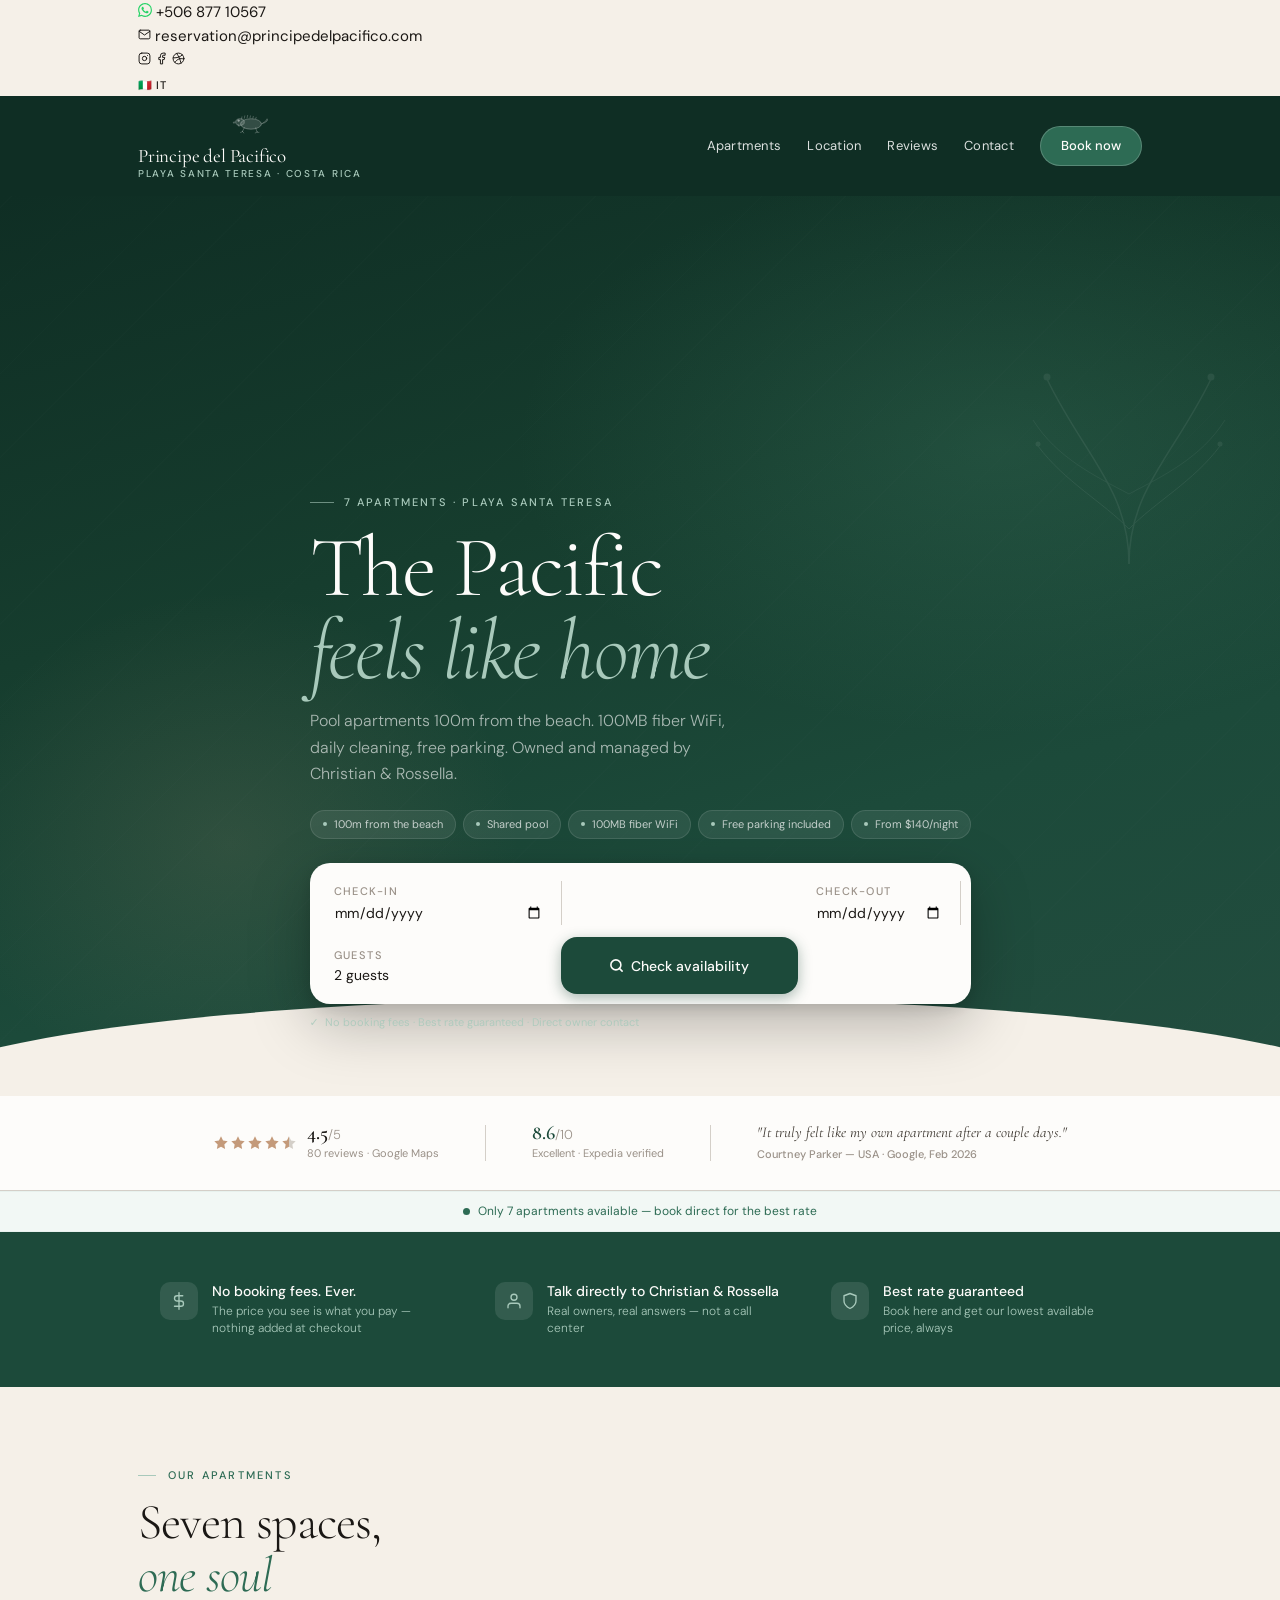
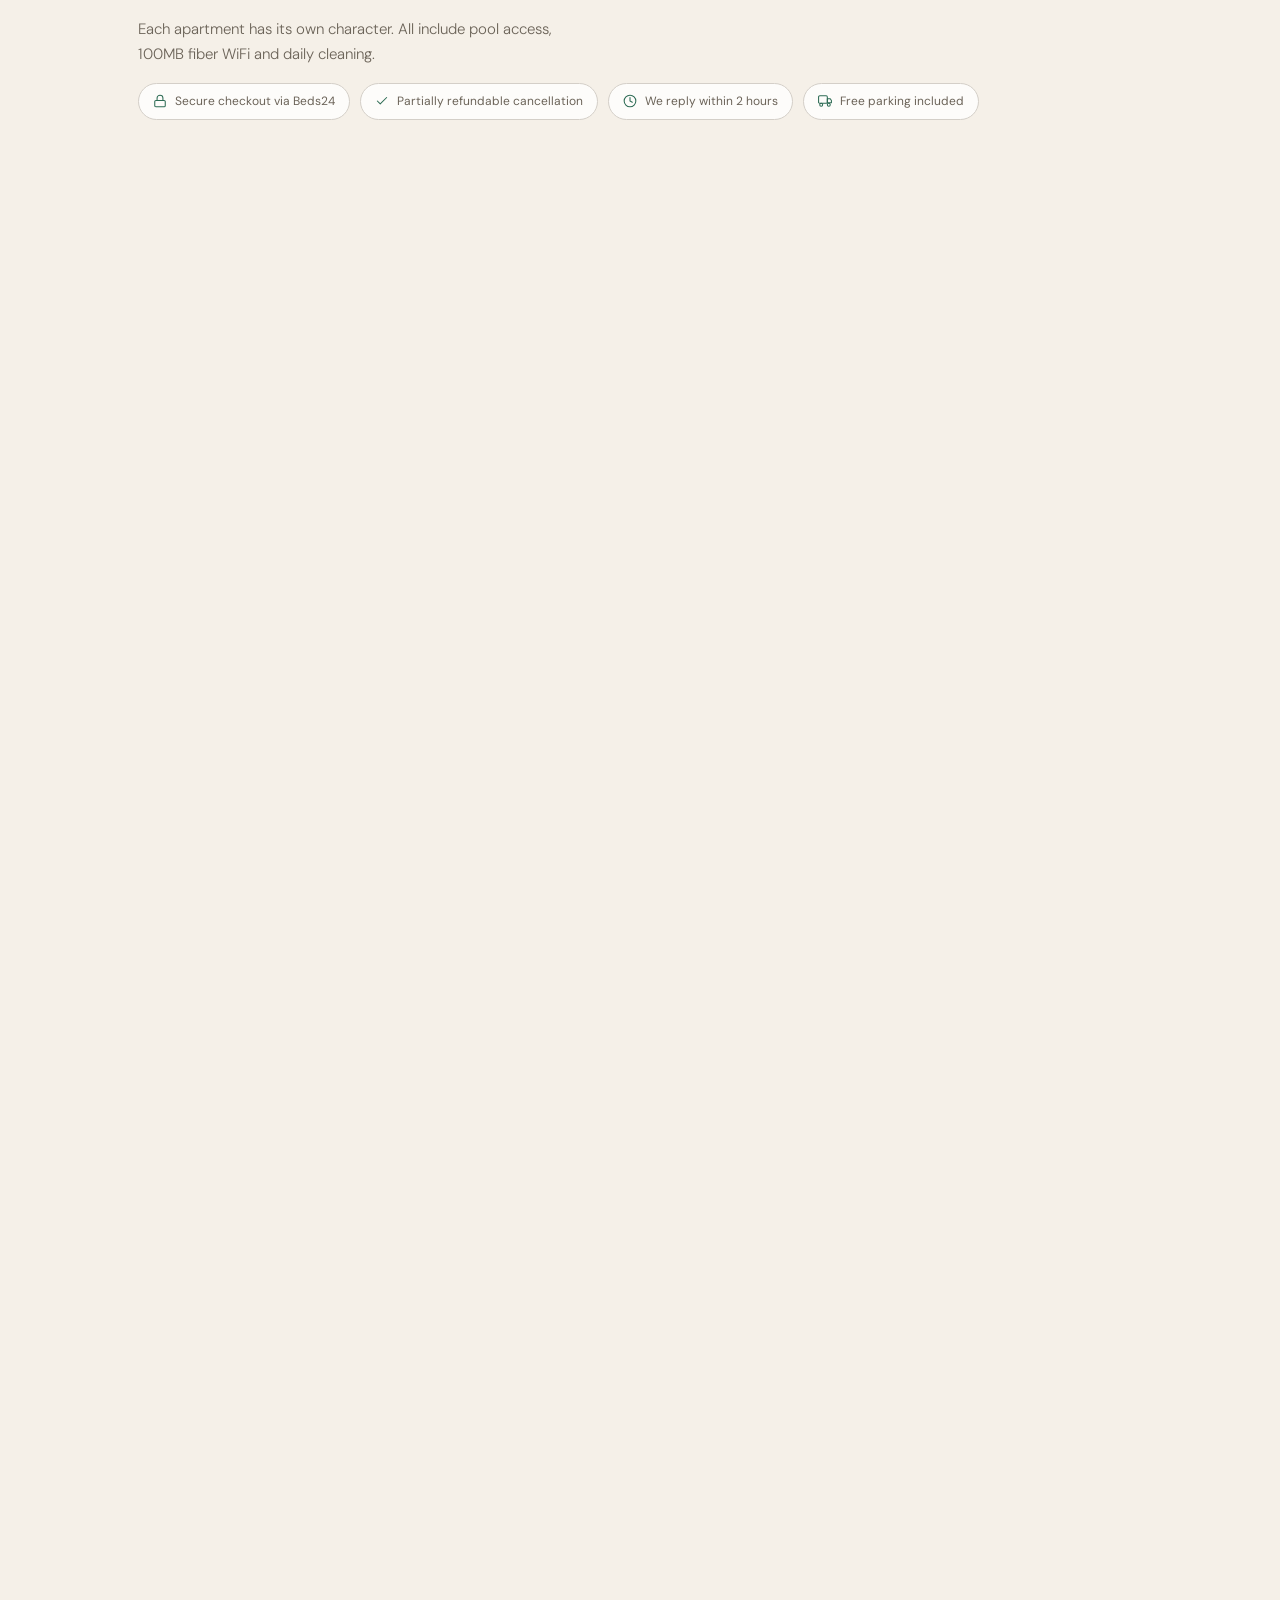
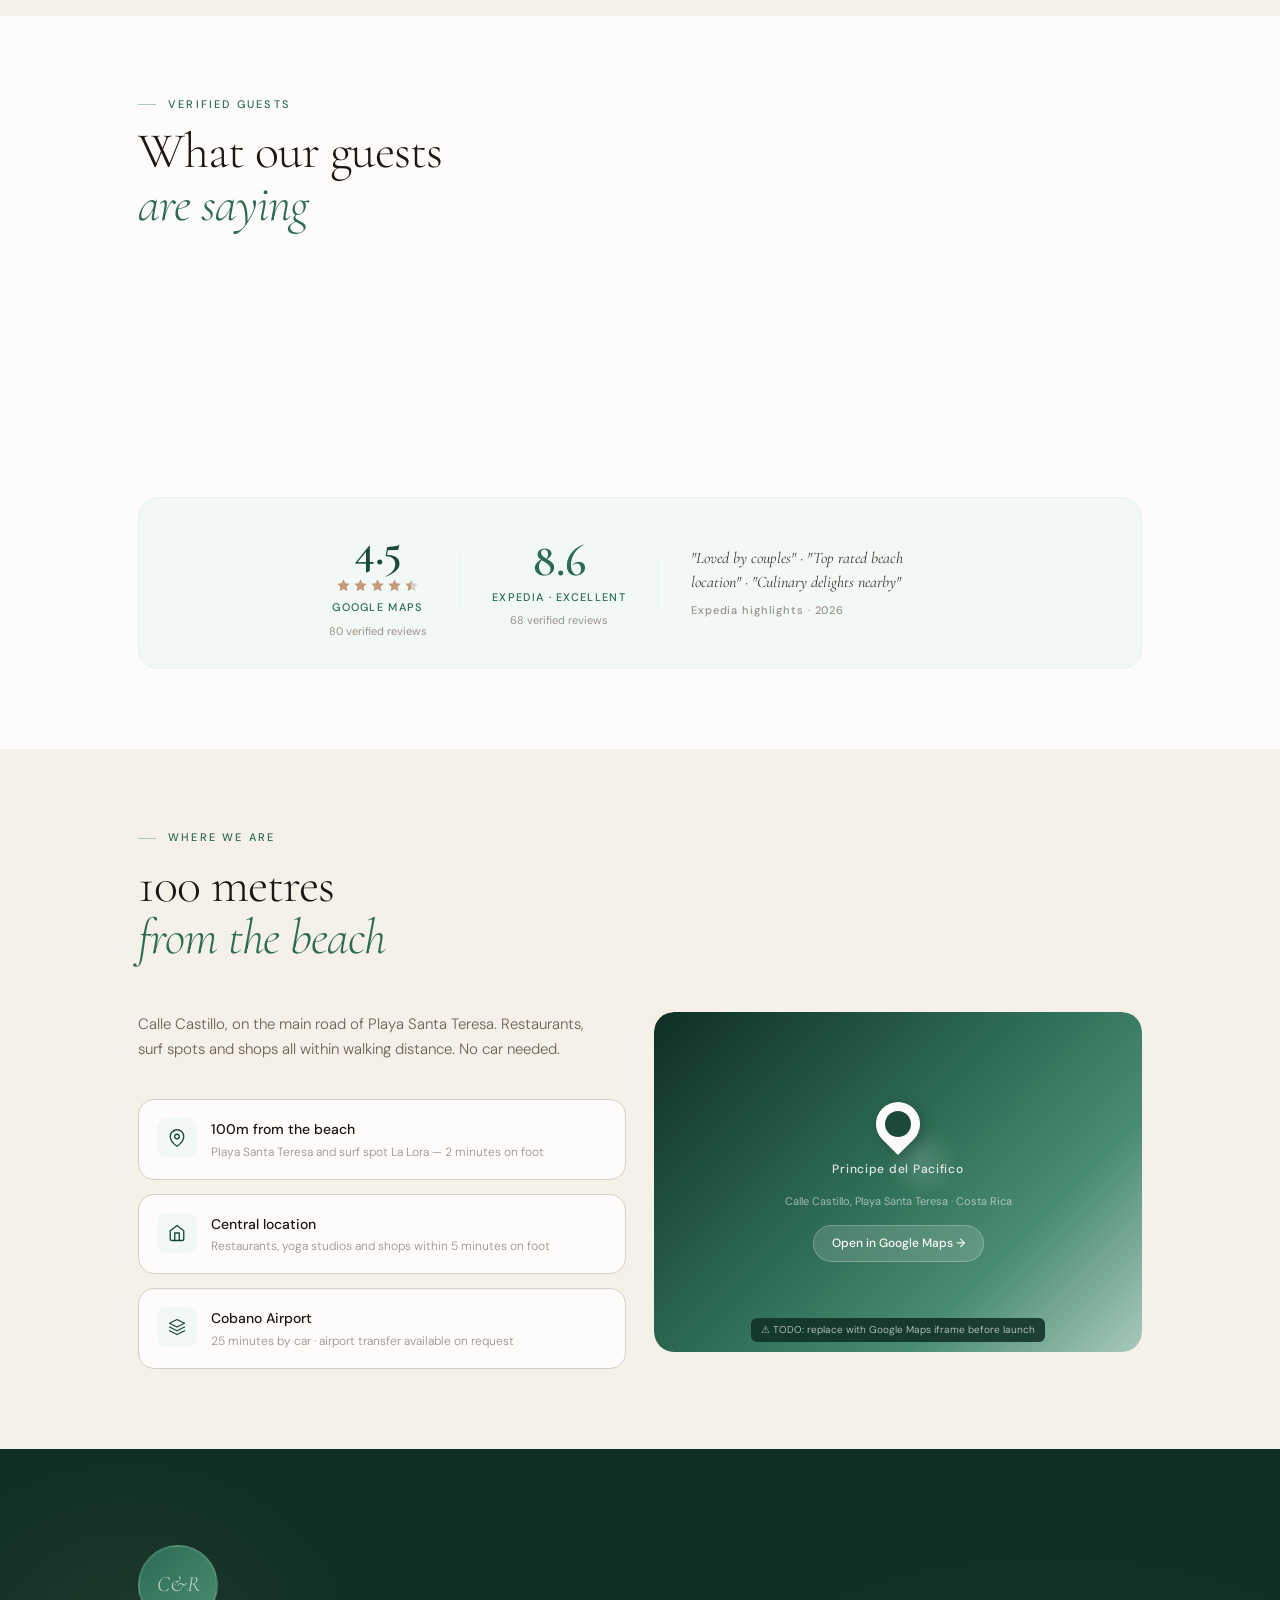
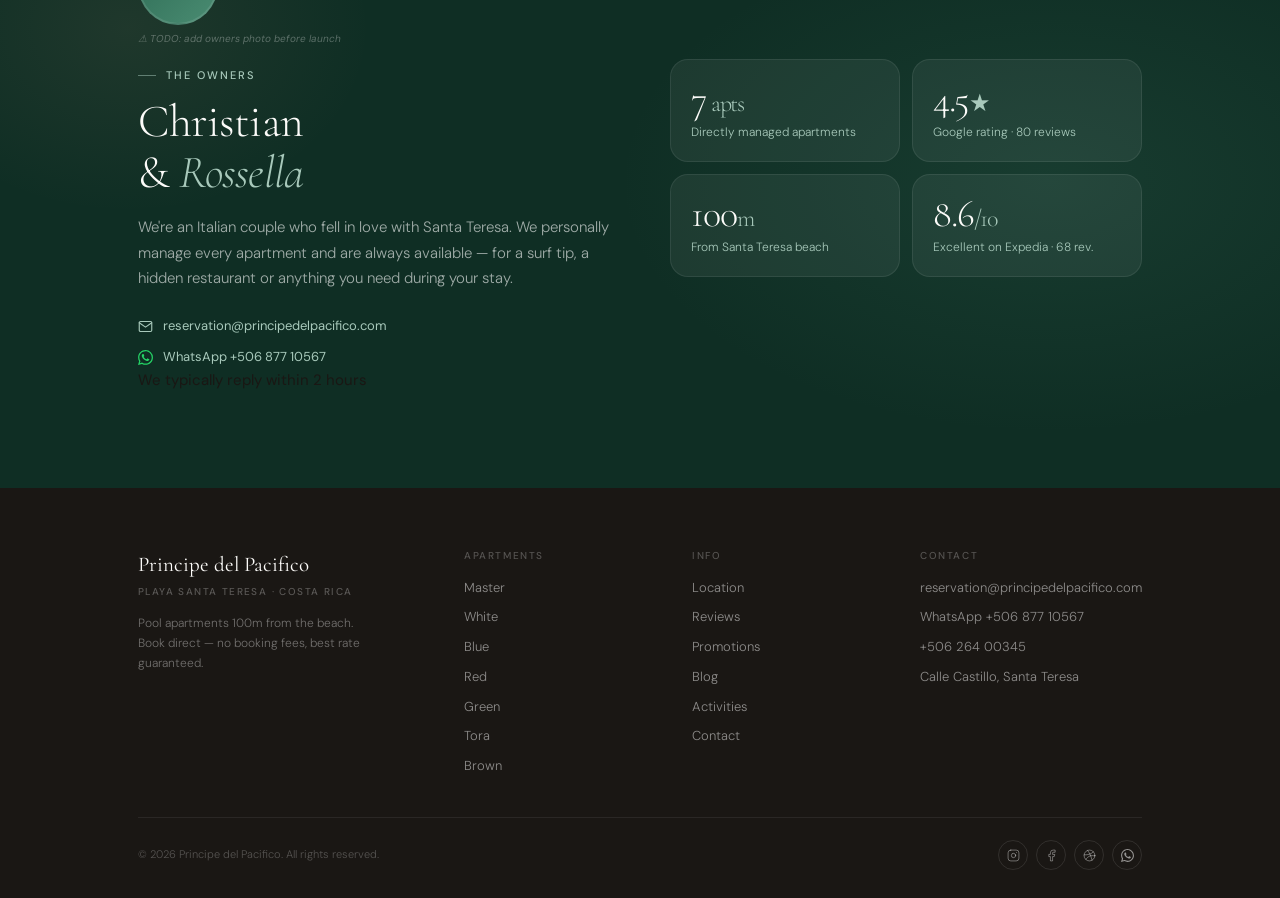
<file: index.html>
<!DOCTYPE html>
<html lang="en">
<head>
<meta charset="UTF-8">
<meta name="viewport" content="width=device-width, initial-scale=1.0">
<title>Principe del Pacifico — Apartments in Playa Santa Teresa, Costa Rica</title>
<meta name="description" content="Beautiful apartments 100m from the<!DOCTYPE html>
<html lang="en">
<head>
<meta charset="UTF-8">
<meta name="viewport" content="width=device-width, initial-scale=1.0">
<title>Principe del Pacifico — Playa Santa Teresa, Costa Rica</title>
<meta name="description" content="Pool apartments 100m from the beach in Playa Santa Teresa, Costa Rica. Book direct — no fees, best rate guaranteed.">
<link rel="alternate" hreflang="en" href="https://www.principedelpacifico.com/en/">
<link rel="alternate" hreflang="it" href="https://www.principedelpacifico.com/it/">
<link rel="alternate" hreflang="x-default" href="https://www.principedelpacifico.com/en/">
<meta http-equiv="refresh" content="0; url=en/index.html">
<style>
  body { font-family: sans-serif; background: #0F2E24; color: #A8C9BB; display: flex; align-items: center; justify-content: center; min-height: 100vh; margin: 0; flex-direction: column; gap: 16px; text-align: center; }
  a { color: #A8C9BB; font-size: 14px; }
</style>
</head>
<body>
  <p>Redirecting to <a href="en/index.html">English site</a>...</p>
  <p><a href="it/index.html">Versione italiana →</a></p>
  <script>
    // Detect browser language — redirect to IT if Italian
    const lang = navigator.language?.toLowerCase() || '';
    if (lang.startsWith('it')) {
      window.location.replace('it/index.html');
    } else {
      window.location.replace('en/index.html');
    }
  </script>
</body>
</html>
 beach in Playa Santa Teresa, Costa Rica. Pool, fiber optic WiFi, daily cleaning. Book direct and save $15–24/night vs Expedia.">
<link rel="preconnect" href="https://fonts.googleapis.com">
<link rel="preconnect" href="https://fonts.gstatic.com" crossorigin>
<link href="https://fonts.googleapis.com/css2?family=Cormorant+Garamond:ital,wght@0,300;0,400;0,600;1,300;1,400&family=DM+Sans:opsz,wght@9..40,300;9..40,400;9..40,500&display=swap" rel="stylesheet">
<link rel="stylesheet" href="css/tokens.css">
<link rel="stylesheet" href="css/base.css">
<link rel="stylesheet" href="css/header.css">
<link rel="stylesheet" href="css/hero.css">
<link rel="stylesheet" href="css/sections.css">
<link rel="stylesheet" href="css/cards.css">
<link rel="stylesheet" href="css/footer.css">
</head>
<body>

<!-- ═══ MOBILE MENU DRAWER ═══ -->
<div class="mobile-menu" id="mmenu" aria-hidden="true" role="dialog" aria-label="Navigazione principale">
  <a href="#apts" class="nm" onclick="closeMobile()">Appartamenti</a>
  <a href="#loc" class="nm" onclick="closeMobile()">Posizione</a>
  <a href="#rev" class="nm" onclick="closeMobile()">Recensioni</a>
  <a href="#owners" class="nm" onclick="closeMobile()">Contatti</a>
  <a href="#apts" class="nm ncta" onclick="closeMobile()">Prenota ora</a>
</div>

<!-- ═══ HEADER ═══ -->
<header class="hdr" id="hdr">
  <div class="wrap">
    <div class="hdr-inner">
      <a href="#top" class="logo">
        <span class="logo-main">Principe del Pacifico</span>
        <span class="logo-sub">Playa Santa Teresa · Costa Rica</span>
      </a>
      <nav class="nav" role="navigation" aria-label="Menu principale">
        <a href="#apts" class="nl">Appartamenti</a>
        <a href="#loc" class="nl">Posizione</a>
        <a href="#rev" class="nl">Recensioni</a>
        <a href="#owners" class="nl">Contatti</a>
        <a href="#apts" class="ncta">Prenota ora</a>
      </nav>
      <button class="hamburger" id="ham" aria-label="Apri menu" aria-expanded="false" onclick="toggleMobile()">
        <span></span><span></span><span></span>
      </button>
    </div>
  </div>
</header>

<!-- ═══ HERO ═══ -->
<section class="hero" id="top">
  <div class="hero-bg"></div>

  <!-- Botanical SVG decoration -->
  <svg class="hero-bot" viewBox="0 0 200 260" fill="none" aria-hidden="true">
    <path d="M100 260C100 185,54 150,18 75" stroke="white" stroke-width="1.5"/>
    <path d="M100 260C100 185,146 150,182 75" stroke="white" stroke-width="1.5"/>
    <path d="M100 225C74 198,36 178,9 142" stroke="white" stroke-width="1"/>
    <path d="M100 225C126 198,164 178,191 142" stroke="white" stroke-width="1"/>
    <path d="M100 190C66 172,28 154,4 116" stroke="white" stroke-width=".8"/>
    <path d="M100 190C134 172,172 154,196 116" stroke="white" stroke-width=".8"/>
    <circle cx="18" cy="73" r="3.5" fill="white"/>
    <circle cx="182" cy="73" r="3.5" fill="white"/>
    <circle cx="9" cy="140" r="2.5" fill="white"/>
    <circle cx="191" cy="140" r="2.5" fill="white"/>
  </svg>

  <div class="hero-shape"></div>

  <div class="wrap">
    <div class="hero-content" id="top-anchor">
      <div class="eyebrow">7 appartamenti · Playa Santa Teresa</div>

      <h1 class="h1">Il Pacifico<br><em>è casa tua</em></h1>

      <p class="hdesc">
        Appartamenti con piscina a 100m dalla spiaggia.
        Fibra 100MB, pulizia giornaliera, parcheggio gratuito.
        Gestiti da Christian e Rossella.
      </p>

      <div class="pills" role="list">
        <span class="pill" role="listitem"><span class="pill-dot"></span>100m dalla spiaggia</span>
        <span class="pill" role="listitem"><span class="pill-dot"></span>Piscina condivisa</span>
        <span class="pill" role="listitem"><span class="pill-dot"></span>Fibra 100MB</span>
        <span class="pill" role="listitem"><span class="pill-dot"></span>Parcheggio gratuito</span>
        <span class="pill" role="listitem"><span class="pill-dot"></span>Da $140/notte</span>
      </div>

      <!-- Search Widget -->
      <div class="sw-wrap">
        <form class="sw" id="sf" onsubmit="handleSearch(event)" novalidate>
          <div class="sf" id="sf-ci">
            <label class="slabel" for="ci">Check-in</label>
            <input class="sinput" id="ci" type="date" aria-label="Data check-in">
          </div>
          <div class="sf-sep" aria-hidden="true"></div>
          <div class="sf" id="sf-co">
            <label class="slabel" for="co">Check-out</label>
            <input class="sinput" id="co" type="date" aria-label="Data check-out">
          </div>
          <div class="sf-sep" aria-hidden="true"></div>
          <div class="sf">
            <label class="slabel" for="gu">Ospiti</label>
            <select class="sinput" id="gu" aria-label="Numero ospiti">
              <option value="1">1 ospite</option>
              <option value="2" selected>2 ospiti</option>
              <option value="3">3 ospiti</option>
              <option value="4">4 ospiti</option>
              <option value="5">5 ospiti</option>
            </select>
          </div>
          <button type="submit" class="sbtn" aria-label="Cerca disponibilità">
            <svg width="15" height="15" viewBox="0 0 24 24" fill="none" stroke="currentColor" stroke-width="2.5" stroke-linecap="round" stroke-linejoin="round" aria-hidden="true">
              <circle cx="11" cy="11" r="8"/><path d="m21 21-4.35-4.35"/>
            </svg>
            Cerca
          </button>
        </form>
        <p class="snote">✓ Prenota diretto — $15–24/notte meno di Expedia</p>
      </div>

    </div>
  </div>
</section>

<!-- ═══ TRUST BAR ═══ -->
<!-- SVG defs for half-star gradient (used by all star components on page) -->
<svg width="0" height="0" style="position:absolute;overflow:hidden" aria-hidden="true">
  <defs>
    <linearGradient id="half-grad" x1="0" x2="1" y1="0" y2="0">
      <stop offset="50%" stop-color="#C49A7A"/>
      <stop offset="50%" stop-color="#D4CFC8"/>
    </linearGradient>
  </defs>
</svg>

<div class="trust-sec" role="region" aria-label="Valutazioni ospiti">
  <div class="wrap">
    <div class="trust-in">

      <div class="ti">
        <div class="t-stars" aria-label="4.5 stelle su 5">
          <!-- 4 full stars + 1 half star -->
          <svg class="t-star" viewBox="0 0 24 24" aria-hidden="true"><polygon class="star-full" points="12,2 15.09,8.26 22,9.27 17,14.14 18.18,21.02 12,17.77 5.82,21.02 7,14.14 2,9.27 8.91,8.26"/></svg>
          <svg class="t-star" viewBox="0 0 24 24" aria-hidden="true"><polygon class="star-full" points="12,2 15.09,8.26 22,9.27 17,14.14 18.18,21.02 12,17.77 5.82,21.02 7,14.14 2,9.27 8.91,8.26"/></svg>
          <svg class="t-star" viewBox="0 0 24 24" aria-hidden="true"><polygon class="star-full" points="12,2 15.09,8.26 22,9.27 17,14.14 18.18,21.02 12,17.77 5.82,21.02 7,14.14 2,9.27 8.91,8.26"/></svg>
          <svg class="t-star" viewBox="0 0 24 24" aria-hidden="true"><polygon class="star-full" points="12,2 15.09,8.26 22,9.27 17,14.14 18.18,21.02 12,17.77 5.82,21.02 7,14.14 2,9.27 8.91,8.26"/></svg>
          <svg class="t-star" viewBox="0 0 24 24" aria-hidden="true"><polygon class="star-half" points="12,2 15.09,8.26 22,9.27 17,14.14 18.18,21.02 12,17.77 5.82,21.02 7,14.14 2,9.27 8.91,8.26"/></svg>
        </div>
        <div>
          <div class="t-score">4.5<span class="t-score-den">/5</span></div>
          <div class="t-lbl">80 recensioni · Google Maps</div>
        </div>
      </div>

      <div class="t-sep" aria-hidden="true"></div>

      <div class="ti">
        <div>
          <div class="t-score t-score-green">8.6<span class="t-score-den">/10</span></div>
          <div class="t-lbl">Excellent · 68 rec. Expedia</div>
        </div>
      </div>

      <div class="t-sep" aria-hidden="true"></div>

      <div class="ti t-quote-wrap">
        <blockquote>
          <p class="t-quote">"It truly felt like my own apartment after a couple days."</p>
          <footer class="t-auth">Courtney Parker — USA · Google, Feb 2026</footer>
        </blockquote>
      </div>

    </div>
  </div>
</div>

<!-- ═══ VALUE BAR ═══ -->
<div class="vbar" role="region" aria-label="Vantaggi prenotazione diretta">
  <div class="wrap">
    <div class="vgrid">

      <div class="vi">
        <div class="v-icon" aria-hidden="true">
          <svg width="18" height="18" viewBox="0 0 24 24" fill="none" stroke="currentColor" stroke-width="1.8" stroke-linecap="round" stroke-linejoin="round">
            <path d="M12 2L2 7l10 5 10-5-10-5z"/><path d="M2 17l10 5 10-5"/><path d="M2 12l10 5 10-5"/>
          </svg>
        </div>
        <div>
          <div class="v-title">Miglior prezzo garantito</div>
          <div class="v-sub">$15–24/notte meno di Expedia prenotando qui</div>
        </div>
      </div>

      <div class="vi">
        <div class="v-icon" aria-hidden="true">
          <svg width="18" height="18" viewBox="0 0 24 24" fill="none" stroke="currentColor" stroke-width="1.8" stroke-linecap="round" stroke-linejoin="round">
            <path d="M20 21v-2a4 4 0 0 0-4-4H8a4 4 0 0 0-4 4v2"/><circle cx="12" cy="7" r="4"/>
          </svg>
        </div>
        <div>
          <div class="v-title">Contatto diretto con i proprietari</div>
          <div class="v-sub">Christian e Rossella rispondono personalmente</div>
        </div>
      </div>

      <div class="vi">
        <div class="v-icon" aria-hidden="true">
          <svg width="18" height="18" viewBox="0 0 24 24" fill="none" stroke="currentColor" stroke-width="1.8" stroke-linecap="round" stroke-linejoin="round">
            <rect x="1" y="3" width="15" height="13" rx="2"/><path d="M16 8h5l2 3v4h-7V8z"/>
            <circle cx="5.5" cy="18.5" r="2.5"/><circle cx="18.5" cy="18.5" r="2.5"/>
          </svg>
        </div>
        <div>
          <div class="v-title">Parcheggio gratuito incluso</div>
          <div class="v-sub">Self-parking sicuro — raro nell'area di Santa Teresa</div>
        </div>
      </div>

    </div>
  </div>
</div>

<!-- ═══ APARTMENTS ═══ -->
<section class="sec" id="apts">
  <div class="wrap">
    <div class="sec-ey">I nostri appartamenti</div>
    <h2 class="sec-h2">Sette spazi,<br><em>un'unica anima</em></h2>
    <p class="sec-desc">Ogni appartamento ha carattere proprio. Tutti con piscina, fibra ottica e pulizia giornaliera.</p>
    <p class="sec-price-note">I prezzi mostrati sono indicativi. Inserisci le date per il prezzo esatto.</p>

    <div class="apt-grid">

      <!-- MASTER — featured (span 2) -->
      <article class="apt-card apt-featured" aria-label="Appartamento Master">
        <div class="apt-img">
          <!--
            TODO: Sostituire il gradiente con la foto reale prima del lancio.
            <img src="img/apt/master-1.jpg" alt="Master apartment — soggiorno e cucina open space" class="real-photo" loading="lazy">
          -->
          <div class="apt-img-inner bg-master">
            <div class="apt-lbg" aria-hidden="true">Master</div>
            <div class="apt-ov"></div>
          </div>
          <span class="apt-img-todo" aria-hidden="true">📷 Foto da aggiungere</span>
          <div class="apt-badge">
            <span class="badge badge-sand">Top di gamma</span>
          </div>
        </div>
        <div class="apt-body">
          <div>
            <h3 class="apt-name">Master</h3>
            <p class="apt-diff">Unico con 2 bagni · ingresso indipendente · duplex su 2 piani</p>
          </div>
          <p class="apt-specs">140 mq · 5 ospiti · 2 bagni · Secondo piano<br>1 King + 2 Queen · Grande balcone privato</p>
          <div class="apt-foot">
            <div class="apt-price-wrap">
              <span class="apt-pfrom">da</span>
              <div class="apt-price">$240<span class="apt-per">/notte</span></div>
            </div>
            <a href="pages/master.html" class="apt-link">
              Vedi appartamento
              <svg width="13" height="13" viewBox="0 0 24 24" fill="none" stroke="currentColor" stroke-width="2.5" stroke-linecap="round" stroke-linejoin="round" aria-hidden="true"><path d="M5 12h14M12 5l7 7-7 7"/></svg>
            </a>
          </div>
        </div>
      </article>

      <!-- WHITE -->
      <article class="apt-card" aria-label="Appartamento White">
        <div class="apt-img">
          <!-- TODO: <img src="img/apt/white-1.jpg" alt="White apartment — patio con vista piscina" class="real-photo" loading="lazy"> -->
          <div class="apt-img-inner bg-white-apt">
            <div class="apt-lbg" aria-hidden="true">White</div>
            <div class="apt-ov"></div>
          </div>
          <span class="apt-img-todo" aria-hidden="true">📷 Foto da aggiungere</span>
        </div>
        <div class="apt-body">
          <div>
            <h3 class="apt-name">White</h3>
            <p class="apt-diff">Piano terra · davanti alla piscina · senza scale</p>
          </div>
          <p class="apt-specs">60 mq · 4 ospiti · 1 bagno<br>1 King + 2 Twin · Patio privato</p>
          <div class="apt-foot">
            <div class="apt-price-wrap">
              <span class="apt-pfrom">da</span>
              <div class="apt-price">$220<span class="apt-per">/notte</span></div>
            </div>
            <a href="pages/white.html" class="apt-link">Vedi <svg width="13" height="13" viewBox="0 0 24 24" fill="none" stroke="currentColor" stroke-width="2.5" stroke-linecap="round" stroke-linejoin="round" aria-hidden="true"><path d="M5 12h14M12 5l7 7-7 7"/></svg></a>
          </div>
        </div>
      </article>

      <!-- BLUE -->
      <article class="apt-card" aria-label="Appartamento Blue — accessibile">
        <div class="apt-img">
          <!-- TODO: <img src="img/apt/blue-1.jpg" alt="Blue studio — camera con letto king size" class="real-photo" loading="lazy"> -->
          <div class="apt-img-inner bg-blue">
            <div class="apt-lbg" aria-hidden="true">Blue</div>
            <div class="apt-ov"></div>
          </div>
          <span class="apt-img-todo" aria-hidden="true">📷 Foto da aggiungere</span>
          <div class="apt-badge">
            <span class="badge badge-forest">Accessibile</span>
          </div>
        </div>
        <div class="apt-body">
          <div>
            <h3 class="apt-name">Blue</h3>
            <p class="apt-diff">Unico accessibile · doccia accessibile · porte larghe</p>
          </div>
          <p class="apt-specs">30 mq · 3 ospiti · 1 bagno<br>1 King + 1 Twin · Patio privato</p>
          <div class="apt-foot">
            <div class="apt-price-wrap">
              <span class="apt-pfrom">da</span>
              <div class="apt-price">$140<span class="apt-per">/notte</span></div>
            </div>
            <a href="pages/blue.html" class="apt-link">Vedi <svg width="13" height="13" viewBox="0 0 24 24" fill="none" stroke="currentColor" stroke-width="2.5" stroke-linecap="round" stroke-linejoin="round" aria-hidden="true"><path d="M5 12h14M12 5l7 7-7 7"/></svg></a>
          </div>
        </div>
      </article>

      <!-- RED -->
      <article class="apt-card" aria-label="Appartamento Red — remote work">
        <div class="apt-img">
          <!-- TODO: <img src="img/apt/red-1.jpg" alt="Red duplex — living con scrivania remote work" class="real-photo" loading="lazy"> -->
          <div class="apt-img-inner bg-red">
            <div class="apt-lbg" aria-hidden="true">Red</div>
            <div class="apt-ov"></div>
          </div>
          <span class="apt-img-todo" aria-hidden="true">📷 Foto da aggiungere</span>
          <div class="apt-badge">
            <span class="badge badge-earth">Remote work</span>
          </div>
        </div>
        <div class="apt-body">
          <div>
            <h3 class="apt-name">Red</h3>
            <p class="apt-diff">Scrivania dedicata · duplex con soppalco · balcone</p>
          </div>
          <p class="apt-specs">45 mq · 3 ospiti · 1 bagno<br>1 Queen + 1 Twin · Balcone privato</p>
          <div class="apt-foot">
            <div class="apt-price-wrap">
              <span class="apt-pfrom">da</span>
              <div class="apt-price">$160<span class="apt-per">/notte</span></div>
            </div>
            <a href="pages/red.html" class="apt-link">Vedi <svg width="13" height="13" viewBox="0 0 24 24" fill="none" stroke="currentColor" stroke-width="2.5" stroke-linecap="round" stroke-linejoin="round" aria-hidden="true"><path d="M5 12h14M12 5l7 7-7 7"/></svg></a>
          </div>
        </div>
      </article>

      <!-- GREEN -->
      <article class="apt-card" aria-label="Appartamento Green">
        <div class="apt-img">
          <!-- TODO: <img src="img/apt/green-1.jpg" alt="Green loft — zona giorno con soppalco" class="real-photo" loading="lazy"> -->
          <div class="apt-img-inner bg-green">
            <div class="apt-lbg" aria-hidden="true">Green</div>
            <div class="apt-ov"></div>
          </div>
          <span class="apt-img-todo" aria-hidden="true">📷 Foto da aggiungere</span>
        </div>
        <div class="apt-body">
          <div>
            <h3 class="apt-name">Green</h3>
            <p class="apt-diff">Loft duplex con soppalco · vista piscina · 4 ospiti</p>
          </div>
          <p class="apt-specs">45 mq · 4 ospiti · 1 bagno<br>1 Queen + 2 Twin · Balcone privato</p>
          <div class="apt-foot">
            <div class="apt-price-wrap">
              <span class="apt-pfrom">da</span>
              <div class="apt-price">$190<span class="apt-per">/notte</span></div>
            </div>
            <a href="pages/green.html" class="apt-link">Vedi <svg width="13" height="13" viewBox="0 0 24 24" fill="none" stroke="currentColor" stroke-width="2.5" stroke-linecap="round" stroke-linejoin="round" aria-hidden="true"><path d="M5 12h14M12 5l7 7-7 7"/></svg></a>
          </div>
        </div>
      </article>

      <!-- TORA -->
      <article class="apt-card" aria-label="Appartamento Tora">
        <div class="apt-img">
          <!-- TODO: <img src="img/apt/tora-1.jpg" alt="Tora studio — struttura separata con patio" class="real-photo" loading="lazy"> -->
          <div class="apt-img-inner bg-tora">
            <div class="apt-lbg" aria-hidden="true">Tora</div>
            <div class="apt-ov"></div>
          </div>
          <span class="apt-img-todo" aria-hidden="true">📷 Foto da aggiungere</span>
        </div>
        <div class="apt-body">
          <div>
            <h3 class="apt-name">Tora</h3>
            <p class="apt-diff">Struttura separata · privacy totale · piccolo patio</p>
          </div>
          <p class="apt-specs">25 mq · 3 ospiti · 1 bagno<br>1 King + 1 Twin · Struttura indipendente</p>
          <div class="apt-foot">
            <div class="apt-price-wrap">
              <span class="apt-pfrom">da</span>
              <div class="apt-price">$160<span class="apt-per">/notte</span></div>
            </div>
            <a href="pages/tora.html" class="apt-link">Vedi <svg width="13" height="13" viewBox="0 0 24 24" fill="none" stroke="currentColor" stroke-width="2.5" stroke-linecap="round" stroke-linejoin="round" aria-hidden="true"><path d="M5 12h14M12 5l7 7-7 7"/></svg></a>
          </div>
        </div>
      </article>

      <!-- BROWN -->
      <article class="apt-card" aria-label="Appartamento Brown">
        <div class="apt-img">
          <!-- TODO: <img src="img/apt/brown-1.jpg" alt="Brown apartment — giardino privato" class="real-photo" loading="lazy"> -->
          <div class="apt-img-inner bg-brown">
            <div class="apt-lbg" aria-hidden="true">Brown</div>
            <div class="apt-ov"></div>
          </div>
          <span class="apt-img-todo" aria-hidden="true">📷 Foto da aggiungere</span>
        </div>
        <div class="apt-body">
          <div>
            <h3 class="apt-name">Brown</h3>
            <p class="apt-diff">Giardino privato · ingresso sul retro · piano terra</p>
          </div>
          <p class="apt-specs">40 mq · 3 ospiti · 1 bagno<br>1 King + 1 Twin · Giardino privato</p>
          <div class="apt-foot">
            <div class="apt-price-wrap">
              <span class="apt-pfrom">da</span>
              <div class="apt-price">$150<span class="apt-per">/notte</span></div>
            </div>
            <a href="pages/brown.html" class="apt-link">Vedi <svg width="13" height="13" viewBox="0 0 24 24" fill="none" stroke="currentColor" stroke-width="2.5" stroke-linecap="round" stroke-linejoin="round" aria-hidden="true"><path d="M5 12h14M12 5l7 7-7 7"/></svg></a>
          </div>
        </div>
      </article>

    </div>
  </div>
</section>

<!-- ═══ REVIEWS ═══ -->
<section class="sec sec-alt" id="rev">
  <div class="wrap">
    <div class="sec-ey">Ospiti verificati</div>
    <h2 class="sec-h2">Quello che dicono<br><em>i nostri ospiti</em></h2>

    <div class="rev-grid">

      <article class="rev-card">
        <div class="rev-stars-row" aria-label="5 stelle su 5">
          <svg class="rev-star" viewBox="0 0 24 24" aria-hidden="true"><polygon class="star-full" points="12,2 15.09,8.26 22,9.27 17,14.14 18.18,21.02 12,17.77 5.82,21.02 7,14.14 2,9.27 8.91,8.26"/></svg>
          <svg class="rev-star" viewBox="0 0 24 24" aria-hidden="true"><polygon class="star-full" points="12,2 15.09,8.26 22,9.27 17,14.14 18.18,21.02 12,17.77 5.82,21.02 7,14.14 2,9.27 8.91,8.26"/></svg>
          <svg class="rev-star" viewBox="0 0 24 24" aria-hidden="true"><polygon class="star-full" points="12,2 15.09,8.26 22,9.27 17,14.14 18.18,21.02 12,17.77 5.82,21.02 7,14.14 2,9.27 8.91,8.26"/></svg>
          <svg class="rev-star" viewBox="0 0 24 24" aria-hidden="true"><polygon class="star-full" points="12,2 15.09,8.26 22,9.27 17,14.14 18.18,21.02 12,17.77 5.82,21.02 7,14.14 2,9.27 8.91,8.26"/></svg>
          <svg class="rev-star" viewBox="0 0 24 24" aria-hidden="true"><polygon class="star-full" points="12,2 15.09,8.26 22,9.27 17,14.14 18.18,21.02 12,17.77 5.82,21.02 7,14.14 2,9.27 8.91,8.26"/></svg>
        </div>
        <blockquote class="rev-text">"The owners were super helpful and responsive. It truly felt like my own apartment after a couple days."</blockquote>
        <div class="rev-foot">
          <div><div class="rev-name">Courtney Parker</div><div class="rev-meta">Solo · 2 settimane · Feb 2026</div></div>
          <span class="rev-src">Google</span>
        </div>
      </article>

      <article class="rev-card">
        <div class="rev-stars-row" aria-label="5 stelle su 5">
          <svg class="rev-star" viewBox="0 0 24 24" aria-hidden="true"><polygon class="star-full" points="12,2 15.09,8.26 22,9.27 17,14.14 18.18,21.02 12,17.77 5.82,21.02 7,14.14 2,9.27 8.91,8.26"/></svg>
          <svg class="rev-star" viewBox="0 0 24 24" aria-hidden="true"><polygon class="star-full" points="12,2 15.09,8.26 22,9.27 17,14.14 18.18,21.02 12,17.77 5.82,21.02 7,14.14 2,9.27 8.91,8.26"/></svg>
          <svg class="rev-star" viewBox="0 0 24 24" aria-hidden="true"><polygon class="star-full" points="12,2 15.09,8.26 22,9.27 17,14.14 18.18,21.02 12,17.77 5.82,21.02 7,14.14 2,9.27 8.91,8.26"/></svg>
          <svg class="rev-star" viewBox="0 0 24 24" aria-hidden="true"><polygon class="star-full" points="12,2 15.09,8.26 22,9.27 17,14.14 18.18,21.02 12,17.77 5.82,21.02 7,14.14 2,9.27 8.91,8.26"/></svg>
          <svg class="rev-star" viewBox="0 0 24 24" aria-hidden="true"><polygon class="star-full" points="12,2 15.09,8.26 22,9.27 17,14.14 18.18,21.02 12,17.77 5.82,21.02 7,14.14 2,9.27 8.91,8.26"/></svg>
        </div>
        <blockquote class="rev-text">"Christian helped us feeling welcome and at home. He knows Santa Teresa very well — ask him for some hidden gems!"</blockquote>
        <div class="rev-foot">
          <div><div class="rev-name">Koray</div><div class="rev-meta">Coppia · Gen 2026</div></div>
          <span class="rev-src">Google</span>
        </div>
      </article>

      <article class="rev-card">
        <div class="rev-stars-row" aria-label="5 stelle su 5">
          <svg class="rev-star" viewBox="0 0 24 24" aria-hidden="true"><polygon class="star-full" points="12,2 15.09,8.26 22,9.27 17,14.14 18.18,21.02 12,17.77 5.82,21.02 7,14.14 2,9.27 8.91,8.26"/></svg>
          <svg class="rev-star" viewBox="0 0 24 24" aria-hidden="true"><polygon class="star-full" points="12,2 15.09,8.26 22,9.27 17,14.14 18.18,21.02 12,17.77 5.82,21.02 7,14.14 2,9.27 8.91,8.26"/></svg>
          <svg class="rev-star" viewBox="0 0 24 24" aria-hidden="true"><polygon class="star-full" points="12,2 15.09,8.26 22,9.27 17,14.14 18.18,21.02 12,17.77 5.82,21.02 7,14.14 2,9.27 8.91,8.26"/></svg>
          <svg class="rev-star" viewBox="0 0 24 24" aria-hidden="true"><polygon class="star-full" points="12,2 15.09,8.26 22,9.27 17,14.14 18.18,21.02 12,17.77 5.82,21.02 7,14.14 2,9.27 8.91,8.26"/></svg>
          <svg class="rev-star" viewBox="0 0 24 24" aria-hidden="true"><polygon class="star-full" points="12,2 15.09,8.26 22,9.27 17,14.14 18.18,21.02 12,17.77 5.82,21.02 7,14.14 2,9.27 8.91,8.26"/></svg>
        </div>
        <blockquote class="rev-text">"We moved from another hotel — best decision. Rossella helped us check-in early. Christian was always around."</blockquote>
        <div class="rev-foot">
          <div><div class="rev-name">Joy</div><div class="rev-meta">Gen 2026</div></div>
          <span class="rev-src">Google</span>
        </div>
      </article>

    </div>

    <div class="rating-row" role="region" aria-label="Riepilogo valutazioni">
      <div class="rating-it">
        <div class="rating-big">4.5</div>
        <div class="rating-stars-svg" aria-hidden="true">
          <svg width="16" height="16" viewBox="0 0 24 24"><polygon class="star-full" points="12,2 15.09,8.26 22,9.27 17,14.14 18.18,21.02 12,17.77 5.82,21.02 7,14.14 2,9.27 8.91,8.26"/></svg>
          <svg width="16" height="16" viewBox="0 0 24 24"><polygon class="star-full" points="12,2 15.09,8.26 22,9.27 17,14.14 18.18,21.02 12,17.77 5.82,21.02 7,14.14 2,9.27 8.91,8.26"/></svg>
          <svg width="16" height="16" viewBox="0 0 24 24"><polygon class="star-full" points="12,2 15.09,8.26 22,9.27 17,14.14 18.18,21.02 12,17.77 5.82,21.02 7,14.14 2,9.27 8.91,8.26"/></svg>
          <svg width="16" height="16" viewBox="0 0 24 24"><polygon class="star-full" points="12,2 15.09,8.26 22,9.27 17,14.14 18.18,21.02 12,17.77 5.82,21.02 7,14.14 2,9.27 8.91,8.26"/></svg>
          <svg width="16" height="16" viewBox="0 0 24 24"><polygon class="star-half" points="12,2 15.09,8.26 22,9.27 17,14.14 18.18,21.02 12,17.77 5.82,21.02 7,14.14 2,9.27 8.91,8.26"/></svg>
        </div>
        <div class="rating-plat">Google Maps</div>
        <div class="rating-cnt">80 recensioni verificate</div>
      </div>
      <div class="rating-sep" aria-hidden="true"></div>
      <div class="rating-it">
        <div class="rating-big rating-big-green">8.6</div>
        <div class="rating-plat">Expedia · Excellent</div>
        <div class="rating-cnt">68 recensioni verificate</div>
      </div>
      <div class="rating-sep" aria-hidden="true"></div>
      <div class="rating-highlights">
        <blockquote class="rating-quote">"Loved by couples" · "Top rated beach location" · "Culinary delights nearby"</blockquote>
        <p class="rating-source">Expedia highlights · Apr 2026</p>
      </div>
    </div>

  </div>
</section>

<!-- ═══ LOCATION ═══ -->
<section class="sec" id="loc">
  <div class="wrap">
    <div class="sec-ey">Dove siamo</div>
    <h2 class="sec-h2">A 100 metri<br><em>dalla spiaggia</em></h2>
    <div class="loc-grid">

      <div class="loc-facts">
        <p class="sec-desc" style="margin-bottom:24px;">
          Calle Castillo, sulla strada principale di Playa Santa Teresa.
          Ristoranti, surf spot e negozi a piedi. Auto non necessaria.
        </p>
        <div class="lf">
          <div class="lf-icon" aria-hidden="true">
            <svg width="18" height="18" viewBox="0 0 24 24" fill="none" stroke="currentColor" stroke-width="1.8" stroke-linecap="round" stroke-linejoin="round"><path d="M21 10c0 7-9 13-9 13s-9-6-9-13a9 9 0 0 1 18 0z"/><circle cx="12" cy="10" r="3"/></svg>
          </div>
          <div><div class="lf-title">100m dalla spiaggia</div><div class="lf-desc">Playa Santa Teresa e surf spot La Lora a 2 minuti a piedi</div></div>
        </div>
        <div class="lf">
          <div class="lf-icon" aria-hidden="true">
            <svg width="18" height="18" viewBox="0 0 24 24" fill="none" stroke="currentColor" stroke-width="1.8" stroke-linecap="round" stroke-linejoin="round"><path d="M3 9l9-7 9 7v11a2 2 0 0 1-2 2H5a2 2 0 0 1-2-2z"/><polyline points="9 22 9 12 15 12 15 22"/></svg>
          </div>
          <div><div class="lf-title">Posizione centrale</div><div class="lf-desc">Bar, ristoranti, yoga e negozi entro 5 minuti a piedi</div></div>
        </div>
        <div class="lf">
          <div class="lf-icon" aria-hidden="true">
            <svg width="18" height="18" viewBox="0 0 24 24" fill="none" stroke="currentColor" stroke-width="1.8" stroke-linecap="round" stroke-linejoin="round"><path d="M12 2L2 7l10 5 10-5-10-5z"/><path d="M2 17l10 5 10-5"/><path d="M2 12l10 5 10-5"/></svg>
          </div>
          <div><div class="lf-title">Aeroporto Tambor TMU</div><div class="lf-desc">56 minuti in auto · shuttle disponibile su richiesta</div></div>
        </div>
      </div>

      <div class="loc-map">
        <!--
          TODO PRODUZIONE — sostituire con iframe reale prima del lancio.

          OPZIONE A — con Google Maps API key:
          <iframe
            src="https://www.google.com/maps/embed/v1/place?key=TUA_API_KEY&q=Principe+del+Pacifico,Santa+Teresa,Costa+Rica&zoom=16"
            width="100%" height="340" style="border:0;border-radius:20px;"
            allowfullscreen loading="lazy" referrerpolicy="no-referrer-when-downgrade"
            title="Posizione Principe del Pacifico su Google Maps">
          </iframe>

          OPZIONE B — embed senza API key (funziona per embed statici):
          <iframe
            src="https://maps.google.com/maps?q=9.644347,-85.1696728&z=16&output=embed"
            width="100%" height="340" style="border:0;border-radius:20px;"
            allowfullscreen loading="lazy"
            title="Posizione Principe del Pacifico su Google Maps">
          </iframe>
        -->
        <div class="loc-map-fallback">
          <div class="loc-pin" aria-hidden="true"></div>
          <p class="loc-lbl">Principe del Pacifico</p>
          <p class="loc-lbl-sub">Calle Castillo, Playa Santa Teresa · Costa Rica</p>
          <a href="https://www.google.com/maps/place/Principe+del+Pacifico/@9.644347,-85.1696728,17z"
             target="_blank" rel="noopener noreferrer" class="loc-map-open">
            Apri in Google Maps →
          </a>
          <span class="loc-map-todo">⚠️ TODO: sostituire con iframe Google Maps</span>
        </div>
      </div>

    </div>
  </div>
</section>

<!-- ═══ OWNERS ═══ -->
<section class="owners" id="owners">
  <div class="wrap">
    <div class="owners-in">

      <div class="owners-left">
        <div class="o-avatar-wrap">
          <!--
            TODO: Aggiungere foto reale di Christian e Rossella prima del lancio.
            <img src="img/owners/christian-rossella.jpg"
                 alt="Christian e Rossella, proprietari di Principe del Pacifico"
                 class="o-avatar-img">
          -->
          <div class="o-avatar-placeholder" aria-hidden="true">C&R</div>
          <p class="o-photo-todo">⚠️ TODO: aggiungere foto dei proprietari</p>
        </div>

        <div class="o-ey">I proprietari</div>
        <h2 class="o-h2">Christian<br>e <em>Rossella</em></h2>
        <p class="o-text">
          Siamo una coppia italiana innamorata di Santa Teresa.
          Gestiamo personalmente ogni appartamento e siamo sempre
          disponibili — per un consiglio sul surf, un ristorante
          nascosto o qualsiasi necessità.
        </p>
        <address class="o-contacts">
          <a href="mailto:reservation@principedelpacifico.com" class="oc">
            <svg width="15" height="15" viewBox="0 0 24 24" fill="none" stroke="currentColor" stroke-width="1.8" stroke-linecap="round" stroke-linejoin="round" aria-hidden="true"><path d="M4 4h16c1.1 0 2 .9 2 2v12c0 1.1-.9 2-2 2H4c-1.1 0-2-.9-2-2V6c0-1.1.9-2 2-2z"/><polyline points="22,6 12,13 2,6"/></svg>
            reservation@principedelpacifico.com
          </a>
          <a href="tel:+50687710567" class="oc">
            <svg width="15" height="15" viewBox="0 0 24 24" fill="none" stroke="currentColor" stroke-width="1.8" stroke-linecap="round" stroke-linejoin="round" aria-hidden="true"><path d="M22 16.92v3a2 2 0 0 1-2.18 2 19.79 19.79 0 0 1-8.63-3.07A19.5 19.5 0 0 1 4.69 13a19.79 19.79 0 0 1-3.07-8.67A2 2 0 0 1 3.6 2.18h3a2 2 0 0 1 2 1.72c.127.96.361 1.903.7 2.81a2 2 0 0 1-.45 2.11L7.91 9.91a16 16 0 0 0 6 6l.92-.92a2 2 0 0 1 2.11-.45c.907.339 1.85.573 2.81.7A2 2 0 0 1 21.73 17z"/></svg>
            +506 877 10567
          </a>
        </address>
      </div>

      <div class="stats">
        <div class="stat"><div class="stat-n">7<em> apt</em></div><div class="stat-l">Appartamenti gestiti direttamente</div></div>
        <div class="stat"><div class="stat-n">4.5<em>★</em></div><div class="stat-l">Rating Google · 80 recensioni</div></div>
        <div class="stat"><div class="stat-n">100<em>m</em></div><div class="stat-l">Dalla spiaggia di Santa Teresa</div></div>
        <div class="stat"><div class="stat-n">8.6<em>/10</em></div><div class="stat-l">Excellent su Expedia · 68 rec.</div></div>
      </div>

    </div>
  </div>
</section>

<!-- ═══ FOOTER ═══ -->
<footer class="footer" role="contentinfo">
  <div class="wrap">
    <div class="fg">
      <div class="footer-brand">
        <span class="fb-name">Principe del Pacifico</span>
        <span class="fb-loc">Playa Santa Teresa · Costa Rica</span>
        <p class="fb-desc">Appartamenti con piscina a 100m dalla spiaggia. Prenotando direttamente hai il prezzo migliore garantito.</p>
      </div>
      <div>
        <div class="fc-title">Appartamenti</div>
        <nav class="fc-links" aria-label="Link appartamenti">
          <a href="pages/master.html" class="fcl">Master</a>
          <a href="pages/white.html" class="fcl">White</a>
          <a href="pages/blue.html" class="fcl">Blue</a>
          <a href="pages/red.html" class="fcl">Red</a>
          <a href="pages/green.html" class="fcl">Green</a>
          <a href="pages/tora.html" class="fcl">Tora</a>
          <a href="pages/brown.html" class="fcl">Brown</a>
        </nav>
      </div>
      <div>
        <div class="fc-title">Info</div>
        <nav class="fc-links" aria-label="Link info">
          <a href="#loc" class="fcl">Dove siamo</a>
          <a href="#rev" class="fcl">Recensioni</a>
          <a href="pages/promozioni.html" class="fcl">Promozioni</a>
          <a href="pages/blog.html" class="fcl">Blog</a>
          <a href="pages/attivita.html" class="fcl">Attività</a>
        </nav>
      </div>
      <div>
        <div class="fc-title">Contatti</div>
        <address class="fc-links">
          <a href="mailto:reservation@principedelpacifico.com" class="fcl">reservation@principedelpacifico.com</a>
          <a href="tel:+50687710567" class="fcl">+506 877 10567</a>
          <a href="tel:+50626400345" class="fcl">+506 264 00345</a>
          <a href="https://www.google.com/maps/place/Principe+del+Pacifico/@9.644347,-85.1696728,17z" target="_blank" rel="noopener noreferrer" class="fcl">Calle Castillo, Santa Teresa</a>
        </address>
      </div>
    </div>
    <div class="f-bot">
      <p class="f-copy">© 2026 Principe del Pacifico. Tutti i diritti riservati.</p>
      <div class="f-soc">
        <a href="https://www.instagram.com/principedelpacifico" target="_blank" rel="noopener noreferrer" class="fs" aria-label="Instagram">ig</a>
        <a href="https://www.facebook.com/principedelpacifico" target="_blank" rel="noopener noreferrer" class="fs" aria-label="Facebook">fb</a>
        <a href="https://www.tripadvisor.com/principedelpacifico" target="_blank" rel="noopener noreferrer" class="fs" aria-label="TripAdvisor">ta</a>
      </div>
    </div>
  </div>
</footer>

<!-- ═══ MOBILE STICKY CTA ═══ -->
<div class="mobile-cta-bar" id="mob-cta" role="region" aria-label="Prenota ora">
  <div class="mob-cta-left">
    <span class="mob-cta-label">Prenota direttamente</span>
    <span class="mob-cta-price">Da $140/notte</span>
  </div>
  <button class="mob-cta-btn" onclick="document.getElementById('apts').scrollIntoView({behavior:'smooth'})">
    Cerca disponibilità
  </button>
</div>

<script src="js/main.js"></script>
</body>
</html>
</file>
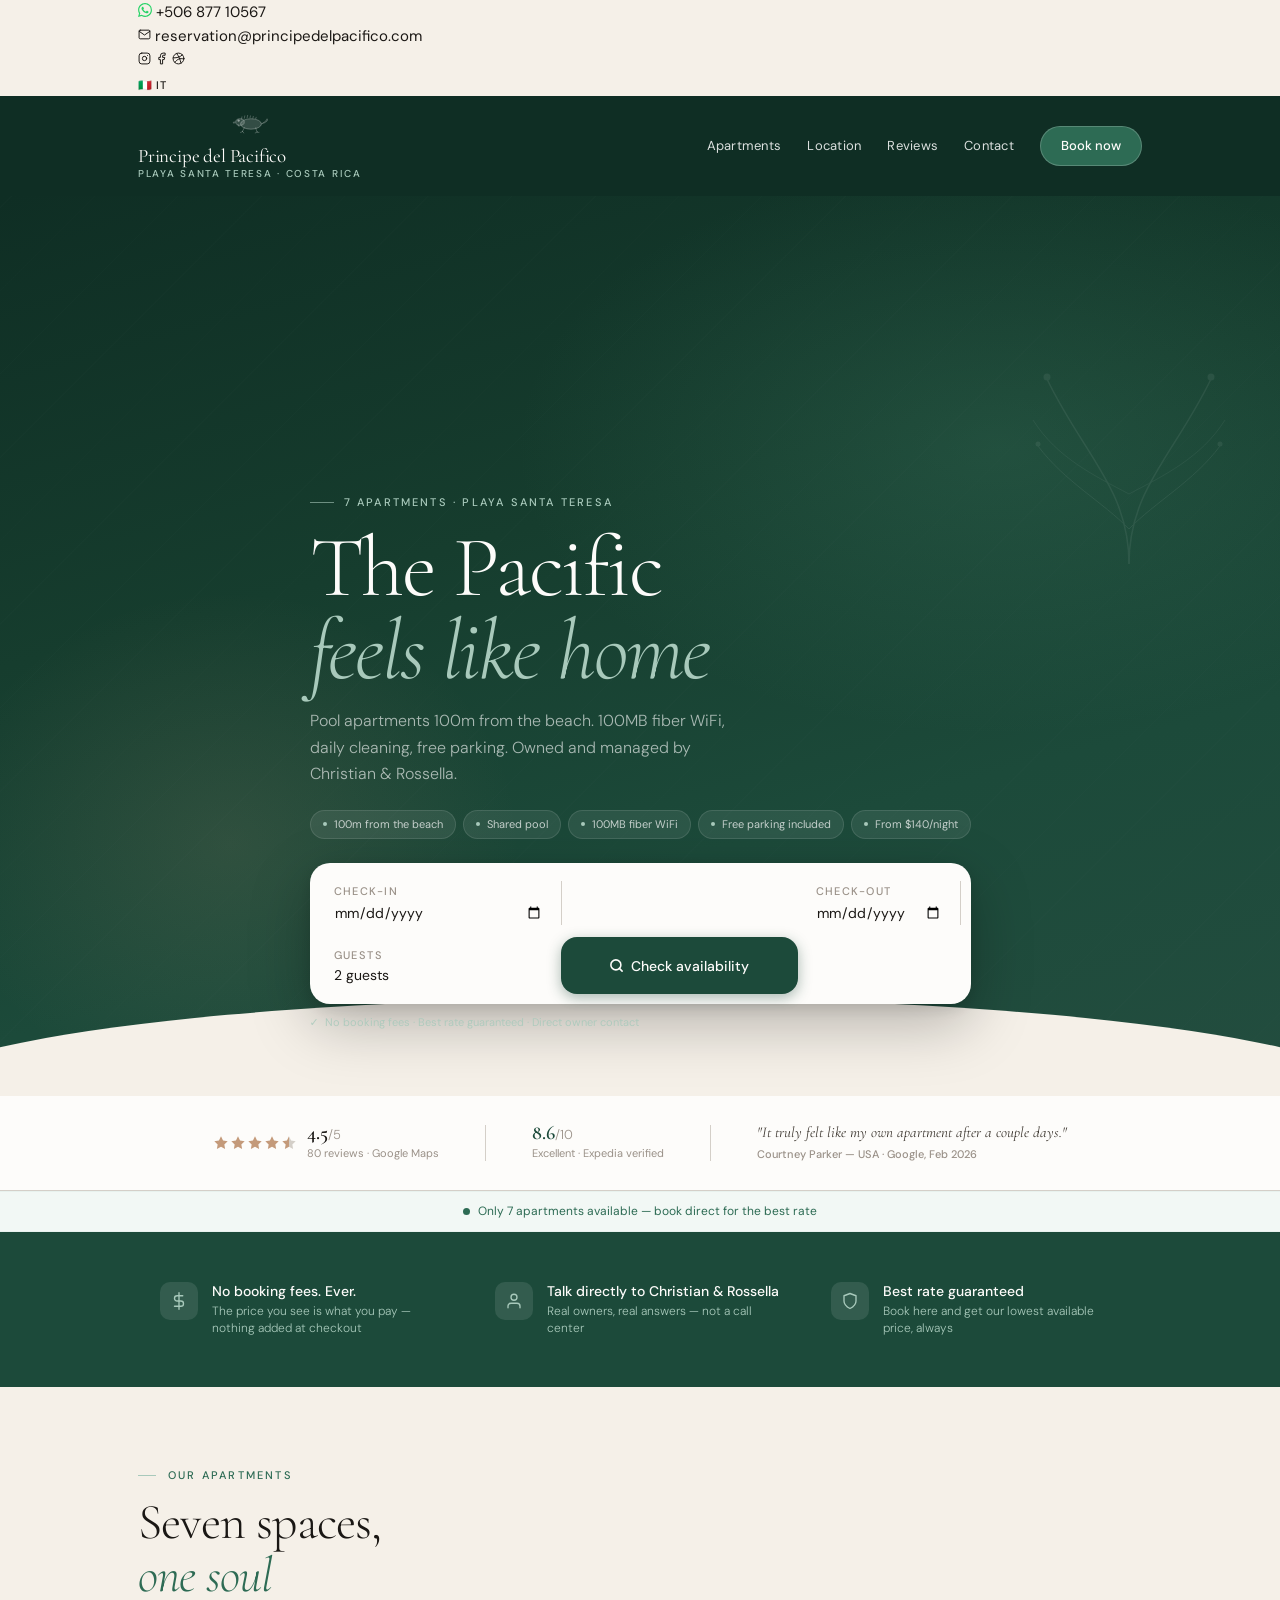
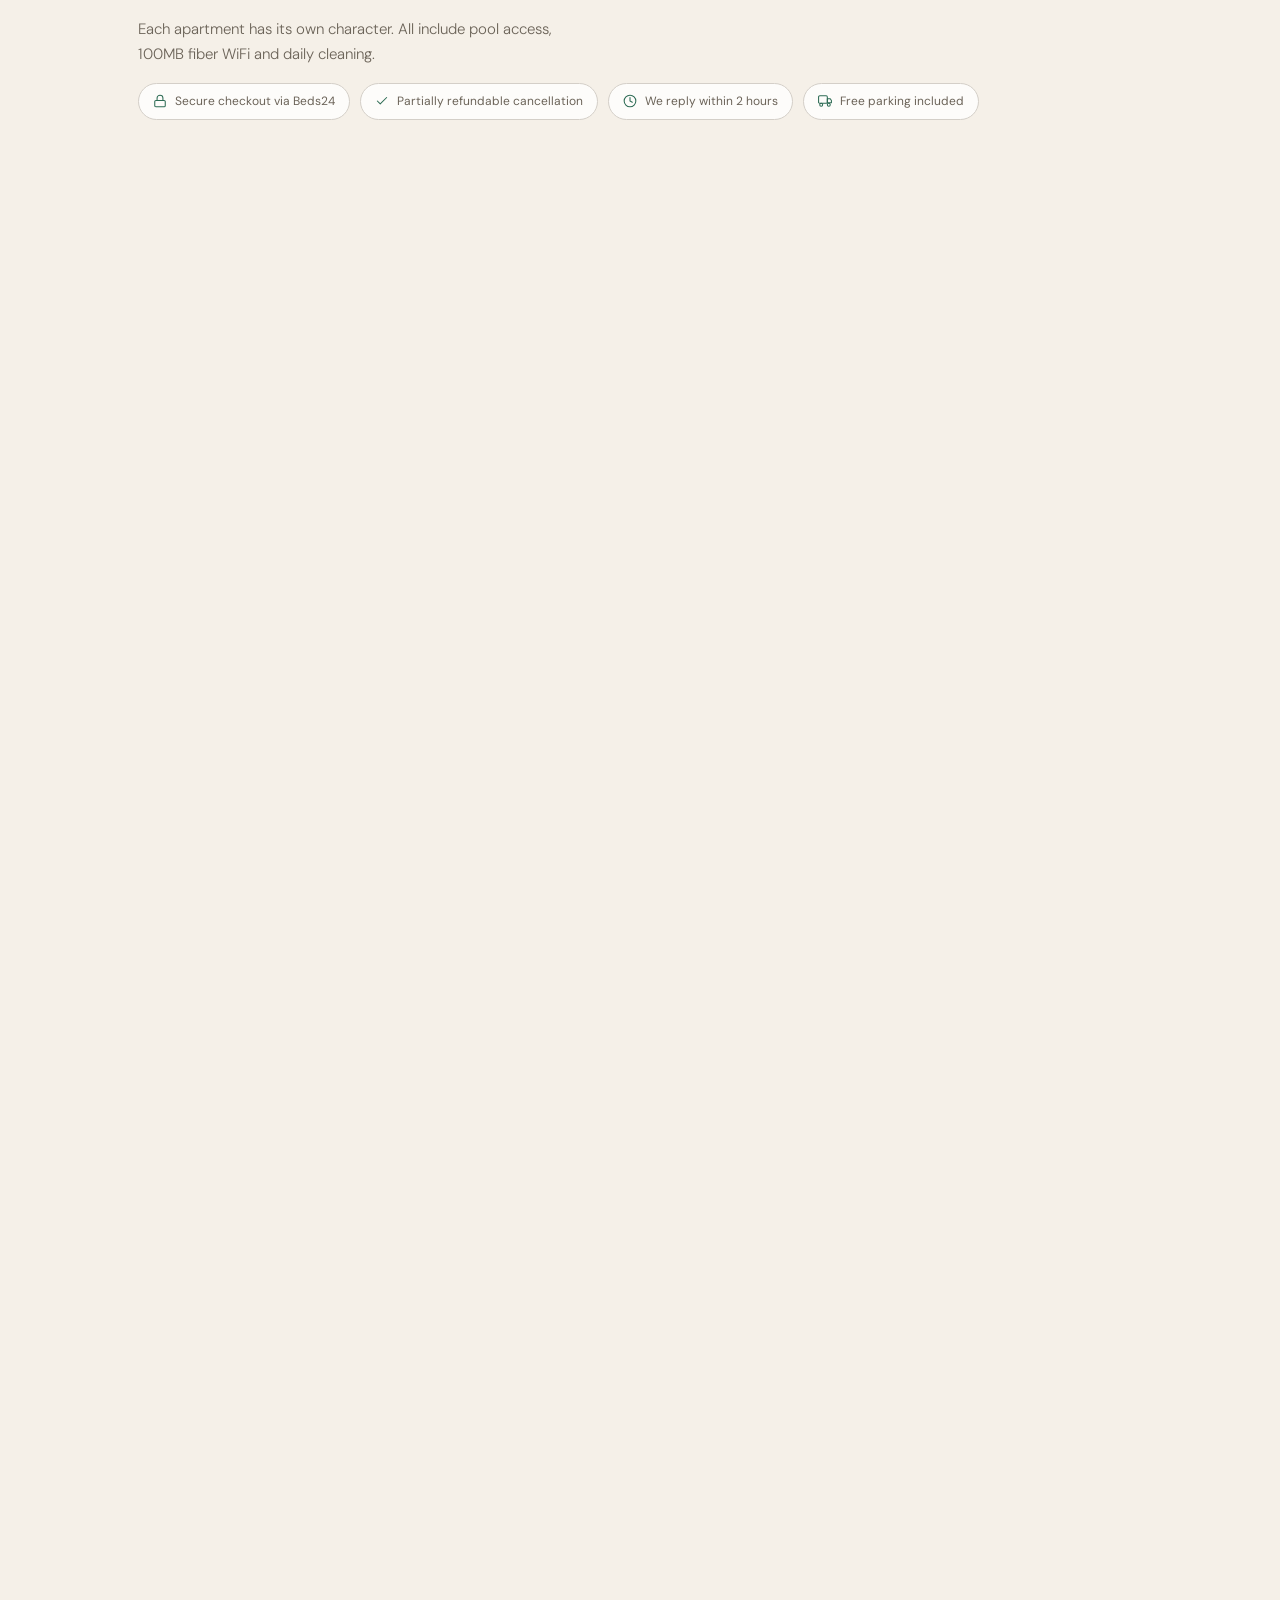
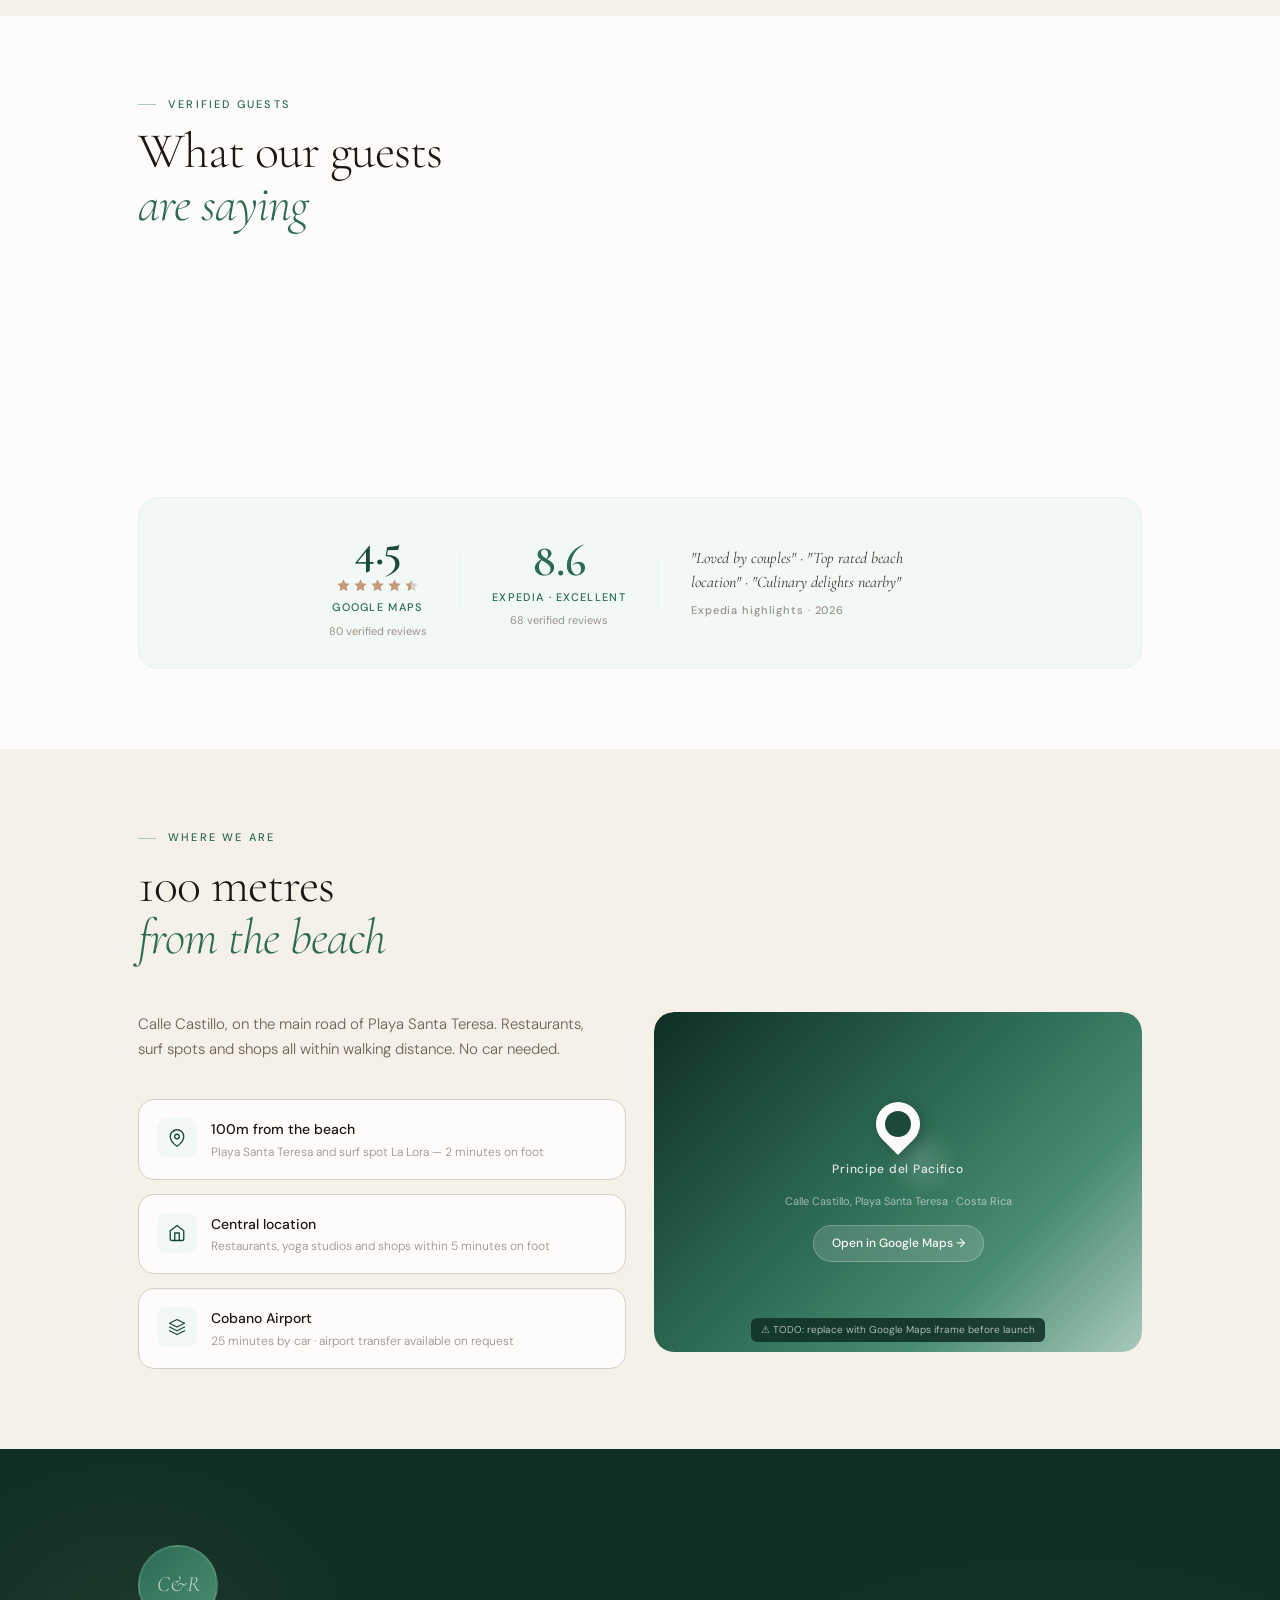
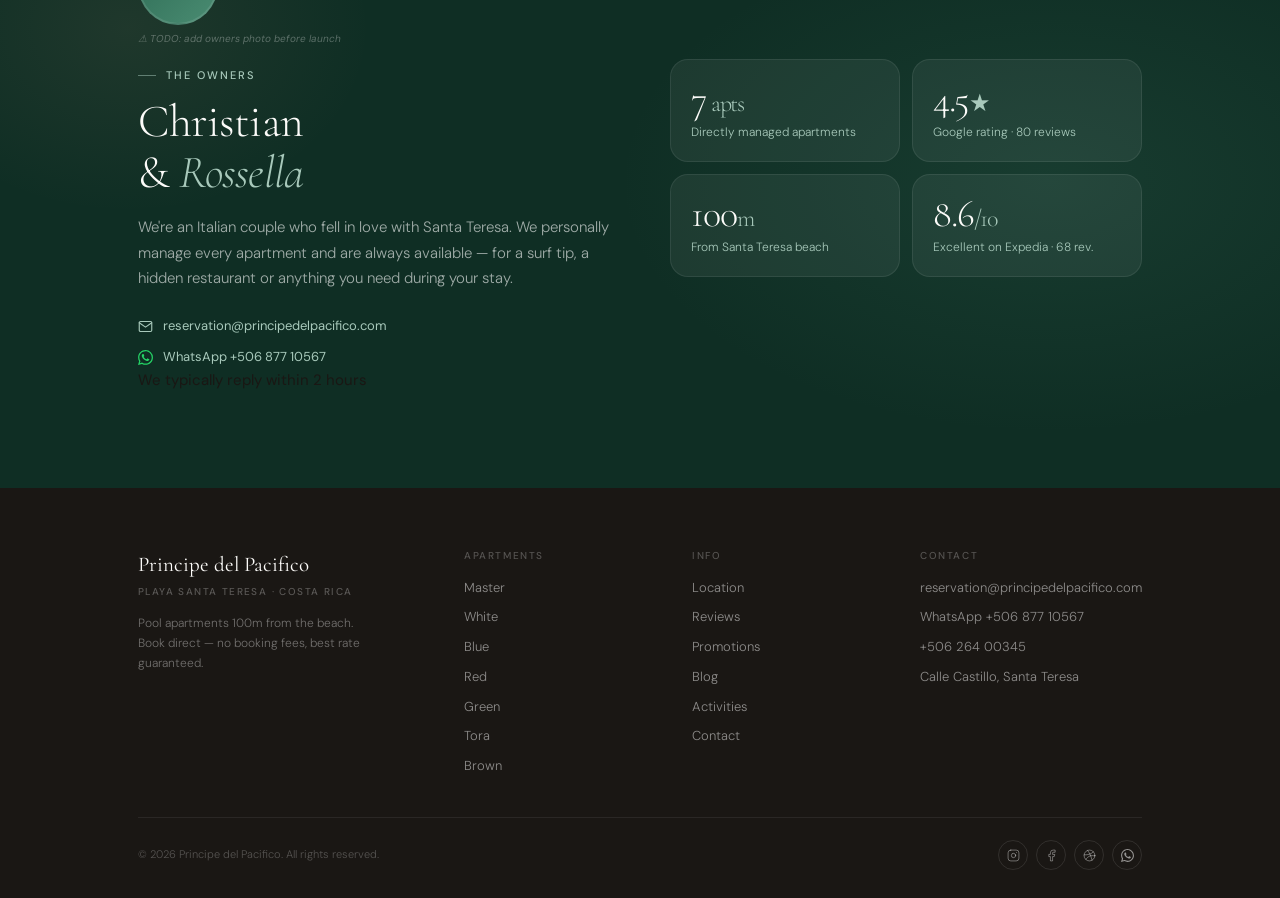
<file: en/index.html>
<!DOCTYPE html>
<html lang="en">
<head>
<meta charset="UTF-8">
<meta name="viewport" content="width=device-width, initial-scale=1.0">
<title>Principe del Pacifico — Apartments in Playa Santa Teresa, Costa Rica</title>
<meta name="description" content="7 pool apartments 100m from the beach in Playa Santa Teresa, Costa Rica. 100MB fiber WiFi, daily cleaning, free parking. Owned and managed by Christian & Rossella. Book direct — no fees.">
<meta name="robots" content="index, follow">
<meta property="og:title" content="Principe del Pacifico — Playa Santa Teresa, Costa Rica">
<meta property="og:description" content="7 pool apartments 100m from the beach. Book direct — no booking fees, best rate guaranteed.">
<meta property="og:type" content="website">
<meta property="og:url" content="https://www.principedelpacifico.com/en/">
<link rel="alternate" hreflang="en" href="https://www.principedelpacifico.com/en/">
<link rel="alternate" hreflang="it" href="https://www.principedelpacifico.com/it/">
<link rel="preconnect" href="https://fonts.googleapis.com">
<link rel="preconnect" href="https://fonts.gstatic.com" crossorigin>
<link href="https://fonts.googleapis.com/css2?family=Cormorant+Garamond:ital,wght@0,300;0,400;0,600;1,300;1,400&family=DM+Sans:opsz,wght@9..40,300;9..40,400;9..40,500&display=swap" rel="stylesheet">
<link rel="stylesheet" href="../css/tokens.css">
<link rel="stylesheet" href="../css/base.css">
<link rel="stylesheet" href="../css/header.css">
<link rel="stylesheet" href="../css/hero.css">
<link rel="stylesheet" href="../css/sections.css">
<link rel="stylesheet" href="../css/cards.css">
<link rel="stylesheet" href="../css/footer.css">
</head>
<body>

<!-- SVG defs for star gradient (half star) — must be in DOM before any star usage -->
<svg width="0" height="0" style="position:absolute;overflow:hidden" aria-hidden="true">
  <defs>
    <linearGradient id="half-grad" x1="0" x2="1" y1="0" y2="0">
      <stop offset="50%" stop-color="#C49A7A"/>
      <stop offset="50%" stop-color="#D4CFC8"/>
    </linearGradient>
  </defs>
</svg>

<!-- ═══ MOBILE MENU DRAWER ═══ -->
<div class="mobile-menu" id="mmenu" aria-hidden="true" role="dialog" aria-label="Main navigation">
  <a href="#apts" class="nm" onclick="closeMobile()">Apartments</a>
  <a href="#loc"  class="nm" onclick="closeMobile()">Location</a>
  <a href="#rev"  class="nm" onclick="closeMobile()">Reviews</a>
  <a href="#owners" class="nm" onclick="closeMobile()">Contact</a>
  <a href="#apts" class="nm ncta" onclick="closeMobile()">Book now</a>
  <div class="mob-social-row">
    <a href="https://www.instagram.com/principedelpacifico" target="_blank" rel="noopener noreferrer" class="mob-soc-link" aria-label="Instagram">
      <svg width="16" height="16" viewBox="0 0 24 24" fill="none" stroke="currentColor" stroke-width="1.8" stroke-linecap="round" stroke-linejoin="round"><rect x="2" y="2" width="20" height="20" rx="5"/><path d="M16 11.37A4 4 0 1 1 12.63 8 4 4 0 0 1 16 11.37z"/><line x1="17.5" y1="6.5" x2="17.51" y2="6.5"/></svg>
      Instagram
    </a>
    <a href="https://www.facebook.com/principedelpacifico" target="_blank" rel="noopener noreferrer" class="mob-soc-link" aria-label="Facebook">
      <svg width="16" height="16" viewBox="0 0 24 24" fill="none" stroke="currentColor" stroke-width="1.8" stroke-linecap="round" stroke-linejoin="round"><path d="M18 2h-3a5 5 0 0 0-5 5v3H7v4h3v8h4v-8h3l1-4h-4V7a1 1 0 0 1 1-1h3z"/></svg>
      Facebook
    </a>
    <a href="https://wa.me/50687710567" target="_blank" rel="noopener noreferrer" class="mob-soc-link" aria-label="WhatsApp">
      <svg width="16" height="16" viewBox="0 0 24 24" fill="currentColor" style="color:#25D366"><path d="M17.472 14.382c-.297-.149-1.758-.867-2.03-.967-.273-.099-.471-.148-.67.15-.197.297-.767.966-.94 1.164-.173.199-.347.223-.644.075-.297-.15-1.255-.463-2.39-1.475-.883-.788-1.48-1.761-1.653-2.059-.173-.297-.018-.458.13-.606.134-.133.298-.347.446-.52.149-.174.198-.298.298-.497.099-.198.05-.371-.025-.52-.075-.149-.669-1.612-.916-2.207-.242-.579-.487-.5-.669-.51-.173-.008-.371-.01-.57-.01-.198 0-.52.074-.792.372-.272.297-1.04 1.016-1.04 2.479 0 1.462 1.065 2.875 1.213 3.074.149.198 2.096 3.2 5.077 4.487.709.306 1.262.489 1.694.625.712.227 1.36.195 1.871.118.571-.085 1.758-.719 2.006-1.413.248-.694.248-1.289.173-1.413-.074-.124-.272-.198-.57-.347m-5.421 7.403h-.004a9.87 9.87 0 0 1-5.031-1.378l-.361-.214-3.741.982.998-3.648-.235-.374a9.86 9.86 0 0 1-1.51-5.26c.001-5.45 4.436-9.884 9.888-9.884 2.64 0 5.122 1.03 6.988 2.898a9.825 9.825 0 0 1 2.893 6.994c-.003 5.45-4.437 9.884-9.885 9.884m8.413-18.297A11.815 11.815 0 0 0 12.05 0C5.495 0 .16 5.335.157 11.892c0 2.096.547 4.142 1.588 5.945L.057 24l6.305-1.654a11.882 11.882 0 0 0 5.683 1.448h.005c6.554 0 11.89-5.335 11.893-11.893a11.821 11.821 0 0 0-3.48-8.413Z"/></svg>
      WhatsApp
    </a>
  </div>
</div>

<!-- ═══ TOP BAR ═══ -->
<div class="topbar" role="banner">
  <div class="wrap">
    <div class="topbar-inner">
      <div class="topbar-left">
        <a href="https://wa.me/50687710567" target="_blank" rel="noopener noreferrer" class="tb-link" aria-label="WhatsApp us">
          <svg width="14" height="14" viewBox="0 0 24 24" fill="currentColor" style="color:#25D366" aria-hidden="true"><path d="M17.472 14.382c-.297-.149-1.758-.867-2.03-.967-.273-.099-.471-.148-.67.15-.197.297-.767.966-.94 1.164-.173.199-.347.223-.644.075-.297-.15-1.255-.463-2.39-1.475-.883-.788-1.48-1.761-1.653-2.059-.173-.297-.018-.458.13-.606.134-.133.298-.347.446-.52.149-.174.198-.298.298-.497.099-.198.05-.371-.025-.52-.075-.149-.669-1.612-.916-2.207-.242-.579-.487-.5-.669-.51-.173-.008-.371-.01-.57-.01-.198 0-.52.074-.792.372-.272.297-1.04 1.016-1.04 2.479 0 1.462 1.065 2.875 1.213 3.074.149.198 2.096 3.2 5.077 4.487.709.306 1.262.489 1.694.625.712.227 1.36.195 1.871.118.571-.085 1.758-.719 2.006-1.413.248-.694.248-1.289.173-1.413-.074-.124-.272-.198-.57-.347m-5.421 7.403h-.004a9.87 9.87 0 0 1-5.031-1.378l-.361-.214-3.741.982.998-3.648-.235-.374a9.86 9.86 0 0 1-1.51-5.26c.001-5.45 4.436-9.884 9.888-9.884 2.64 0 5.122 1.03 6.988 2.898a9.825 9.825 0 0 1 2.893 6.994c-.003 5.45-4.437 9.884-9.885 9.884m8.413-18.297A11.815 11.815 0 0 0 12.05 0C5.495 0 .16 5.335.157 11.892c0 2.096.547 4.142 1.588 5.945L.057 24l6.305-1.654a11.882 11.882 0 0 0 5.683 1.448h.005c6.554 0 11.89-5.335 11.893-11.893a11.821 11.821 0 0 0-3.48-8.413Z"/></svg>
          +506 877 10567
        </a>
        <div class="tb-sep" aria-hidden="true"></div>
        <a href="mailto:reservation@principedelpacifico.com" class="tb-link">
          <svg width="13" height="13" viewBox="0 0 24 24" fill="none" stroke="currentColor" stroke-width="1.8" stroke-linecap="round" stroke-linejoin="round" aria-hidden="true"><path d="M4 4h16c1.1 0 2 .9 2 2v12c0 1.1-.9 2-2 2H4c-1.1 0-2-.9-2-2V6c0-1.1.9-2 2-2z"/><polyline points="22,6 12,13 2,6"/></svg>
          reservation@principedelpacifico.com
        </a>
      </div>
      <div class="topbar-right">
        <a href="https://www.instagram.com/principedelpacifico" target="_blank" rel="noopener noreferrer" class="tb-social" aria-label="Instagram">
          <svg width="13" height="13" viewBox="0 0 24 24" fill="none" stroke="currentColor" stroke-width="1.8" stroke-linecap="round" stroke-linejoin="round"><rect x="2" y="2" width="20" height="20" rx="5"/><path d="M16 11.37A4 4 0 1 1 12.63 8 4 4 0 0 1 16 11.37z"/><line x1="17.5" y1="6.5" x2="17.51" y2="6.5"/></svg>
        </a>
        <a href="https://www.facebook.com/principedelpacifico" target="_blank" rel="noopener noreferrer" class="tb-social" aria-label="Facebook">
          <svg width="13" height="13" viewBox="0 0 24 24" fill="none" stroke="currentColor" stroke-width="1.8" stroke-linecap="round" stroke-linejoin="round"><path d="M18 2h-3a5 5 0 0 0-5 5v3H7v4h3v8h4v-8h3l1-4h-4V7a1 1 0 0 1 1-1h3z"/></svg>
        </a>
        <a href="https://www.tripadvisor.com/principedelpacifico" target="_blank" rel="noopener noreferrer" class="tb-social" aria-label="TripAdvisor">
          <svg width="13" height="13" viewBox="0 0 24 24" fill="none" stroke="currentColor" stroke-width="1.8" stroke-linecap="round" stroke-linejoin="round"><circle cx="12" cy="12" r="10"/><path d="M8.56 2.75c4.37 6.03 6.02 9.42 8.03 17.72m2.54-15.38c-3.72 4.35-8.94 5.66-16.88 5.85m19.5 1.9c-3.5-.93-6.63-.82-8.94 0-2.58.92-5.01 2.86-7.44 6.32"/></svg>
        </a>
        <div class="tb-sep" aria-hidden="true"></div>
        <a href="../../it/index.html" class="tb-link" style="letter-spacing:.05em;font-size:11px;font-weight:500;" aria-label="Switch to Italian">🇮🇹 IT</a>
      </div>
    </div>
  </div>
</div>

<!-- ═══ HEADER ═══ -->
<header class="hdr" id="hdr">
  <div class="wrap">
    <div class="hdr-inner">
      <a href="#top" class="logo" aria-label="Principe del Pacifico — home">
        <!-- Iguana SVG logo -->
        <svg class="logo-iguana" viewBox="0 0 80 52" fill="none" xmlns="http://www.w3.org/2000/svg" aria-hidden="true">
          <g opacity=".85">
            <ellipse cx="42" cy="28" rx="22" ry="11" fill="rgba(255,255,255,.18)" stroke="rgba(255,255,255,.55)" stroke-width="1.2"/>
            <ellipse cx="19" cy="24" rx="9" ry="7" fill="rgba(255,255,255,.18)" stroke="rgba(255,255,255,.55)" stroke-width="1.2"/>
            <path d="M10 24 Q6 23 4 25 Q5 27 8 26" fill="rgba(255,255,255,.15)" stroke="rgba(255,255,255,.5)" stroke-width="1"/>
            <circle cx="16" cy="21" r="2" fill="rgba(255,255,255,.4)" stroke="rgba(255,255,255,.7)" stroke-width=".8"/>
            <circle cx="16.5" cy="21" r=".8" fill="rgba(255,255,255,.9)"/>
            <path d="M15 29 Q14 34 18 33 Q16 30 15 29Z" fill="rgba(255,255,255,.2)" stroke="rgba(255,255,255,.4)" stroke-width=".8"/>
            <path d="M22 18 L23 13 M28 16 L29 11 M34 15 L35 10 M40 15 L41 11 M46 16 L47 12 M52 17 L53 14" stroke="rgba(255,255,255,.6)" stroke-width="1" stroke-linecap="round"/>
            <path d="M64 28 Q72 26 76 22 Q78 19 76 17 Q74 22 70 24 Q67 26 64 28Z" fill="rgba(255,255,255,.15)" stroke="rgba(255,255,255,.5)" stroke-width="1"/>
            <path d="M28 36 Q26 40 24 44 M24 44 Q22 46 20 46 M24 44 Q25 46 27 47" stroke="rgba(255,255,255,.5)" stroke-width="1.2" stroke-linecap="round" fill="none"/>
            <path d="M52 36 Q53 41 55 45 M55 45 Q53 47 51 47 M55 45 Q57 47 59 46" stroke="rgba(255,255,255,.5)" stroke-width="1.2" stroke-linecap="round" fill="none"/>
          </g>
        </svg>
        <div class="logo-text">
          <span class="logo-main">Principe del Pacifico</span>
          <span class="logo-sub">Playa Santa Teresa · Costa Rica</span>
        </div>
      </a>
      <nav class="nav" aria-label="Main navigation">
        <a href="#apts"   class="nl">Apartments</a>
        <a href="#loc"    class="nl">Location</a>
        <a href="#rev"    class="nl">Reviews</a>
        <a href="#owners" class="nl">Contact</a>
        <a href="#apts"   class="ncta">Book now</a>
      </nav>
      <button class="hamburger" id="ham" aria-label="Open menu" aria-expanded="false" onclick="toggleMobile()">
        <span></span><span></span><span></span>
      </button>
    </div>
  </div>
</header>

<!-- ═══ HERO ═══ -->
<section class="hero" id="top">
  <div class="hero-bg"></div>
  <svg class="hero-bot" viewBox="0 0 200 260" fill="none" aria-hidden="true">
    <path d="M100 260C100 185,54 150,18 75" stroke="white" stroke-width="1.5"/>
    <path d="M100 260C100 185,146 150,182 75" stroke="white" stroke-width="1.5"/>
    <path d="M100 225C74 198,36 178,9 142" stroke="white" stroke-width="1"/>
    <path d="M100 225C126 198,164 178,191 142" stroke="white" stroke-width="1"/>
    <path d="M100 190C66 172,28 154,4 116" stroke="white" stroke-width=".8"/>
    <path d="M100 190C134 172,172 154,196 116" stroke="white" stroke-width=".8"/>
    <circle cx="18"  cy="73"  r="3.5" fill="white"/>
    <circle cx="182" cy="73"  r="3.5" fill="white"/>
    <circle cx="9"   cy="140" r="2.5" fill="white"/>
    <circle cx="191" cy="140" r="2.5" fill="white"/>
  </svg>
  <div class="hero-shape"></div>
  <div class="wrap">
    <div class="hero-content">
      <div class="eyebrow">7 apartments · Playa Santa Teresa</div>
      <h1 class="h1">The Pacific<br><em>feels like home</em></h1>
      <p class="hdesc">Pool apartments 100m from the beach. 100MB fiber WiFi, daily cleaning, free parking. Owned and managed by Christian & Rossella.</p>
      <div class="pills" role="list">
        <span class="pill" role="listitem"><span class="pill-dot"></span>100m from the beach</span>
        <span class="pill" role="listitem"><span class="pill-dot"></span>Shared pool</span>
        <span class="pill" role="listitem"><span class="pill-dot"></span>100MB fiber WiFi</span>
        <span class="pill" role="listitem"><span class="pill-dot"></span>Free parking included</span>
        <span class="pill" role="listitem"><span class="pill-dot"></span>From $140/night</span>
      </div>
      <!-- Search Widget -->
      <div class="sw-wrap">
        <form class="sw" id="sf" onsubmit="handleSearch(event)" novalidate>
          <div class="sf" id="sf-ci">
            <label class="slabel" for="ci">Check-in</label>
            <input class="sinput" id="ci" type="date" aria-label="Check-in date">
          </div>
          <div class="sw-divider" aria-hidden="true"></div>
          <div class="sf" id="sf-co">
            <label class="slabel" for="co">Check-out</label>
            <input class="sinput" id="co" type="date" aria-label="Check-out date">
          </div>
          <div class="sw-divider" aria-hidden="true"></div>
          <div class="sf">
            <label class="slabel" for="gu">Guests</label>
            <select class="sinput" id="gu" aria-label="Number of guests">
              <option value="1">1 guest</option>
              <option value="2" selected>2 guests</option>
              <option value="3">3 guests</option>
              <option value="4">4 guests</option>
              <option value="5">5 guests</option>
            </select>
          </div>
          <button type="submit" class="sbtn" aria-label="Check availability">
            <svg width="15" height="15" viewBox="0 0 24 24" fill="none" stroke="currentColor" stroke-width="2.5" stroke-linecap="round" stroke-linejoin="round" aria-hidden="true"><circle cx="11" cy="11" r="8"/><path d="m21 21-4.35-4.35"/></svg>
            Check availability
          </button>
        </form>
        <p class="snote">No booking fees · Best rate guaranteed · Direct owner contact</p>
      </div>
    </div>
  </div>
</section>

<!-- ═══ TRUST BAR ═══ -->
<div class="trust-sec" role="region" aria-label="Guest ratings">
  <div class="wrap">
    <div class="trust-in">
      <div class="ti">
        <div class="t-stars" aria-label="4.5 out of 5 stars">
          <svg class="t-star" viewBox="0 0 24 24" aria-hidden="true"><polygon class="star-full" points="12,2 15.09,8.26 22,9.27 17,14.14 18.18,21.02 12,17.77 5.82,21.02 7,14.14 2,9.27 8.91,8.26"/></svg>
          <svg class="t-star" viewBox="0 0 24 24" aria-hidden="true"><polygon class="star-full" points="12,2 15.09,8.26 22,9.27 17,14.14 18.18,21.02 12,17.77 5.82,21.02 7,14.14 2,9.27 8.91,8.26"/></svg>
          <svg class="t-star" viewBox="0 0 24 24" aria-hidden="true"><polygon class="star-full" points="12,2 15.09,8.26 22,9.27 17,14.14 18.18,21.02 12,17.77 5.82,21.02 7,14.14 2,9.27 8.91,8.26"/></svg>
          <svg class="t-star" viewBox="0 0 24 24" aria-hidden="true"><polygon class="star-full" points="12,2 15.09,8.26 22,9.27 17,14.14 18.18,21.02 12,17.77 5.82,21.02 7,14.14 2,9.27 8.91,8.26"/></svg>
          <svg class="t-star" viewBox="0 0 24 24" aria-hidden="true"><polygon class="star-half" points="12,2 15.09,8.26 22,9.27 17,14.14 18.18,21.02 12,17.77 5.82,21.02 7,14.14 2,9.27 8.91,8.26"/></svg>
        </div>
        <div>
          <div class="t-score">4.5<span class="t-score-den">/5</span></div>
          <div class="t-lbl">80 reviews · Google Maps</div>
        </div>
      </div>
      <div class="t-sep" aria-hidden="true"></div>
      <div class="ti">
        <div>
          <div class="t-score t-score-green">8.6<span class="t-score-den">/10</span></div>
          <div class="t-lbl">Excellent · Expedia verified</div>
        </div>
      </div>
      <div class="t-sep" aria-hidden="true"></div>
      <div class="ti t-quote-wrap">
        <blockquote>
          <p class="t-quote">"It truly felt like my own apartment after a couple days."</p>
          <footer class="t-auth">Courtney Parker — USA · Google, Feb 2026</footer>
        </blockquote>
      </div>
    </div>
  </div>
</div>

<!-- ═══ AVAILABILITY RIBBON ═══ -->
<div class="avail-ribbon" role="status">
  <span class="avail-dot" aria-hidden="true"></span>
  Only 7 apartments available — book direct for the best rate
</div>

<!-- ═══ VALUE BAR ═══ -->
<div class="vbar" role="region" aria-label="Why book direct">
  <div class="wrap">
    <div class="vgrid">
      <div class="vi">
        <div class="v-icon" aria-hidden="true">
          <svg width="18" height="18" viewBox="0 0 24 24" fill="none" stroke="currentColor" stroke-width="1.8" stroke-linecap="round" stroke-linejoin="round"><line x1="12" y1="1" x2="12" y2="23"/><path d="M17 5H9.5a3.5 3.5 0 0 0 0 7h5a3.5 3.5 0 0 1 0 7H6"/></svg>
        </div>
        <div>
          <div class="v-title">No booking fees. Ever.</div>
          <div class="v-sub">The price you see is what you pay — nothing added at checkout</div>
        </div>
      </div>
      <div class="vi">
        <div class="v-icon" aria-hidden="true">
          <svg width="18" height="18" viewBox="0 0 24 24" fill="none" stroke="currentColor" stroke-width="1.8" stroke-linecap="round" stroke-linejoin="round"><path d="M20 21v-2a4 4 0 0 0-4-4H8a4 4 0 0 0-4 4v2"/><circle cx="12" cy="7" r="4"/></svg>
        </div>
        <div>
          <div class="v-title">Talk directly to Christian & Rossella</div>
          <div class="v-sub">Real owners, real answers — not a call center</div>
        </div>
      </div>
      <div class="vi">
        <div class="v-icon" aria-hidden="true">
          <svg width="18" height="18" viewBox="0 0 24 24" fill="none" stroke="currentColor" stroke-width="1.8" stroke-linecap="round" stroke-linejoin="round"><path d="M12 22s8-4 8-10V5l-8-3-8 3v7c0 6 8 10 8 10z"/></svg>
        </div>
        <div>
          <div class="v-title">Best rate guaranteed</div>
          <div class="v-sub">Book here and get our lowest available price, always</div>
        </div>
      </div>
    </div>
  </div>
</div>

<!-- ═══ APARTMENTS ═══ -->
<section class="sec" id="apts">
  <div class="wrap">
    <div class="sec-ey">Our apartments</div>
    <h2 class="sec-h2">Seven spaces,<br><em>one soul</em></h2>
    <p class="sec-desc">Each apartment has its own character. All include pool access, 100MB fiber WiFi and daily cleaning.</p>

    <!-- Trust chips -->
    <div class="trust-strip">
      <div class="trust-chip">
        <svg width="14" height="14" viewBox="0 0 24 24" fill="none" stroke="currentColor" stroke-width="1.8" stroke-linecap="round" stroke-linejoin="round" aria-hidden="true"><rect x="3" y="11" width="18" height="11" rx="2"/><path d="M7 11V7a5 5 0 0 1 10 0v4"/></svg>
        Secure checkout via Beds24
      </div>
      <div class="trust-chip">
        <svg width="14" height="14" viewBox="0 0 24 24" fill="none" stroke="currentColor" stroke-width="1.8" stroke-linecap="round" stroke-linejoin="round" aria-hidden="true"><polyline points="20 6 9 17 4 12"/></svg>
        Partially refundable cancellation
      </div>
      <div class="trust-chip">
        <svg width="14" height="14" viewBox="0 0 24 24" fill="none" stroke="currentColor" stroke-width="1.8" stroke-linecap="round" stroke-linejoin="round" aria-hidden="true"><circle cx="12" cy="12" r="10"/><polyline points="12 6 12 12 16 14"/></svg>
        We reply within 2 hours
      </div>
      <div class="trust-chip">
        <svg width="14" height="14" viewBox="0 0 24 24" fill="none" stroke="currentColor" stroke-width="1.8" stroke-linecap="round" stroke-linejoin="round" aria-hidden="true"><rect x="1" y="3" width="15" height="13" rx="2"/><path d="M16 8h5l2 3v4h-7V8z"/><circle cx="5.5" cy="18.5" r="2.5"/><circle cx="18.5" cy="18.5" r="2.5"/></svg>
        Free parking included
      </div>
    </div>

    <div class="apt-grid">

      <!-- MASTER — featured, spans 2 columns -->
      <article class="apt-card apt-featured" aria-label="Master apartment">
        <div class="apt-img">
          <!--
            TODO: Replace gradient with real photo before launch.
            <img src="../../img/apt/master-1.jpg" alt="Master apartment — open-plan living area" class="real-photo" loading="eager">
          -->
          <div class="apt-img-inner bg-master"><div class="apt-lbg" aria-hidden="true">Master</div><div class="apt-ov"></div></div>
          <span class="apt-img-todo" aria-hidden="true">📷 Photo coming soon</span>
          <div class="apt-badge"><span class="badge badge-sand">Top of range</span></div>
        </div>
        <div class="apt-body">
          <div>
            <h3 class="apt-name">Master</h3>
            <p class="apt-diff">Only unit with 2 bathrooms · private entrance · duplex on 2 floors</p>
          </div>
          <p class="apt-specs">140 m² · 5 guests · 2 bathrooms · 2nd floor<br>1 King + 2 Queen · Large private balcony</p>
          <div class="apt-foot">
            <div class="apt-price-wrap">
              <span class="apt-pfrom">from</span>
              <div class="apt-price">$240<span class="apt-per">/night</span></div>
            </div>
            <a href="pages/master.html" class="apt-link">
              View apartment
              <svg width="13" height="13" viewBox="0 0 24 24" fill="none" stroke="currentColor" stroke-width="2.5" stroke-linecap="round" stroke-linejoin="round" aria-hidden="true"><path d="M5 12h14M12 5l7 7-7 7"/></svg>
            </a>
          </div>
        </div>
      </article>

      <!-- WHITE -->
      <article class="apt-card" aria-label="White apartment">
        <div class="apt-img">
          <!-- TODO: <img src="../../img/apt/white-1.jpg" alt="White apartment — private patio with pool view" class="real-photo" loading="lazy"> -->
          <div class="apt-img-inner bg-white-apt"><div class="apt-lbg" aria-hidden="true">White</div><div class="apt-ov"></div></div>
          <span class="apt-img-todo" aria-hidden="true">📷 Photo coming soon</span>
        </div>
        <div class="apt-body">
          <div>
            <h3 class="apt-name">White</h3>
            <p class="apt-diff">Ground floor · directly in front of the pool · no stairs</p>
          </div>
          <p class="apt-specs">60 m² · 4 guests · 1 bathroom<br>1 King + 2 Twin · Private patio</p>
          <div class="apt-foot">
            <div class="apt-price-wrap">
              <span class="apt-pfrom">from</span>
              <div class="apt-price">$220<span class="apt-per">/night</span></div>
            </div>
            <a href="pages/white.html" class="apt-link">View <svg width="13" height="13" viewBox="0 0 24 24" fill="none" stroke="currentColor" stroke-width="2.5" stroke-linecap="round" stroke-linejoin="round" aria-hidden="true"><path d="M5 12h14M12 5l7 7-7 7"/></svg></a>
          </div>
        </div>
      </article>

      <!-- BLUE -->
      <article class="apt-card" aria-label="Blue apartment — accessible">
        <div class="apt-img">
          <!-- TODO: <img src="../../img/apt/blue-1.jpg" alt="Blue studio — accessible shower and wide doors" class="real-photo" loading="lazy"> -->
          <div class="apt-img-inner bg-blue"><div class="apt-lbg" aria-hidden="true">Blue</div><div class="apt-ov"></div></div>
          <span class="apt-img-todo" aria-hidden="true">📷 Photo coming soon</span>
          <div class="apt-badge"><span class="badge badge-forest">Accessible</span></div>
        </div>
        <div class="apt-body">
          <div>
            <h3 class="apt-name">Blue</h3>
            <p class="apt-diff">Only accessible unit · roll-in shower · wide doors</p>
          </div>
          <p class="apt-specs">30 m² · 3 guests · 1 bathroom<br>1 King + 1 Twin · Private patio</p>
          <div class="apt-foot">
            <div class="apt-price-wrap">
              <span class="apt-pfrom">from</span>
              <div class="apt-price">$140<span class="apt-per">/night</span></div>
            </div>
            <a href="pages/blue.html" class="apt-link">View <svg width="13" height="13" viewBox="0 0 24 24" fill="none" stroke="currentColor" stroke-width="2.5" stroke-linecap="round" stroke-linejoin="round" aria-hidden="true"><path d="M5 12h14M12 5l7 7-7 7"/></svg></a>
          </div>
        </div>
      </article>

      <!-- RED -->
      <article class="apt-card" aria-label="Red apartment — remote work">
        <div class="apt-img">
          <!-- TODO: <img src="../../img/apt/red-1.jpg" alt="Red duplex — dedicated work desk" class="real-photo" loading="lazy"> -->
          <div class="apt-img-inner bg-red"><div class="apt-lbg" aria-hidden="true">Red</div><div class="apt-ov"></div></div>
          <span class="apt-img-todo" aria-hidden="true">📷 Photo coming soon</span>
          <div class="apt-badge"><span class="badge badge-earth">Remote work</span></div>
        </div>
        <div class="apt-body">
          <div>
            <h3 class="apt-name">Red</h3>
            <p class="apt-diff">Dedicated work desk · loft with mezzanine · private balcony</p>
          </div>
          <p class="apt-specs">45 m² · 3 guests · 1 bathroom<br>1 Queen + 1 Twin · Private balcony</p>
          <div class="apt-foot">
            <div class="apt-price-wrap">
              <span class="apt-pfrom">from</span>
              <div class="apt-price">$160<span class="apt-per">/night</span></div>
            </div>
            <a href="pages/red.html" class="apt-link">View <svg width="13" height="13" viewBox="0 0 24 24" fill="none" stroke="currentColor" stroke-width="2.5" stroke-linecap="round" stroke-linejoin="round" aria-hidden="true"><path d="M5 12h14M12 5l7 7-7 7"/></svg></a>
          </div>
        </div>
      </article>

      <!-- GREEN -->
      <article class="apt-card" aria-label="Green apartment">
        <div class="apt-img">
          <!-- TODO: <img src="../../img/apt/green-1.jpg" alt="Green loft — mezzanine and pool view balcony" class="real-photo" loading="lazy"> -->
          <div class="apt-img-inner bg-green"><div class="apt-lbg" aria-hidden="true">Green</div><div class="apt-ov"></div></div>
          <span class="apt-img-todo" aria-hidden="true">📷 Photo coming soon</span>
        </div>
        <div class="apt-body">
          <div>
            <h3 class="apt-name">Green</h3>
            <p class="apt-diff">Duplex loft with mezzanine · pool view balcony · sleeps 4</p>
          </div>
          <p class="apt-specs">45 m² · 4 guests · 1 bathroom<br>1 Queen + 2 Twin · Private balcony</p>
          <div class="apt-foot">
            <div class="apt-price-wrap">
              <span class="apt-pfrom">from</span>
              <div class="apt-price">$190<span class="apt-per">/night</span></div>
            </div>
            <a href="pages/green.html" class="apt-link">View <svg width="13" height="13" viewBox="0 0 24 24" fill="none" stroke="currentColor" stroke-width="2.5" stroke-linecap="round" stroke-linejoin="round" aria-hidden="true"><path d="M5 12h14M12 5l7 7-7 7"/></svg></a>
          </div>
        </div>
      </article>

      <!-- TORA -->
      <article class="apt-card" aria-label="Tora apartment">
        <div class="apt-img">
          <!-- TODO: <img src="../../img/apt/tora-1.jpg" alt="Tora studio — separate building with private patio" class="real-photo" loading="lazy"> -->
          <div class="apt-img-inner bg-tora"><div class="apt-lbg" aria-hidden="true">Tora</div><div class="apt-ov"></div></div>
          <span class="apt-img-todo" aria-hidden="true">📷 Photo coming soon</span>
        </div>
        <div class="apt-body">
          <div>
            <h3 class="apt-name">Tora</h3>
            <p class="apt-diff">Separate structure · total privacy · small patio</p>
          </div>
          <p class="apt-specs">25 m² · 3 guests · 1 bathroom<br>1 King + 1 Twin · Independent building</p>
          <div class="apt-foot">
            <div class="apt-price-wrap">
              <span class="apt-pfrom">from</span>
              <div class="apt-price">$160<span class="apt-per">/night</span></div>
            </div>
            <a href="pages/tora.html" class="apt-link">View <svg width="13" height="13" viewBox="0 0 24 24" fill="none" stroke="currentColor" stroke-width="2.5" stroke-linecap="round" stroke-linejoin="round" aria-hidden="true"><path d="M5 12h14M12 5l7 7-7 7"/></svg></a>
          </div>
        </div>
      </article>

      <!-- BROWN -->
      <article class="apt-card" aria-label="Brown apartment">
        <div class="apt-img">
          <!-- TODO: <img src="../../img/apt/brown-1.jpg" alt="Brown apartment — private garden" class="real-photo" loading="lazy"> -->
          <div class="apt-img-inner bg-brown"><div class="apt-lbg" aria-hidden="true">Brown</div><div class="apt-ov"></div></div>
          <span class="apt-img-todo" aria-hidden="true">📷 Photo coming soon</span>
        </div>
        <div class="apt-body">
          <div>
            <h3 class="apt-name">Brown</h3>
            <p class="apt-diff">Private garden · rear entrance · ground floor</p>
          </div>
          <p class="apt-specs">40 m² · 3 guests · 1 bathroom<br>1 King + 1 Twin · Private garden</p>
          <div class="apt-foot">
            <div class="apt-price-wrap">
              <span class="apt-pfrom">from</span>
              <div class="apt-price">$150<span class="apt-per">/night</span></div>
            </div>
            <a href="pages/brown.html" class="apt-link">View <svg width="13" height="13" viewBox="0 0 24 24" fill="none" stroke="currentColor" stroke-width="2.5" stroke-linecap="round" stroke-linejoin="round" aria-hidden="true"><path d="M5 12h14M12 5l7 7-7 7"/></svg></a>
          </div>
        </div>
      </article>

    </div>
  </div>
</section>

<!-- ═══ REVIEWS ═══ -->
<section class="sec sec-alt" id="rev">
  <div class="wrap">
    <div class="sec-ey">Verified guests</div>
    <h2 class="sec-h2">What our guests<br><em>are saying</em></h2>

    <div class="rev-grid">
      <article class="rev-card">
        <div class="rev-stars-row" aria-label="5 stars out of 5">
          <svg class="rev-star" viewBox="0 0 24 24" aria-hidden="true"><polygon class="star-full" points="12,2 15.09,8.26 22,9.27 17,14.14 18.18,21.02 12,17.77 5.82,21.02 7,14.14 2,9.27 8.91,8.26"/></svg>
          <svg class="rev-star" viewBox="0 0 24 24" aria-hidden="true"><polygon class="star-full" points="12,2 15.09,8.26 22,9.27 17,14.14 18.18,21.02 12,17.77 5.82,21.02 7,14.14 2,9.27 8.91,8.26"/></svg>
          <svg class="rev-star" viewBox="0 0 24 24" aria-hidden="true"><polygon class="star-full" points="12,2 15.09,8.26 22,9.27 17,14.14 18.18,21.02 12,17.77 5.82,21.02 7,14.14 2,9.27 8.91,8.26"/></svg>
          <svg class="rev-star" viewBox="0 0 24 24" aria-hidden="true"><polygon class="star-full" points="12,2 15.09,8.26 22,9.27 17,14.14 18.18,21.02 12,17.77 5.82,21.02 7,14.14 2,9.27 8.91,8.26"/></svg>
          <svg class="rev-star" viewBox="0 0 24 24" aria-hidden="true"><polygon class="star-full" points="12,2 15.09,8.26 22,9.27 17,14.14 18.18,21.02 12,17.77 5.82,21.02 7,14.14 2,9.27 8.91,8.26"/></svg>
        </div>
        <blockquote class="rev-text">"The owners were super helpful and responsive. It truly felt like my own apartment after a couple days."</blockquote>
        <div class="rev-foot">
          <div><div class="rev-name">Courtney Parker</div><div class="rev-meta">Solo · 2 weeks · Feb 2026</div></div>
          <span class="rev-src">Google</span>
        </div>
      </article>

      <article class="rev-card">
        <div class="rev-stars-row" aria-label="5 stars out of 5">
          <svg class="rev-star" viewBox="0 0 24 24" aria-hidden="true"><polygon class="star-full" points="12,2 15.09,8.26 22,9.27 17,14.14 18.18,21.02 12,17.77 5.82,21.02 7,14.14 2,9.27 8.91,8.26"/></svg>
          <svg class="rev-star" viewBox="0 0 24 24" aria-hidden="true"><polygon class="star-full" points="12,2 15.09,8.26 22,9.27 17,14.14 18.18,21.02 12,17.77 5.82,21.02 7,14.14 2,9.27 8.91,8.26"/></svg>
          <svg class="rev-star" viewBox="0 0 24 24" aria-hidden="true"><polygon class="star-full" points="12,2 15.09,8.26 22,9.27 17,14.14 18.18,21.02 12,17.77 5.82,21.02 7,14.14 2,9.27 8.91,8.26"/></svg>
          <svg class="rev-star" viewBox="0 0 24 24" aria-hidden="true"><polygon class="star-full" points="12,2 15.09,8.26 22,9.27 17,14.14 18.18,21.02 12,17.77 5.82,21.02 7,14.14 2,9.27 8.91,8.26"/></svg>
          <svg class="rev-star" viewBox="0 0 24 24" aria-hidden="true"><polygon class="star-full" points="12,2 15.09,8.26 22,9.27 17,14.14 18.18,21.02 12,17.77 5.82,21.02 7,14.14 2,9.27 8.91,8.26"/></svg>
        </div>
        <blockquote class="rev-text">"Christian helped us feel welcome and at home. He knows Santa Teresa very well — ask him for hidden gems!"</blockquote>
        <div class="rev-foot">
          <div><div class="rev-name">Koray</div><div class="rev-meta">Couple · Jan 2026</div></div>
          <span class="rev-src">Google</span>
        </div>
      </article>

      <article class="rev-card">
        <div class="rev-stars-row" aria-label="5 stars out of 5">
          <svg class="rev-star" viewBox="0 0 24 24" aria-hidden="true"><polygon class="star-full" points="12,2 15.09,8.26 22,9.27 17,14.14 18.18,21.02 12,17.77 5.82,21.02 7,14.14 2,9.27 8.91,8.26"/></svg>
          <svg class="rev-star" viewBox="0 0 24 24" aria-hidden="true"><polygon class="star-full" points="12,2 15.09,8.26 22,9.27 17,14.14 18.18,21.02 12,17.77 5.82,21.02 7,14.14 2,9.27 8.91,8.26"/></svg>
          <svg class="rev-star" viewBox="0 0 24 24" aria-hidden="true"><polygon class="star-full" points="12,2 15.09,8.26 22,9.27 17,14.14 18.18,21.02 12,17.77 5.82,21.02 7,14.14 2,9.27 8.91,8.26"/></svg>
          <svg class="rev-star" viewBox="0 0 24 24" aria-hidden="true"><polygon class="star-full" points="12,2 15.09,8.26 22,9.27 17,14.14 18.18,21.02 12,17.77 5.82,21.02 7,14.14 2,9.27 8.91,8.26"/></svg>
          <svg class="rev-star" viewBox="0 0 24 24" aria-hidden="true"><polygon class="star-full" points="12,2 15.09,8.26 22,9.27 17,14.14 18.18,21.02 12,17.77 5.82,21.02 7,14.14 2,9.27 8.91,8.26"/></svg>
        </div>
        <blockquote class="rev-text">"We moved from another hotel — best decision. Rossella helped us check in early. Christian was always around."</blockquote>
        <div class="rev-foot">
          <div><div class="rev-name">Joy</div><div class="rev-meta">Jan 2026</div></div>
          <span class="rev-src">Google</span>
        </div>
      </article>
    </div>

    <div class="rating-row" role="region" aria-label="Rating summary">
      <div class="rating-it">
        <div class="rating-big">4.5</div>
        <div class="rating-stars-svg" aria-hidden="true">
          <svg width="15" height="15" viewBox="0 0 24 24"><polygon class="star-full" points="12,2 15.09,8.26 22,9.27 17,14.14 18.18,21.02 12,17.77 5.82,21.02 7,14.14 2,9.27 8.91,8.26"/></svg>
          <svg width="15" height="15" viewBox="0 0 24 24"><polygon class="star-full" points="12,2 15.09,8.26 22,9.27 17,14.14 18.18,21.02 12,17.77 5.82,21.02 7,14.14 2,9.27 8.91,8.26"/></svg>
          <svg width="15" height="15" viewBox="0 0 24 24"><polygon class="star-full" points="12,2 15.09,8.26 22,9.27 17,14.14 18.18,21.02 12,17.77 5.82,21.02 7,14.14 2,9.27 8.91,8.26"/></svg>
          <svg width="15" height="15" viewBox="0 0 24 24"><polygon class="star-full" points="12,2 15.09,8.26 22,9.27 17,14.14 18.18,21.02 12,17.77 5.82,21.02 7,14.14 2,9.27 8.91,8.26"/></svg>
          <svg width="15" height="15" viewBox="0 0 24 24"><polygon class="star-half" points="12,2 15.09,8.26 22,9.27 17,14.14 18.18,21.02 12,17.77 5.82,21.02 7,14.14 2,9.27 8.91,8.26"/></svg>
        </div>
        <div class="rating-plat">Google Maps</div>
        <div class="rating-cnt">80 verified reviews</div>
      </div>
      <div class="rating-sep" aria-hidden="true"></div>
      <div class="rating-it">
        <div class="rating-big rating-big-green">8.6</div>
        <div class="rating-plat">Expedia · Excellent</div>
        <div class="rating-cnt">68 verified reviews</div>
      </div>
      <div class="rating-sep" aria-hidden="true"></div>
      <div class="rating-highlights">
        <blockquote class="rating-quote">"Loved by couples" · "Top rated beach location" · "Culinary delights nearby"</blockquote>
        <p class="rating-source">Expedia highlights · 2026</p>
      </div>
    </div>
  </div>
</section>

<!-- ═══ LOCATION ═══ -->
<section class="sec" id="loc">
  <div class="wrap">
    <div class="sec-ey">Where we are</div>
    <h2 class="sec-h2">100 metres<br><em>from the beach</em></h2>
    <div class="loc-grid">
      <div class="loc-facts">
        <p class="sec-desc" style="margin-bottom:24px;">Calle Castillo, on the main road of Playa Santa Teresa. Restaurants, surf spots and shops all within walking distance. No car needed.</p>
        <div class="lf">
          <div class="lf-icon" aria-hidden="true">
            <svg width="18" height="18" viewBox="0 0 24 24" fill="none" stroke="currentColor" stroke-width="1.8" stroke-linecap="round" stroke-linejoin="round"><path d="M21 10c0 7-9 13-9 13s-9-6-9-13a9 9 0 0 1 18 0z"/><circle cx="12" cy="10" r="3"/></svg>
          </div>
          <div><div class="lf-title">100m from the beach</div><div class="lf-desc">Playa Santa Teresa and surf spot La Lora — 2 minutes on foot</div></div>
        </div>
        <div class="lf">
          <div class="lf-icon" aria-hidden="true">
            <svg width="18" height="18" viewBox="0 0 24 24" fill="none" stroke="currentColor" stroke-width="1.8" stroke-linecap="round" stroke-linejoin="round"><path d="M3 9l9-7 9 7v11a2 2 0 0 1-2 2H5a2 2 0 0 1-2-2z"/><polyline points="9 22 9 12 15 12 15 22"/></svg>
          </div>
          <div><div class="lf-title">Central location</div><div class="lf-desc">Restaurants, yoga studios and shops within 5 minutes on foot</div></div>
        </div>
        <div class="lf">
          <div class="lf-icon" aria-hidden="true">
            <svg width="18" height="18" viewBox="0 0 24 24" fill="none" stroke="currentColor" stroke-width="1.8" stroke-linecap="round" stroke-linejoin="round"><path d="M12 2L2 7l10 5 10-5-10-5z"/><path d="M2 17l10 5 10-5"/><path d="M2 12l10 5 10-5"/></svg>
          </div>
          <div><div class="lf-title">Cobano Airport</div><div class="lf-desc">25 minutes by car · airport transfer available on request</div></div>
        </div>
      </div>

      <!--
        TODO PRODUCTION: replace fallback with real Google Maps iframe.

        OPTION A — with Google Maps API key:
        <iframe
          src="https://www.google.com/maps/embed/v1/place?key=YOUR_API_KEY&q=Principe+del+Pacifico,Santa+Teresa,Costa+Rica&zoom=16"
          width="100%" height="340" style="border:0;border-radius:20px;"
          allowfullscreen loading="lazy"
          title="Principe del Pacifico location on Google Maps">
        </iframe>

        OPTION B — embed without API key (works for static embeds):
        <iframe
          src="https://maps.google.com/maps?q=9.644347,-85.1696728&z=16&output=embed"
          width="100%" height="340" style="border:0;border-radius:20px;"
          allowfullscreen loading="lazy"
          title="Principe del Pacifico location on Google Maps">
        </iframe>
      -->
      <div class="loc-map">
        <div class="loc-map-fallback">
          <div class="loc-pin" aria-hidden="true"></div>
          <p class="loc-lbl">Principe del Pacifico</p>
          <p class="loc-lbl-sub">Calle Castillo, Playa Santa Teresa · Costa Rica</p>
          <a href="https://www.google.com/maps/place/Principe+del+Pacifico/@9.644347,-85.1696728,17z"
             target="_blank" rel="noopener noreferrer" class="loc-map-open">
            Open in Google Maps →
          </a>
          <span class="loc-map-todo">⚠️ TODO: replace with Google Maps iframe before launch</span>
        </div>
      </div>
    </div>
  </div>
</section>

<!-- ═══ OWNERS ═══ -->
<section class="owners" id="owners">
  <div class="wrap">
    <div class="owners-in">
      <div class="owners-left">
        <div class="o-avatar-wrap">
          <!--
            TODO: Replace placeholder with real photo before launch.
            <img src="../../img/owners/christian-rossella.jpg"
                 alt="Christian and Rossella, owners of Principe del Pacifico"
                 class="o-avatar-img">
          -->
          <div class="o-avatar-placeholder" aria-hidden="true">C&R</div>
          <p class="o-photo-todo">⚠️ TODO: add owners photo before launch</p>
        </div>
        <div class="o-ey">The owners</div>
        <h2 class="o-h2">Christian<br>& <em>Rossella</em></h2>
        <p class="o-text">We're an Italian couple who fell in love with Santa Teresa. We personally manage every apartment and are always available — for a surf tip, a hidden restaurant or anything you need during your stay.</p>
        <address class="o-contacts">
          <a href="mailto:reservation@principedelpacifico.com" class="oc">
            <svg width="15" height="15" viewBox="0 0 24 24" fill="none" stroke="currentColor" stroke-width="1.8" stroke-linecap="round" stroke-linejoin="round" aria-hidden="true"><path d="M4 4h16c1.1 0 2 .9 2 2v12c0 1.1-.9 2-2 2H4c-1.1 0-2-.9-2-2V6c0-1.1.9-2 2-2z"/><polyline points="22,6 12,13 2,6"/></svg>
            reservation@principedelpacifico.com
          </a>
          <a href="https://wa.me/50687710567" target="_blank" rel="noopener noreferrer" class="oc">
            <svg width="15" height="15" viewBox="0 0 24 24" fill="currentColor" style="color:#25D366" aria-hidden="true"><path d="M17.472 14.382c-.297-.149-1.758-.867-2.03-.967-.273-.099-.471-.148-.67.15-.197.297-.767.966-.94 1.164-.173.199-.347.223-.644.075-.297-.15-1.255-.463-2.39-1.475-.883-.788-1.48-1.761-1.653-2.059-.173-.297-.018-.458.13-.606.134-.133.298-.347.446-.52.149-.174.198-.298.298-.497.099-.198.05-.371-.025-.52-.075-.149-.669-1.612-.916-2.207-.242-.579-.487-.5-.669-.51-.173-.008-.371-.01-.57-.01-.198 0-.52.074-.792.372-.272.297-1.04 1.016-1.04 2.479 0 1.462 1.065 2.875 1.213 3.074.149.198 2.096 3.2 5.077 4.487.709.306 1.262.489 1.694.625.712.227 1.36.195 1.871.118.571-.085 1.758-.719 2.006-1.413.248-.694.248-1.289.173-1.413-.074-.124-.272-.198-.57-.347m-5.421 7.403h-.004a9.87 9.87 0 0 1-5.031-1.378l-.361-.214-3.741.982.998-3.648-.235-.374a9.86 9.86 0 0 1-1.51-5.26c.001-5.45 4.436-9.884 9.888-9.884 2.64 0 5.122 1.03 6.988 2.898a9.825 9.825 0 0 1 2.893 6.994c-.003 5.45-4.437 9.884-9.885 9.884m8.413-18.297A11.815 11.815 0 0 0 12.05 0C5.495 0 .16 5.335.157 11.892c0 2.096.547 4.142 1.588 5.945L.057 24l6.305-1.654a11.882 11.882 0 0 0 5.683 1.448h.005c6.554 0 11.89-5.335 11.893-11.893a11.821 11.821 0 0 0-3.48-8.413Z"/></svg>
            WhatsApp +506 877 10567
          </a>
        </address>
        <div class="o-response">
          <span class="o-response-dot" aria-hidden="true"></span>
          We typically reply within 2 hours
        </div>
      </div>

      <div class="stats">
        <div class="stat"><div class="stat-n">7<em> apts</em></div><div class="stat-l">Directly managed apartments</div></div>
        <div class="stat"><div class="stat-n">4.5<em>★</em></div><div class="stat-l">Google rating · 80 reviews</div></div>
        <div class="stat"><div class="stat-n">100<em>m</em></div><div class="stat-l">From Santa Teresa beach</div></div>
        <div class="stat"><div class="stat-n">8.6<em>/10</em></div><div class="stat-l">Excellent on Expedia · 68 rev.</div></div>
      </div>
    </div>
  </div>
</section>

<!-- ═══ FOOTER ═══ -->
<footer class="footer" role="contentinfo">
  <div class="wrap">
    <div class="fg">
      <div class="footer-brand">
        <span class="fb-name">Principe del Pacifico</span>
        <span class="fb-loc">Playa Santa Teresa · Costa Rica</span>
        <p class="fb-desc">Pool apartments 100m from the beach. Book direct — no booking fees, best rate guaranteed.</p>
      </div>
      <div>
        <div class="fc-title">Apartments</div>
        <nav class="fc-links" aria-label="Apartment pages">
          <a href="pages/master.html" class="fcl">Master</a>
          <a href="pages/white.html"  class="fcl">White</a>
          <a href="pages/blue.html"   class="fcl">Blue</a>
          <a href="pages/red.html"    class="fcl">Red</a>
          <a href="pages/green.html"  class="fcl">Green</a>
          <a href="pages/tora.html"   class="fcl">Tora</a>
          <a href="pages/brown.html"  class="fcl">Brown</a>
        </nav>
      </div>
      <div>
        <div class="fc-title">Info</div>
        <nav class="fc-links" aria-label="Info pages">
          <a href="#loc"                       class="fcl">Location</a>
          <a href="#rev"                       class="fcl">Reviews</a>
          <a href="pages/promotions.html"      class="fcl">Promotions</a>
          <a href="pages/blog.html"            class="fcl">Blog</a>
          <a href="pages/activities.html"      class="fcl">Activities</a>
          <a href="pages/contact.html"         class="fcl">Contact</a>
        </nav>
      </div>
      <div>
        <div class="fc-title">Contact</div>
        <address class="fc-links">
          <a href="mailto:reservation@principedelpacifico.com" class="fcl">reservation@principedelpacifico.com</a>
          <a href="https://wa.me/50687710567" target="_blank" rel="noopener noreferrer" class="fcl">WhatsApp +506 877 10567</a>
          <a href="tel:+50626400345"           class="fcl">+506 264 00345</a>
          <a href="https://www.google.com/maps/place/Principe+del+Pacifico/@9.644347,-85.1696728,17z"
             target="_blank" rel="noopener noreferrer" class="fcl">Calle Castillo, Santa Teresa</a>
        </address>
      </div>
    </div>
    <div class="f-bot">
      <p class="f-copy">© 2026 Principe del Pacifico. All rights reserved.</p>
      <div class="f-soc">
        <a href="https://www.instagram.com/principedelpacifico" target="_blank" rel="noopener noreferrer" class="fs" aria-label="Instagram">
          <svg width="13" height="13" viewBox="0 0 24 24" fill="none" stroke="currentColor" stroke-width="1.8" stroke-linecap="round" stroke-linejoin="round"><rect x="2" y="2" width="20" height="20" rx="5"/><path d="M16 11.37A4 4 0 1 1 12.63 8 4 4 0 0 1 16 11.37z"/><line x1="17.5" y1="6.5" x2="17.51" y2="6.5"/></svg>
        </a>
        <a href="https://www.facebook.com/principedelpacifico" target="_blank" rel="noopener noreferrer" class="fs" aria-label="Facebook">
          <svg width="13" height="13" viewBox="0 0 24 24" fill="none" stroke="currentColor" stroke-width="1.8" stroke-linecap="round" stroke-linejoin="round"><path d="M18 2h-3a5 5 0 0 0-5 5v3H7v4h3v8h4v-8h3l1-4h-4V7a1 1 0 0 1 1-1h3z"/></svg>
        </a>
        <a href="https://www.tripadvisor.com/principedelpacifico" target="_blank" rel="noopener noreferrer" class="fs" aria-label="TripAdvisor">
          <svg width="13" height="13" viewBox="0 0 24 24" fill="none" stroke="currentColor" stroke-width="1.8" stroke-linecap="round" stroke-linejoin="round"><circle cx="12" cy="12" r="10"/><path d="M8.56 2.75c4.37 6.03 6.02 9.42 8.03 17.72m2.54-15.38c-3.72 4.35-8.94 5.66-16.88 5.85m19.5 1.9c-3.5-.93-6.63-.82-8.94 0-2.58.92-5.01 2.86-7.44 6.32"/></svg>
        </a>
        <a href="https://wa.me/50687710567" target="_blank" rel="noopener noreferrer" class="fs" aria-label="WhatsApp">
          <svg width="13" height="13" viewBox="0 0 24 24" fill="currentColor" style="color:rgba(255,255,255,.55)"><path d="M17.472 14.382c-.297-.149-1.758-.867-2.03-.967-.273-.099-.471-.148-.67.15-.197.297-.767.966-.94 1.164-.173.199-.347.223-.644.075-.297-.15-1.255-.463-2.39-1.475-.883-.788-1.48-1.761-1.653-2.059-.173-.297-.018-.458.13-.606.134-.133.298-.347.446-.52.149-.174.198-.298.298-.497.099-.198.05-.371-.025-.52-.075-.149-.669-1.612-.916-2.207-.242-.579-.487-.5-.669-.51-.173-.008-.371-.01-.57-.01-.198 0-.52.074-.792.372-.272.297-1.04 1.016-1.04 2.479 0 1.462 1.065 2.875 1.213 3.074.149.198 2.096 3.2 5.077 4.487.709.306 1.262.489 1.694.625.712.227 1.36.195 1.871.118.571-.085 1.758-.719 2.006-1.413.248-.694.248-1.289.173-1.413-.074-.124-.272-.198-.57-.347m-5.421 7.403h-.004a9.87 9.87 0 0 1-5.031-1.378l-.361-.214-3.741.982.998-3.648-.235-.374a9.86 9.86 0 0 1-1.51-5.26c.001-5.45 4.436-9.884 9.888-9.884 2.64 0 5.122 1.03 6.988 2.898a9.825 9.825 0 0 1 2.893 6.994c-.003 5.45-4.437 9.884-9.885 9.884m8.413-18.297A11.815 11.815 0 0 0 12.05 0C5.495 0 .16 5.335.157 11.892c0 2.096.547 4.142 1.588 5.945L.057 24l6.305-1.654a11.882 11.882 0 0 0 5.683 1.448h.005c6.554 0 11.89-5.335 11.893-11.893a11.821 11.821 0 0 0-3.48-8.413Z"/></svg>
        </a>
      </div>
    </div>
  </div>
</footer>

<!-- ═══ MOBILE STICKY CTA ═══ -->
<div class="mobile-cta-bar" id="mob-cta" role="region" aria-label="Book now">
  <div class="mob-cta-left">
    <span class="mob-cta-label">No fees · Best rate guaranteed</span>
    <span class="mob-cta-price">From $140/night</span>
  </div>
  <button class="mob-cta-btn" onclick="document.getElementById('apts').scrollIntoView({behavior:'smooth'})">
    Check availability
  </button>
</div>

<script src="../../js/main.js"></script>
<script>
// Page-specific: search redirects to listing page
function handleSearch(e) {
  e.preventDefault();
  const ci = document.getElementById('ci').value;
  const co = document.getElementById('co').value;
  const gu = document.getElementById('gu').value;
  let err = false;
  if (!ci) { document.getElementById('sf-ci').classList.add('err'); err = true; }
  if (!co) { document.getElementById('sf-co').classList.add('err'); err = true; }
  if (err) return;
  const params = new URLSearchParams({ checkin: ci, checkout: co, guests: gu });
  // TODO: redirect to apartment listing with search params
  // window.location.href = `pages/apartments.html?${params}`;
  document.getElementById('apts').scrollIntoView({ behavior: 'smooth' });
}
</script>
</body>
</html>
</file>
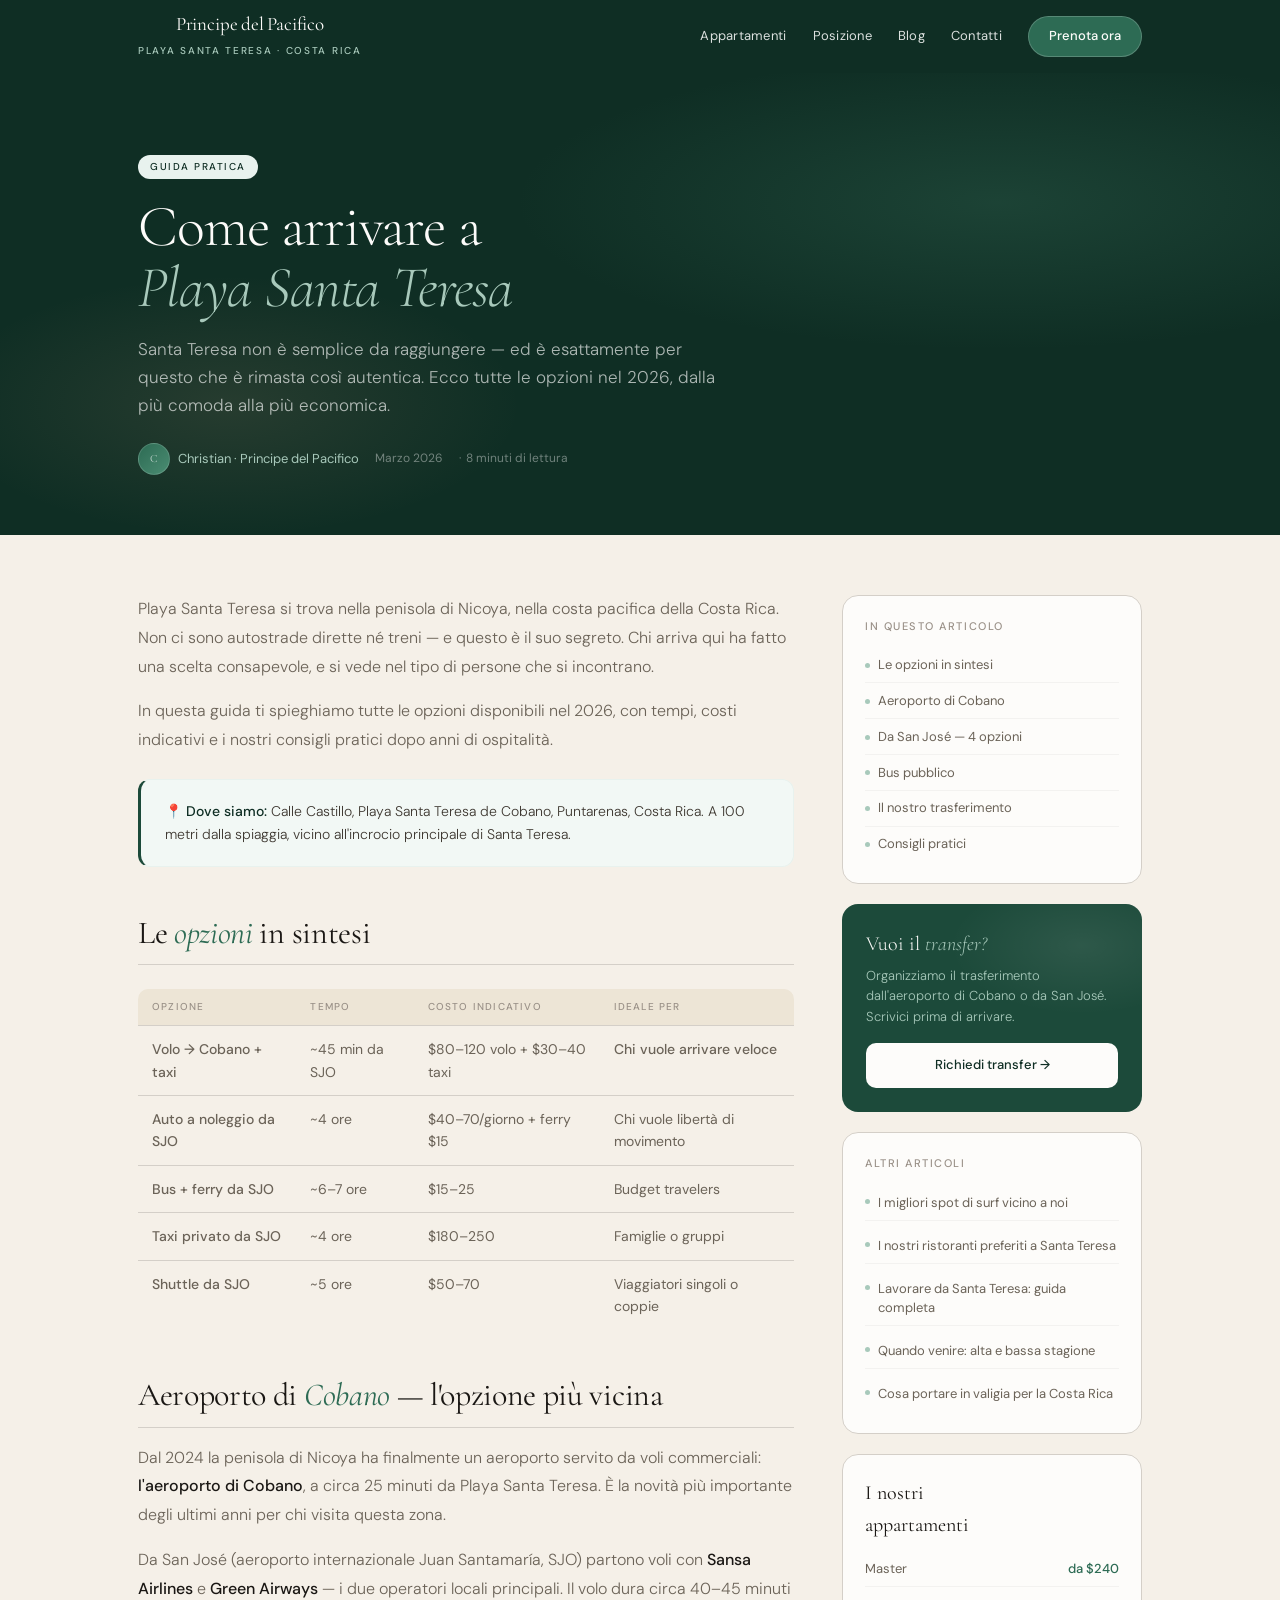
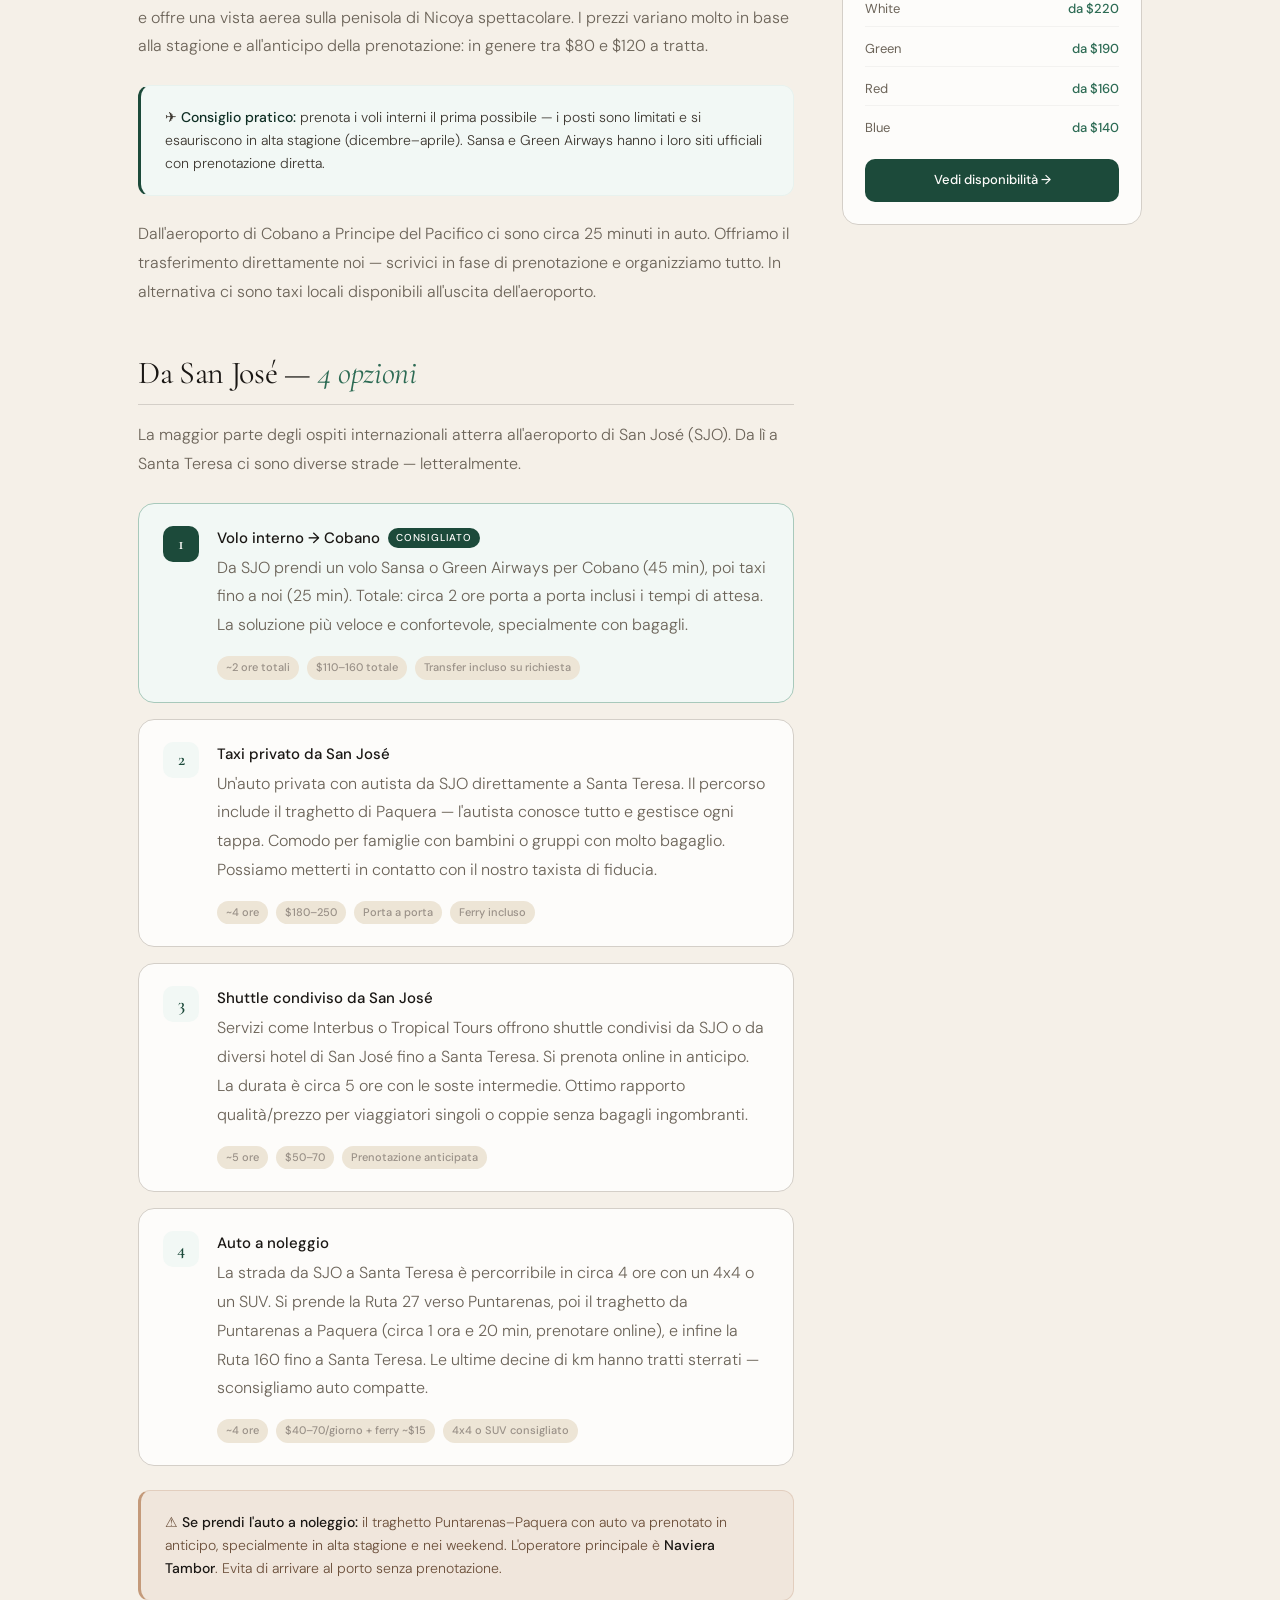
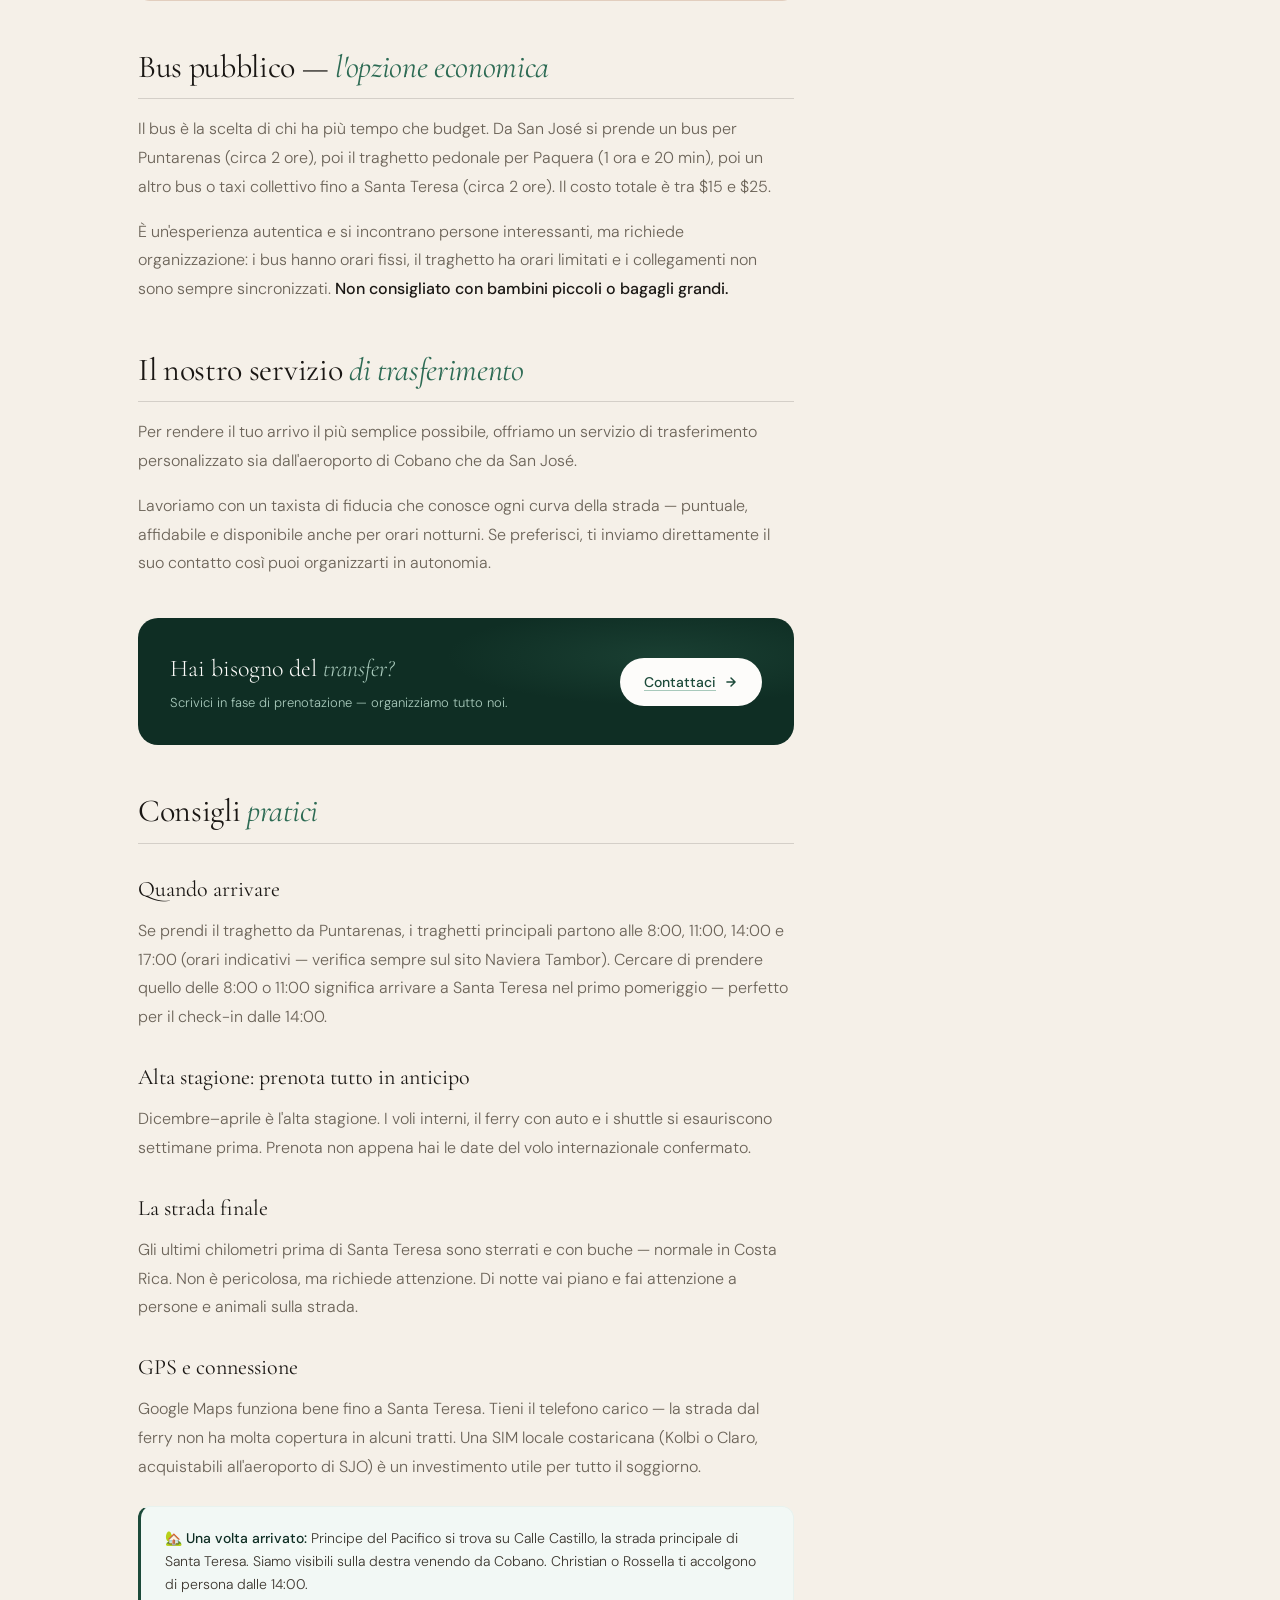
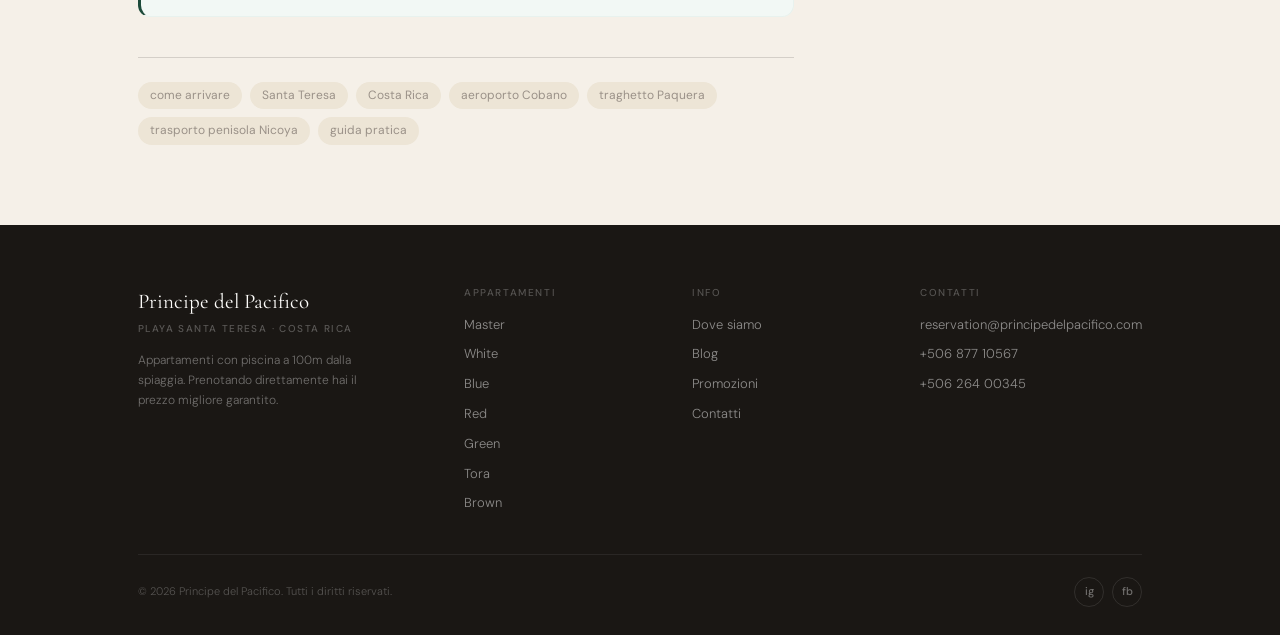
<file: css/blog-come-arrivare-santa-teresa.html>
<!DOCTYPE html>
<html lang="it">
<head>
<meta charset="UTF-8">
<meta name="viewport" content="width=device-width, initial-scale=1.0">
<title>Come arrivare a Playa Santa Teresa — Guida completa 2026</title>
<meta name="description" content="Tutte le opzioni per arrivare a Playa Santa Teresa, Costa Rica: aeroporto di Cobano, San José, auto a noleggio, ferry, shuttle e taxi privato. Guida aggiornata 2026.">
<link rel="preconnect" href="https://fonts.googleapis.com">
<link rel="preconnect" href="https://fonts.gstatic.com" crossorigin>
<link href="https://fonts.googleapis.com/css2?family=Cormorant+Garamond:ital,wght@0,300;0,400;0,600;1,300;1,400&family=DM+Sans:opsz,wght@9..40,300;9..40,400;9..40,500&display=swap" rel="stylesheet">
<link rel="stylesheet" href="../css/tokens.css">
<link rel="stylesheet" href="../css/base.css">
<link rel="stylesheet" href="../css/header.css">
<link rel="stylesheet" href="../css/footer.css">
<style>
/* ── Article layout ── */
.article-hero {
  background: var(--forest-deep);
  padding: 80px 0 60px;
  position: relative;
  overflow: hidden;
}
.article-hero::before {
  content: '';
  position: absolute;
  inset: 0;
  background:
    radial-gradient(ellipse 65% 55% at 78% 28%, rgba(74,140,114,.22) 0%, transparent 58%),
    radial-gradient(ellipse 42% 52% at 18% 72%, rgba(196,154,122,.13) 0%, transparent 54%);
}
.article-hero-inner { position: relative; z-index: 1; max-width: 780px; }
.article-cat {
  display: inline-flex;
  font-size: 10px;
  font-weight: 500;
  letter-spacing: .15em;
  text-transform: uppercase;
  background: var(--forest-wash);
  color: var(--forest-deep);
  padding: 4px 12px;
  border-radius: 999px;
  margin-bottom: 18px;
}
.article-h1 {
  font-family: var(--font-display);
  font-size: clamp(36px, 5vw, 58px);
  font-weight: 300;
  color: var(--white);
  line-height: 1.05;
  letter-spacing: -.02em;
  margin-bottom: 16px;
}
.article-h1 em { font-style: italic; color: var(--forest-pale); }
.article-intro {
  font-size: 17px;
  font-weight: 300;
  color: rgba(255,255,255,.65);
  line-height: 1.65;
  max-width: 580px;
  margin-bottom: 24px;
}
.article-meta {
  display: flex;
  align-items: center;
  gap: 16px;
  flex-wrap: wrap;
}
.article-author {
  display: flex;
  align-items: center;
  gap: 8px;
  font-size: 13px;
  color: var(--forest-pale);
}
.author-avatar {
  width: 32px;
  height: 32px;
  border-radius: 50%;
  background: linear-gradient(135deg, var(--forest-mid) 0%, var(--forest-soft) 100%);
  display: flex;
  align-items: center;
  justify-content: center;
  font-family: var(--font-display);
  font-size: 11px;
  color: rgba(255,255,255,.7);
  flex-shrink: 0;
  border: 1.5px solid rgba(255,255,255,.15);
}
.article-date {
  font-size: 12px;
  color: rgba(255,255,255,.4);
}
.article-read {
  font-size: 12px;
  color: rgba(255,255,255,.4);
  display: flex;
  align-items: center;
  gap: 5px;
}
.article-read::before { content: '·'; }

/* ── Article body layout ── */
.article-layout {
  display: grid;
  grid-template-columns: 1fr 300px;
  gap: 48px;
  padding: 60px 0 80px;
  align-items: start;
}
@media(max-width: 1023px) { .article-layout { grid-template-columns: 1fr; } }

/* ── Article content ── */
.article-content { max-width: 720px; }

.article-content h2 {
  font-family: var(--font-display);
  font-size: 32px;
  font-weight: 400;
  color: var(--ink);
  line-height: 1.1;
  letter-spacing: -.01em;
  margin: 48px 0 16px;
  padding-bottom: 14px;
  border-bottom: 1px solid var(--ink-ghost);
}
.article-content h2 em { font-style: italic; color: var(--forest-mid); }

.article-content h3 {
  font-family: var(--font-display);
  font-size: 22px;
  font-weight: 400;
  color: var(--ink);
  margin: 28px 0 10px;
}

.article-content p {
  font-size: 16px;
  font-weight: 300;
  color: var(--ink-soft);
  line-height: 1.8;
  margin-bottom: 16px;
}

.article-content strong { font-weight: 500; color: var(--ink); }

.article-content a {
  color: var(--forest);
  text-decoration: underline;
  text-decoration-color: var(--forest-pale);
  text-underline-offset: 3px;
  transition: text-decoration-color .15s;
}
.article-content a:hover { text-decoration-color: var(--forest); }

/* ── Highlight box ── */
.highlight-box {
  background: var(--forest-ghost);
  border: 1px solid var(--forest-wash);
  border-left: 3px solid var(--forest);
  border-radius: 12px;
  padding: 20px 24px;
  margin: 24px 0;
}
.highlight-box p {
  font-size: 14px;
  color: var(--ink-mid);
  margin: 0;
  line-height: 1.65;
}
.highlight-box strong { color: var(--forest-deep); }

/* ── Warning box ── */
.warning-box {
  background: var(--earth-pale);
  border: 1px solid rgba(196,154,122,.3);
  border-left: 3px solid var(--earth-light);
  border-radius: 12px;
  padding: 20px 24px;
  margin: 24px 0;
}
.warning-box p {
  font-size: 14px;
  color: var(--earth);
  margin: 0;
  line-height: 1.65;
}

/* ── Option card ── */
.option-cards { display: flex; flex-direction: column; gap: 16px; margin: 24px 0; }
.option-card {
  background: var(--white);
  border: 1px solid var(--ink-ghost);
  border-radius: 16px;
  padding: 22px 24px;
  display: flex;
  gap: 18px;
  align-items: flex-start;
  transition: box-shadow .2s, transform .2s cubic-bezier(.34,1.56,.64,1);
}
.option-card:hover { box-shadow: 0 4px 16px rgba(26,23,20,.08); transform: translateY(-1px); }
.option-card-recommended {
  border-color: var(--forest-pale);
  background: var(--forest-ghost);
}
.oc-num {
  width: 36px;
  height: 36px;
  border-radius: 10px;
  background: var(--forest-ghost);
  display: flex;
  align-items: center;
  justify-content: center;
  font-family: var(--font-display);
  font-size: 18px;
  font-weight: 600;
  color: var(--forest);
  flex-shrink: 0;
}
.option-card-recommended .oc-num { background: var(--forest); color: var(--white); }
.oc-content { flex: 1; }
.oc-title {
  font-size: 15px;
  font-weight: 500;
  color: var(--ink);
  margin-bottom: 4px;
  display: flex;
  align-items: center;
  gap: 8px;
}
.oc-rec {
  font-size: 10px;
  font-weight: 500;
  letter-spacing: .08em;
  text-transform: uppercase;
  background: var(--forest);
  color: var(--white);
  padding: 2px 8px;
  border-radius: 999px;
}
.oc-desc {
  font-size: 14px;
  font-weight: 300;
  color: var(--ink-soft);
  line-height: 1.55;
  margin-bottom: 8px;
}
.oc-details {
  display: flex;
  flex-wrap: wrap;
  gap: 8px;
}
.oc-tag {
  font-size: 11px;
  font-weight: 500;
  color: var(--ink-muted);
  background: var(--sand-warm);
  padding: 3px 9px;
  border-radius: 999px;
}

/* ── Summary table ── */
.summary-table {
  width: 100%;
  border-collapse: collapse;
  margin: 24px 0;
  font-size: 14px;
}
.summary-table th {
  font-size: 10px;
  font-weight: 500;
  letter-spacing: .12em;
  text-transform: uppercase;
  color: var(--ink-muted);
  background: var(--sand-warm);
  padding: 10px 14px;
  text-align: left;
  border-bottom: 1px solid var(--ink-ghost);
}
.summary-table th:first-child { border-radius: 10px 0 0 0; }
.summary-table th:last-child { border-radius: 0 10px 0 0; }
.summary-table td {
  padding: 12px 14px;
  border-bottom: 1px solid var(--ink-ghost);
  color: var(--ink-soft);
  vertical-align: top;
}
.summary-table tr:last-child td { border-bottom: none; }
.summary-table tr:hover td { background: var(--sand); }
.td-name { font-weight: 500; color: var(--ink); }
.td-best { color: var(--forest-mid); font-weight: 500; }

/* ── CTA inline ── */
.article-cta {
  background: var(--forest-deep);
  border-radius: 20px;
  padding: 32px;
  margin: 40px 0;
  display: flex;
  align-items: center;
  justify-content: space-between;
  gap: 24px;
  flex-wrap: wrap;
  position: relative;
  overflow: hidden;
}
.article-cta::before {
  content: '';
  position: absolute;
  inset: 0;
  background: radial-gradient(ellipse 60% 70% at 80% 30%, rgba(74,140,114,.18) 0%, transparent 55%);
}
.article-cta-text { position: relative; z-index: 1; }
.article-cta-title {
  font-family: var(--font-display);
  font-size: 24px;
  font-weight: 300;
  color: var(--white);
  margin-bottom: 4px;
}
.article-cta-title em { font-style: italic; color: var(--forest-pale); }
.article-cta-desc { font-size: 13px; font-weight: 300; color: var(--forest-pale); }
.article-cta-btn {
  position: relative;
  z-index: 1;
  display: inline-flex;
  align-items: center;
  gap: 8px;
  font-size: 14px;
  font-weight: 500;
  color: var(--forest-deep);
  background: var(--white);
  padding: 13px 24px;
  border-radius: 999px;
  white-space: nowrap;
  flex-shrink: 0;
  transition: opacity .15s;
}
.article-cta-btn:hover { opacity: .9; }

/* ── Tags ── */
.article-tags {
  display: flex;
  flex-wrap: wrap;
  gap: 8px;
  margin: 40px 0 0;
  padding-top: 24px;
  border-top: 1px solid var(--ink-ghost);
}
.article-tag {
  font-size: 12px;
  font-weight: 400;
  color: var(--ink-muted);
  background: var(--sand-warm);
  padding: 4px 12px;
  border-radius: 999px;
  transition: background .15s, color .15s;
}
.article-tag:hover { background: var(--forest-wash); color: var(--forest-deep); }

/* ── Sidebar ── */
.article-sidebar { position: sticky; top: 80px; display: flex; flex-direction: column; gap: 20px; }

.sidebar-toc {
  background: var(--white);
  border: 1px solid var(--ink-ghost);
  border-radius: 16px;
  padding: 22px;
}
.toc-title {
  font-size: 11px;
  font-weight: 500;
  letter-spacing: .14em;
  text-transform: uppercase;
  color: var(--ink-muted);
  margin-bottom: 14px;
}
.toc-links { display: flex; flex-direction: column; gap: 2px; }
.toc-link {
  font-size: 13px;
  color: var(--ink-soft);
  padding: 6px 0;
  border-bottom: 1px solid rgba(0,0,0,.04);
  display: flex;
  align-items: center;
  gap: 8px;
  transition: color .15s;
}
.toc-link:last-child { border-bottom: none; }
.toc-link:hover { color: var(--forest); }
.toc-dot { width: 5px; height: 5px; border-radius: 50%; background: var(--forest-pale); flex-shrink: 0; }

.sidebar-transfer {
  background: var(--forest);
  border-radius: 16px;
  padding: 24px;
  position: relative;
  overflow: hidden;
}
.sidebar-transfer::before {
  content: '';
  position: absolute;
  inset: 0;
  background: radial-gradient(ellipse 80% 60% at 80% 20%, rgba(255,255,255,.08) 0%, transparent 55%);
}
.st-inner { position: relative; z-index: 1; }
.st-title {
  font-family: var(--font-display);
  font-size: 20px;
  font-weight: 300;
  color: var(--white);
  margin-bottom: 6px;
}
.st-title em { font-style: italic; color: var(--forest-pale); }
.st-desc { font-size: 13px; font-weight: 300; color: var(--forest-pale); line-height: 1.55; margin-bottom: 16px; }
.st-btn {
  display: flex;
  align-items: center;
  justify-content: center;
  gap: 6px;
  width: 100%;
  background: var(--white);
  color: var(--forest-deep);
  font-size: 13px;
  font-weight: 500;
  padding: 12px;
  border-radius: 10px;
  transition: opacity .15s;
  font-family: var(--font-body);
}
.st-btn:hover { opacity: .9; }

.sidebar-related {
  background: var(--white);
  border: 1px solid var(--ink-ghost);
  border-radius: 16px;
  padding: 22px;
}
.sr-title {
  font-size: 11px;
  font-weight: 500;
  letter-spacing: .14em;
  text-transform: uppercase;
  color: var(--ink-muted);
  margin-bottom: 14px;
}
.sr-links { display: flex; flex-direction: column; gap: 8px; }
.sr-link {
  font-size: 13px;
  color: var(--ink-soft);
  padding: 8px 0;
  border-bottom: 1px solid rgba(0,0,0,.04);
  display: flex;
  align-items: flex-start;
  gap: 8px;
  line-height: 1.4;
  transition: color .15s;
}
.sr-link:last-child { border-bottom: none; }
.sr-link:hover { color: var(--forest); }
.sr-dot { width: 5px; height: 5px; border-radius: 50%; background: var(--forest-pale); flex-shrink: 0; margin-top: 5px; }
</style>
</head>
<body>

<!-- HEADER -->
<header class="hdr" id="hdr">
  <div class="wrap">
    <div class="hdr-inner">
      <a href="../index.html" class="logo">
        <span class="logo-main">Principe del Pacifico</span>
        <span class="logo-sub">Playa Santa Teresa · Costa Rica</span>
      </a>
      <nav class="nav">
        <a href="../index.html#apts" class="nl">Appartamenti</a>
        <a href="../index.html#loc" class="nl">Posizione</a>
        <a href="blog.html" class="nl">Blog</a>
        <a href="contatti.html" class="nl">Contatti</a>
        <a href="../index.html#apts" class="ncta">Prenota ora</a>
      </nav>
      <button class="hamburger" id="ham" aria-label="Apri menu" onclick="toggleMobile()">
        <span></span><span></span><span></span>
      </button>
    </div>
  </div>
</header>

<div class="mobile-menu" id="mmenu" aria-hidden="true">
  <a href="../index.html#apts" class="nm" onclick="closeMobile()">Appartamenti</a>
  <a href="blog.html" class="nm" onclick="closeMobile()">Blog</a>
  <a href="contatti.html" class="nm" onclick="closeMobile()">Contatti</a>
  <a href="../index.html#apts" class="nm ncta" onclick="closeMobile()">Prenota ora</a>
</div>

<!-- ARTICLE HERO -->
<div class="article-hero">
  <div class="wrap">
    <div class="article-hero-inner">
      <span class="article-cat">Guida pratica</span>
      <h1 class="article-h1">Come arrivare a<br><em>Playa Santa Teresa</em></h1>
      <p class="article-intro">Santa Teresa non è semplice da raggiungere — ed è esattamente per questo che è rimasta così autentica. Ecco tutte le opzioni nel 2026, dalla più comoda alla più economica.</p>
      <div class="article-meta">
        <div class="article-author">
          <div class="author-avatar">C</div>
          Christian · Principe del Pacifico
        </div>
        <span class="article-date">Marzo 2026</span>
        <span class="article-read">8 minuti di lettura</span>
      </div>
    </div>
  </div>
</div>

<!-- ARTICLE BODY -->
<div class="wrap">
  <div class="article-layout">

    <article class="article-content">

      <p>Playa Santa Teresa si trova nella penisola di Nicoya, nella costa pacifica della Costa Rica. Non ci sono autostrade dirette né treni — e questo è il suo segreto. Chi arriva qui ha fatto una scelta consapevole, e si vede nel tipo di persone che si incontrano.</p>

      <p>In questa guida ti spieghiamo tutte le opzioni disponibili nel 2026, con tempi, costi indicativi e i nostri consigli pratici dopo anni di ospitalità.</p>

      <div class="highlight-box">
        <p>📍 <strong>Dove siamo:</strong> Calle Castillo, Playa Santa Teresa de Cobano, Puntarenas, Costa Rica. A 100 metri dalla spiaggia, vicino all'incrocio principale di Santa Teresa.</p>
      </div>

      <!-- TOC mobile (inline) -->
      <h2 id="opzioni">Le <em>opzioni</em> in sintesi</h2>

      <table class="summary-table">
        <thead>
          <tr>
            <th>Opzione</th>
            <th>Tempo</th>
            <th>Costo indicativo</th>
            <th>Ideale per</th>
          </tr>
        </thead>
        <tbody>
          <tr>
            <td class="td-name">Volo → Cobano + taxi</td>
            <td>~45 min da SJO</td>
            <td>$80–120 volo + $30–40 taxi</td>
            <td class="td-best">Chi vuole arrivare veloce</td>
          </tr>
          <tr>
            <td class="td-name">Auto a noleggio da SJO</td>
            <td>~4 ore</td>
            <td>$40–70/giorno + ferry $15</td>
            <td>Chi vuole libertà di movimento</td>
          </tr>
          <tr>
            <td class="td-name">Bus + ferry da SJO</td>
            <td>~6–7 ore</td>
            <td>$15–25</td>
            <td>Budget travelers</td>
          </tr>
          <tr>
            <td class="td-name">Taxi privato da SJO</td>
            <td>~4 ore</td>
            <td>$180–250</td>
            <td>Famiglie o gruppi</td>
          </tr>
          <tr>
            <td class="td-name">Shuttle da SJO</td>
            <td>~5 ore</td>
            <td>$50–70</td>
            <td>Viaggiatori singoli o coppie</td>
          </tr>
        </tbody>
      </table>

      <h2 id="cobano">Aeroporto di <em>Cobano</em> — l'opzione più vicina</h2>

      <p>Dal 2024 la penisola di Nicoya ha finalmente un aeroporto servito da voli commerciali: <strong>l'aeroporto di Cobano</strong>, a circa 25 minuti da Playa Santa Teresa. È la novità più importante degli ultimi anni per chi visita questa zona.</p>

      <p>Da San José (aeroporto internazionale Juan Santamaría, SJO) partono voli con <strong>Sansa Airlines</strong> e <strong>Green Airways</strong> — i due operatori locali principali. Il volo dura circa 40–45 minuti e offre una vista aerea sulla penisola di Nicoya spettacolare. I prezzi variano molto in base alla stagione e all'anticipo della prenotazione: in genere tra $80 e $120 a tratta.</p>

      <div class="highlight-box">
        <p>✈️ <strong>Consiglio pratico:</strong> prenota i voli interni il prima possibile — i posti sono limitati e si esauriscono in alta stagione (dicembre–aprile). Sansa e Green Airways hanno i loro siti ufficiali con prenotazione diretta.</p>
      </div>

      <p>Dall'aeroporto di Cobano a Principe del Pacifico ci sono circa 25 minuti in auto. Offriamo il trasferimento direttamente noi — scrivici in fase di prenotazione e organizziamo tutto. In alternativa ci sono taxi locali disponibili all'uscita dell'aeroporto.</p>

      <h2 id="sanjose">Da San José — <em>4 opzioni</em></h2>

      <p>La maggior parte degli ospiti internazionali atterra all'aeroporto di San José (SJO). Da lì a Santa Teresa ci sono diverse strade — letteralmente.</p>

      <div class="option-cards">

        <div class="option-card option-card-recommended">
          <div class="oc-num">1</div>
          <div class="oc-content">
            <div class="oc-title">
              Volo interno → Cobano
              <span class="oc-rec">Consigliato</span>
            </div>
            <p class="oc-desc">Da SJO prendi un volo Sansa o Green Airways per Cobano (45 min), poi taxi fino a noi (25 min). Totale: circa 2 ore porta a porta inclusi i tempi di attesa. La soluzione più veloce e confortevole, specialmente con bagagli.</p>
            <div class="oc-details">
              <span class="oc-tag">~2 ore totali</span>
              <span class="oc-tag">$110–160 totale</span>
              <span class="oc-tag">Transfer incluso su richiesta</span>
            </div>
          </div>
        </div>

        <div class="option-card">
          <div class="oc-num">2</div>
          <div class="oc-content">
            <div class="oc-title">Taxi privato da San José</div>
            <p class="oc-desc">Un'auto privata con autista da SJO direttamente a Santa Teresa. Il percorso include il traghetto di Paquera — l'autista conosce tutto e gestisce ogni tappa. Comodo per famiglie con bambini o gruppi con molto bagaglio. Possiamo metterti in contatto con il nostro taxista di fiducia.</p>
            <div class="oc-details">
              <span class="oc-tag">~4 ore</span>
              <span class="oc-tag">$180–250</span>
              <span class="oc-tag">Porta a porta</span>
              <span class="oc-tag">Ferry incluso</span>
            </div>
          </div>
        </div>

        <div class="option-card">
          <div class="oc-num">3</div>
          <div class="oc-content">
            <div class="oc-title">Shuttle condiviso da San José</div>
            <p class="oc-desc">Servizi come Interbus o Tropical Tours offrono shuttle condivisi da SJO o da diversi hotel di San José fino a Santa Teresa. Si prenota online in anticipo. La durata è circa 5 ore con le soste intermedie. Ottimo rapporto qualità/prezzo per viaggiatori singoli o coppie senza bagagli ingombranti.</p>
            <div class="oc-details">
              <span class="oc-tag">~5 ore</span>
              <span class="oc-tag">$50–70</span>
              <span class="oc-tag">Prenotazione anticipata</span>
            </div>
          </div>
        </div>

        <div class="option-card">
          <div class="oc-num">4</div>
          <div class="oc-content">
            <div class="oc-title">Auto a noleggio</div>
            <p class="oc-desc">La strada da SJO a Santa Teresa è percorribile in circa 4 ore con un 4x4 o un SUV. Si prende la Ruta 27 verso Puntarenas, poi il traghetto da Puntarenas a Paquera (circa 1 ora e 20 min, prenotare online), e infine la Ruta 160 fino a Santa Teresa. Le ultime decine di km hanno tratti sterrati — sconsigliamo auto compatte.</p>
            <div class="oc-details">
              <span class="oc-tag">~4 ore</span>
              <span class="oc-tag">$40–70/giorno + ferry ~$15</span>
              <span class="oc-tag">4x4 o SUV consigliato</span>
            </div>
          </div>
        </div>

      </div>

      <div class="warning-box">
        <p>⚠️ <strong>Se prendi l'auto a noleggio:</strong> il traghetto Puntarenas–Paquera con auto va prenotato in anticipo, specialmente in alta stagione e nei weekend. L'operatore principale è <strong>Naviera Tambor</strong>. Evita di arrivare al porto senza prenotazione.</p>
      </div>

      <h2 id="bus">Bus pubblico — <em>l'opzione economica</em></h2>

      <p>Il bus è la scelta di chi ha più tempo che budget. Da San José si prende un bus per Puntarenas (circa 2 ore), poi il traghetto pedonale per Paquera (1 ora e 20 min), poi un altro bus o taxi collettivo fino a Santa Teresa (circa 2 ore). Il costo totale è tra $15 e $25.</p>

      <p>È un'esperienza autentica e si incontrano persone interessanti, ma richiede organizzazione: i bus hanno orari fissi, il traghetto ha orari limitati e i collegamenti non sono sempre sincronizzati. <strong>Non consigliato con bambini piccoli o bagagli grandi.</strong></p>

      <h2 id="transfer">Il nostro servizio <em>di trasferimento</em></h2>

      <p>Per rendere il tuo arrivo il più semplice possibile, offriamo un servizio di trasferimento personalizzato sia dall'aeroporto di Cobano che da San José.</p>

      <p>Lavoriamo con un taxista di fiducia che conosce ogni curva della strada — puntuale, affidabile e disponibile anche per orari notturni. Se preferisci, ti inviamo direttamente il suo contatto così puoi organizzarti in autonomia.</p>

      <div class="article-cta">
        <div class="article-cta-text">
          <div class="article-cta-title">Hai bisogno del <em>transfer?</em></div>
          <div class="article-cta-desc">Scrivici in fase di prenotazione — organizziamo tutto noi.</div>
        </div>
        <a href="contatti.html" class="article-cta-btn">
          Contattaci
          <svg width="14" height="14" viewBox="0 0 24 24" fill="none" stroke="currentColor" stroke-width="2.5" stroke-linecap="round" stroke-linejoin="round"><path d="M5 12h14M12 5l7 7-7 7"/></svg>
        </a>
      </div>

      <h2 id="consigli">Consigli <em>pratici</em></h2>

      <h3>Quando arrivare</h3>
      <p>Se prendi il traghetto da Puntarenas, i traghetti principali partono alle 8:00, 11:00, 14:00 e 17:00 (orari indicativi — verifica sempre sul sito Naviera Tambor). Cercare di prendere quello delle 8:00 o 11:00 significa arrivare a Santa Teresa nel primo pomeriggio — perfetto per il check-in dalle 14:00.</p>

      <h3>Alta stagione: prenota tutto in anticipo</h3>
      <p>Dicembre–aprile è l'alta stagione. I voli interni, il ferry con auto e i shuttle si esauriscono settimane prima. Prenota non appena hai le date del volo internazionale confermato.</p>

      <h3>La strada finale</h3>
      <p>Gli ultimi chilometri prima di Santa Teresa sono sterrati e con buche — normale in Costa Rica. Non è pericolosa, ma richiede attenzione. Di notte vai piano e fai attenzione a persone e animali sulla strada.</p>

      <h3>GPS e connessione</h3>
      <p>Google Maps funziona bene fino a Santa Teresa. Tieni il telefono carico — la strada dal ferry non ha molta copertura in alcuni tratti. Una SIM locale costaricana (Kolbi o Claro, acquistabili all'aeroporto di SJO) è un investimento utile per tutto il soggiorno.</p>

      <div class="highlight-box">
        <p>🏡 <strong>Una volta arrivato:</strong> Principe del Pacifico si trova su Calle Castillo, la strada principale di Santa Teresa. Siamo visibili sulla destra venendo da Cobano. Christian o Rossella ti accolgono di persona dalle 14:00.</p>
      </div>

      <div class="article-tags">
        <span class="article-tag">come arrivare</span>
        <span class="article-tag">Santa Teresa</span>
        <span class="article-tag">Costa Rica</span>
        <span class="article-tag">aeroporto Cobano</span>
        <span class="article-tag">traghetto Paquera</span>
        <span class="article-tag">trasporto penisola Nicoya</span>
        <span class="article-tag">guida pratica</span>
      </div>

    </article>

    <!-- SIDEBAR -->
    <aside class="article-sidebar">

      <div class="sidebar-toc">
        <div class="toc-title">In questo articolo</div>
        <div class="toc-links">
          <a href="#opzioni" class="toc-link"><span class="toc-dot"></span>Le opzioni in sintesi</a>
          <a href="#cobano" class="toc-link"><span class="toc-dot"></span>Aeroporto di Cobano</a>
          <a href="#sanjose" class="toc-link"><span class="toc-dot"></span>Da San José — 4 opzioni</a>
          <a href="#bus" class="toc-link"><span class="toc-dot"></span>Bus pubblico</a>
          <a href="#transfer" class="toc-link"><span class="toc-dot"></span>Il nostro trasferimento</a>
          <a href="#consigli" class="toc-link"><span class="toc-dot"></span>Consigli pratici</a>
        </div>
      </div>

      <div class="sidebar-transfer">
        <div class="st-inner">
          <div class="st-title">Vuoi il <em>transfer?</em></div>
          <p class="st-desc">Organizziamo il trasferimento dall'aeroporto di Cobano o da San José. Scrivici prima di arrivare.</p>
          <a href="contatti.html" class="st-btn">Richiedi transfer →</a>
        </div>
      </div>

      <div class="sidebar-related">
        <div class="sr-title">Altri articoli</div>
        <div class="sr-links">
          <a href="#" class="sr-link"><span class="sr-dot"></span>I migliori spot di surf vicino a noi</a>
          <a href="#" class="sr-link"><span class="sr-dot"></span>I nostri ristoranti preferiti a Santa Teresa</a>
          <a href="#" class="sr-link"><span class="sr-dot"></span>Lavorare da Santa Teresa: guida completa</a>
          <a href="#" class="sr-link"><span class="sr-dot"></span>Quando venire: alta e bassa stagione</a>
          <a href="#" class="sr-link"><span class="sr-dot"></span>Cosa portare in valigia per la Costa Rica</a>
        </div>
      </div>

      <div style="background:var(--white);border:1px solid var(--ink-ghost);border-radius:16px;padding:22px;">
        <div style="font-family:var(--font-display);font-size:20px;font-weight:400;color:var(--ink);margin-bottom:12px;">I nostri<br>appartamenti</div>
        <div style="display:flex;flex-direction:column;gap:6px;">
          <a href="master.html" style="font-size:13px;color:var(--ink-soft);display:flex;justify-content:space-between;padding:6px 0;border-bottom:1px solid rgba(0,0,0,.04);transition:color .15s;">
            <span>Master</span><span style="color:var(--forest-mid);font-weight:500;">da $240</span>
          </a>
          <a href="white.html" style="font-size:13px;color:var(--ink-soft);display:flex;justify-content:space-between;padding:6px 0;border-bottom:1px solid rgba(0,0,0,.04);transition:color .15s;">
            <span>White</span><span style="color:var(--forest-mid);font-weight:500;">da $220</span>
          </a>
          <a href="green.html" style="font-size:13px;color:var(--ink-soft);display:flex;justify-content:space-between;padding:6px 0;border-bottom:1px solid rgba(0,0,0,.04);transition:color .15s;">
            <span>Green</span><span style="color:var(--forest-mid);font-weight:500;">da $190</span>
          </a>
          <a href="red.html" style="font-size:13px;color:var(--ink-soft);display:flex;justify-content:space-between;padding:6px 0;border-bottom:1px solid rgba(0,0,0,.04);transition:color .15s;">
            <span>Red</span><span style="color:var(--forest-mid);font-weight:500;">da $160</span>
          </a>
          <a href="blue.html" style="font-size:13px;color:var(--ink-soft);display:flex;justify-content:space-between;padding:6px 0;transition:color .15s;">
            <span>Blue</span><span style="color:var(--forest-mid);font-weight:500;">da $140</span>
          </a>
        </div>
        <a href="../index.html#apts" style="display:flex;align-items:center;justify-content:center;gap:6px;margin-top:14px;background:var(--forest);color:var(--white);font-size:13px;font-weight:500;padding:11px;border-radius:10px;transition:background .15s;">
          Vedi disponibilità →
        </a>
      </div>

    </aside>

  </div>
</div>

<!-- FOOTER -->
<footer class="footer">
  <div class="wrap">
    <div class="fg">
      <div class="footer-brand">
        <span class="fb-name">Principe del Pacifico</span>
        <span class="fb-loc">Playa Santa Teresa · Costa Rica</span>
        <p class="fb-desc">Appartamenti con piscina a 100m dalla spiaggia. Prenotando direttamente hai il prezzo migliore garantito.</p>
      </div>
      <div>
        <div class="fc-title">Appartamenti</div>
        <nav class="fc-links">
          <a href="master.html" class="fcl">Master</a>
          <a href="white.html" class="fcl">White</a>
          <a href="blue.html" class="fcl">Blue</a>
          <a href="red.html" class="fcl">Red</a>
          <a href="green.html" class="fcl">Green</a>
          <a href="tora.html" class="fcl">Tora</a>
          <a href="brown.html" class="fcl">Brown</a>
        </nav>
      </div>
      <div>
        <div class="fc-title">Info</div>
        <nav class="fc-links">
          <a href="../index.html#loc" class="fcl">Dove siamo</a>
          <a href="blog.html" class="fcl">Blog</a>
          <a href="promozioni.html" class="fcl">Promozioni</a>
          <a href="contatti.html" class="fcl">Contatti</a>
        </nav>
      </div>
      <div>
        <div class="fc-title">Contatti</div>
        <address class="fc-links">
          <a href="mailto:reservation@principedelpacifico.com" class="fcl">reservation@principedelpacifico.com</a>
          <a href="tel:+50687710567" class="fcl">+506 877 10567</a>
          <a href="tel:+50626400345" class="fcl">+506 264 00345</a>
        </address>
      </div>
    </div>
    <div class="f-bot">
      <p class="f-copy">© 2026 Principe del Pacifico. Tutti i diritti riservati.</p>
      <div class="f-soc">
        <a href="https://www.instagram.com/principedelpacifico" target="_blank" rel="noopener noreferrer" class="fs" aria-label="Instagram">ig</a>
        <a href="https://www.facebook.com/principedelpacifico" target="_blank" rel="noopener noreferrer" class="fs" aria-label="Facebook">fb</a>
      </div>
    </div>
  </div>
</footer>

<script src="../js/main.js"></script>
</body>
</html>
</file>
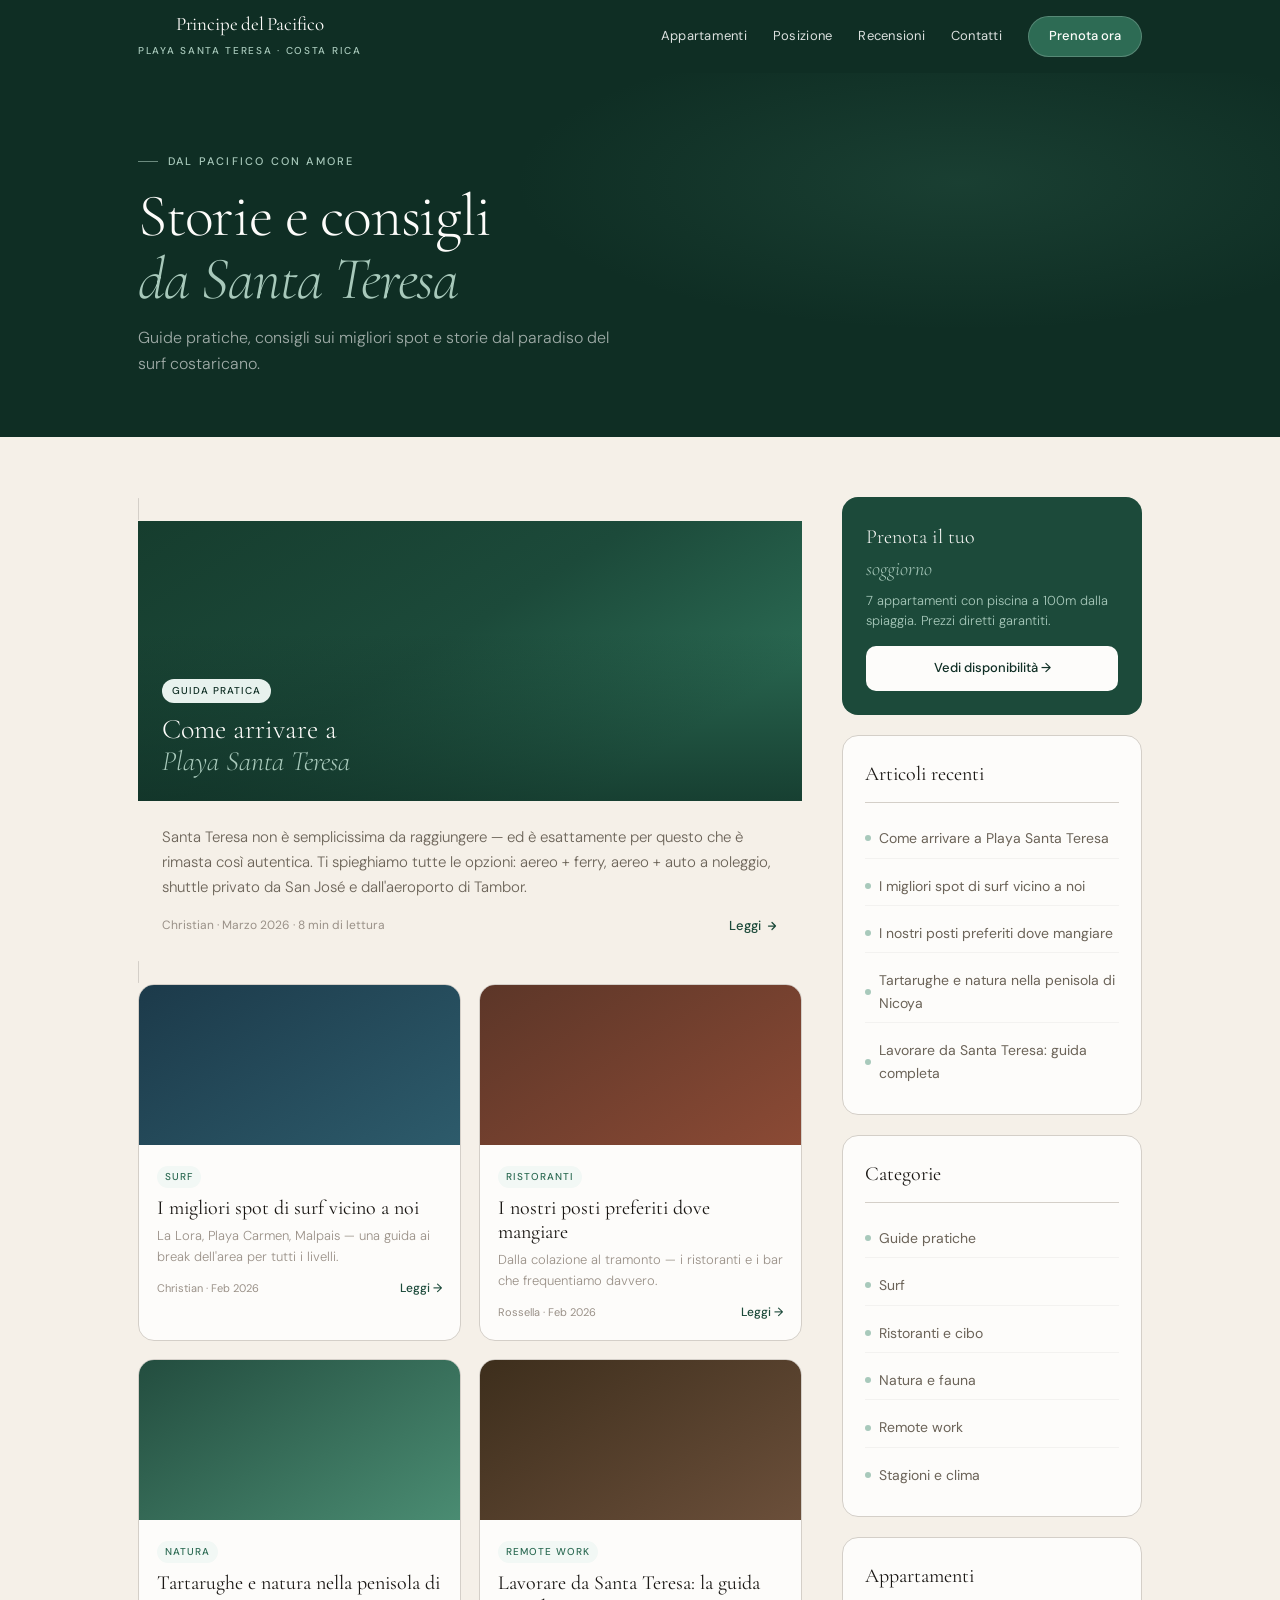
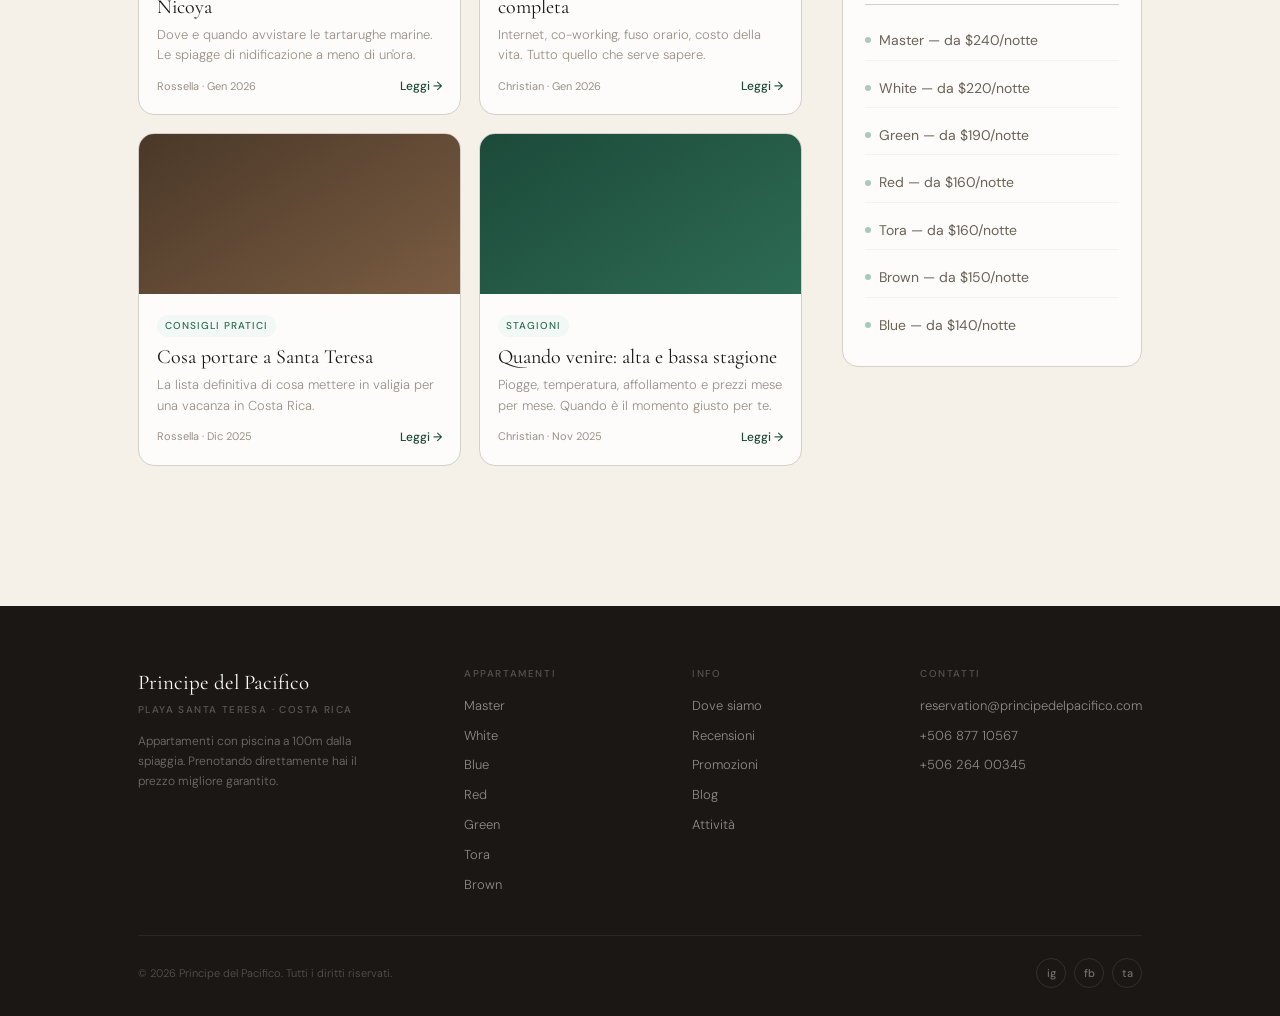
<file: pages/blog.html>
<!DOCTYPE html>
<html lang="it">
<head>
<meta charset="UTF-8">
<meta name="viewport" content="width=device-width, initial-scale=1.0">
<title>Blog — Principe del Pacifico · Playa Santa Teresa</title>
<meta name="description" content="Consigli, guide e storie da Playa Santa Teresa, Costa Rica. Surf, natura, ristoranti e tutto quello che devi sapere prima di arrivare.">
<link rel="preconnect" href="https://fonts.googleapis.com">
<link rel="preconnect" href="https://fonts.gstatic.com" crossorigin>
<link href="https://fonts.googleapis.com/css2?family=Cormorant+Garamond:ital,wght@0,300;0,400;0,600;1,300;1,400&family=DM+Sans:opsz,wght@9..40,300;9..40,400;9..40,500&display=swap" rel="stylesheet">
<link rel="stylesheet" href="../css/tokens.css">
<link rel="stylesheet" href="../css/base.css">
<link rel="stylesheet" href="../css/header.css">
<link rel="stylesheet" href="../css/footer.css">
<style>
.page-hero{background:var(--forest-deep);padding:80px 0 60px;position:relative;overflow:hidden;}
.page-hero::before{content:'';position:absolute;inset:0;background:radial-gradient(ellipse 60% 70% at 75% 30%,rgba(74,140,114,.18) 0%,transparent 58%);}
.page-hero-inner{position:relative;z-index:1;}
.page-ey{font-size:11px;font-weight:500;letter-spacing:.2em;text-transform:uppercase;color:var(--forest-pale);margin-bottom:14px;display:flex;align-items:center;gap:10px;}
.page-ey::before{content:'';width:20px;height:1px;background:var(--forest-pale);opacity:.6;}
.page-h1{font-family:var(--font-display);font-size:clamp(38px,5vw,60px);font-weight:300;color:var(--white);line-height:1.05;letter-spacing:-.02em;margin-bottom:14px;}
.page-h1 em{font-style:italic;color:var(--forest-pale);}
.page-desc{font-size:16px;font-weight:300;color:rgba(255,255,255,.6);max-width:500px;line-height:1.65;}
.blog-layout{display:grid;grid-template-columns:1fr 300px;gap:40px;padding:60px 0;align-items:start;}
@media(max-width:1023px){.blog-layout{grid-template-columns:1fr;}}
.blog-featured{background:var(--white);border:1px solid var(--ink-ghost);border-radius:20px;overflow:hidden;margin-bottom:24px;transition:box-shadow .2s,transform .2s;}
.blog-featured:hover{box-shadow:0 8px 32px rgba(26,23,20,.1);transform:translateY(-2px);}
.blog-featured-img{height:280px;background:linear-gradient(148deg,#163D2E 0%,#1C4A3A 45%,#2A6952 80%);position:relative;display:flex;align-items:flex-end;padding:24px;}
.blog-featured-img::before{content:'';position:absolute;inset:0;background:linear-gradient(to top,rgba(15,46,36,.7) 0%,transparent 60%);}
.bf-category{position:relative;z-index:1;display:inline-flex;font-size:10px;font-weight:500;letter-spacing:.1em;text-transform:uppercase;background:var(--forest-wash);color:var(--forest-deep);padding:4px 10px;border-radius:999px;margin-bottom:10px;}
.bf-title{position:relative;z-index:1;font-family:var(--font-display);font-size:28px;font-weight:300;color:var(--white);line-height:1.15;}
.bf-title em{font-style:italic;color:var(--forest-pale);}
.blog-featured-body{padding:24px;}
.bf-excerpt{font-size:15px;font-weight:300;color:var(--ink-soft);line-height:1.65;margin-bottom:16px;}
.bf-meta{display:flex;align-items:center;justify-content:space-between;}
.bf-author{font-size:12px;color:var(--ink-muted);}
.bf-read{font-size:13px;font-weight:500;color:var(--forest);display:flex;align-items:center;gap:5px;transition:gap .15s;}
.blog-featured:hover .bf-read{gap:9px;}
.blog-grid{display:grid;grid-template-columns:1fr 1fr;gap:18px;}
@media(max-width:639px){.blog-grid{grid-template-columns:1fr;}}
.blog-card{background:var(--white);border:1px solid var(--ink-ghost);border-radius:16px;overflow:hidden;transition:box-shadow .2s,transform .2s;}
.blog-card:hover{box-shadow:0 6px 20px rgba(26,23,20,.09);transform:translateY(-2px);}
.bc-img{height:160px;position:relative;}
.bc-img-inner{position:absolute;inset:0;}
.bc-body{padding:18px;}
.bc-cat{font-size:10px;font-weight:500;letter-spacing:.1em;text-transform:uppercase;color:var(--forest-mid);background:var(--forest-ghost);padding:3px 8px;border-radius:999px;display:inline-block;margin-bottom:8px;}
.bc-title{font-family:var(--font-display);font-size:20px;font-weight:400;color:var(--ink);line-height:1.2;margin-bottom:6px;}
.bc-excerpt{font-size:13px;font-weight:300;color:var(--ink-muted);line-height:1.55;margin-bottom:12px;}
.bc-meta{font-size:11px;color:var(--ink-muted);display:flex;align-items:center;justify-content:space-between;}
.bc-read{font-size:12px;font-weight:500;color:var(--forest);}
.sidebar-widget{background:var(--white);border:1px solid var(--ink-ghost);border-radius:16px;padding:22px;margin-bottom:20px;}
.sw-title{font-family:var(--font-display);font-size:20px;font-weight:400;color:var(--ink);margin-bottom:16px;padding-bottom:12px;border-bottom:1px solid var(--ink-ghost);}
.sw-links{display:flex;flex-direction:column;gap:8px;}
.sw-link{font-size:14px;color:var(--ink-soft);display:flex;align-items:center;gap:8px;padding:8px 0;border-bottom:1px solid rgba(0,0,0,.04);transition:color .15s;}
.sw-link:last-child{border-bottom:none;}
.sw-link:hover{color:var(--forest);}
.sw-dot{width:6px;height:6px;border-radius:50%;background:var(--forest-pale);flex-shrink:0;}
.cta-widget{background:var(--forest);border-radius:16px;padding:24px;}
.cw-title{font-family:var(--font-display);font-size:20px;font-weight:300;color:var(--white);margin-bottom:6px;}
.cw-title em{font-style:italic;color:var(--forest-pale);}
.cw-desc{font-size:13px;font-weight:300;color:var(--forest-pale);margin-bottom:16px;line-height:1.5;}
.cw-btn{display:flex;align-items:center;justify-content:center;gap:6px;width:100%;background:var(--white);color:var(--forest-deep);font-size:13px;font-weight:500;padding:12px;border-radius:10px;transition:opacity .15s;}
.cw-btn:hover{opacity:.9;}
</style>
</head>
<body>
<header class="hdr" id="hdr">
  <div class="wrap">
    <div class="hdr-inner">
      <a href="../index.html" class="logo">
        <span class="logo-main">Principe del Pacifico</span>
        <span class="logo-sub">Playa Santa Teresa · Costa Rica</span>
      </a>
      <nav class="nav">
        <a href="../index.html#apts" class="nl">Appartamenti</a>
        <a href="../index.html#loc" class="nl">Posizione</a>
        <a href="../index.html#rev" class="nl">Recensioni</a>
        <a href="contatti.html" class="nl">Contatti</a>
        <a href="../index.html#apts" class="ncta">Prenota ora</a>
      </nav>
      <button class="hamburger" id="ham" aria-label="Apri menu" onclick="toggleMobile()">
        <span></span><span></span><span></span>
      </button>
    </div>
  </div>
</header>
<div class="mobile-menu" id="mmenu" aria-hidden="true">
  <a href="../index.html#apts" class="nm" onclick="closeMobile()">Appartamenti</a>
  <a href="../index.html#loc" class="nm" onclick="closeMobile()">Posizione</a>
  <a href="../index.html#rev" class="nm" onclick="closeMobile()">Recensioni</a>
  <a href="contatti.html" class="nm" onclick="closeMobile()">Contatti</a>
  <a href="../index.html#apts" class="nm ncta" onclick="closeMobile()">Prenota ora</a>
</div>

<div class="page-hero">
  <div class="wrap">
    <div class="page-hero-inner">
      <div class="page-ey">Dal Pacifico con amore</div>
      <h1 class="page-h1">Storie e consigli<br><em>da Santa Teresa</em></h1>
      <p class="page-desc">Guide pratiche, consigli sui migliori spot e storie dal paradiso del surf costaricano.</p>
    </div>
  </div>
</div>

<div class="wrap">
  <div class="blog-layout">

    <div class="blog-main">

    <a href="blog-come-arrivare-santa-teresa.html" class="blog-featured">
        <div class="blog-featured-img">
          <div style="position:relative;z-index:1;">
            <span class="bf-category">Guida pratica</span>
            <h2 class="bf-title">Come arrivare a<br><em>Playa Santa Teresa</em></h2>
          </div>
        </div>
        <div class="blog-featured-body">
          <p class="bf-excerpt">Santa Teresa non è semplicissima da raggiungere — ed è esattamente per questo che è rimasta così autentica. Ti spieghiamo tutte le opzioni: aereo + ferry, aereo + auto a noleggio, shuttle privato da San José e dall'aeroporto di Tambor.</p>
          <div class="bf-meta">
            <span class="bf-author">Christian · Marzo 2026 · 8 min di lettura</span>
            <span class="bf-read">Leggi <svg width="12" height="12" viewBox="0 0 24 24" fill="none" stroke="currentColor" stroke-width="2.5" stroke-linecap="round" stroke-linejoin="round"><path d="M5 12h14M12 5l7 7-7 7"/></svg></span>
          </div>
        </div>
      </a>

      <div class="blog-grid">

        <a href="#" class="blog-card">
          <div class="bc-img"><div class="bc-img-inner" style="background:linear-gradient(148deg,#1C3A4A 0%,#2D5B6B 100%)"></div></div>
          <div class="bc-body">
            <span class="bc-cat">Surf</span>
            <h3 class="bc-title">I migliori spot di surf vicino a noi</h3>
            <p class="bc-excerpt">La Lora, Playa Carmen, Malpais — una guida ai break dell'area per tutti i livelli.</p>
            <div class="bc-meta">
              <span>Christian · Feb 2026</span>
              <span class="bc-read">Leggi →</span>
            </div>
          </div>
        </a>

        <a href="#" class="blog-card">
          <div class="bc-img"><div class="bc-img-inner" style="background:linear-gradient(148deg,#5C3628 0%,#8B4A35 100%)"></div></div>
          <div class="bc-body">
            <span class="bc-cat">Ristoranti</span>
            <h3 class="bc-title">I nostri posti preferiti dove mangiare</h3>
            <p class="bc-excerpt">Dalla colazione al tramonto — i ristoranti e i bar che frequentiamo davvero.</p>
            <div class="bc-meta">
              <span>Rossella · Feb 2026</span>
              <span class="bc-read">Leggi →</span>
            </div>
          </div>
        </a>

        <a href="#" class="blog-card">
          <div class="bc-img"><div class="bc-img-inner" style="background:linear-gradient(148deg,#234D3F 0%,#4A8C72 100%)"></div></div>
          <div class="bc-body">
            <span class="bc-cat">Natura</span>
            <h3 class="bc-title">Tartarughe e natura nella penisola di Nicoya</h3>
            <p class="bc-excerpt">Dove e quando avvistare le tartarughe marine. Le spiagge di nidificazione a meno di un'ora.</p>
            <div class="bc-meta">
              <span>Rossella · Gen 2026</span>
              <span class="bc-read">Leggi →</span>
            </div>
          </div>
        </a>

        <a href="#" class="blog-card">
          <div class="bc-img"><div class="bc-img-inner" style="background:linear-gradient(148deg,#3D2E1C 0%,#6B4F3A 100%)"></div></div>
          <div class="bc-body">
            <span class="bc-cat">Remote work</span>
            <h3 class="bc-title">Lavorare da Santa Teresa: la guida completa</h3>
            <p class="bc-excerpt">Internet, co-working, fuso orario, costo della vita. Tutto quello che serve sapere.</p>
            <div class="bc-meta">
              <span>Christian · Gen 2026</span>
              <span class="bc-read">Leggi →</span>
            </div>
          </div>
        </a>

        <a href="#" class="blog-card">
          <div class="bc-img"><div class="bc-img-inner" style="background:linear-gradient(148deg,#4A3828 0%,#7A5C42 100%)"></div></div>
          <div class="bc-body">
            <span class="bc-cat">Consigli pratici</span>
            <h3 class="bc-title">Cosa portare a Santa Teresa</h3>
            <p class="bc-excerpt">La lista definitiva di cosa mettere in valigia per una vacanza in Costa Rica.</p>
            <div class="bc-meta">
              <span>Rossella · Dic 2025</span>
              <span class="bc-read">Leggi →</span>
            </div>
          </div>
        </a>

        <a href="#" class="blog-card">
          <div class="bc-img"><div class="bc-img-inner" style="background:linear-gradient(148deg,#1C4A3A 0%,#2D6B54 100%)"></div></div>
          <div class="bc-body">
            <span class="bc-cat">Stagioni</span>
            <h3 class="bc-title">Quando venire: alta e bassa stagione</h3>
            <p class="bc-excerpt">Piogge, temperatura, affollamento e prezzi mese per mese. Quando è il momento giusto per te.</p>
            <div class="bc-meta">
              <span>Christian · Nov 2025</span>
              <span class="bc-read">Leggi →</span>
            </div>
          </div>
        </a>

      </div>
    </div>

    <aside class="blog-sidebar">
      <div class="cta-widget">
        <div class="cw-title">Prenota il tuo<br><em>soggiorno</em></div>
        <p class="cw-desc">7 appartamenti con piscina a 100m dalla spiaggia. Prezzi diretti garantiti.</p>
        <a href="../index.html#apts" class="cw-btn">Vedi disponibilità →</a>
      </div>

      <div class="sidebar-widget" style="margin-top:20px;">
        <div class="sw-title">Articoli recenti</div>
        <div class="sw-links">
          <a href="#" class="sw-link"><span class="sw-dot"></span>Come arrivare a Playa Santa Teresa</a>
          <a href="#" class="sw-link"><span class="sw-dot"></span>I migliori spot di surf vicino a noi</a>
          <a href="#" class="sw-link"><span class="sw-dot"></span>I nostri posti preferiti dove mangiare</a>
          <a href="#" class="sw-link"><span class="sw-dot"></span>Tartarughe e natura nella penisola di Nicoya</a>
          <a href="#" class="sw-link"><span class="sw-dot"></span>Lavorare da Santa Teresa: guida completa</a>
        </div>
      </div>

      <div class="sidebar-widget">
        <div class="sw-title">Categorie</div>
        <div class="sw-links">
          <a href="#" class="sw-link"><span class="sw-dot"></span>Guide pratiche</a>
          <a href="#" class="sw-link"><span class="sw-dot"></span>Surf</a>
          <a href="#" class="sw-link"><span class="sw-dot"></span>Ristoranti e cibo</a>
          <a href="#" class="sw-link"><span class="sw-dot"></span>Natura e fauna</a>
          <a href="#" class="sw-link"><span class="sw-dot"></span>Remote work</a>
          <a href="#" class="sw-link"><span class="sw-dot"></span>Stagioni e clima</a>
        </div>
      </div>

      <div class="sidebar-widget">
        <div class="sw-title">Appartamenti</div>
        <div class="sw-links">
          <a href="master.html" class="sw-link"><span class="sw-dot"></span>Master — da $240/notte</a>
          <a href="white.html" class="sw-link"><span class="sw-dot"></span>White — da $220/notte</a>
          <a href="green.html" class="sw-link"><span class="sw-dot"></span>Green — da $190/notte</a>
          <a href="red.html" class="sw-link"><span class="sw-dot"></span>Red — da $160/notte</a>
          <a href="tora.html" class="sw-link"><span class="sw-dot"></span>Tora — da $160/notte</a>
          <a href="brown.html" class="sw-link"><span class="sw-dot"></span>Brown — da $150/notte</a>
          <a href="blue.html" class="sw-link"><span class="sw-dot"></span>Blue — da $140/notte</a>
        </div>
      </div>
    </aside>

  </div>
</div>

<footer class="footer" style="margin-top:80px;">
  <div class="wrap">
    <div class="fg">
      <div class="footer-brand">
        <span class="fb-name">Principe del Pacifico</span>
        <span class="fb-loc">Playa Santa Teresa · Costa Rica</span>
        <p class="fb-desc">Appartamenti con piscina a 100m dalla spiaggia. Prenotando direttamente hai il prezzo migliore garantito.</p>
      </div>
      <div>
        <div class="fc-title">Appartamenti</div>
        <nav class="fc-links">
          <a href="master.html" class="fcl">Master</a>
          <a href="white.html" class="fcl">White</a>
          <a href="blue.html" class="fcl">Blue</a>
          <a href="red.html" class="fcl">Red</a>
          <a href="green.html" class="fcl">Green</a>
          <a href="tora.html" class="fcl">Tora</a>
          <a href="brown.html" class="fcl">Brown</a>
        </nav>
      </div>
      <div>
        <div class="fc-title">Info</div>
        <nav class="fc-links">
          <a href="../index.html#loc" class="fcl">Dove siamo</a>
          <a href="../index.html#rev" class="fcl">Recensioni</a>
          <a href="promozioni.html" class="fcl">Promozioni</a>
          <a href="blog.html" class="fcl">Blog</a>
          <a href="attivita.html" class="fcl">Attività</a>
        </nav>
      </div>
      <div>
        <div class="fc-title">Contatti</div>
        <address class="fc-links">
          <a href="mailto:reservation@principedelpacifico.com" class="fcl">reservation@principedelpacifico.com</a>
          <a href="tel:+50687710567" class="fcl">+506 877 10567</a>
          <a href="tel:+50626400345" class="fcl">+506 264 00345</a>
        </address>
      </div>
    </div>
    <div class="f-bot">
      <p class="f-copy">© 2026 Principe del Pacifico. Tutti i diritti riservati.</p>
      <div class="f-soc">
        <a href="https://www.instagram.com/principedelpacifico" target="_blank" rel="noopener noreferrer" class="fs" aria-label="Instagram">ig</a>
        <a href="https://www.facebook.com/principedelpacifico" target="_blank" rel="noopener noreferrer" class="fs" aria-label="Facebook">fb</a>
        <a href="https://www.tripadvisor.com/principedelpacifico" target="_blank" rel="noopener noreferrer" class="fs" aria-label="TripAdvisor">ta</a>
      </div>
    </div>
  </div>
</footer>
<script src="../js/main.js"></script>
</body>
</html>
</file>
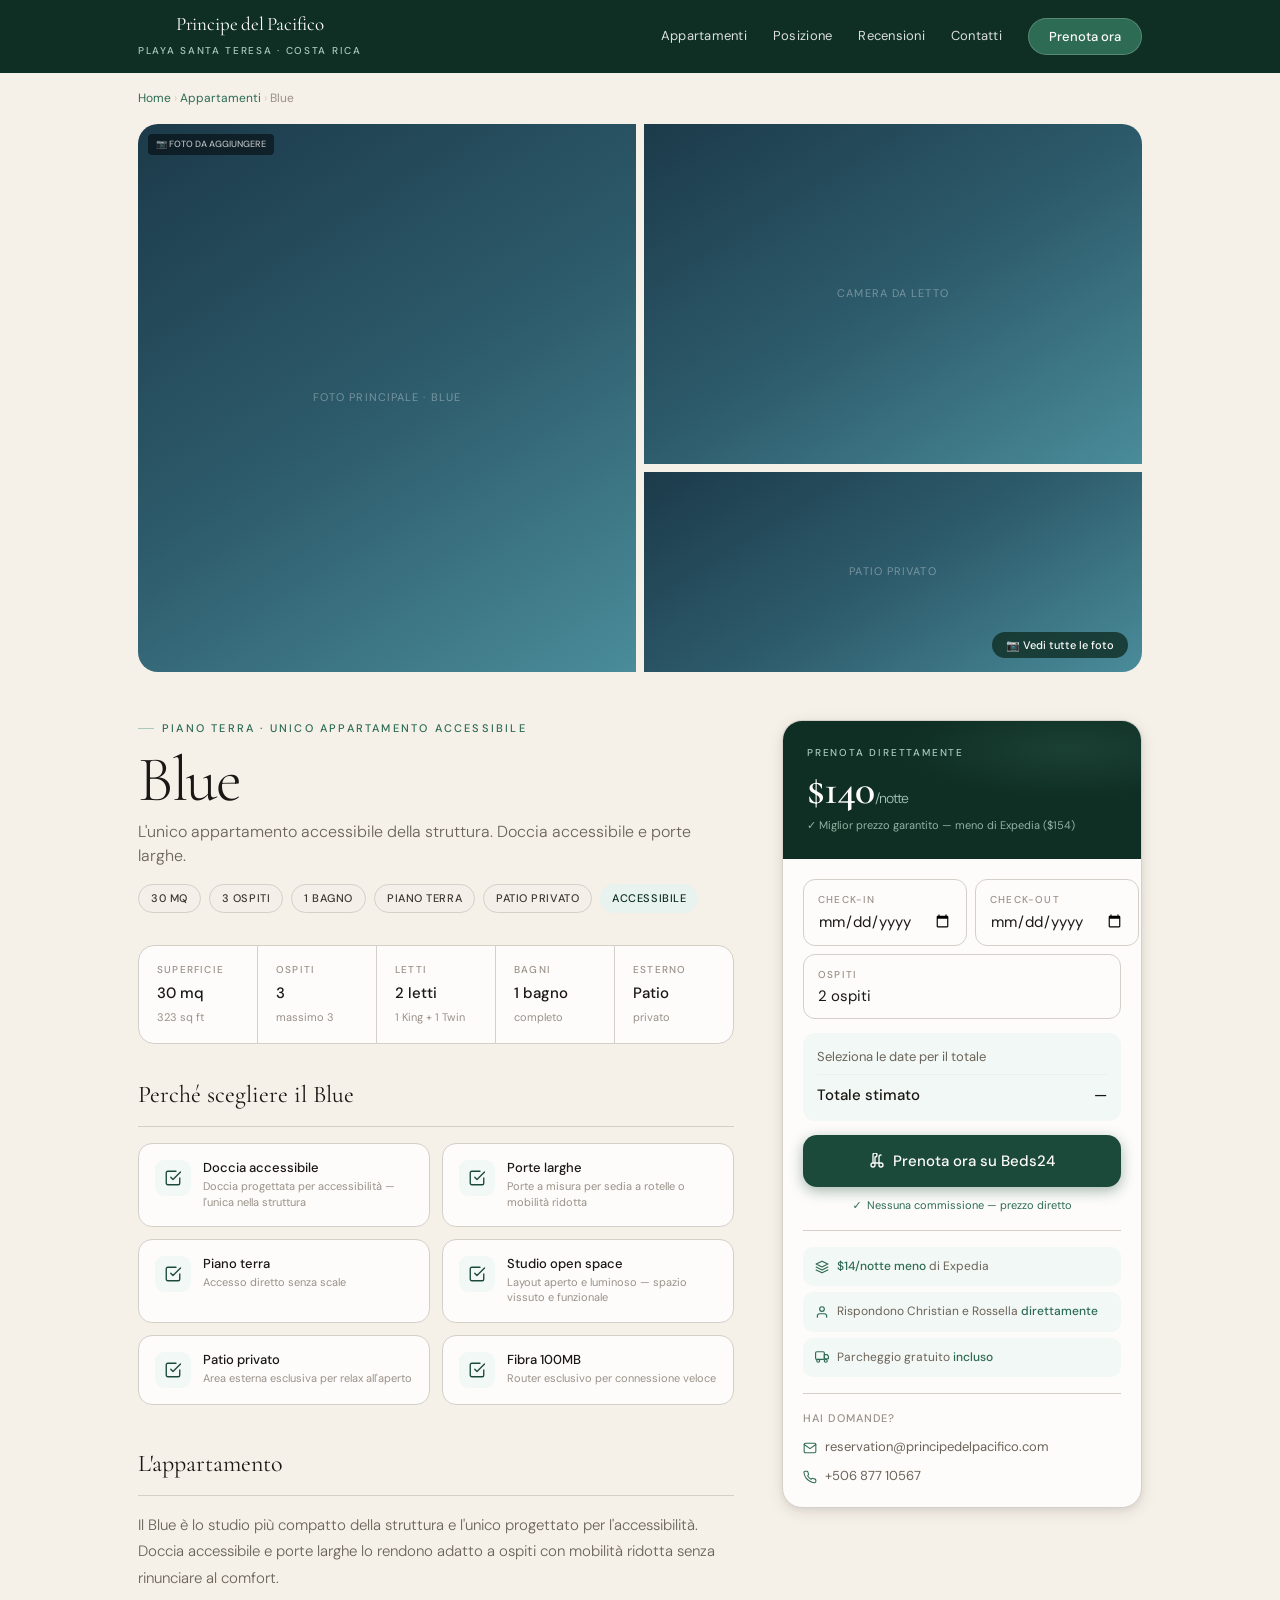
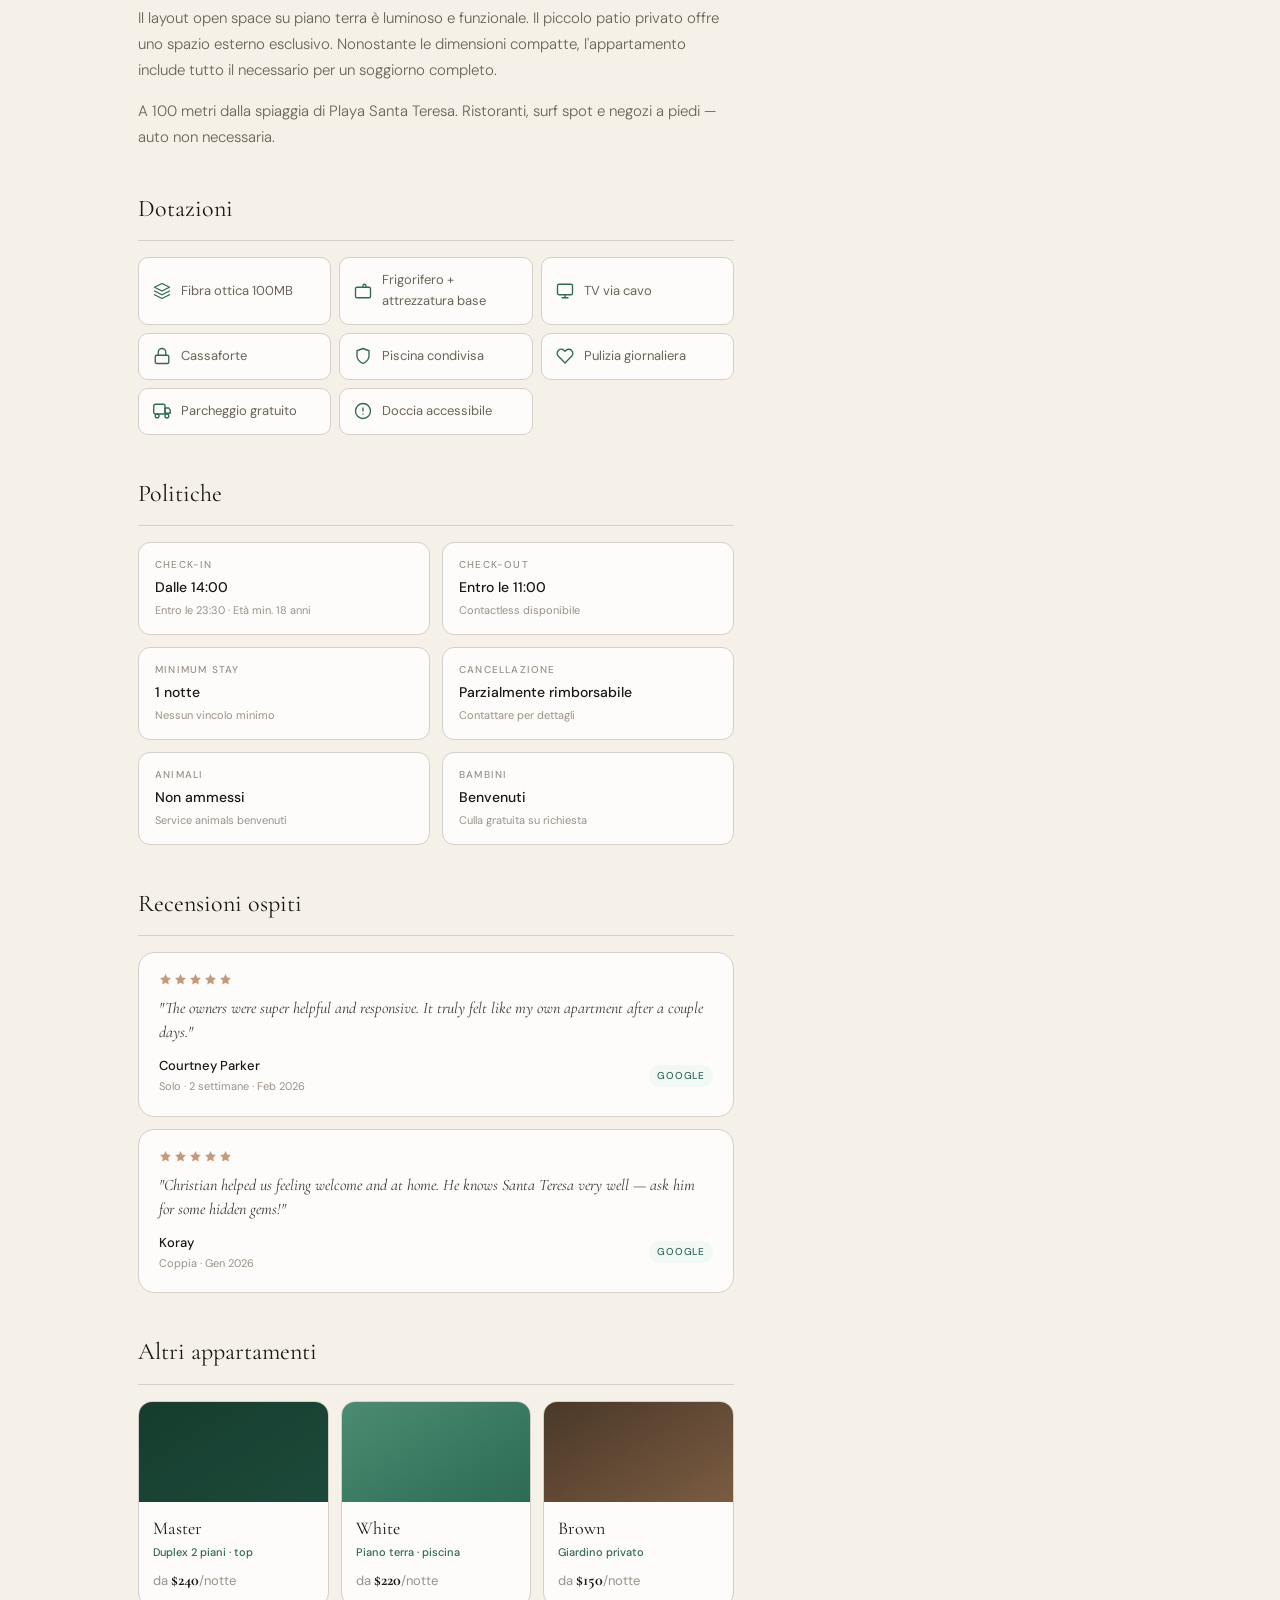
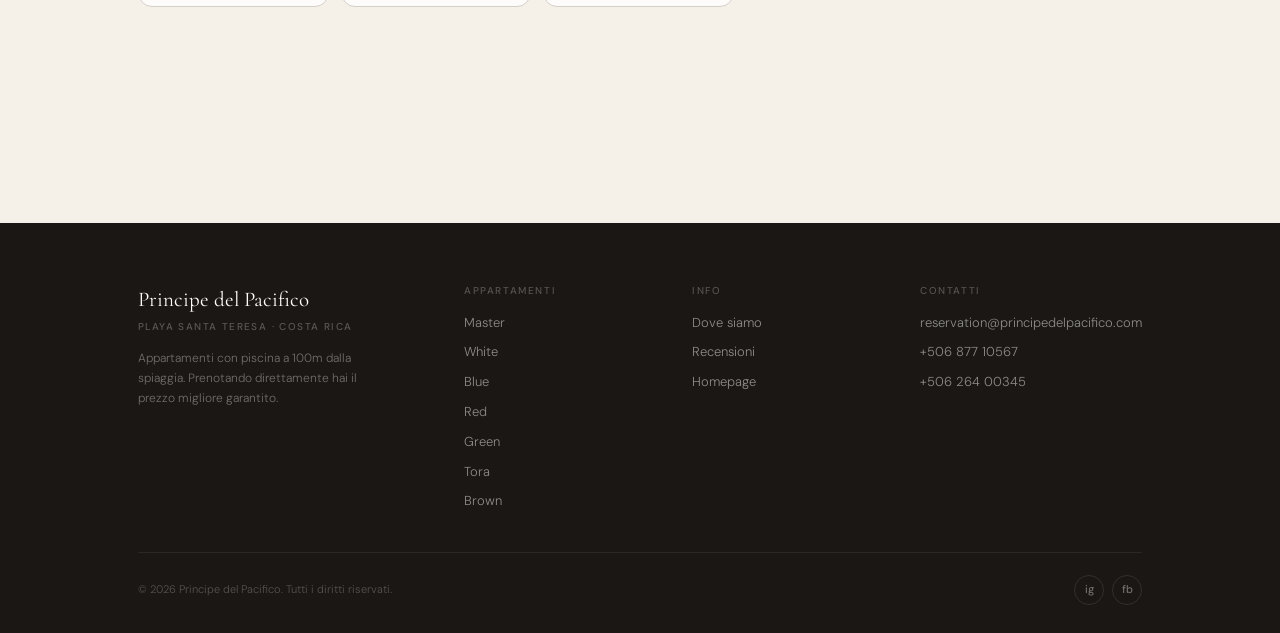
<file: pages/blue.html>
<!DOCTYPE html>
<html lang="en">
<head>
<meta charset="UTF-8">
<meta name="viewport" content="width=device-width, initial-scale=1.0">
<title>Blue Apartment — Principe del Pacifico · Playa Santa Teresa</title>
<meta name="description" content="L'unico appartamento accessibile della struttura. Doccia accessibile e porte larghe. 30 mq · 3 ospiti · Da $140/notte. Prenota diretto.">
<link rel="preconnect" href="https://fonts.googleapis.com">
<link rel="preconnect" href="https://fonts.gstatic.com" crossorigin>
<link href="https://fonts.googleapis.com/css2?family=Cormorant+Garamond:ital,wght@0,300;0,400;0,600;1,300;1,400&family=DM+Sans:opsz,wght@9..40,300;9..40,400;9..40,500&display=swap" rel="stylesheet">
<link rel="stylesheet" href="../css/tokens.css">
<link rel="stylesheet" href="../css/base.css">
<link rel="stylesheet" href="../css/header.css">
<link rel="stylesheet" href="../css/detail.css">
<link rel="stylesheet" href="../css/footer.css">
</head>
<body>

<div class="mobile-menu" id="mmenu" aria-hidden="true">
  <a href="../index.html#apts" class="nm" onclick="closeMobile()">Appartamenti</a>
  <a href="../index.html#loc" class="nm" onclick="closeMobile()">Posizione</a>
  <a href="../index.html#rev" class="nm" onclick="closeMobile()">Recensioni</a>
  <a href="../index.html#owners" class="nm" onclick="closeMobile()">Contatti</a>
  <button class="nm ncta" onclick="bookNow();closeMobile()">Prenota ora</button>
</div>

<header class="hdr" id="hdr">
  <div class="wrap">
    <div class="hdr-inner">
      <a href="../index.html" class="logo">
        <span class="logo-main">Principe del Pacifico</span>
        <span class="logo-sub">Playa Santa Teresa · Costa Rica</span>
      </a>
      <nav class="nav">
        <a href="../index.html#apts" class="nl">Appartamenti</a>
        <a href="../index.html#loc" class="nl">Posizione</a>
        <a href="../index.html#rev" class="nl">Recensioni</a>
        <a href="../index.html#owners" class="nl">Contatti</a>
        <button class="ncta" onclick="bookNow()">Prenota ora</button>
      </nav>
      <button class="hamburger" id="ham" aria-label="Apri menu" onclick="toggleMobile()">
        <span></span><span></span><span></span>
      </button>
    </div>
  </div>
</header>

<div class="wrap">
  <nav class="breadcrumb">
    <a href="../index.html">Home</a>
    <span class="breadcrumb-sep">›</span>
    <a href="../index.html#apts">Appartamenti</a>
    <span class="breadcrumb-sep">›</span>
    <span>Blue</span>
  </nav>

  <div class="gallery" id="gallery-top">
    <div class="gallery-main" style="background:linear-gradient(148deg,#1C3A4A 0%,#2D5B6B 50%,#4A8C9A 100%)">
      <!-- TODO: <img src="../img/apt/blue-1.jpg" alt="Blue apartment — vista principale" loading="eager"> -->
      <div class="gallery-placeholder">Foto principale · Blue</div>
      <span class="gallery-todo">📷 Foto da aggiungere</span>
    </div>
    <div class="gallery-thumb" style="background:linear-gradient(148deg,#1C3A4A 0%,#2D5B6B 50%,#4A8C9A 100%)">
      <!-- TODO: <img src="../img/apt/blue-2.jpg" alt="Blue — camera da letto" loading="lazy"> -->
      <div class="gallery-placeholder">Camera da letto</div>
    </div>
    <div class="gallery-thumb" style="background:linear-gradient(148deg,#1C3A4A 0%,#2D5B6B 50%,#4A8C9A 100%)">
      <!-- TODO: <img src="../img/apt/blue-3.jpg" alt="Blue — patio privato" loading="lazy"> -->
      <div class="gallery-placeholder">Patio privato</div>
      <button class="gallery-count" onclick="openGallery()">📷 Vedi tutte le foto</button>
    </div>
  </div>

  <div class="detail-layout">
    <main class="content-left">

      <header class="apt-header">
        <div class="apt-eyebrow">Piano terra · unico appartamento accessibile</div>
        <h1 class="apt-name">Blue</h1>
        <p class="apt-tagline">L'unico appartamento accessibile della struttura. Doccia accessibile e porte larghe.</p>
        <div class="apt-badges">
          <span class="badge badge-sand">30 mq</span>
          <span class="badge badge-sand">3 ospiti</span>
          <span class="badge badge-sand">1 bagno</span>
          <span class="badge badge-sand">Piano terra</span>
          <span class="badge badge-sand">Patio privato</span>
          <span class="badge badge-forest">Accessibile</span>
        </div>
      </header>

      <div class="specs-bar">
        <div class="spec-item">
          <span class="spec-label">Superficie</span>
          <span class="spec-val">30 mq</span>
          <span class="spec-sub">323 sq ft</span>
        </div>
        <div class="spec-item">
          <span class="spec-label">Ospiti</span>
          <span class="spec-val">3</span>
          <span class="spec-sub">massimo 3</span>
        </div>
        <div class="spec-item">
          <span class="spec-label">Letti</span>
          <span class="spec-val">2 letti</span>
          <span class="spec-sub">1 King + 1 Twin</span>
        </div>
        <div class="spec-item">
          <span class="spec-label">Bagni</span>
          <span class="spec-val">1 bagno</span>
          <span class="spec-sub">completo</span>
        </div>
        <div class="spec-item">
          <span class="spec-label">Esterno</span>
          <span class="spec-val">Patio</span>
          <span class="spec-sub">privato</span>
        </div>
      </div>

      <section class="content-section">
        <h2 class="cs-title">Perché scegliere il Blue</h2>
        <div class="highlights">
          <div class="hl">
            <div class="hl-icon">
              <svg width="18" height="18" viewBox="0 0 24 24" fill="none" stroke="currentColor" stroke-width="1.8" stroke-linecap="round" stroke-linejoin="round"><path d="M9 11l3 3L22 4"/><path d="M21 12v7a2 2 0 0 1-2 2H5a2 2 0 0 1-2-2V5a2 2 0 0 1 2-2h11"/></svg>
            </div>
            <div>
              <div class="hl-title">Doccia accessibile</div>
              <div class="hl-desc">Doccia progettata per accessibilità — l'unica nella struttura</div>
            </div>
          </div>
          <div class="hl">
            <div class="hl-icon">
              <svg width="18" height="18" viewBox="0 0 24 24" fill="none" stroke="currentColor" stroke-width="1.8" stroke-linecap="round" stroke-linejoin="round"><path d="M9 11l3 3L22 4"/><path d="M21 12v7a2 2 0 0 1-2 2H5a2 2 0 0 1-2-2V5a2 2 0 0 1 2-2h11"/></svg>
            </div>
            <div>
              <div class="hl-title">Porte larghe</div>
              <div class="hl-desc">Porte a misura per sedia a rotelle o mobilità ridotta</div>
            </div>
          </div>
          <div class="hl">
            <div class="hl-icon">
              <svg width="18" height="18" viewBox="0 0 24 24" fill="none" stroke="currentColor" stroke-width="1.8" stroke-linecap="round" stroke-linejoin="round"><path d="M9 11l3 3L22 4"/><path d="M21 12v7a2 2 0 0 1-2 2H5a2 2 0 0 1-2-2V5a2 2 0 0 1 2-2h11"/></svg>
            </div>
            <div>
              <div class="hl-title">Piano terra</div>
              <div class="hl-desc">Accesso diretto senza scale</div>
            </div>
          </div>
          <div class="hl">
            <div class="hl-icon">
              <svg width="18" height="18" viewBox="0 0 24 24" fill="none" stroke="currentColor" stroke-width="1.8" stroke-linecap="round" stroke-linejoin="round"><path d="M9 11l3 3L22 4"/><path d="M21 12v7a2 2 0 0 1-2 2H5a2 2 0 0 1-2-2V5a2 2 0 0 1 2-2h11"/></svg>
            </div>
            <div>
              <div class="hl-title">Studio open space</div>
              <div class="hl-desc">Layout aperto e luminoso — spazio vissuto e funzionale</div>
            </div>
          </div>
          <div class="hl">
            <div class="hl-icon">
              <svg width="18" height="18" viewBox="0 0 24 24" fill="none" stroke="currentColor" stroke-width="1.8" stroke-linecap="round" stroke-linejoin="round"><path d="M9 11l3 3L22 4"/><path d="M21 12v7a2 2 0 0 1-2 2H5a2 2 0 0 1-2-2V5a2 2 0 0 1 2-2h11"/></svg>
            </div>
            <div>
              <div class="hl-title">Patio privato</div>
              <div class="hl-desc">Area esterna esclusiva per relax all'aperto</div>
            </div>
          </div>
          <div class="hl">
            <div class="hl-icon">
              <svg width="18" height="18" viewBox="0 0 24 24" fill="none" stroke="currentColor" stroke-width="1.8" stroke-linecap="round" stroke-linejoin="round"><path d="M9 11l3 3L22 4"/><path d="M21 12v7a2 2 0 0 1-2 2H5a2 2 0 0 1-2-2V5a2 2 0 0 1 2-2h11"/></svg>
            </div>
            <div>
              <div class="hl-title">Fibra 100MB</div>
              <div class="hl-desc">Router esclusivo per connessione veloce</div>
            </div>
          </div></div>
      </section>

      <section class="content-section">
        <h2 class="cs-title">L'appartamento</h2>
        <p class="desc-text">Il Blue è lo studio più compatto della struttura e l'unico progettato per l'accessibilità. Doccia accessibile e porte larghe lo rendono adatto a ospiti con mobilità ridotta senza rinunciare al comfort.</p>
<p class="desc-text" style="margin-top:14px;">Il layout open space su piano terra è luminoso e funzionale. Il piccolo patio privato offre uno spazio esterno esclusivo. Nonostante le dimensioni compatte, l'appartamento include tutto il necessario per un soggiorno completo.</p>
<p class="desc-text" style="margin-top:14px;">A 100 metri dalla spiaggia di Playa Santa Teresa. Ristoranti, surf spot e negozi a piedi — auto non necessaria.</p>

      </section>

      <section class="content-section">
        <h2 class="cs-title">Dotazioni</h2>
        <div class="amenities">
          <div class="am"><svg class="am-icon" viewBox="0 0 24 24" fill="none" stroke="currentColor" stroke-width="1.8" stroke-linecap="round" stroke-linejoin="round"><path d="M12 2L2 7l10 5 10-5-10-5z"/><path d="M2 17l10 5 10-5"/><path d="M2 12l10 5 10-5"/></svg><span class="am-text">Fibra ottica 100MB</span></div>
          <div class="am"><svg class="am-icon" viewBox="0 0 24 24" fill="none" stroke="currentColor" stroke-width="1.8" stroke-linecap="round" stroke-linejoin="round"><rect x="2" y="7" width="20" height="14" rx="2"/><path d="M16 7V5a2 2 0 0 0-4 0v2"/></svg><span class="am-text">Frigorifero + attrezzatura base</span></div>
          <div class="am"><svg class="am-icon" viewBox="0 0 24 24" fill="none" stroke="currentColor" stroke-width="1.8" stroke-linecap="round" stroke-linejoin="round"><rect x="2" y="3" width="20" height="14" rx="2"/><path d="M8 21h8M12 17v4"/></svg><span class="am-text">TV via cavo</span></div>
          <div class="am"><svg class="am-icon" viewBox="0 0 24 24" fill="none" stroke="currentColor" stroke-width="1.8" stroke-linecap="round" stroke-linejoin="round"><rect x="3" y="11" width="18" height="11" rx="2"/><path d="M7 11V7a5 5 0 0 1 10 0v4"/></svg><span class="am-text">Cassaforte</span></div>
          <div class="am"><svg class="am-icon" viewBox="0 0 24 24" fill="none" stroke="currentColor" stroke-width="1.8" stroke-linecap="round" stroke-linejoin="round"><path d="M12 22s8-4 8-10V5l-8-3-8 3v7c0 6 8 10 8 10z"/></svg><span class="am-text">Piscina condivisa</span></div>
          <div class="am"><svg class="am-icon" viewBox="0 0 24 24" fill="none" stroke="currentColor" stroke-width="1.8" stroke-linecap="round" stroke-linejoin="round"><path d="M20.84 4.61a5.5 5.5 0 0 0-7.78 0L12 5.67l-1.06-1.06a5.5 5.5 0 0 0-7.78 7.78l1.06 1.06L12 21.23l7.78-7.78 1.06-1.06a5.5 5.5 0 0 0 0-7.78z"/></svg><span class="am-text">Pulizia giornaliera</span></div>
          <div class="am"><svg class="am-icon" viewBox="0 0 24 24" fill="none" stroke="currentColor" stroke-width="1.8" stroke-linecap="round" stroke-linejoin="round"><rect x="1" y="3" width="15" height="13" rx="2"/><path d="M16 8h5l2 3v4h-7V8z"/><circle cx="5.5" cy="18.5" r="2.5"/><circle cx="18.5" cy="18.5" r="2.5"/></svg><span class="am-text">Parcheggio gratuito</span></div>
          <div class="am"><svg class="am-icon" viewBox="0 0 24 24" fill="none" stroke="currentColor" stroke-width="1.8" stroke-linecap="round" stroke-linejoin="round"><circle cx="12" cy="12" r="10"/><path d="M12 8v4M12 16h.01"/></svg><span class="am-text">Doccia accessibile</span></div></div>
      </section>

      <section class="content-section">
        <h2 class="cs-title">Politiche</h2>
        <div class="policies-grid">
          <div class="pol"><span class="pol-label">Check-in</span><span class="pol-val">Dalle 14:00</span><span class="pol-sub">Entro le 23:30 · Età min. 18 anni</span></div>
          <div class="pol"><span class="pol-label">Check-out</span><span class="pol-val">Entro le 11:00</span><span class="pol-sub">Contactless disponibile</span></div>
          <div class="pol"><span class="pol-label">Minimum stay</span><span class="pol-val">1 notte</span><span class="pol-sub">Nessun vincolo minimo</span></div>
          <div class="pol"><span class="pol-label">Cancellazione</span><span class="pol-val">Parzialmente rimborsabile</span><span class="pol-sub">Contattare per dettagli</span></div>
          <div class="pol"><span class="pol-label">Animali</span><span class="pol-val">Non ammessi</span><span class="pol-sub">Service animals benvenuti</span></div>
          <div class="pol"><span class="pol-label">Bambini</span><span class="pol-val">Benvenuti</span><span class="pol-sub">Culla gratuita su richiesta</span></div>
        </div>
      </section>

      <section class="content-section">
        <h2 class="cs-title">Recensioni ospiti</h2>
        <div class="rev-card">
          <div class="rev-stars"><svg class="rev-star" viewBox="0 0 24 24"><polygon points="12,2 15.09,8.26 22,9.27 17,14.14 18.18,21.02 12,17.77 5.82,21.02 7,14.14 2,9.27 8.91,8.26"/></svg><svg class="rev-star" viewBox="0 0 24 24"><polygon points="12,2 15.09,8.26 22,9.27 17,14.14 18.18,21.02 12,17.77 5.82,21.02 7,14.14 2,9.27 8.91,8.26"/></svg><svg class="rev-star" viewBox="0 0 24 24"><polygon points="12,2 15.09,8.26 22,9.27 17,14.14 18.18,21.02 12,17.77 5.82,21.02 7,14.14 2,9.27 8.91,8.26"/></svg><svg class="rev-star" viewBox="0 0 24 24"><polygon points="12,2 15.09,8.26 22,9.27 17,14.14 18.18,21.02 12,17.77 5.82,21.02 7,14.14 2,9.27 8.91,8.26"/></svg><svg class="rev-star" viewBox="0 0 24 24"><polygon points="12,2 15.09,8.26 22,9.27 17,14.14 18.18,21.02 12,17.77 5.82,21.02 7,14.14 2,9.27 8.91,8.26"/></svg></div>
          <blockquote class="rev-text">"The owners were super helpful and responsive. It truly felt like my own apartment after a couple days."</blockquote>
          <div class="rev-footer"><div><div class="rev-name">Courtney Parker</div><div class="rev-meta">Solo · 2 settimane · Feb 2026</div></div><span class="rev-src">Google</span></div>
        </div>
        <div class="rev-card">
          <div class="rev-stars"><svg class="rev-star" viewBox="0 0 24 24"><polygon points="12,2 15.09,8.26 22,9.27 17,14.14 18.18,21.02 12,17.77 5.82,21.02 7,14.14 2,9.27 8.91,8.26"/></svg><svg class="rev-star" viewBox="0 0 24 24"><polygon points="12,2 15.09,8.26 22,9.27 17,14.14 18.18,21.02 12,17.77 5.82,21.02 7,14.14 2,9.27 8.91,8.26"/></svg><svg class="rev-star" viewBox="0 0 24 24"><polygon points="12,2 15.09,8.26 22,9.27 17,14.14 18.18,21.02 12,17.77 5.82,21.02 7,14.14 2,9.27 8.91,8.26"/></svg><svg class="rev-star" viewBox="0 0 24 24"><polygon points="12,2 15.09,8.26 22,9.27 17,14.14 18.18,21.02 12,17.77 5.82,21.02 7,14.14 2,9.27 8.91,8.26"/></svg><svg class="rev-star" viewBox="0 0 24 24"><polygon points="12,2 15.09,8.26 22,9.27 17,14.14 18.18,21.02 12,17.77 5.82,21.02 7,14.14 2,9.27 8.91,8.26"/></svg></div>
          <blockquote class="rev-text">"Christian helped us feeling welcome and at home. He knows Santa Teresa very well — ask him for some hidden gems!"</blockquote>
          <div class="rev-footer"><div><div class="rev-name">Koray</div><div class="rev-meta">Coppia · Gen 2026</div></div><span class="rev-src">Google</span></div>
        </div>
      </section>

      <section class="content-section">
        <h2 class="cs-title">Altri appartamenti</h2>
        <div class="other-grid">
          <a href="master.html" class="other-card">
            <div class="other-img"><div class="other-img-inner" style="background:linear-gradient(148deg,#163D2E 0%,#1C4A3A 100%)"></div></div>
            <div class="other-body">
              <div class="other-name">Master</div>
              <div class="other-diff">Duplex 2 piani · top</div>
              <div class="other-price">da <strong>$240</strong>/notte</div>
            </div>
          </a>
          <a href="white.html" class="other-card">
            <div class="other-img"><div class="other-img-inner" style="background:linear-gradient(148deg,#4A8C72 0%,#2D6B54 100%)"></div></div>
            <div class="other-body">
              <div class="other-name">White</div>
              <div class="other-diff">Piano terra · piscina</div>
              <div class="other-price">da <strong>$220</strong>/notte</div>
            </div>
          </a>
          <a href="brown.html" class="other-card">
            <div class="other-img"><div class="other-img-inner" style="background:linear-gradient(148deg,#4A3828 0%,#7A5C42 100%)"></div></div>
            <div class="other-body">
              <div class="other-name">Brown</div>
              <div class="other-diff">Giardino privato</div>
              <div class="other-price">da <strong>$150</strong>/notte</div>
            </div>
          </a></div>
      </section>

    </main>

    <aside class="sidebar" aria-label="Prenotazione">
      <div class="booking-card">
        <div class="bc-header">
          <div class="bc-eyebrow">Prenota direttamente</div>
          <div class="bc-price">$140<span class="bc-price-per">/notte</span></div>
          <div class="bc-price-note">✓ Miglior prezzo garantito — meno di Expedia ($154)</div>
        </div>
        <div class="bc-body">
          <div class="bc-fields">
            <div class="bc-row2">
              <div class="bc-field" id="bc-ci">
                <label class="bc-label" for="bci">Check-in</label>
                <input class="bc-input" id="bci" type="date">
              </div>
              <div class="bc-field" id="bc-co">
                <label class="bc-label" for="bco">Check-out</label>
                <input class="bc-input" id="bco" type="date">
              </div>
            </div>
            <div class="bc-field">
              <label class="bc-label" for="bgu">Ospiti</label>
              <select class="bc-input" id="bgu"><option value="1">1 ospite</option>
<option value="2" selected>2 ospiti</option>
<option value="3">3 ospiti (max)</option>
</select>
            </div>
          </div>
          <div class="bc-total" id="bc-total">
            <div class="bc-total-row"><span id="bc-nights-label">Seleziona le date per il totale</span><span id="bc-nights-val"></span></div>
            <div class="bc-total-row bold"><span>Totale stimato</span><span id="bc-total-val">—</span></div>
          </div>
          <button class="bc-btn" onclick="bookNow()">
            <svg width="16" height="16" viewBox="0 0 24 24" fill="none" stroke="currentColor" stroke-width="2" stroke-linecap="round" stroke-linejoin="round" aria-hidden="true"><path d="M18 3a3 3 0 0 0-3 3v12a3 3 0 0 0 3 3 3 3 0 0 0 3-3 3 3 0 0 0-3-3H6a3 3 0 0 0-3 3 3 3 0 0 0 3 3 3 3 0 0 0 3-3V6a3 3 0 0 0 3-3 3 3 0 0 0-3-3 3 3 0 0 0-3 3v12"/></svg>
            Prenota ora su Beds24
          </button>
          <div class="bc-guarantee">Nessuna commissione — prezzo diretto</div>
          <div class="bc-sep"></div>
          <div class="value-pills">
            <div class="vp"><svg class="vp-icon" width="14" height="14" viewBox="0 0 24 24" fill="none" stroke="currentColor" stroke-width="2" stroke-linecap="round" stroke-linejoin="round"><path d="M12 2L2 7l10 5 10-5-10-5z"/><path d="M2 17l10 5 10-5"/><path d="M2 12l10 5 10-5"/></svg><span class="vp-text"><strong>$14/notte meno</strong> di Expedia</span></div>
            <div class="vp"><svg class="vp-icon" width="14" height="14" viewBox="0 0 24 24" fill="none" stroke="currentColor" stroke-width="2" stroke-linecap="round" stroke-linejoin="round"><path d="M20 21v-2a4 4 0 0 0-4-4H8a4 4 0 0 0-4 4v2"/><circle cx="12" cy="7" r="4"/></svg><span class="vp-text">Rispondono Christian e Rossella <strong>direttamente</strong></span></div>
            <div class="vp"><svg class="vp-icon" width="14" height="14" viewBox="0 0 24 24" fill="none" stroke="currentColor" stroke-width="2" stroke-linecap="round" stroke-linejoin="round"><rect x="1" y="3" width="15" height="13" rx="2"/><path d="M16 8h5l2 3v4h-7V8z"/><circle cx="5.5" cy="18.5" r="2.5"/><circle cx="18.5" cy="18.5" r="2.5"/></svg><span class="vp-text">Parcheggio gratuito <strong>incluso</strong></span></div>
          </div>
          <div class="bc-sep"></div>
          <address class="bc-contact">
            <div class="bc-contact-title">Hai domande?</div>
            <a href="mailto:reservation@principedelpacifico.com" class="bc-contact-item">
              <svg width="14" height="14" viewBox="0 0 24 24" fill="none" stroke="currentColor" stroke-width="1.8" stroke-linecap="round" stroke-linejoin="round"><path d="M4 4h16c1.1 0 2 .9 2 2v12c0 1.1-.9 2-2 2H4c-1.1 0-2-.9-2-2V6c0-1.1.9-2 2-2z"/><polyline points="22,6 12,13 2,6"/></svg>
              reservation@principedelpacifico.com
            </a>
            <a href="tel:+50687710567" class="bc-contact-item">
              <svg width="14" height="14" viewBox="0 0 24 24" fill="none" stroke="currentColor" stroke-width="1.8" stroke-linecap="round" stroke-linejoin="round"><path d="M22 16.92v3a2 2 0 0 1-2.18 2 19.79 19.79 0 0 1-8.63-3.07A19.5 19.5 0 0 1 4.69 13a19.79 19.79 0 0 1-3.07-8.67A2 2 0 0 1 3.6 2.18h3a2 2 0 0 1 2 1.72c.127.96.361 1.903.7 2.81a2 2 0 0 1-.45 2.11L7.91 9.91a16 16 0 0 0 6 6l.92-.92a2 2 0 0 1 2.11-.45c.907.339 1.85.573 2.81.7A2 2 0 0 1 21.73 17z"/></svg>
              +506 877 10567
            </a>
          </address>
        </div>
      </div>
    </aside>
  </div>
</div>

<div class="mob-book" id="mob-book">
  <div class="mob-price">
    <span class="mob-price-label">Blue Apartment</span>
    <span class="mob-price-val">$140<span style="font-size:13px;font-weight:300;color:rgba(255,255,255,.55)">/notte</span></span>
  </div>
  <button class="mob-btn" onclick="bookNow()">Prenota ora →</button>
</div>

<footer class="footer" style="margin-top:80px;">
  <div class="wrap">
    <div class="fg">
      <div class="footer-brand">
        <span class="fb-name">Principe del Pacifico</span>
        <span class="fb-loc">Playa Santa Teresa · Costa Rica</span>
        <p class="fb-desc">Appartamenti con piscina a 100m dalla spiaggia. Prenotando direttamente hai il prezzo migliore garantito.</p>
      </div>
      <div>
        <div class="fc-title">Appartamenti</div>
        <nav class="fc-links">
          <a href="master.html" class="fcl">Master</a>
          <a href="white.html" class="fcl">White</a>
          <a href="blue.html" class="fcl">Blue</a>
          <a href="red.html" class="fcl">Red</a>
          <a href="green.html" class="fcl">Green</a>
          <a href="tora.html" class="fcl">Tora</a>
          <a href="brown.html" class="fcl">Brown</a>
        </nav>
      </div>
      <div>
        <div class="fc-title">Info</div>
        <nav class="fc-links">
          <a href="../index.html#loc" class="fcl">Dove siamo</a>
          <a href="../index.html#rev" class="fcl">Recensioni</a>
          <a href="../index.html" class="fcl">Homepage</a>
        </nav>
      </div>
      <div>
        <div class="fc-title">Contatti</div>
        <address class="fc-links">
          <a href="mailto:reservation@principedelpacifico.com" class="fcl">reservation@principedelpacifico.com</a>
          <a href="tel:+50687710567" class="fcl">+506 877 10567</a>
          <a href="tel:+50626400345" class="fcl">+506 264 00345</a>
        </address>
      </div>
    </div>
    <div class="f-bot">
      <p class="f-copy">© 2026 Principe del Pacifico. Tutti i diritti riservati.</p>
      <div class="f-soc">
        <a href="https://www.instagram.com/principedelpacifico" target="_blank" rel="noopener noreferrer" class="fs" aria-label="Instagram">ig</a>
        <a href="https://www.facebook.com/principedelpacifico" target="_blank" rel="noopener noreferrer" class="fs" aria-label="Facebook">fb</a>
      </div>
    </div>
  </div>
</footer>

<script src="../js/main.js"></script>
<script src="../js/booking.js"></script>
<script>
const APT_ID    = 'blue';
const APT_PRICE = 140;
const bci = document.getElementById('bci');
const bco = document.getElementById('bco');
const today = new Date().toISOString().split('T')[0];
bci.min = today; bco.min = today;
const p = new URLSearchParams(window.location.search);
if(p.get('checkin'))  bci.value = p.get('checkin');
if(p.get('checkout')) bco.value = p.get('checkout');
if(p.get('guests'))   document.getElementById('bgu').value = p.get('guests');
updateTotal();
bci.addEventListener('change', () => { bco.min = bci.value; if(bco.value && bco.value <= bci.value) bco.value=''; document.getElementById('bc-ci').classList.remove('err'); updateTotal(); });
bco.addEventListener('change', () => { document.getElementById('bc-co').classList.remove('err'); updateTotal(); });
function updateTotal() {
  const ci=bci.value, co=bco.value;
  if(!ci||!co) { document.getElementById('bc-nights-label').textContent='Seleziona le date per il totale'; document.getElementById('bc-nights-val').textContent=''; document.getElementById('bc-total-val').textContent='—'; return; }
  const nights=Math.round((new Date(co)-new Date(ci))/86400000);
  if(nights<=0) return;
  document.getElementById('bc-nights-label').textContent=nights+' nott'+(nights===1?'e':'i')+' × $'+APT_PRICE;
  document.getElementById('bc-nights-val').textContent='$'+(nights*APT_PRICE);
  document.getElementById('bc-total-val').textContent='$'+(nights*APT_PRICE);
}
function bookNow() {
  const ci=bci.value, co=bco.value, gu=document.getElementById('bgu').value;
  let err=false;
  if(!ci){ document.getElementById('bc-ci').classList.add('err'); err=true; }
  if(!co){ document.getElementById('bc-co').classList.add('err'); err=true; }
  if(err){ document.getElementById('bc-ci').scrollIntoView({behavior:'smooth',block:'center'}); return; }
  const url=buildBookingUrl({apartmentId:APT_ID,checkin:ci,checkout:co,adults:parseInt(gu),children:0});
  window.open(url,'_blank','noopener,noreferrer');
}
const mobBook=document.getElementById('mob-book');
const galleryEl=document.getElementById('gallery-top');
new IntersectionObserver(([e])=>mobBook.classList.toggle('show',!e.isIntersecting),{threshold:0}).observe(galleryEl);
function openGallery(){ alert('Galleria completa — da implementare con lightbox prima del lancio.'); }
</script>
</body>
</html>
</file>
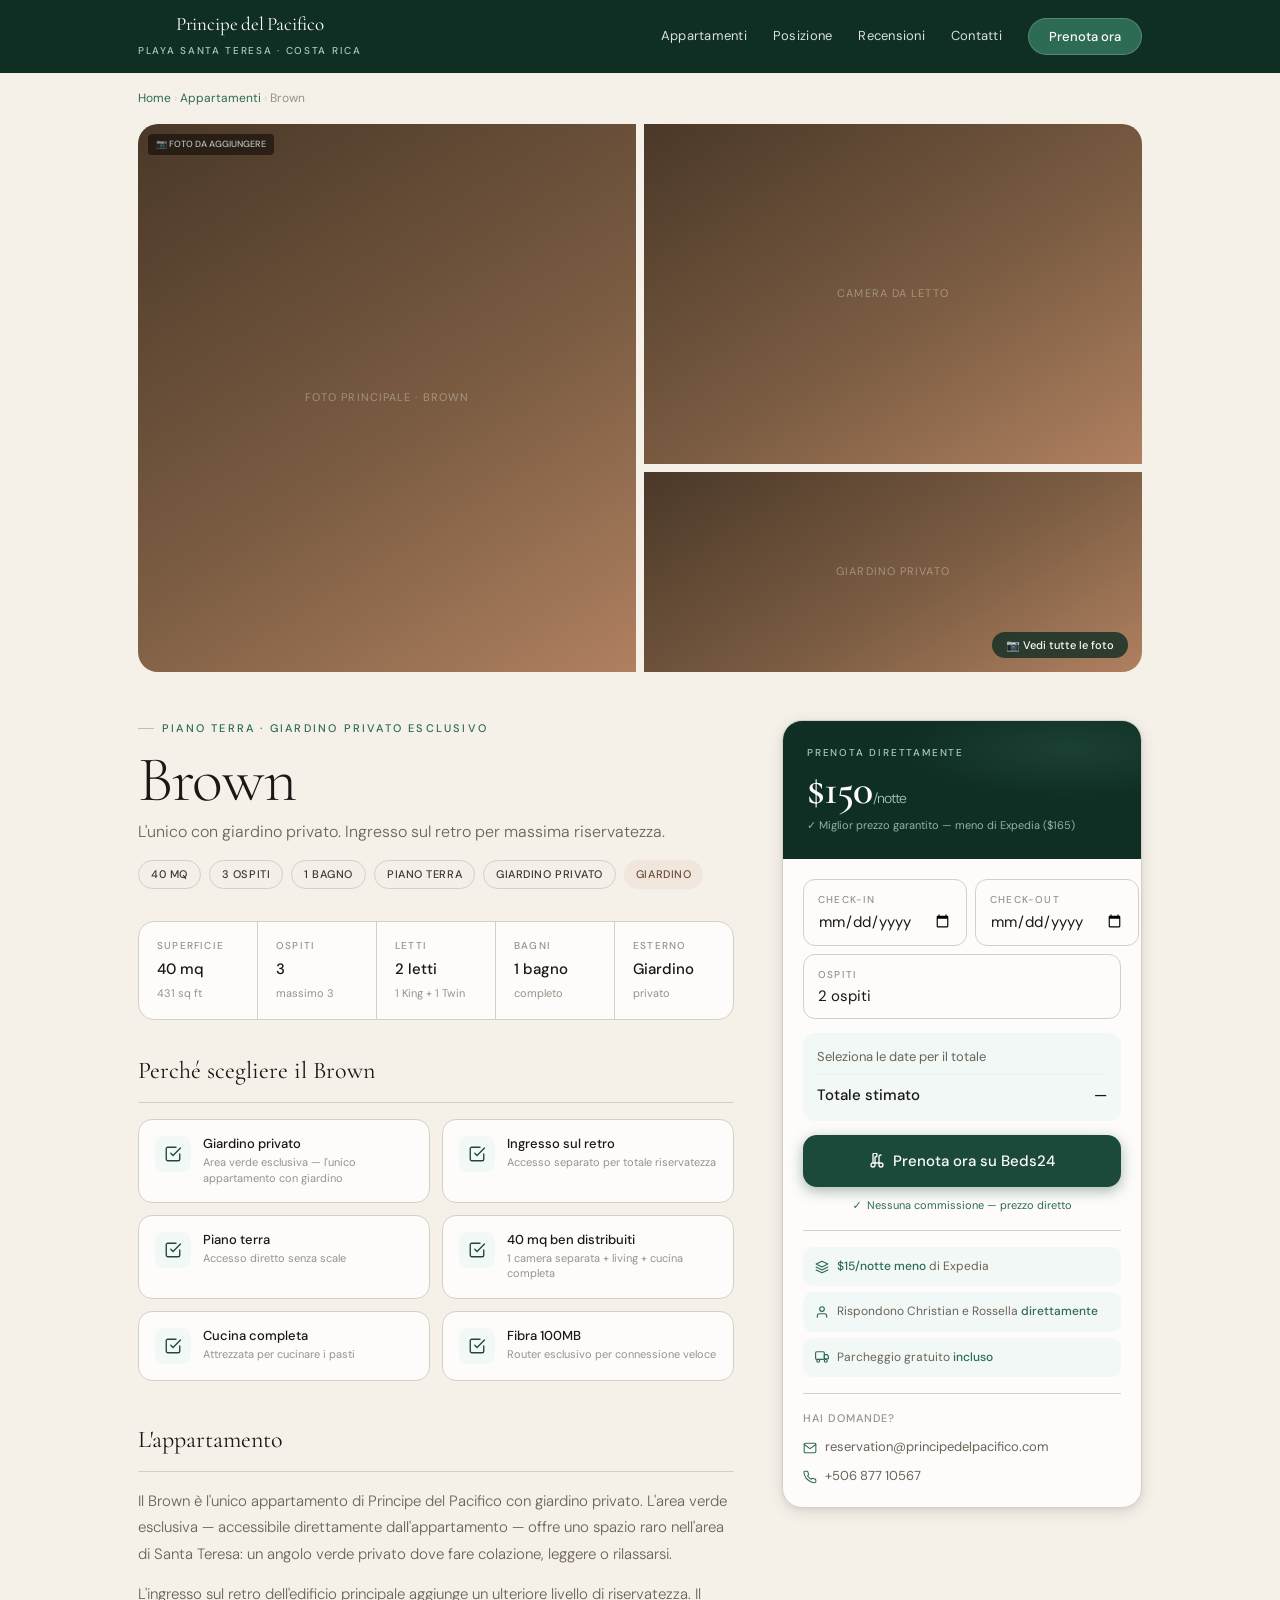
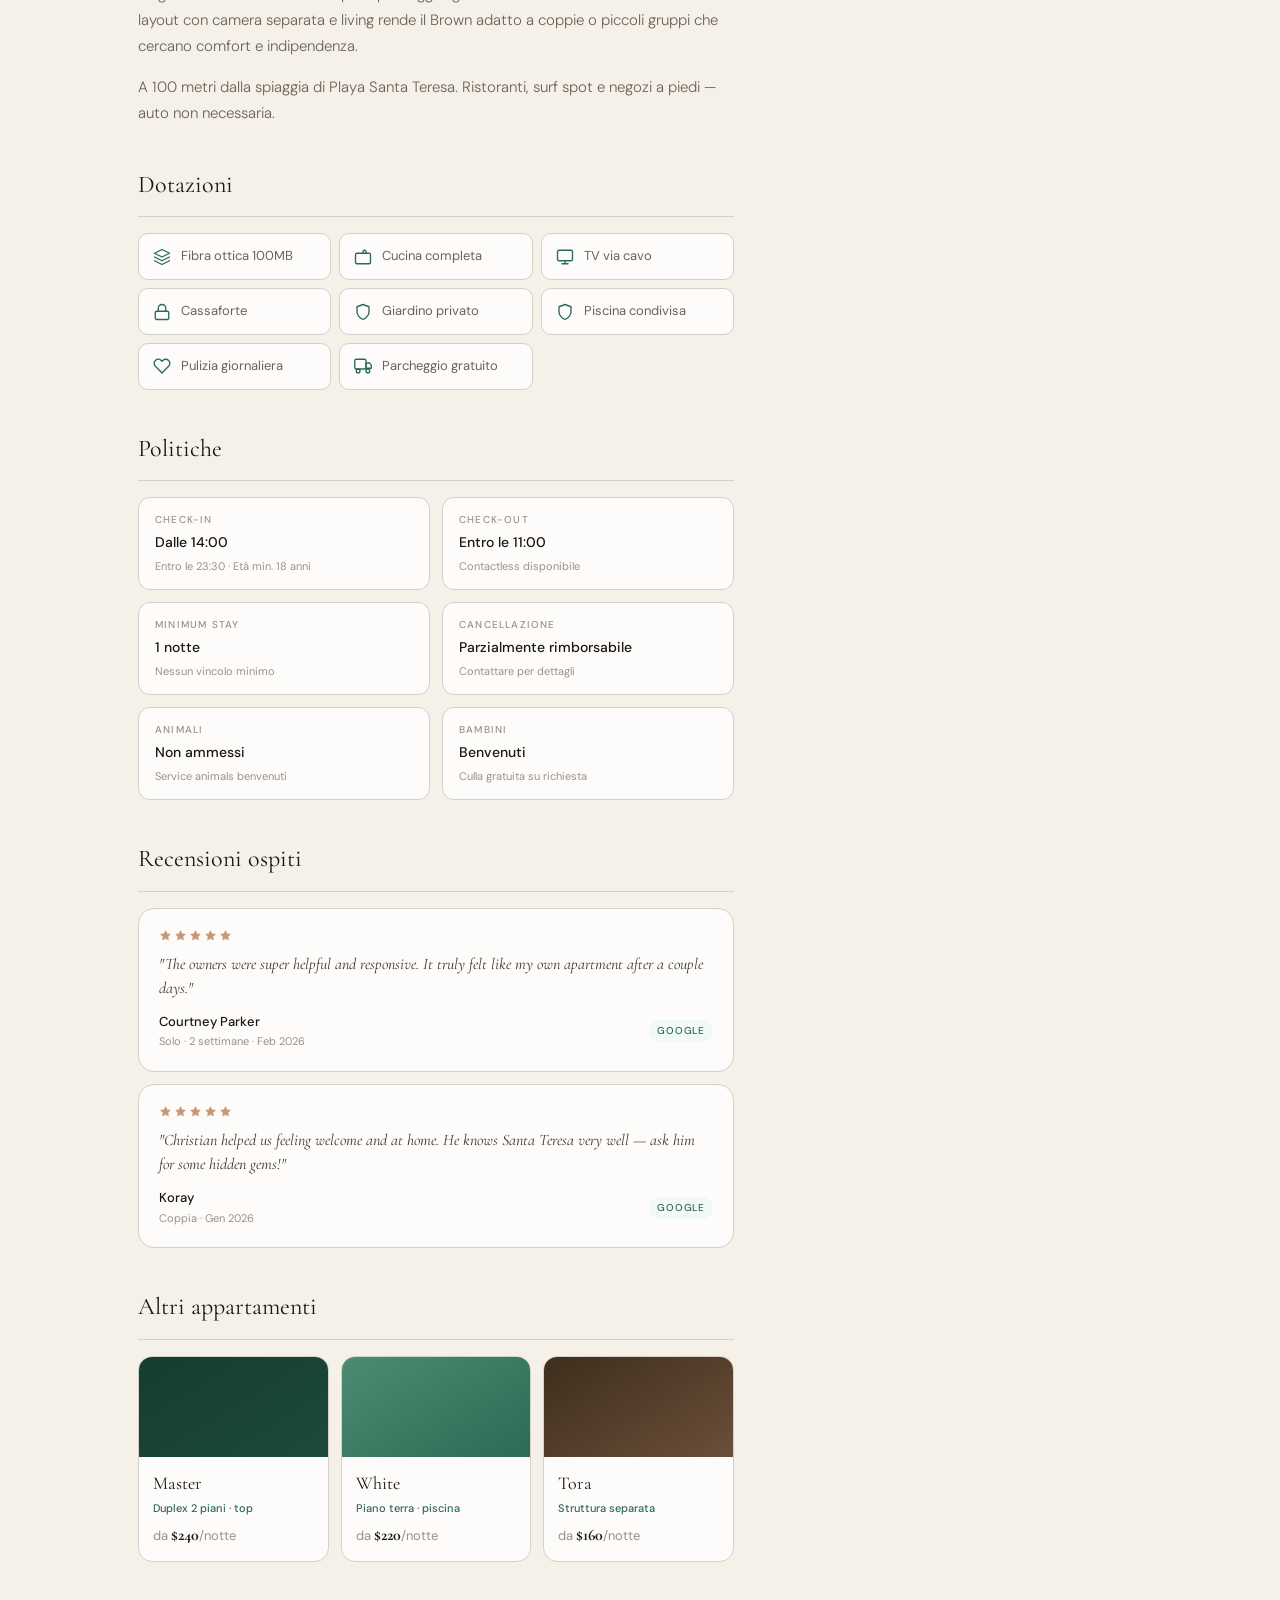
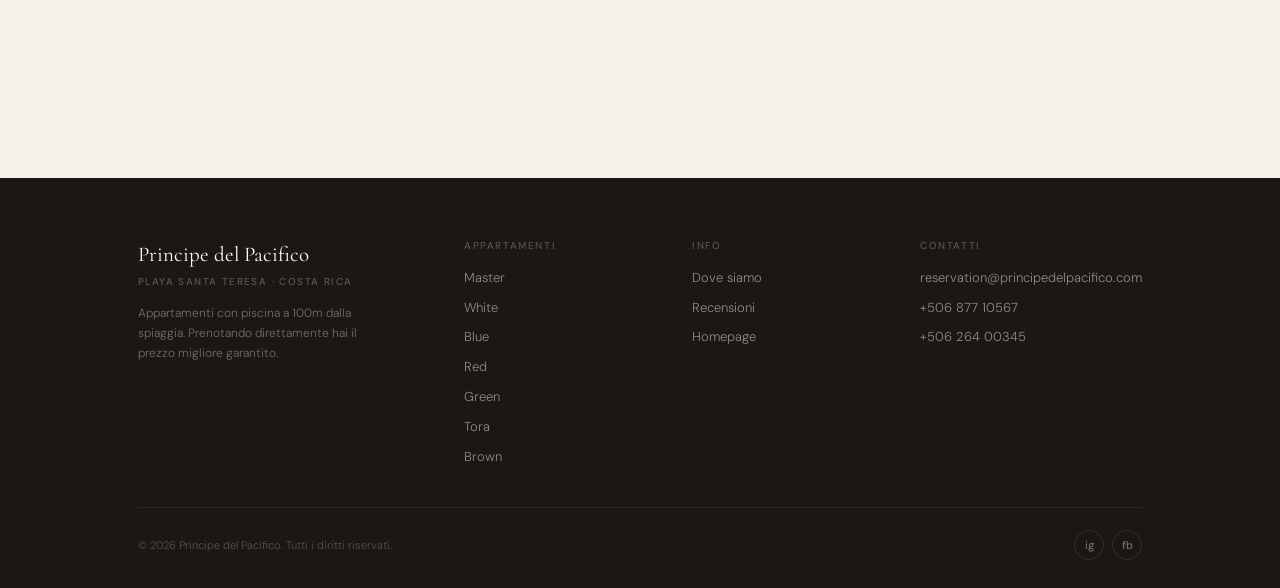
<file: pages/brown.html>
<!DOCTYPE html>
<html lang="en">
<head>
<meta charset="UTF-8">
<meta name="viewport" content="width=device-width, initial-scale=1.0">
<title>Brown Apartment — Principe del Pacifico · Playa Santa Teresa</title>
<meta name="description" content="L'unico con giardino privato. Ingresso sul retro per massima riservatezza. 40 mq · 3 ospiti · Da $150/notte. Prenota diretto.">
<link rel="preconnect" href="https://fonts.googleapis.com">
<link rel="preconnect" href="https://fonts.gstatic.com" crossorigin>
<link href="https://fonts.googleapis.com/css2?family=Cormorant+Garamond:ital,wght@0,300;0,400;0,600;1,300;1,400&family=DM+Sans:opsz,wght@9..40,300;9..40,400;9..40,500&display=swap" rel="stylesheet">
<link rel="stylesheet" href="../css/tokens.css">
<link rel="stylesheet" href="../css/base.css">
<link rel="stylesheet" href="../css/header.css">
<link rel="stylesheet" href="../css/detail.css">
<link rel="stylesheet" href="../css/footer.css">
</head>
<body>

<div class="mobile-menu" id="mmenu" aria-hidden="true">
  <a href="../index.html#apts" class="nm" onclick="closeMobile()">Appartamenti</a>
  <a href="../index.html#loc" class="nm" onclick="closeMobile()">Posizione</a>
  <a href="../index.html#rev" class="nm" onclick="closeMobile()">Recensioni</a>
  <a href="../index.html#owners" class="nm" onclick="closeMobile()">Contatti</a>
  <button class="nm ncta" onclick="bookNow();closeMobile()">Prenota ora</button>
</div>

<header class="hdr" id="hdr">
  <div class="wrap">
    <div class="hdr-inner">
      <a href="../index.html" class="logo">
        <span class="logo-main">Principe del Pacifico</span>
        <span class="logo-sub">Playa Santa Teresa · Costa Rica</span>
      </a>
      <nav class="nav">
        <a href="../index.html#apts" class="nl">Appartamenti</a>
        <a href="../index.html#loc" class="nl">Posizione</a>
        <a href="../index.html#rev" class="nl">Recensioni</a>
        <a href="../index.html#owners" class="nl">Contatti</a>
        <button class="ncta" onclick="bookNow()">Prenota ora</button>
      </nav>
      <button class="hamburger" id="ham" aria-label="Apri menu" onclick="toggleMobile()">
        <span></span><span></span><span></span>
      </button>
    </div>
  </div>
</header>

<div class="wrap">
  <nav class="breadcrumb">
    <a href="../index.html">Home</a>
    <span class="breadcrumb-sep">›</span>
    <a href="../index.html#apts">Appartamenti</a>
    <span class="breadcrumb-sep">›</span>
    <span>Brown</span>
  </nav>

  <div class="gallery" id="gallery-top">
    <div class="gallery-main" style="background:linear-gradient(148deg,#4A3828 0%,#7A5C42 55%,#B08060 100%)">
      <!-- TODO: <img src="../img/apt/brown-1.jpg" alt="Brown apartment — vista principale" loading="eager"> -->
      <div class="gallery-placeholder">Foto principale · Brown</div>
      <span class="gallery-todo">📷 Foto da aggiungere</span>
    </div>
    <div class="gallery-thumb" style="background:linear-gradient(148deg,#4A3828 0%,#7A5C42 55%,#B08060 100%)">
      <!-- TODO: <img src="../img/apt/brown-2.jpg" alt="Brown — camera da letto" loading="lazy"> -->
      <div class="gallery-placeholder">Camera da letto</div>
    </div>
    <div class="gallery-thumb" style="background:linear-gradient(148deg,#4A3828 0%,#7A5C42 55%,#B08060 100%)">
      <!-- TODO: <img src="../img/apt/brown-3.jpg" alt="Brown — giardino privato" loading="lazy"> -->
      <div class="gallery-placeholder">Giardino privato</div>
      <button class="gallery-count" onclick="openGallery()">📷 Vedi tutte le foto</button>
    </div>
  </div>

  <div class="detail-layout">
    <main class="content-left">

      <header class="apt-header">
        <div class="apt-eyebrow">Piano terra · giardino privato esclusivo</div>
        <h1 class="apt-name">Brown</h1>
        <p class="apt-tagline">L'unico con giardino privato. Ingresso sul retro per massima riservatezza.</p>
        <div class="apt-badges">
          <span class="badge badge-sand">40 mq</span>
          <span class="badge badge-sand">3 ospiti</span>
          <span class="badge badge-sand">1 bagno</span>
          <span class="badge badge-sand">Piano terra</span>
          <span class="badge badge-sand">Giardino privato</span>
          <span class="badge badge-earth">Giardino</span>
        </div>
      </header>

      <div class="specs-bar">
        <div class="spec-item">
          <span class="spec-label">Superficie</span>
          <span class="spec-val">40 mq</span>
          <span class="spec-sub">431 sq ft</span>
        </div>
        <div class="spec-item">
          <span class="spec-label">Ospiti</span>
          <span class="spec-val">3</span>
          <span class="spec-sub">massimo 3</span>
        </div>
        <div class="spec-item">
          <span class="spec-label">Letti</span>
          <span class="spec-val">2 letti</span>
          <span class="spec-sub">1 King + 1 Twin</span>
        </div>
        <div class="spec-item">
          <span class="spec-label">Bagni</span>
          <span class="spec-val">1 bagno</span>
          <span class="spec-sub">completo</span>
        </div>
        <div class="spec-item">
          <span class="spec-label">Esterno</span>
          <span class="spec-val">Giardino</span>
          <span class="spec-sub">privato</span>
        </div>
      </div>

      <section class="content-section">
        <h2 class="cs-title">Perché scegliere il Brown</h2>
        <div class="highlights">
          <div class="hl">
            <div class="hl-icon">
              <svg width="18" height="18" viewBox="0 0 24 24" fill="none" stroke="currentColor" stroke-width="1.8" stroke-linecap="round" stroke-linejoin="round"><path d="M9 11l3 3L22 4"/><path d="M21 12v7a2 2 0 0 1-2 2H5a2 2 0 0 1-2-2V5a2 2 0 0 1 2-2h11"/></svg>
            </div>
            <div>
              <div class="hl-title">Giardino privato</div>
              <div class="hl-desc">Area verde esclusiva — l'unico appartamento con giardino</div>
            </div>
          </div>
          <div class="hl">
            <div class="hl-icon">
              <svg width="18" height="18" viewBox="0 0 24 24" fill="none" stroke="currentColor" stroke-width="1.8" stroke-linecap="round" stroke-linejoin="round"><path d="M9 11l3 3L22 4"/><path d="M21 12v7a2 2 0 0 1-2 2H5a2 2 0 0 1-2-2V5a2 2 0 0 1 2-2h11"/></svg>
            </div>
            <div>
              <div class="hl-title">Ingresso sul retro</div>
              <div class="hl-desc">Accesso separato per totale riservatezza</div>
            </div>
          </div>
          <div class="hl">
            <div class="hl-icon">
              <svg width="18" height="18" viewBox="0 0 24 24" fill="none" stroke="currentColor" stroke-width="1.8" stroke-linecap="round" stroke-linejoin="round"><path d="M9 11l3 3L22 4"/><path d="M21 12v7a2 2 0 0 1-2 2H5a2 2 0 0 1-2-2V5a2 2 0 0 1 2-2h11"/></svg>
            </div>
            <div>
              <div class="hl-title">Piano terra</div>
              <div class="hl-desc">Accesso diretto senza scale</div>
            </div>
          </div>
          <div class="hl">
            <div class="hl-icon">
              <svg width="18" height="18" viewBox="0 0 24 24" fill="none" stroke="currentColor" stroke-width="1.8" stroke-linecap="round" stroke-linejoin="round"><path d="M9 11l3 3L22 4"/><path d="M21 12v7a2 2 0 0 1-2 2H5a2 2 0 0 1-2-2V5a2 2 0 0 1 2-2h11"/></svg>
            </div>
            <div>
              <div class="hl-title">40 mq ben distribuiti</div>
              <div class="hl-desc">1 camera separata + living + cucina completa</div>
            </div>
          </div>
          <div class="hl">
            <div class="hl-icon">
              <svg width="18" height="18" viewBox="0 0 24 24" fill="none" stroke="currentColor" stroke-width="1.8" stroke-linecap="round" stroke-linejoin="round"><path d="M9 11l3 3L22 4"/><path d="M21 12v7a2 2 0 0 1-2 2H5a2 2 0 0 1-2-2V5a2 2 0 0 1 2-2h11"/></svg>
            </div>
            <div>
              <div class="hl-title">Cucina completa</div>
              <div class="hl-desc">Attrezzata per cucinare i pasti</div>
            </div>
          </div>
          <div class="hl">
            <div class="hl-icon">
              <svg width="18" height="18" viewBox="0 0 24 24" fill="none" stroke="currentColor" stroke-width="1.8" stroke-linecap="round" stroke-linejoin="round"><path d="M9 11l3 3L22 4"/><path d="M21 12v7a2 2 0 0 1-2 2H5a2 2 0 0 1-2-2V5a2 2 0 0 1 2-2h11"/></svg>
            </div>
            <div>
              <div class="hl-title">Fibra 100MB</div>
              <div class="hl-desc">Router esclusivo per connessione veloce</div>
            </div>
          </div></div>
      </section>

      <section class="content-section">
        <h2 class="cs-title">L'appartamento</h2>
        <p class="desc-text">Il Brown è l'unico appartamento di Principe del Pacifico con giardino privato. L'area verde esclusiva — accessibile direttamente dall'appartamento — offre uno spazio raro nell'area di Santa Teresa: un angolo verde privato dove fare colazione, leggere o rilassarsi.</p>
<p class="desc-text" style="margin-top:14px;">L'ingresso sul retro dell'edificio principale aggiunge un ulteriore livello di riservatezza. Il layout con camera separata e living rende il Brown adatto a coppie o piccoli gruppi che cercano comfort e indipendenza.</p>
<p class="desc-text" style="margin-top:14px;">A 100 metri dalla spiaggia di Playa Santa Teresa. Ristoranti, surf spot e negozi a piedi — auto non necessaria.</p>

      </section>

      <section class="content-section">
        <h2 class="cs-title">Dotazioni</h2>
        <div class="amenities">
          <div class="am"><svg class="am-icon" viewBox="0 0 24 24" fill="none" stroke="currentColor" stroke-width="1.8" stroke-linecap="round" stroke-linejoin="round"><path d="M12 2L2 7l10 5 10-5-10-5z"/><path d="M2 17l10 5 10-5"/><path d="M2 12l10 5 10-5"/></svg><span class="am-text">Fibra ottica 100MB</span></div>
          <div class="am"><svg class="am-icon" viewBox="0 0 24 24" fill="none" stroke="currentColor" stroke-width="1.8" stroke-linecap="round" stroke-linejoin="round"><rect x="2" y="7" width="20" height="14" rx="2"/><path d="M16 7V5a2 2 0 0 0-4 0v2"/></svg><span class="am-text">Cucina completa</span></div>
          <div class="am"><svg class="am-icon" viewBox="0 0 24 24" fill="none" stroke="currentColor" stroke-width="1.8" stroke-linecap="round" stroke-linejoin="round"><rect x="2" y="3" width="20" height="14" rx="2"/><path d="M8 21h8M12 17v4"/></svg><span class="am-text">TV via cavo</span></div>
          <div class="am"><svg class="am-icon" viewBox="0 0 24 24" fill="none" stroke="currentColor" stroke-width="1.8" stroke-linecap="round" stroke-linejoin="round"><rect x="3" y="11" width="18" height="11" rx="2"/><path d="M7 11V7a5 5 0 0 1 10 0v4"/></svg><span class="am-text">Cassaforte</span></div>
          <div class="am"><svg class="am-icon" viewBox="0 0 24 24" fill="none" stroke="currentColor" stroke-width="1.8" stroke-linecap="round" stroke-linejoin="round"><path d="M12 22s8-4 8-10V5l-8-3-8 3v7c0 6 8 10 8 10z"/></svg><span class="am-text">Giardino privato</span></div>
          <div class="am"><svg class="am-icon" viewBox="0 0 24 24" fill="none" stroke="currentColor" stroke-width="1.8" stroke-linecap="round" stroke-linejoin="round"><path d="M12 22s8-4 8-10V5l-8-3-8 3v7c0 6 8 10 8 10z"/></svg><span class="am-text">Piscina condivisa</span></div>
          <div class="am"><svg class="am-icon" viewBox="0 0 24 24" fill="none" stroke="currentColor" stroke-width="1.8" stroke-linecap="round" stroke-linejoin="round"><path d="M20.84 4.61a5.5 5.5 0 0 0-7.78 0L12 5.67l-1.06-1.06a5.5 5.5 0 0 0-7.78 7.78l1.06 1.06L12 21.23l7.78-7.78 1.06-1.06a5.5 5.5 0 0 0 0-7.78z"/></svg><span class="am-text">Pulizia giornaliera</span></div>
          <div class="am"><svg class="am-icon" viewBox="0 0 24 24" fill="none" stroke="currentColor" stroke-width="1.8" stroke-linecap="round" stroke-linejoin="round"><rect x="1" y="3" width="15" height="13" rx="2"/><path d="M16 8h5l2 3v4h-7V8z"/><circle cx="5.5" cy="18.5" r="2.5"/><circle cx="18.5" cy="18.5" r="2.5"/></svg><span class="am-text">Parcheggio gratuito</span></div></div>
      </section>

      <section class="content-section">
        <h2 class="cs-title">Politiche</h2>
        <div class="policies-grid">
          <div class="pol"><span class="pol-label">Check-in</span><span class="pol-val">Dalle 14:00</span><span class="pol-sub">Entro le 23:30 · Età min. 18 anni</span></div>
          <div class="pol"><span class="pol-label">Check-out</span><span class="pol-val">Entro le 11:00</span><span class="pol-sub">Contactless disponibile</span></div>
          <div class="pol"><span class="pol-label">Minimum stay</span><span class="pol-val">1 notte</span><span class="pol-sub">Nessun vincolo minimo</span></div>
          <div class="pol"><span class="pol-label">Cancellazione</span><span class="pol-val">Parzialmente rimborsabile</span><span class="pol-sub">Contattare per dettagli</span></div>
          <div class="pol"><span class="pol-label">Animali</span><span class="pol-val">Non ammessi</span><span class="pol-sub">Service animals benvenuti</span></div>
          <div class="pol"><span class="pol-label">Bambini</span><span class="pol-val">Benvenuti</span><span class="pol-sub">Culla gratuita su richiesta</span></div>
        </div>
      </section>

      <section class="content-section">
        <h2 class="cs-title">Recensioni ospiti</h2>
        <div class="rev-card">
          <div class="rev-stars"><svg class="rev-star" viewBox="0 0 24 24"><polygon points="12,2 15.09,8.26 22,9.27 17,14.14 18.18,21.02 12,17.77 5.82,21.02 7,14.14 2,9.27 8.91,8.26"/></svg><svg class="rev-star" viewBox="0 0 24 24"><polygon points="12,2 15.09,8.26 22,9.27 17,14.14 18.18,21.02 12,17.77 5.82,21.02 7,14.14 2,9.27 8.91,8.26"/></svg><svg class="rev-star" viewBox="0 0 24 24"><polygon points="12,2 15.09,8.26 22,9.27 17,14.14 18.18,21.02 12,17.77 5.82,21.02 7,14.14 2,9.27 8.91,8.26"/></svg><svg class="rev-star" viewBox="0 0 24 24"><polygon points="12,2 15.09,8.26 22,9.27 17,14.14 18.18,21.02 12,17.77 5.82,21.02 7,14.14 2,9.27 8.91,8.26"/></svg><svg class="rev-star" viewBox="0 0 24 24"><polygon points="12,2 15.09,8.26 22,9.27 17,14.14 18.18,21.02 12,17.77 5.82,21.02 7,14.14 2,9.27 8.91,8.26"/></svg></div>
          <blockquote class="rev-text">"The owners were super helpful and responsive. It truly felt like my own apartment after a couple days."</blockquote>
          <div class="rev-footer"><div><div class="rev-name">Courtney Parker</div><div class="rev-meta">Solo · 2 settimane · Feb 2026</div></div><span class="rev-src">Google</span></div>
        </div>
        <div class="rev-card">
          <div class="rev-stars"><svg class="rev-star" viewBox="0 0 24 24"><polygon points="12,2 15.09,8.26 22,9.27 17,14.14 18.18,21.02 12,17.77 5.82,21.02 7,14.14 2,9.27 8.91,8.26"/></svg><svg class="rev-star" viewBox="0 0 24 24"><polygon points="12,2 15.09,8.26 22,9.27 17,14.14 18.18,21.02 12,17.77 5.82,21.02 7,14.14 2,9.27 8.91,8.26"/></svg><svg class="rev-star" viewBox="0 0 24 24"><polygon points="12,2 15.09,8.26 22,9.27 17,14.14 18.18,21.02 12,17.77 5.82,21.02 7,14.14 2,9.27 8.91,8.26"/></svg><svg class="rev-star" viewBox="0 0 24 24"><polygon points="12,2 15.09,8.26 22,9.27 17,14.14 18.18,21.02 12,17.77 5.82,21.02 7,14.14 2,9.27 8.91,8.26"/></svg><svg class="rev-star" viewBox="0 0 24 24"><polygon points="12,2 15.09,8.26 22,9.27 17,14.14 18.18,21.02 12,17.77 5.82,21.02 7,14.14 2,9.27 8.91,8.26"/></svg></div>
          <blockquote class="rev-text">"Christian helped us feeling welcome and at home. He knows Santa Teresa very well — ask him for some hidden gems!"</blockquote>
          <div class="rev-footer"><div><div class="rev-name">Koray</div><div class="rev-meta">Coppia · Gen 2026</div></div><span class="rev-src">Google</span></div>
        </div>
      </section>

      <section class="content-section">
        <h2 class="cs-title">Altri appartamenti</h2>
        <div class="other-grid">
          <a href="master.html" class="other-card">
            <div class="other-img"><div class="other-img-inner" style="background:linear-gradient(148deg,#163D2E 0%,#1C4A3A 100%)"></div></div>
            <div class="other-body">
              <div class="other-name">Master</div>
              <div class="other-diff">Duplex 2 piani · top</div>
              <div class="other-price">da <strong>$240</strong>/notte</div>
            </div>
          </a>
          <a href="white.html" class="other-card">
            <div class="other-img"><div class="other-img-inner" style="background:linear-gradient(148deg,#4A8C72 0%,#2D6B54 100%)"></div></div>
            <div class="other-body">
              <div class="other-name">White</div>
              <div class="other-diff">Piano terra · piscina</div>
              <div class="other-price">da <strong>$220</strong>/notte</div>
            </div>
          </a>
          <a href="tora.html" class="other-card">
            <div class="other-img"><div class="other-img-inner" style="background:linear-gradient(148deg,#3D2E1C 0%,#6B4F3A 100%)"></div></div>
            <div class="other-body">
              <div class="other-name">Tora</div>
              <div class="other-diff">Struttura separata</div>
              <div class="other-price">da <strong>$160</strong>/notte</div>
            </div>
          </a></div>
      </section>

    </main>

    <aside class="sidebar" aria-label="Prenotazione">
      <div class="booking-card">
        <div class="bc-header">
          <div class="bc-eyebrow">Prenota direttamente</div>
          <div class="bc-price">$150<span class="bc-price-per">/notte</span></div>
          <div class="bc-price-note">✓ Miglior prezzo garantito — meno di Expedia ($165)</div>
        </div>
        <div class="bc-body">
          <div class="bc-fields">
            <div class="bc-row2">
              <div class="bc-field" id="bc-ci">
                <label class="bc-label" for="bci">Check-in</label>
                <input class="bc-input" id="bci" type="date">
              </div>
              <div class="bc-field" id="bc-co">
                <label class="bc-label" for="bco">Check-out</label>
                <input class="bc-input" id="bco" type="date">
              </div>
            </div>
            <div class="bc-field">
              <label class="bc-label" for="bgu">Ospiti</label>
              <select class="bc-input" id="bgu"><option value="1">1 ospite</option>
<option value="2" selected>2 ospiti</option>
<option value="3">3 ospiti (max)</option>
</select>
            </div>
          </div>
          <div class="bc-total" id="bc-total">
            <div class="bc-total-row"><span id="bc-nights-label">Seleziona le date per il totale</span><span id="bc-nights-val"></span></div>
            <div class="bc-total-row bold"><span>Totale stimato</span><span id="bc-total-val">—</span></div>
          </div>
          <button class="bc-btn" onclick="bookNow()">
            <svg width="16" height="16" viewBox="0 0 24 24" fill="none" stroke="currentColor" stroke-width="2" stroke-linecap="round" stroke-linejoin="round" aria-hidden="true"><path d="M18 3a3 3 0 0 0-3 3v12a3 3 0 0 0 3 3 3 3 0 0 0 3-3 3 3 0 0 0-3-3H6a3 3 0 0 0-3 3 3 3 0 0 0 3 3 3 3 0 0 0 3-3V6a3 3 0 0 0 3-3 3 3 0 0 0-3-3 3 3 0 0 0-3 3v12"/></svg>
            Prenota ora su Beds24
          </button>
          <div class="bc-guarantee">Nessuna commissione — prezzo diretto</div>
          <div class="bc-sep"></div>
          <div class="value-pills">
            <div class="vp"><svg class="vp-icon" width="14" height="14" viewBox="0 0 24 24" fill="none" stroke="currentColor" stroke-width="2" stroke-linecap="round" stroke-linejoin="round"><path d="M12 2L2 7l10 5 10-5-10-5z"/><path d="M2 17l10 5 10-5"/><path d="M2 12l10 5 10-5"/></svg><span class="vp-text"><strong>$15/notte meno</strong> di Expedia</span></div>
            <div class="vp"><svg class="vp-icon" width="14" height="14" viewBox="0 0 24 24" fill="none" stroke="currentColor" stroke-width="2" stroke-linecap="round" stroke-linejoin="round"><path d="M20 21v-2a4 4 0 0 0-4-4H8a4 4 0 0 0-4 4v2"/><circle cx="12" cy="7" r="4"/></svg><span class="vp-text">Rispondono Christian e Rossella <strong>direttamente</strong></span></div>
            <div class="vp"><svg class="vp-icon" width="14" height="14" viewBox="0 0 24 24" fill="none" stroke="currentColor" stroke-width="2" stroke-linecap="round" stroke-linejoin="round"><rect x="1" y="3" width="15" height="13" rx="2"/><path d="M16 8h5l2 3v4h-7V8z"/><circle cx="5.5" cy="18.5" r="2.5"/><circle cx="18.5" cy="18.5" r="2.5"/></svg><span class="vp-text">Parcheggio gratuito <strong>incluso</strong></span></div>
          </div>
          <div class="bc-sep"></div>
          <address class="bc-contact">
            <div class="bc-contact-title">Hai domande?</div>
            <a href="mailto:reservation@principedelpacifico.com" class="bc-contact-item">
              <svg width="14" height="14" viewBox="0 0 24 24" fill="none" stroke="currentColor" stroke-width="1.8" stroke-linecap="round" stroke-linejoin="round"><path d="M4 4h16c1.1 0 2 .9 2 2v12c0 1.1-.9 2-2 2H4c-1.1 0-2-.9-2-2V6c0-1.1.9-2 2-2z"/><polyline points="22,6 12,13 2,6"/></svg>
              reservation@principedelpacifico.com
            </a>
            <a href="tel:+50687710567" class="bc-contact-item">
              <svg width="14" height="14" viewBox="0 0 24 24" fill="none" stroke="currentColor" stroke-width="1.8" stroke-linecap="round" stroke-linejoin="round"><path d="M22 16.92v3a2 2 0 0 1-2.18 2 19.79 19.79 0 0 1-8.63-3.07A19.5 19.5 0 0 1 4.69 13a19.79 19.79 0 0 1-3.07-8.67A2 2 0 0 1 3.6 2.18h3a2 2 0 0 1 2 1.72c.127.96.361 1.903.7 2.81a2 2 0 0 1-.45 2.11L7.91 9.91a16 16 0 0 0 6 6l.92-.92a2 2 0 0 1 2.11-.45c.907.339 1.85.573 2.81.7A2 2 0 0 1 21.73 17z"/></svg>
              +506 877 10567
            </a>
          </address>
        </div>
      </div>
    </aside>
  </div>
</div>

<div class="mob-book" id="mob-book">
  <div class="mob-price">
    <span class="mob-price-label">Brown Apartment</span>
    <span class="mob-price-val">$150<span style="font-size:13px;font-weight:300;color:rgba(255,255,255,.55)">/notte</span></span>
  </div>
  <button class="mob-btn" onclick="bookNow()">Prenota ora →</button>
</div>

<footer class="footer" style="margin-top:80px;">
  <div class="wrap">
    <div class="fg">
      <div class="footer-brand">
        <span class="fb-name">Principe del Pacifico</span>
        <span class="fb-loc">Playa Santa Teresa · Costa Rica</span>
        <p class="fb-desc">Appartamenti con piscina a 100m dalla spiaggia. Prenotando direttamente hai il prezzo migliore garantito.</p>
      </div>
      <div>
        <div class="fc-title">Appartamenti</div>
        <nav class="fc-links">
          <a href="master.html" class="fcl">Master</a>
          <a href="white.html" class="fcl">White</a>
          <a href="blue.html" class="fcl">Blue</a>
          <a href="red.html" class="fcl">Red</a>
          <a href="green.html" class="fcl">Green</a>
          <a href="tora.html" class="fcl">Tora</a>
          <a href="brown.html" class="fcl">Brown</a>
        </nav>
      </div>
      <div>
        <div class="fc-title">Info</div>
        <nav class="fc-links">
          <a href="../index.html#loc" class="fcl">Dove siamo</a>
          <a href="../index.html#rev" class="fcl">Recensioni</a>
          <a href="../index.html" class="fcl">Homepage</a>
        </nav>
      </div>
      <div>
        <div class="fc-title">Contatti</div>
        <address class="fc-links">
          <a href="mailto:reservation@principedelpacifico.com" class="fcl">reservation@principedelpacifico.com</a>
          <a href="tel:+50687710567" class="fcl">+506 877 10567</a>
          <a href="tel:+50626400345" class="fcl">+506 264 00345</a>
        </address>
      </div>
    </div>
    <div class="f-bot">
      <p class="f-copy">© 2026 Principe del Pacifico. Tutti i diritti riservati.</p>
      <div class="f-soc">
        <a href="https://www.instagram.com/principedelpacifico" target="_blank" rel="noopener noreferrer" class="fs" aria-label="Instagram">ig</a>
        <a href="https://www.facebook.com/principedelpacifico" target="_blank" rel="noopener noreferrer" class="fs" aria-label="Facebook">fb</a>
      </div>
    </div>
  </div>
</footer>

<script src="../js/main.js"></script>
<script src="../js/booking.js"></script>
<script>
const APT_ID    = 'brown';
const APT_PRICE = 150;
const bci = document.getElementById('bci');
const bco = document.getElementById('bco');
const today = new Date().toISOString().split('T')[0];
bci.min = today; bco.min = today;
const p = new URLSearchParams(window.location.search);
if(p.get('checkin'))  bci.value = p.get('checkin');
if(p.get('checkout')) bco.value = p.get('checkout');
if(p.get('guests'))   document.getElementById('bgu').value = p.get('guests');
updateTotal();
bci.addEventListener('change', () => { bco.min = bci.value; if(bco.value && bco.value <= bci.value) bco.value=''; document.getElementById('bc-ci').classList.remove('err'); updateTotal(); });
bco.addEventListener('change', () => { document.getElementById('bc-co').classList.remove('err'); updateTotal(); });
function updateTotal() {
  const ci=bci.value, co=bco.value;
  if(!ci||!co) { document.getElementById('bc-nights-label').textContent='Seleziona le date per il totale'; document.getElementById('bc-nights-val').textContent=''; document.getElementById('bc-total-val').textContent='—'; return; }
  const nights=Math.round((new Date(co)-new Date(ci))/86400000);
  if(nights<=0) return;
  document.getElementById('bc-nights-label').textContent=nights+' nott'+(nights===1?'e':'i')+' × $'+APT_PRICE;
  document.getElementById('bc-nights-val').textContent='$'+(nights*APT_PRICE);
  document.getElementById('bc-total-val').textContent='$'+(nights*APT_PRICE);
}
function bookNow() {
  const ci=bci.value, co=bco.value, gu=document.getElementById('bgu').value;
  let err=false;
  if(!ci){ document.getElementById('bc-ci').classList.add('err'); err=true; }
  if(!co){ document.getElementById('bc-co').classList.add('err'); err=true; }
  if(err){ document.getElementById('bc-ci').scrollIntoView({behavior:'smooth',block:'center'}); return; }
  const url=buildBookingUrl({apartmentId:APT_ID,checkin:ci,checkout:co,adults:parseInt(gu),children:0});
  window.open(url,'_blank','noopener,noreferrer');
}
const mobBook=document.getElementById('mob-book');
const galleryEl=document.getElementById('gallery-top');
new IntersectionObserver(([e])=>mobBook.classList.toggle('show',!e.isIntersecting),{threshold:0}).observe(galleryEl);
function openGallery(){ alert('Galleria completa — da implementare con lightbox prima del lancio.'); }
</script>
</body>
</html>
</file>
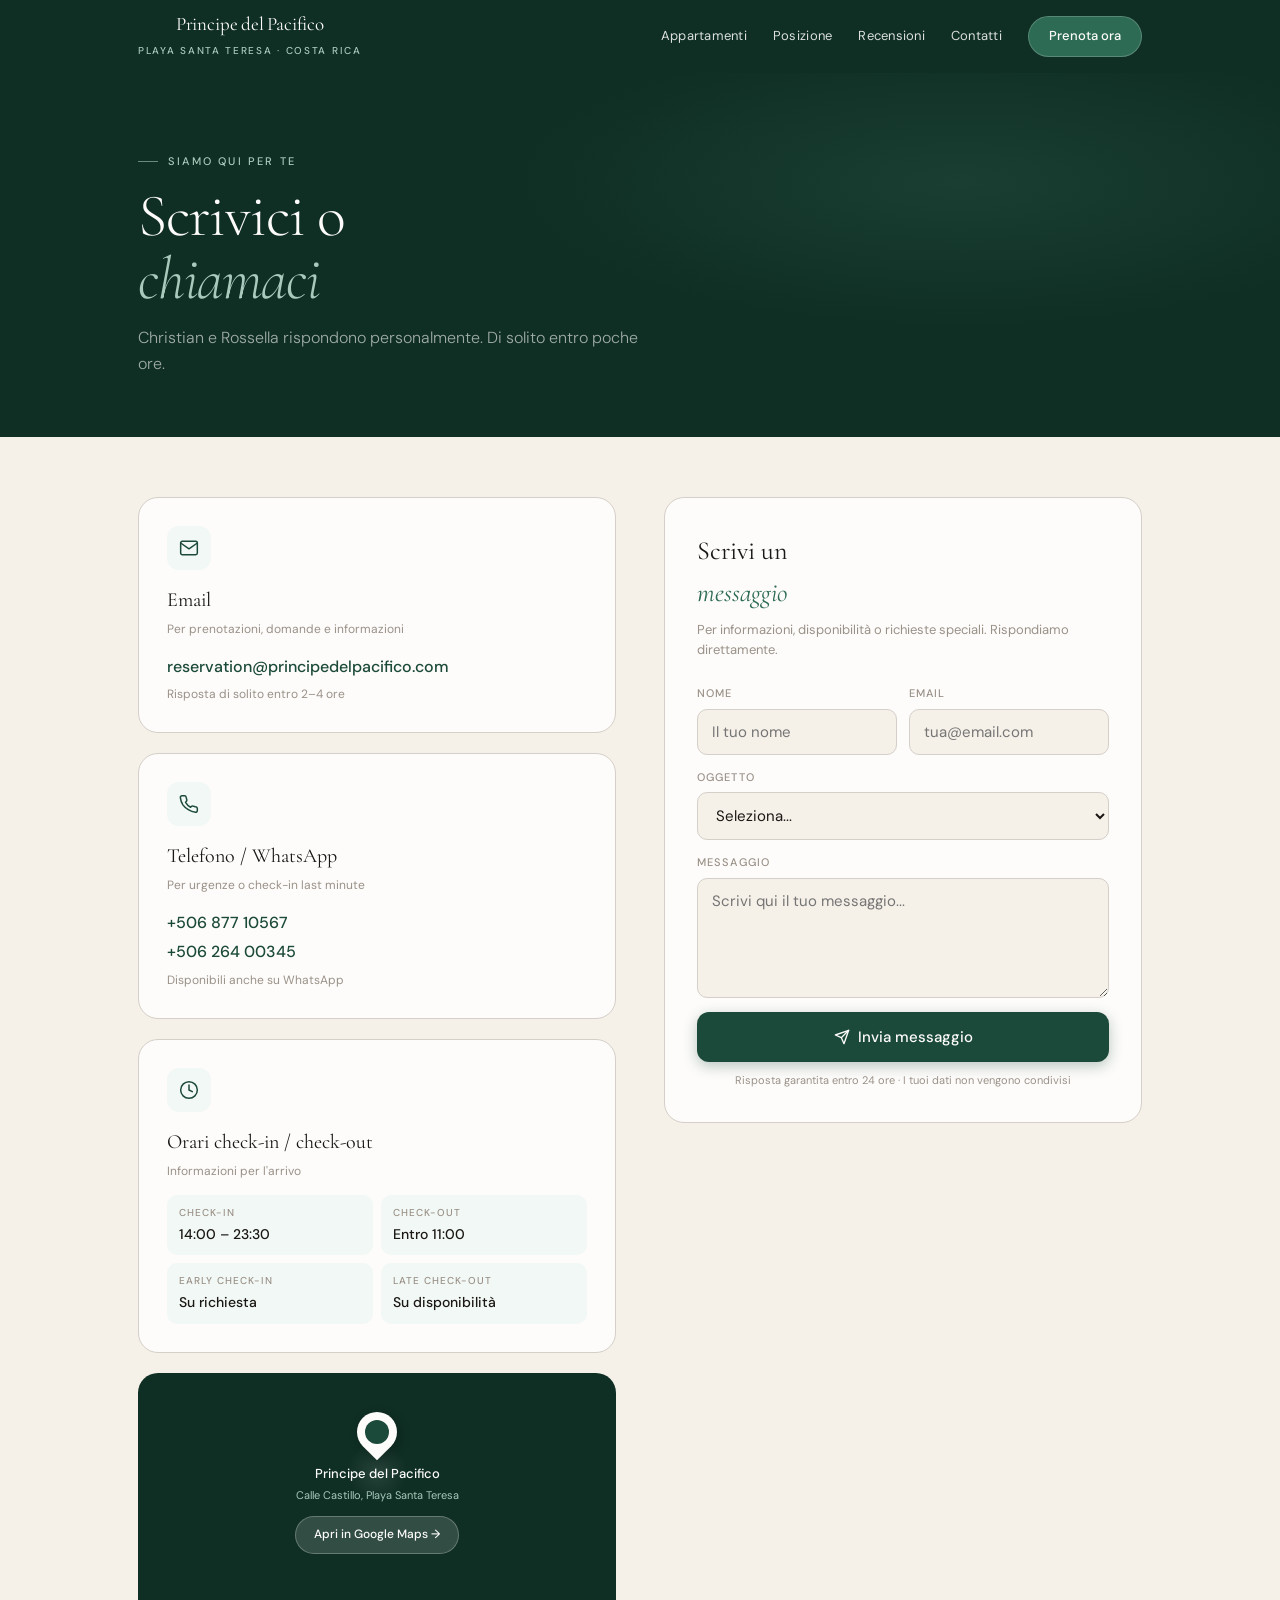
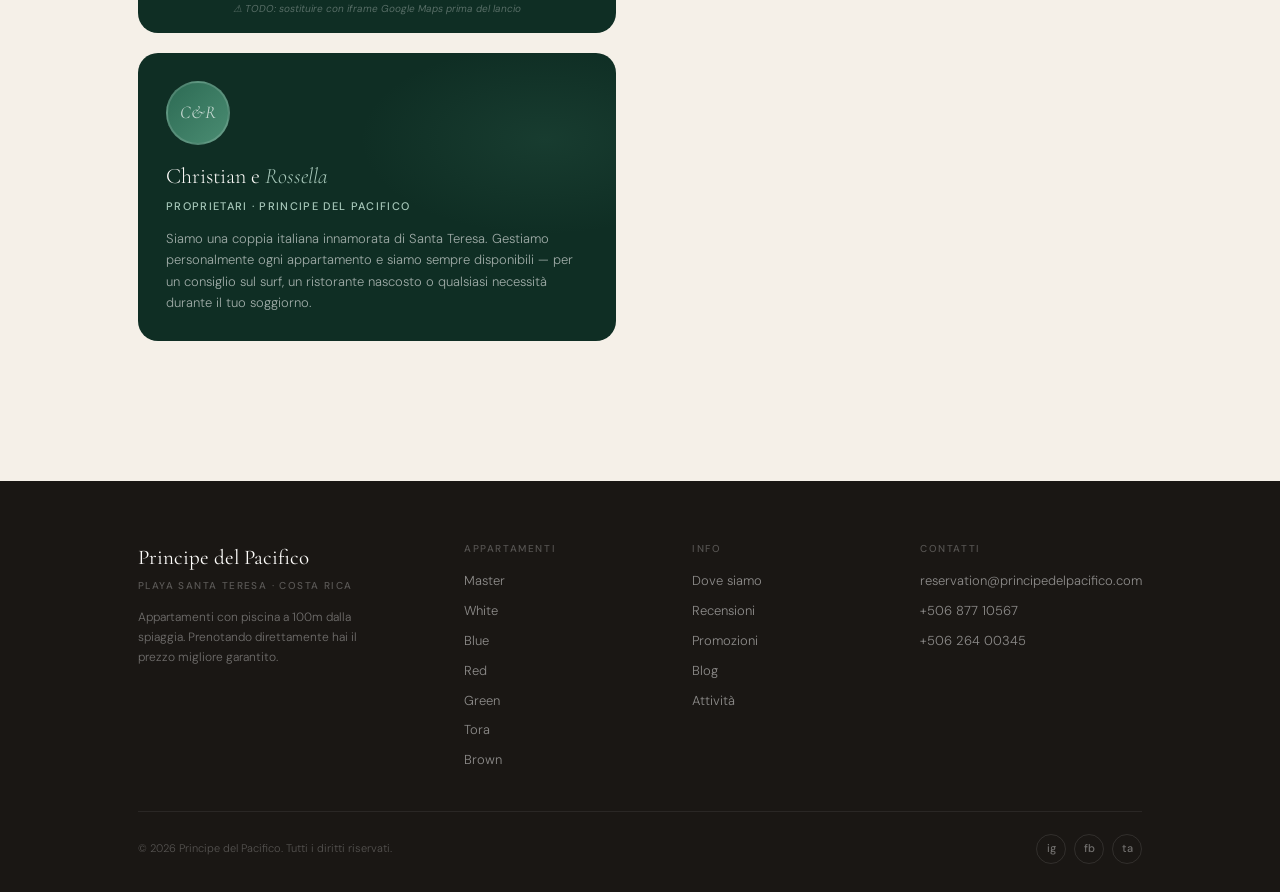
<file: pages/contatti.html>
<!DOCTYPE html>
<html lang="it">
<head>
<meta charset="UTF-8">
<meta name="viewport" content="width=device-width, initial-scale=1.0">
<title>Contatti — Principe del Pacifico · Playa Santa Teresa</title>
<meta name="description" content="Contatta Christian e Rossella per prenotazioni, domande o informazioni su Principe del Pacifico a Playa Santa Teresa, Costa Rica.">
<link rel="preconnect" href="https://fonts.googleapis.com">
<link rel="preconnect" href="https://fonts.gstatic.com" crossorigin>
<link href="https://fonts.googleapis.com/css2?family=Cormorant+Garamond:ital,wght@0,300;0,400;0,600;1,300;1,400&family=DM+Sans:opsz,wght@9..40,300;9..40,400;9..40,500&display=swap" rel="stylesheet">
<link rel="stylesheet" href="../css/tokens.css">
<link rel="stylesheet" href="../css/base.css">
<link rel="stylesheet" href="../css/header.css">
<link rel="stylesheet" href="../css/footer.css">
<style>
.page-hero{background:var(--forest-deep);padding:80px 0 60px;position:relative;overflow:hidden;}
.page-hero::before{content:'';position:absolute;inset:0;background:radial-gradient(ellipse 60% 70% at 75% 30%,rgba(74,140,114,.18) 0%,transparent 58%);}
.page-hero-inner{position:relative;z-index:1;}
.page-ey{font-size:11px;font-weight:500;letter-spacing:.2em;text-transform:uppercase;color:var(--forest-pale);margin-bottom:14px;display:flex;align-items:center;gap:10px;}
.page-ey::before{content:'';width:20px;height:1px;background:var(--forest-pale);opacity:.6;}
.page-h1{font-family:var(--font-display);font-size:clamp(38px,5vw,60px);font-weight:300;color:var(--white);line-height:1.05;letter-spacing:-.02em;margin-bottom:14px;}
.page-h1 em{font-style:italic;color:var(--forest-pale);}
.page-desc{font-size:16px;font-weight:300;color:rgba(255,255,255,.6);max-width:500px;line-height:1.65;}
.contact-layout{display:grid;grid-template-columns:1fr 1fr;gap:48px;padding:60px 0;align-items:start;}
@media(max-width:767px){.contact-layout{grid-template-columns:1fr;gap:40px;}}
.contact-left{display:flex;flex-direction:column;gap:20px;}
.contact-card{background:var(--white);border:1px solid var(--ink-ghost);border-radius:20px;padding:28px;transition:box-shadow .2s,transform .2s cubic-bezier(.34,1.56,.64,1);}
.contact-card:hover{box-shadow:0 6px 24px rgba(26,23,20,.08);transform:translateY(-2px);}
.cc-icon{width:44px;height:44px;border-radius:12px;background:var(--forest-ghost);display:flex;align-items:center;justify-content:center;color:var(--forest);margin-bottom:14px;}
.cc-title{font-family:var(--font-display);font-size:20px;font-weight:400;color:var(--ink);margin-bottom:4px;}
.cc-sub{font-size:12px;color:var(--ink-muted);margin-bottom:14px;}
.cc-value{font-size:16px;font-weight:500;color:var(--forest);transition:color .15s;display:block;}
.cc-value:hover{color:var(--forest-deep);}
.cc-note{font-size:12px;color:var(--ink-muted);margin-top:6px;}
.hours-grid{display:grid;grid-template-columns:1fr 1fr;gap:8px;margin-top:10px;}
.hour-item{background:var(--forest-ghost);border-radius:10px;padding:10px 12px;}
.hour-label{font-size:10px;font-weight:500;letter-spacing:.1em;text-transform:uppercase;color:var(--ink-muted);}
.hour-val{font-size:14px;font-weight:500;color:var(--ink);margin-top:2px;}
.contact-right{display:flex;flex-direction:column;gap:20px;}
.form-card{background:var(--white);border:1px solid var(--ink-ghost);border-radius:20px;padding:32px;}
.form-title{font-family:var(--font-display);font-size:26px;font-weight:400;color:var(--ink);margin-bottom:6px;}
.form-title em{font-style:italic;color:var(--forest-mid);}
.form-desc{font-size:13px;color:var(--ink-muted);margin-bottom:24px;}
.form-group{display:flex;flex-direction:column;gap:6px;margin-bottom:14px;}
.form-label{font-size:11px;font-weight:500;letter-spacing:.1em;text-transform:uppercase;color:var(--ink-muted);}
.form-input{font-size:15px;font-weight:400;color:var(--ink);background:var(--sand);border:1.5px solid var(--ink-ghost);border-radius:10px;padding:12px 14px;font-family:var(--font-body);outline:none;transition:border-color .15s;width:100%;}
.form-input:focus{border-color:var(--forest);background:var(--white);}
textarea.form-input{min-height:120px;resize:vertical;}
.form-row{display:grid;grid-template-columns:1fr 1fr;gap:12px;}
@media(max-width:639px){.form-row{grid-template-columns:1fr;}}
.form-btn{display:flex;align-items:center;justify-content:center;gap:8px;width:100%;background:var(--forest);color:var(--white);padding:15px;border-radius:12px;font-size:15px;font-weight:500;font-family:var(--font-body);cursor:pointer;border:none;transition:background .2s,transform .2s;box-shadow:0 4px 14px rgba(28,74,58,.3);margin-top:8px;}
.form-btn:hover{background:var(--forest-deep);transform:translateY(-1px);}
.form-note{font-size:11px;color:var(--ink-muted);text-align:center;margin-top:10px;}
.map-card{background:var(--forest-deep);border-radius:20px;overflow:hidden;}
.map-placeholder{height:220px;display:flex;flex-direction:column;align-items:center;justify-content:center;gap:12px;position:relative;}
.map-placeholder::before{content:'';position:absolute;inset:0;background:radial-gradient(circle 60px at 50% 45%,rgba(255,255,255,.1) 0%,transparent 50%);}
.map-pin{position:relative;z-index:1;width:40px;height:40px;background:var(--white);border-radius:50% 50% 50% 0;transform:rotate(-45deg);box-shadow:0 4px 12px rgba(0,0,0,.2);}
.map-pin::after{content:'';position:absolute;inset:8px;background:var(--forest);border-radius:50%;transform:rotate(45deg);}
.map-info{position:relative;z-index:1;text-align:center;}
.map-name{font-size:13px;font-weight:500;color:var(--white);}
.map-addr{font-size:11px;color:var(--forest-pale);margin-top:2px;}
.map-btn{position:relative;z-index:1;background:rgba(255,255,255,.15);border:1px solid rgba(255,255,255,.25);color:var(--white);font-size:12px;font-weight:500;padding:8px 18px;border-radius:999px;font-family:var(--font-body);cursor:pointer;transition:background .15s;text-decoration:none;display:inline-block;}
.map-btn:hover{background:rgba(255,255,255,.25);}
.map-todo{font-size:10px;color:rgba(255,255,255,.3);padding:8px 20px 16px;text-align:center;font-style:italic;}
.owners-card{background:var(--forest-deep);border-radius:20px;padding:28px;position:relative;overflow:hidden;}
.owners-card::before{content:'';position:absolute;inset:0;background:radial-gradient(ellipse 70% 60% at 85% 30%,rgba(74,140,114,.15) 0%,transparent 55%);}
.oc-inner{position:relative;z-index:1;}
.oc-avatar{width:64px;height:64px;border-radius:50%;background:linear-gradient(135deg,var(--forest-mid) 0%,var(--forest-soft) 100%);display:flex;align-items:center;justify-content:center;font-family:var(--font-display);font-size:18px;font-weight:400;font-style:italic;color:rgba(255,255,255,.7);border:2px solid rgba(255,255,255,.15);margin-bottom:14px;}
.oc-name{font-family:var(--font-display);font-size:22px;font-weight:300;color:var(--white);margin-bottom:4px;}
.oc-name em{font-style:italic;color:var(--forest-pale);}
.oc-role{font-size:11px;font-weight:500;letter-spacing:.12em;text-transform:uppercase;color:var(--forest-pale);margin-bottom:12px;}
.oc-bio{font-size:13px;font-weight:300;color:rgba(255,255,255,.6);line-height:1.65;}
</style>
</head>
<body>
<header class="hdr" id="hdr">
  <div class="wrap">
    <div class="hdr-inner">
      <a href="../index.html" class="logo">
        <span class="logo-main">Principe del Pacifico</span>
        <span class="logo-sub">Playa Santa Teresa · Costa Rica</span>
      </a>
      <nav class="nav">
        <a href="../index.html#apts" class="nl">Appartamenti</a>
        <a href="../index.html#loc" class="nl">Posizione</a>
        <a href="../index.html#rev" class="nl">Recensioni</a>
        <a href="contatti.html" class="nl">Contatti</a>
        <a href="../index.html#apts" class="ncta">Prenota ora</a>
      </nav>
      <button class="hamburger" id="ham" aria-label="Apri menu" onclick="toggleMobile()">
        <span></span><span></span><span></span>
      </button>
    </div>
  </div>
</header>
<div class="mobile-menu" id="mmenu" aria-hidden="true">
  <a href="../index.html#apts" class="nm" onclick="closeMobile()">Appartamenti</a>
  <a href="../index.html#loc" class="nm" onclick="closeMobile()">Posizione</a>
  <a href="../index.html#rev" class="nm" onclick="closeMobile()">Recensioni</a>
  <a href="contatti.html" class="nm" onclick="closeMobile()">Contatti</a>
  <a href="../index.html#apts" class="nm ncta" onclick="closeMobile()">Prenota ora</a>
</div>

<div class="page-hero">
  <div class="wrap">
    <div class="page-hero-inner">
      <div class="page-ey">Siamo qui per te</div>
      <h1 class="page-h1">Scrivici o<br><em>chiamaci</em></h1>
      <p class="page-desc">Christian e Rossella rispondono personalmente. Di solito entro poche ore.</p>
    </div>
  </div>
</div>

<div class="wrap">
  <div class="contact-layout">

    <div class="contact-left">

      <div class="contact-card">
        <div class="cc-icon">
          <svg width="20" height="20" viewBox="0 0 24 24" fill="none" stroke="currentColor" stroke-width="1.8" stroke-linecap="round" stroke-linejoin="round"><path d="M4 4h16c1.1 0 2 .9 2 2v12c0 1.1-.9 2-2 2H4c-1.1 0-2-.9-2-2V6c0-1.1.9-2 2-2z"/><polyline points="22,6 12,13 2,6"/></svg>
        </div>
        <div class="cc-title">Email</div>
        <div class="cc-sub">Per prenotazioni, domande e informazioni</div>
        <a href="mailto:reservation@principedelpacifico.com" class="cc-value">reservation@principedelpacifico.com</a>
        <p class="cc-note">Risposta di solito entro 2–4 ore</p>
      </div>

      <div class="contact-card">
        <div class="cc-icon">
          <svg width="20" height="20" viewBox="0 0 24 24" fill="none" stroke="currentColor" stroke-width="1.8" stroke-linecap="round" stroke-linejoin="round"><path d="M22 16.92v3a2 2 0 0 1-2.18 2 19.79 19.79 0 0 1-8.63-3.07A19.5 19.5 0 0 1 4.69 13a19.79 19.79 0 0 1-3.07-8.67A2 2 0 0 1 3.6 2.18h3a2 2 0 0 1 2 1.72c.127.96.361 1.903.7 2.81a2 2 0 0 1-.45 2.11L7.91 9.91a16 16 0 0 0 6 6l.92-.92a2 2 0 0 1 2.11-.45c.907.339 1.85.573 2.81.7A2 2 0 0 1 21.73 17z"/></svg>
        </div>
        <div class="cc-title">Telefono / WhatsApp</div>
        <div class="cc-sub">Per urgenze o check-in last minute</div>
        <a href="tel:+50687710567" class="cc-value">+506 877 10567</a>
        <a href="tel:+50626400345" class="cc-value" style="margin-top:4px;">+506 264 00345</a>
        <p class="cc-note">Disponibili anche su WhatsApp</p>
      </div>

      <div class="contact-card">
        <div class="cc-icon">
          <svg width="20" height="20" viewBox="0 0 24 24" fill="none" stroke="currentColor" stroke-width="1.8" stroke-linecap="round" stroke-linejoin="round"><circle cx="12" cy="12" r="10"/><polyline points="12 6 12 12 16 14"/></svg>
        </div>
        <div class="cc-title">Orari check-in / check-out</div>
        <div class="cc-sub">Informazioni per l'arrivo</div>
        <div class="hours-grid">
          <div class="hour-item"><div class="hour-label">Check-in</div><div class="hour-val">14:00 – 23:30</div></div>
          <div class="hour-item"><div class="hour-label">Check-out</div><div class="hour-val">Entro 11:00</div></div>
          <div class="hour-item"><div class="hour-label">Early check-in</div><div class="hour-val">Su richiesta</div></div>
          <div class="hour-item"><div class="hour-label">Late check-out</div><div class="hour-val">Su disponibilità</div></div>
        </div>
      </div>

      <div class="map-card">
        <div class="map-placeholder">
          <!--
            TODO: sostituire con iframe Google Maps prima del lancio.
            <iframe src="https://maps.google.com/maps?q=9.644347,-85.1696728&z=16&output=embed"
              width="100%" height="220" style="border:0;" allowfullscreen loading="lazy"></iframe>
          -->
          <div class="map-pin"></div>
          <div class="map-info">
            <div class="map-name">Principe del Pacifico</div>
            <div class="map-addr">Calle Castillo, Playa Santa Teresa</div>
          </div>
          <a href="https://www.google.com/maps/place/Principe+del+Pacifico/@9.644347,-85.1696728,17z" target="_blank" rel="noopener noreferrer" class="map-btn">Apri in Google Maps →</a>
        </div>
        <div class="map-todo">⚠️ TODO: sostituire con iframe Google Maps prima del lancio</div>
      </div>

      <div class="owners-card">
        <div class="oc-inner">
          <!--
            TODO: <img src="../img/owners/christian-rossella.jpg" alt="Christian e Rossella" style="width:64px;height:64px;border-radius:50%;object-fit:cover;margin-bottom:14px;">
          -->
          <div class="oc-avatar">C&R</div>
          <div class="oc-name">Christian e <em>Rossella</em></div>
          <div class="oc-role">Proprietari · Principe del Pacifico</div>
          <p class="oc-bio">Siamo una coppia italiana innamorata di Santa Teresa. Gestiamo personalmente ogni appartamento e siamo sempre disponibili — per un consiglio sul surf, un ristorante nascosto o qualsiasi necessità durante il tuo soggiorno.</p>
        </div>
      </div>

    </div>

    <div class="contact-right">
      <div class="form-card">
        <div class="form-title">Scrivi un<br><em>messaggio</em></div>
        <p class="form-desc">Per informazioni, disponibilità o richieste speciali. Rispondiamo direttamente.</p>

        <form id="contact-form" onsubmit="handleSubmit(event)" novalidate>
          <div class="form-row">
            <div class="form-group">
              <label class="form-label" for="fname">Nome</label>
              <input class="form-input" id="fname" type="text" placeholder="Il tuo nome" required>
            </div>
            <div class="form-group">
              <label class="form-label" for="femail">Email</label>
              <input class="form-input" id="femail" type="email" placeholder="tua@email.com" required>
            </div>
          </div>
          <div class="form-group">
            <label class="form-label" for="fsubject">Oggetto</label>
            <select class="form-input" id="fsubject">
              <option value="">Seleziona...</option>
              <option value="prenotazione">Richiesta prenotazione</option>
              <option value="disponibilita">Verifica disponibilità</option>
              <option value="promozione">Informazioni promozioni</option>
              <option value="checkin">Informazioni check-in</option>
              <option value="trasferimento">Trasferimento aeroporto</option>
              <option value="altro">Altro</option>
            </select>
          </div>
          <div class="form-group">
            <label class="form-label" for="fmsg">Messaggio</label>
            <textarea class="form-input" id="fmsg" placeholder="Scrivi qui il tuo messaggio..." required></textarea>
          </div>
          <button type="submit" class="form-btn">
            <svg width="16" height="16" viewBox="0 0 24 24" fill="none" stroke="currentColor" stroke-width="2" stroke-linecap="round" stroke-linejoin="round"><line x1="22" y1="2" x2="11" y2="13"/><polygon points="22 2 15 22 11 13 2 9 22 2"/></svg>
            Invia messaggio
          </button>
          <p class="form-note">Risposta garantita entro 24 ore · I tuoi dati non vengono condivisi</p>
        </form>

        <div id="form-success" style="display:none;text-align:center;padding:32px 0;">
          <div style="font-size:40px;margin-bottom:16px;">✓</div>
          <div style="font-family:var(--font-display);font-size:22px;font-weight:400;color:var(--forest);margin-bottom:8px;">Messaggio inviato!</div>
          <p style="font-size:14px;color:var(--ink-muted);">Christian o Rossella ti risponderanno entro poche ore.</p>
        </div>
      </div>
    </div>

  </div>
</div>

<footer class="footer" style="margin-top:80px;">
  <div class="wrap">
    <div class="fg">
      <div class="footer-brand">
        <span class="fb-name">Principe del Pacifico</span>
        <span class="fb-loc">Playa Santa Teresa · Costa Rica</span>
        <p class="fb-desc">Appartamenti con piscina a 100m dalla spiaggia. Prenotando direttamente hai il prezzo migliore garantito.</p>
      </div>
      <div>
        <div class="fc-title">Appartamenti</div>
        <nav class="fc-links">
          <a href="master.html" class="fcl">Master</a>
          <a href="white.html" class="fcl">White</a>
          <a href="blue.html" class="fcl">Blue</a>
          <a href="red.html" class="fcl">Red</a>
          <a href="green.html" class="fcl">Green</a>
          <a href="tora.html" class="fcl">Tora</a>
          <a href="brown.html" class="fcl">Brown</a>
        </nav>
      </div>
      <div>
        <div class="fc-title">Info</div>
        <nav class="fc-links">
          <a href="../index.html#loc" class="fcl">Dove siamo</a>
          <a href="../index.html#rev" class="fcl">Recensioni</a>
          <a href="promozioni.html" class="fcl">Promozioni</a>
          <a href="blog.html" class="fcl">Blog</a>
          <a href="attivita.html" class="fcl">Attività</a>
        </nav>
      </div>
      <div>
        <div class="fc-title">Contatti</div>
        <address class="fc-links">
          <a href="mailto:reservation@principedelpacifico.com" class="fcl">reservation@principedelpacifico.com</a>
          <a href="tel:+50687710567" class="fcl">+506 877 10567</a>
          <a href="tel:+50626400345" class="fcl">+506 264 00345</a>
        </address>
      </div>
    </div>
    <div class="f-bot">
      <p class="f-copy">© 2026 Principe del Pacifico. Tutti i diritti riservati.</p>
      <div class="f-soc">
        <a href="https://www.instagram.com/principedelpacifico" target="_blank" rel="noopener noreferrer" class="fs" aria-label="Instagram">ig</a>
        <a href="https://www.facebook.com/principedelpacifico" target="_blank" rel="noopener noreferrer" class="fs" aria-label="Facebook">fb</a>
        <a href="https://www.tripadvisor.com/principedelpacifico" target="_blank" rel="noopener noreferrer" class="fs" aria-label="TripAdvisor">ta</a>
      </div>
    </div>
  </div>
</footer>
<script src="../js/main.js"></script>
<script>
function handleSubmit(e) {
  e.preventDefault();
  const name = document.getElementById('fname').value.trim();
  const email = document.getElementById('femail').value.trim();
  const msg = document.getElementById('fmsg').value.trim();
  if(!name || !email || !msg) { alert('Compila tutti i campi obbligatori.'); return; }

  // TODO produzione: sostituire con fetch a backend o servizio email (Formspree, EmailJS, ecc.)
  // Esempio Formspree: fetch('https://formspree.io/f/TUOID', { method:'POST', body: new FormData(e.target) })

  document.getElementById('contact-form').style.display = 'none';
  document.getElementById('form-success').style.display = 'block';

  // Fallback: apre client email
  const subject = encodeURIComponent(document.getElementById('fsubject').value || 'Messaggio dal sito');
  const body = encodeURIComponent(msg);
  setTimeout(() => { window.location.href = `mailto:reservation@principedelpacifico.com?subject=${subject}&body=${body}`; }, 1500);
}
</script>
</body>
</html>
</file>
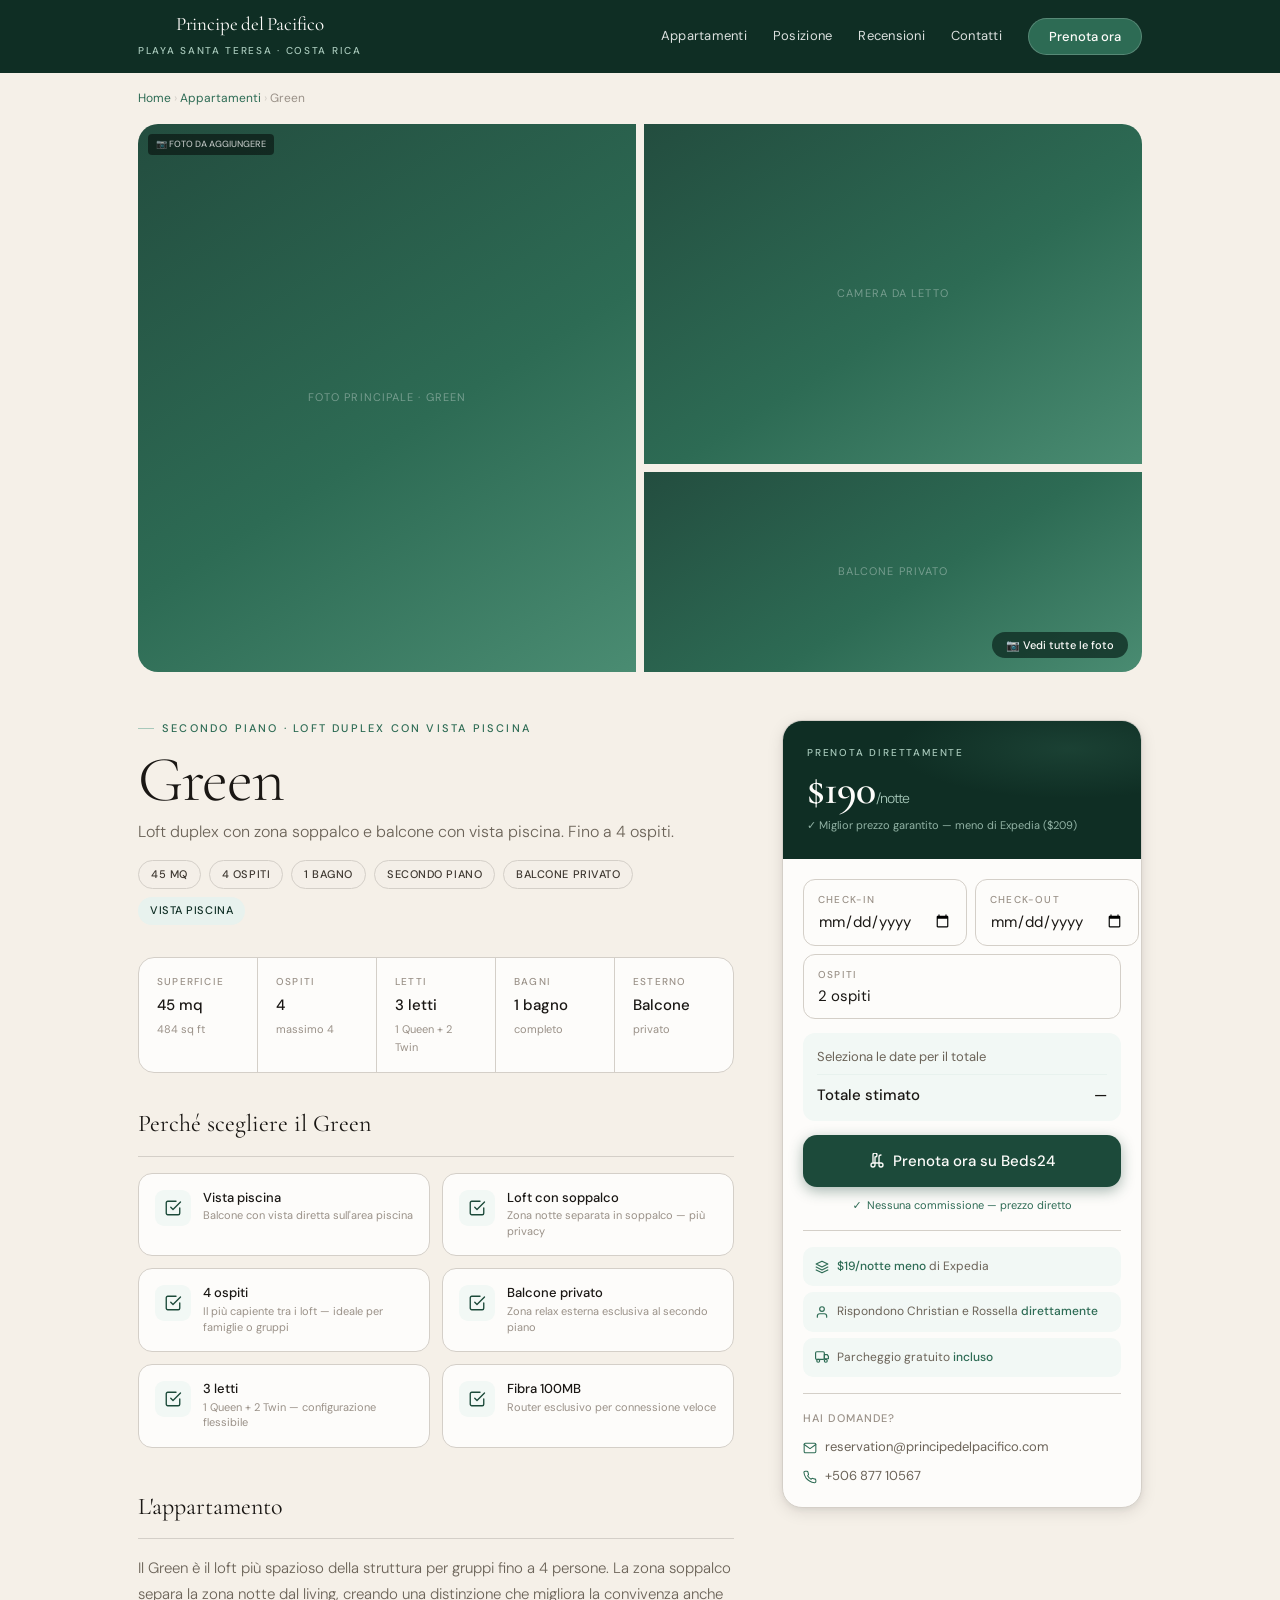
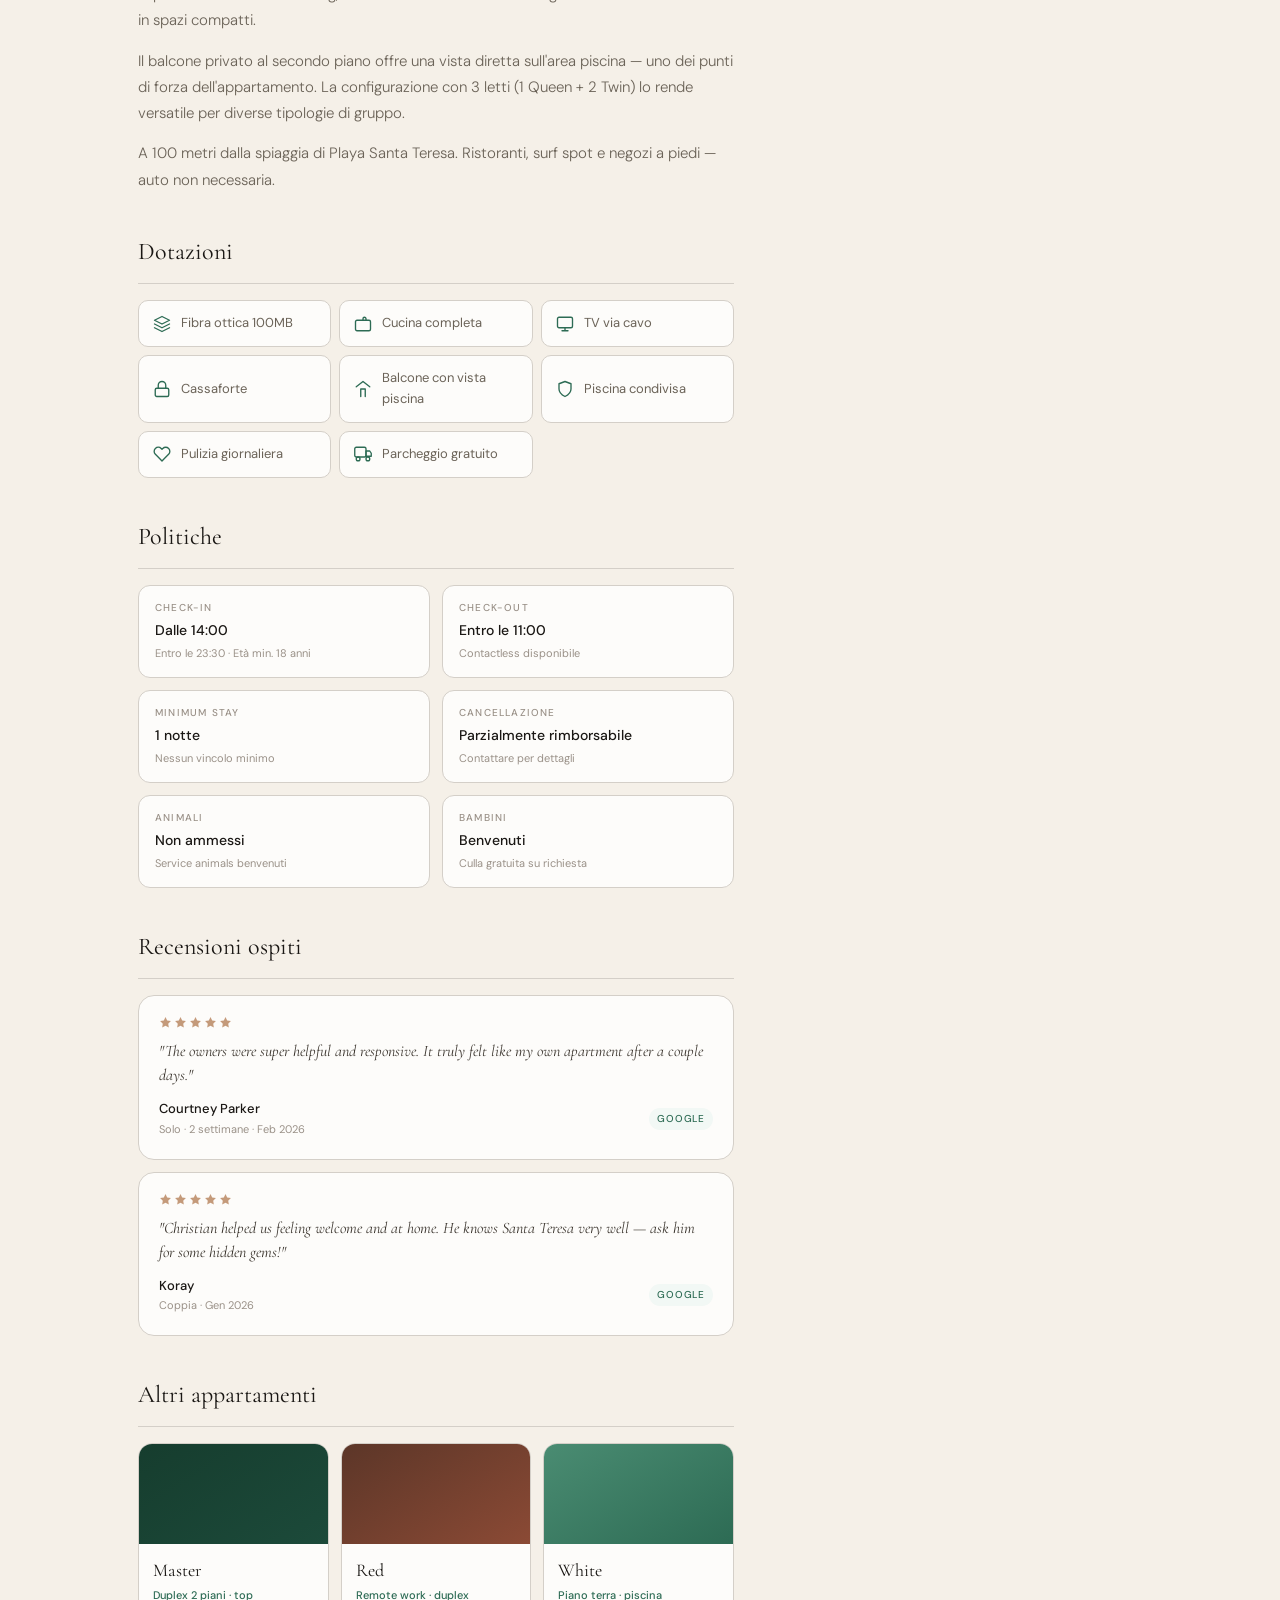
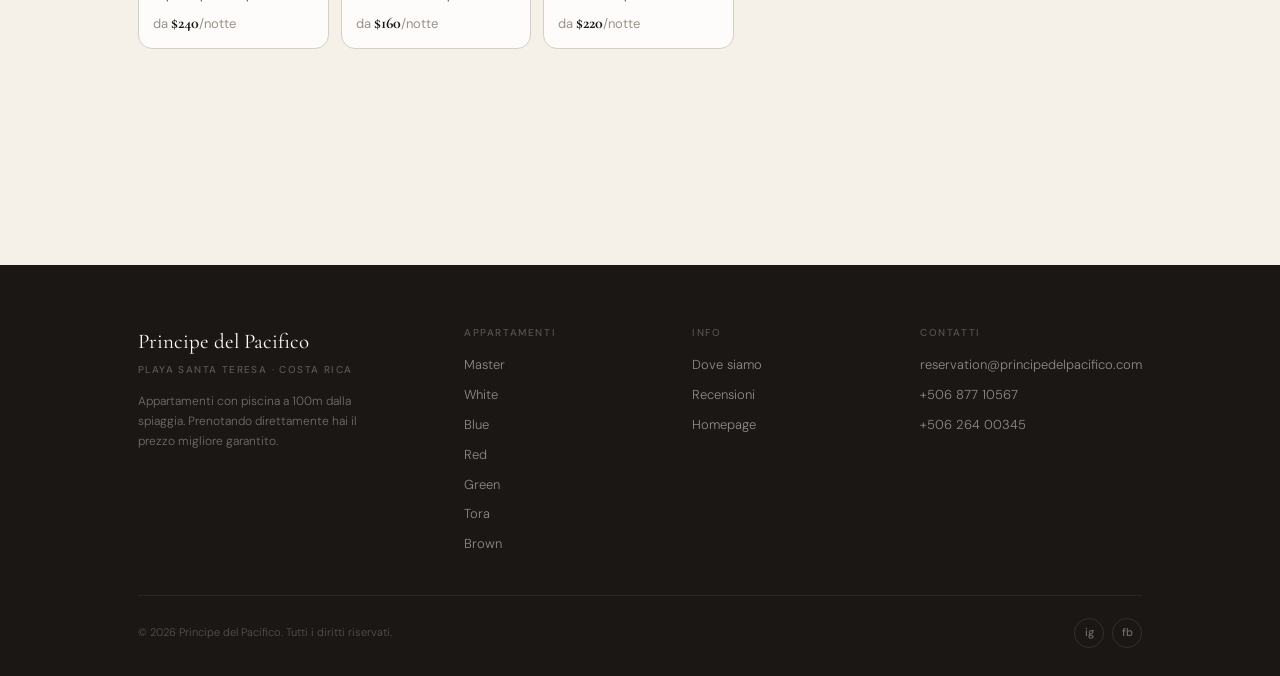
<file: pages/green.html>
<!DOCTYPE html>
<html lang="en">
<head>
<meta charset="UTF-8">
<meta name="viewport" content="width=device-width, initial-scale=1.0">
<title>Green Apartment — Principe del Pacifico · Playa Santa Teresa</title>
<meta name="description" content="Loft duplex con zona soppalco e balcone con vista piscina. Fino a 4 ospiti. 45 mq · 4 ospiti · Da $190/notte. Prenota diretto.">
<link rel="preconnect" href="https://fonts.googleapis.com">
<link rel="preconnect" href="https://fonts.gstatic.com" crossorigin>
<link href="https://fonts.googleapis.com/css2?family=Cormorant+Garamond:ital,wght@0,300;0,400;0,600;1,300;1,400&family=DM+Sans:opsz,wght@9..40,300;9..40,400;9..40,500&display=swap" rel="stylesheet">
<link rel="stylesheet" href="../css/tokens.css">
<link rel="stylesheet" href="../css/base.css">
<link rel="stylesheet" href="../css/header.css">
<link rel="stylesheet" href="../css/detail.css">
<link rel="stylesheet" href="../css/footer.css">
</head>
<body>

<div class="mobile-menu" id="mmenu" aria-hidden="true">
  <a href="../index.html#apts" class="nm" onclick="closeMobile()">Appartamenti</a>
  <a href="../index.html#loc" class="nm" onclick="closeMobile()">Posizione</a>
  <a href="../index.html#rev" class="nm" onclick="closeMobile()">Recensioni</a>
  <a href="../index.html#owners" class="nm" onclick="closeMobile()">Contatti</a>
  <button class="nm ncta" onclick="bookNow();closeMobile()">Prenota ora</button>
</div>

<header class="hdr" id="hdr">
  <div class="wrap">
    <div class="hdr-inner">
      <a href="../index.html" class="logo">
        <span class="logo-main">Principe del Pacifico</span>
        <span class="logo-sub">Playa Santa Teresa · Costa Rica</span>
      </a>
      <nav class="nav">
        <a href="../index.html#apts" class="nl">Appartamenti</a>
        <a href="../index.html#loc" class="nl">Posizione</a>
        <a href="../index.html#rev" class="nl">Recensioni</a>
        <a href="../index.html#owners" class="nl">Contatti</a>
        <button class="ncta" onclick="bookNow()">Prenota ora</button>
      </nav>
      <button class="hamburger" id="ham" aria-label="Apri menu" onclick="toggleMobile()">
        <span></span><span></span><span></span>
      </button>
    </div>
  </div>
</header>

<div class="wrap">
  <nav class="breadcrumb">
    <a href="../index.html">Home</a>
    <span class="breadcrumb-sep">›</span>
    <a href="../index.html#apts">Appartamenti</a>
    <span class="breadcrumb-sep">›</span>
    <span>Green</span>
  </nav>

  <div class="gallery" id="gallery-top">
    <div class="gallery-main" style="background:linear-gradient(148deg,#234D3F 0%,#2D6B54 55%,#4A8C72 100%)">
      <!-- TODO: <img src="../img/apt/green-1.jpg" alt="Green apartment — vista principale" loading="eager"> -->
      <div class="gallery-placeholder">Foto principale · Green</div>
      <span class="gallery-todo">📷 Foto da aggiungere</span>
    </div>
    <div class="gallery-thumb" style="background:linear-gradient(148deg,#234D3F 0%,#2D6B54 55%,#4A8C72 100%)">
      <!-- TODO: <img src="../img/apt/green-2.jpg" alt="Green — camera da letto" loading="lazy"> -->
      <div class="gallery-placeholder">Camera da letto</div>
    </div>
    <div class="gallery-thumb" style="background:linear-gradient(148deg,#234D3F 0%,#2D6B54 55%,#4A8C72 100%)">
      <!-- TODO: <img src="../img/apt/green-3.jpg" alt="Green — balcone privato" loading="lazy"> -->
      <div class="gallery-placeholder">Balcone privato</div>
      <button class="gallery-count" onclick="openGallery()">📷 Vedi tutte le foto</button>
    </div>
  </div>

  <div class="detail-layout">
    <main class="content-left">

      <header class="apt-header">
        <div class="apt-eyebrow">Secondo piano · loft duplex con vista piscina</div>
        <h1 class="apt-name">Green</h1>
        <p class="apt-tagline">Loft duplex con zona soppalco e balcone con vista piscina. Fino a 4 ospiti.</p>
        <div class="apt-badges">
          <span class="badge badge-sand">45 mq</span>
          <span class="badge badge-sand">4 ospiti</span>
          <span class="badge badge-sand">1 bagno</span>
          <span class="badge badge-sand">Secondo piano</span>
          <span class="badge badge-sand">Balcone privato</span>
          <span class="badge badge-forest">Vista piscina</span>
        </div>
      </header>

      <div class="specs-bar">
        <div class="spec-item">
          <span class="spec-label">Superficie</span>
          <span class="spec-val">45 mq</span>
          <span class="spec-sub">484 sq ft</span>
        </div>
        <div class="spec-item">
          <span class="spec-label">Ospiti</span>
          <span class="spec-val">4</span>
          <span class="spec-sub">massimo 4</span>
        </div>
        <div class="spec-item">
          <span class="spec-label">Letti</span>
          <span class="spec-val">3 letti</span>
          <span class="spec-sub">1 Queen + 2 Twin</span>
        </div>
        <div class="spec-item">
          <span class="spec-label">Bagni</span>
          <span class="spec-val">1 bagno</span>
          <span class="spec-sub">completo</span>
        </div>
        <div class="spec-item">
          <span class="spec-label">Esterno</span>
          <span class="spec-val">Balcone</span>
          <span class="spec-sub">privato</span>
        </div>
      </div>

      <section class="content-section">
        <h2 class="cs-title">Perché scegliere il Green</h2>
        <div class="highlights">
          <div class="hl">
            <div class="hl-icon">
              <svg width="18" height="18" viewBox="0 0 24 24" fill="none" stroke="currentColor" stroke-width="1.8" stroke-linecap="round" stroke-linejoin="round"><path d="M9 11l3 3L22 4"/><path d="M21 12v7a2 2 0 0 1-2 2H5a2 2 0 0 1-2-2V5a2 2 0 0 1 2-2h11"/></svg>
            </div>
            <div>
              <div class="hl-title">Vista piscina</div>
              <div class="hl-desc">Balcone con vista diretta sull'area piscina</div>
            </div>
          </div>
          <div class="hl">
            <div class="hl-icon">
              <svg width="18" height="18" viewBox="0 0 24 24" fill="none" stroke="currentColor" stroke-width="1.8" stroke-linecap="round" stroke-linejoin="round"><path d="M9 11l3 3L22 4"/><path d="M21 12v7a2 2 0 0 1-2 2H5a2 2 0 0 1-2-2V5a2 2 0 0 1 2-2h11"/></svg>
            </div>
            <div>
              <div class="hl-title">Loft con soppalco</div>
              <div class="hl-desc">Zona notte separata in soppalco — più privacy</div>
            </div>
          </div>
          <div class="hl">
            <div class="hl-icon">
              <svg width="18" height="18" viewBox="0 0 24 24" fill="none" stroke="currentColor" stroke-width="1.8" stroke-linecap="round" stroke-linejoin="round"><path d="M9 11l3 3L22 4"/><path d="M21 12v7a2 2 0 0 1-2 2H5a2 2 0 0 1-2-2V5a2 2 0 0 1 2-2h11"/></svg>
            </div>
            <div>
              <div class="hl-title">4 ospiti</div>
              <div class="hl-desc">Il più capiente tra i loft — ideale per famiglie o gruppi</div>
            </div>
          </div>
          <div class="hl">
            <div class="hl-icon">
              <svg width="18" height="18" viewBox="0 0 24 24" fill="none" stroke="currentColor" stroke-width="1.8" stroke-linecap="round" stroke-linejoin="round"><path d="M9 11l3 3L22 4"/><path d="M21 12v7a2 2 0 0 1-2 2H5a2 2 0 0 1-2-2V5a2 2 0 0 1 2-2h11"/></svg>
            </div>
            <div>
              <div class="hl-title">Balcone privato</div>
              <div class="hl-desc">Zona relax esterna esclusiva al secondo piano</div>
            </div>
          </div>
          <div class="hl">
            <div class="hl-icon">
              <svg width="18" height="18" viewBox="0 0 24 24" fill="none" stroke="currentColor" stroke-width="1.8" stroke-linecap="round" stroke-linejoin="round"><path d="M9 11l3 3L22 4"/><path d="M21 12v7a2 2 0 0 1-2 2H5a2 2 0 0 1-2-2V5a2 2 0 0 1 2-2h11"/></svg>
            </div>
            <div>
              <div class="hl-title">3 letti</div>
              <div class="hl-desc">1 Queen + 2 Twin — configurazione flessibile</div>
            </div>
          </div>
          <div class="hl">
            <div class="hl-icon">
              <svg width="18" height="18" viewBox="0 0 24 24" fill="none" stroke="currentColor" stroke-width="1.8" stroke-linecap="round" stroke-linejoin="round"><path d="M9 11l3 3L22 4"/><path d="M21 12v7a2 2 0 0 1-2 2H5a2 2 0 0 1-2-2V5a2 2 0 0 1 2-2h11"/></svg>
            </div>
            <div>
              <div class="hl-title">Fibra 100MB</div>
              <div class="hl-desc">Router esclusivo per connessione veloce</div>
            </div>
          </div></div>
      </section>

      <section class="content-section">
        <h2 class="cs-title">L'appartamento</h2>
        <p class="desc-text">Il Green è il loft più spazioso della struttura per gruppi fino a 4 persone. La zona soppalco separa la zona notte dal living, creando una distinzione che migliora la convivenza anche in spazi compatti.</p>
<p class="desc-text" style="margin-top:14px;">Il balcone privato al secondo piano offre una vista diretta sull'area piscina — uno dei punti di forza dell'appartamento. La configurazione con 3 letti (1 Queen + 2 Twin) lo rende versatile per diverse tipologie di gruppo.</p>
<p class="desc-text" style="margin-top:14px;">A 100 metri dalla spiaggia di Playa Santa Teresa. Ristoranti, surf spot e negozi a piedi — auto non necessaria.</p>

      </section>

      <section class="content-section">
        <h2 class="cs-title">Dotazioni</h2>
        <div class="amenities">
          <div class="am"><svg class="am-icon" viewBox="0 0 24 24" fill="none" stroke="currentColor" stroke-width="1.8" stroke-linecap="round" stroke-linejoin="round"><path d="M12 2L2 7l10 5 10-5-10-5z"/><path d="M2 17l10 5 10-5"/><path d="M2 12l10 5 10-5"/></svg><span class="am-text">Fibra ottica 100MB</span></div>
          <div class="am"><svg class="am-icon" viewBox="0 0 24 24" fill="none" stroke="currentColor" stroke-width="1.8" stroke-linecap="round" stroke-linejoin="round"><rect x="2" y="7" width="20" height="14" rx="2"/><path d="M16 7V5a2 2 0 0 0-4 0v2"/></svg><span class="am-text">Cucina completa</span></div>
          <div class="am"><svg class="am-icon" viewBox="0 0 24 24" fill="none" stroke="currentColor" stroke-width="1.8" stroke-linecap="round" stroke-linejoin="round"><rect x="2" y="3" width="20" height="14" rx="2"/><path d="M8 21h8M12 17v4"/></svg><span class="am-text">TV via cavo</span></div>
          <div class="am"><svg class="am-icon" viewBox="0 0 24 24" fill="none" stroke="currentColor" stroke-width="1.8" stroke-linecap="round" stroke-linejoin="round"><rect x="3" y="11" width="18" height="11" rx="2"/><path d="M7 11V7a5 5 0 0 1 10 0v4"/></svg><span class="am-text">Cassaforte</span></div>
          <div class="am"><svg class="am-icon" viewBox="0 0 24 24" fill="none" stroke="currentColor" stroke-width="1.8" stroke-linecap="round" stroke-linejoin="round"><path d="M3 9l9-7 9 7"/><path d="M9 22V12h6v10"/></svg><span class="am-text">Balcone con vista piscina</span></div>
          <div class="am"><svg class="am-icon" viewBox="0 0 24 24" fill="none" stroke="currentColor" stroke-width="1.8" stroke-linecap="round" stroke-linejoin="round"><path d="M12 22s8-4 8-10V5l-8-3-8 3v7c0 6 8 10 8 10z"/></svg><span class="am-text">Piscina condivisa</span></div>
          <div class="am"><svg class="am-icon" viewBox="0 0 24 24" fill="none" stroke="currentColor" stroke-width="1.8" stroke-linecap="round" stroke-linejoin="round"><path d="M20.84 4.61a5.5 5.5 0 0 0-7.78 0L12 5.67l-1.06-1.06a5.5 5.5 0 0 0-7.78 7.78l1.06 1.06L12 21.23l7.78-7.78 1.06-1.06a5.5 5.5 0 0 0 0-7.78z"/></svg><span class="am-text">Pulizia giornaliera</span></div>
          <div class="am"><svg class="am-icon" viewBox="0 0 24 24" fill="none" stroke="currentColor" stroke-width="1.8" stroke-linecap="round" stroke-linejoin="round"><rect x="1" y="3" width="15" height="13" rx="2"/><path d="M16 8h5l2 3v4h-7V8z"/><circle cx="5.5" cy="18.5" r="2.5"/><circle cx="18.5" cy="18.5" r="2.5"/></svg><span class="am-text">Parcheggio gratuito</span></div></div>
      </section>

      <section class="content-section">
        <h2 class="cs-title">Politiche</h2>
        <div class="policies-grid">
          <div class="pol"><span class="pol-label">Check-in</span><span class="pol-val">Dalle 14:00</span><span class="pol-sub">Entro le 23:30 · Età min. 18 anni</span></div>
          <div class="pol"><span class="pol-label">Check-out</span><span class="pol-val">Entro le 11:00</span><span class="pol-sub">Contactless disponibile</span></div>
          <div class="pol"><span class="pol-label">Minimum stay</span><span class="pol-val">1 notte</span><span class="pol-sub">Nessun vincolo minimo</span></div>
          <div class="pol"><span class="pol-label">Cancellazione</span><span class="pol-val">Parzialmente rimborsabile</span><span class="pol-sub">Contattare per dettagli</span></div>
          <div class="pol"><span class="pol-label">Animali</span><span class="pol-val">Non ammessi</span><span class="pol-sub">Service animals benvenuti</span></div>
          <div class="pol"><span class="pol-label">Bambini</span><span class="pol-val">Benvenuti</span><span class="pol-sub">Culla gratuita su richiesta</span></div>
        </div>
      </section>

      <section class="content-section">
        <h2 class="cs-title">Recensioni ospiti</h2>
        <div class="rev-card">
          <div class="rev-stars"><svg class="rev-star" viewBox="0 0 24 24"><polygon points="12,2 15.09,8.26 22,9.27 17,14.14 18.18,21.02 12,17.77 5.82,21.02 7,14.14 2,9.27 8.91,8.26"/></svg><svg class="rev-star" viewBox="0 0 24 24"><polygon points="12,2 15.09,8.26 22,9.27 17,14.14 18.18,21.02 12,17.77 5.82,21.02 7,14.14 2,9.27 8.91,8.26"/></svg><svg class="rev-star" viewBox="0 0 24 24"><polygon points="12,2 15.09,8.26 22,9.27 17,14.14 18.18,21.02 12,17.77 5.82,21.02 7,14.14 2,9.27 8.91,8.26"/></svg><svg class="rev-star" viewBox="0 0 24 24"><polygon points="12,2 15.09,8.26 22,9.27 17,14.14 18.18,21.02 12,17.77 5.82,21.02 7,14.14 2,9.27 8.91,8.26"/></svg><svg class="rev-star" viewBox="0 0 24 24"><polygon points="12,2 15.09,8.26 22,9.27 17,14.14 18.18,21.02 12,17.77 5.82,21.02 7,14.14 2,9.27 8.91,8.26"/></svg></div>
          <blockquote class="rev-text">"The owners were super helpful and responsive. It truly felt like my own apartment after a couple days."</blockquote>
          <div class="rev-footer"><div><div class="rev-name">Courtney Parker</div><div class="rev-meta">Solo · 2 settimane · Feb 2026</div></div><span class="rev-src">Google</span></div>
        </div>
        <div class="rev-card">
          <div class="rev-stars"><svg class="rev-star" viewBox="0 0 24 24"><polygon points="12,2 15.09,8.26 22,9.27 17,14.14 18.18,21.02 12,17.77 5.82,21.02 7,14.14 2,9.27 8.91,8.26"/></svg><svg class="rev-star" viewBox="0 0 24 24"><polygon points="12,2 15.09,8.26 22,9.27 17,14.14 18.18,21.02 12,17.77 5.82,21.02 7,14.14 2,9.27 8.91,8.26"/></svg><svg class="rev-star" viewBox="0 0 24 24"><polygon points="12,2 15.09,8.26 22,9.27 17,14.14 18.18,21.02 12,17.77 5.82,21.02 7,14.14 2,9.27 8.91,8.26"/></svg><svg class="rev-star" viewBox="0 0 24 24"><polygon points="12,2 15.09,8.26 22,9.27 17,14.14 18.18,21.02 12,17.77 5.82,21.02 7,14.14 2,9.27 8.91,8.26"/></svg><svg class="rev-star" viewBox="0 0 24 24"><polygon points="12,2 15.09,8.26 22,9.27 17,14.14 18.18,21.02 12,17.77 5.82,21.02 7,14.14 2,9.27 8.91,8.26"/></svg></div>
          <blockquote class="rev-text">"Christian helped us feeling welcome and at home. He knows Santa Teresa very well — ask him for some hidden gems!"</blockquote>
          <div class="rev-footer"><div><div class="rev-name">Koray</div><div class="rev-meta">Coppia · Gen 2026</div></div><span class="rev-src">Google</span></div>
        </div>
      </section>

      <section class="content-section">
        <h2 class="cs-title">Altri appartamenti</h2>
        <div class="other-grid">
          <a href="master.html" class="other-card">
            <div class="other-img"><div class="other-img-inner" style="background:linear-gradient(148deg,#163D2E 0%,#1C4A3A 100%)"></div></div>
            <div class="other-body">
              <div class="other-name">Master</div>
              <div class="other-diff">Duplex 2 piani · top</div>
              <div class="other-price">da <strong>$240</strong>/notte</div>
            </div>
          </a>
          <a href="red.html" class="other-card">
            <div class="other-img"><div class="other-img-inner" style="background:linear-gradient(148deg,#5C3628 0%,#8B4A35 100%)"></div></div>
            <div class="other-body">
              <div class="other-name">Red</div>
              <div class="other-diff">Remote work · duplex</div>
              <div class="other-price">da <strong>$160</strong>/notte</div>
            </div>
          </a>
          <a href="white.html" class="other-card">
            <div class="other-img"><div class="other-img-inner" style="background:linear-gradient(148deg,#4A8C72 0%,#2D6B54 100%)"></div></div>
            <div class="other-body">
              <div class="other-name">White</div>
              <div class="other-diff">Piano terra · piscina</div>
              <div class="other-price">da <strong>$220</strong>/notte</div>
            </div>
          </a></div>
      </section>

    </main>

    <aside class="sidebar" aria-label="Prenotazione">
      <div class="booking-card">
        <div class="bc-header">
          <div class="bc-eyebrow">Prenota direttamente</div>
          <div class="bc-price">$190<span class="bc-price-per">/notte</span></div>
          <div class="bc-price-note">✓ Miglior prezzo garantito — meno di Expedia ($209)</div>
        </div>
        <div class="bc-body">
          <div class="bc-fields">
            <div class="bc-row2">
              <div class="bc-field" id="bc-ci">
                <label class="bc-label" for="bci">Check-in</label>
                <input class="bc-input" id="bci" type="date">
              </div>
              <div class="bc-field" id="bc-co">
                <label class="bc-label" for="bco">Check-out</label>
                <input class="bc-input" id="bco" type="date">
              </div>
            </div>
            <div class="bc-field">
              <label class="bc-label" for="bgu">Ospiti</label>
              <select class="bc-input" id="bgu"><option value="1">1 ospite</option>
<option value="2" selected>2 ospiti</option>
<option value="3">3 ospiti</option>
<option value="4">4 ospiti (max)</option>
</select>
            </div>
          </div>
          <div class="bc-total" id="bc-total">
            <div class="bc-total-row"><span id="bc-nights-label">Seleziona le date per il totale</span><span id="bc-nights-val"></span></div>
            <div class="bc-total-row bold"><span>Totale stimato</span><span id="bc-total-val">—</span></div>
          </div>
          <button class="bc-btn" onclick="bookNow()">
            <svg width="16" height="16" viewBox="0 0 24 24" fill="none" stroke="currentColor" stroke-width="2" stroke-linecap="round" stroke-linejoin="round" aria-hidden="true"><path d="M18 3a3 3 0 0 0-3 3v12a3 3 0 0 0 3 3 3 3 0 0 0 3-3 3 3 0 0 0-3-3H6a3 3 0 0 0-3 3 3 3 0 0 0 3 3 3 3 0 0 0 3-3V6a3 3 0 0 0 3-3 3 3 0 0 0-3-3 3 3 0 0 0-3 3v12"/></svg>
            Prenota ora su Beds24
          </button>
          <div class="bc-guarantee">Nessuna commissione — prezzo diretto</div>
          <div class="bc-sep"></div>
          <div class="value-pills">
            <div class="vp"><svg class="vp-icon" width="14" height="14" viewBox="0 0 24 24" fill="none" stroke="currentColor" stroke-width="2" stroke-linecap="round" stroke-linejoin="round"><path d="M12 2L2 7l10 5 10-5-10-5z"/><path d="M2 17l10 5 10-5"/><path d="M2 12l10 5 10-5"/></svg><span class="vp-text"><strong>$19/notte meno</strong> di Expedia</span></div>
            <div class="vp"><svg class="vp-icon" width="14" height="14" viewBox="0 0 24 24" fill="none" stroke="currentColor" stroke-width="2" stroke-linecap="round" stroke-linejoin="round"><path d="M20 21v-2a4 4 0 0 0-4-4H8a4 4 0 0 0-4 4v2"/><circle cx="12" cy="7" r="4"/></svg><span class="vp-text">Rispondono Christian e Rossella <strong>direttamente</strong></span></div>
            <div class="vp"><svg class="vp-icon" width="14" height="14" viewBox="0 0 24 24" fill="none" stroke="currentColor" stroke-width="2" stroke-linecap="round" stroke-linejoin="round"><rect x="1" y="3" width="15" height="13" rx="2"/><path d="M16 8h5l2 3v4h-7V8z"/><circle cx="5.5" cy="18.5" r="2.5"/><circle cx="18.5" cy="18.5" r="2.5"/></svg><span class="vp-text">Parcheggio gratuito <strong>incluso</strong></span></div>
          </div>
          <div class="bc-sep"></div>
          <address class="bc-contact">
            <div class="bc-contact-title">Hai domande?</div>
            <a href="mailto:reservation@principedelpacifico.com" class="bc-contact-item">
              <svg width="14" height="14" viewBox="0 0 24 24" fill="none" stroke="currentColor" stroke-width="1.8" stroke-linecap="round" stroke-linejoin="round"><path d="M4 4h16c1.1 0 2 .9 2 2v12c0 1.1-.9 2-2 2H4c-1.1 0-2-.9-2-2V6c0-1.1.9-2 2-2z"/><polyline points="22,6 12,13 2,6"/></svg>
              reservation@principedelpacifico.com
            </a>
            <a href="tel:+50687710567" class="bc-contact-item">
              <svg width="14" height="14" viewBox="0 0 24 24" fill="none" stroke="currentColor" stroke-width="1.8" stroke-linecap="round" stroke-linejoin="round"><path d="M22 16.92v3a2 2 0 0 1-2.18 2 19.79 19.79 0 0 1-8.63-3.07A19.5 19.5 0 0 1 4.69 13a19.79 19.79 0 0 1-3.07-8.67A2 2 0 0 1 3.6 2.18h3a2 2 0 0 1 2 1.72c.127.96.361 1.903.7 2.81a2 2 0 0 1-.45 2.11L7.91 9.91a16 16 0 0 0 6 6l.92-.92a2 2 0 0 1 2.11-.45c.907.339 1.85.573 2.81.7A2 2 0 0 1 21.73 17z"/></svg>
              +506 877 10567
            </a>
          </address>
        </div>
      </div>
    </aside>
  </div>
</div>

<div class="mob-book" id="mob-book">
  <div class="mob-price">
    <span class="mob-price-label">Green Apartment</span>
    <span class="mob-price-val">$190<span style="font-size:13px;font-weight:300;color:rgba(255,255,255,.55)">/notte</span></span>
  </div>
  <button class="mob-btn" onclick="bookNow()">Prenota ora →</button>
</div>

<footer class="footer" style="margin-top:80px;">
  <div class="wrap">
    <div class="fg">
      <div class="footer-brand">
        <span class="fb-name">Principe del Pacifico</span>
        <span class="fb-loc">Playa Santa Teresa · Costa Rica</span>
        <p class="fb-desc">Appartamenti con piscina a 100m dalla spiaggia. Prenotando direttamente hai il prezzo migliore garantito.</p>
      </div>
      <div>
        <div class="fc-title">Appartamenti</div>
        <nav class="fc-links">
          <a href="master.html" class="fcl">Master</a>
          <a href="white.html" class="fcl">White</a>
          <a href="blue.html" class="fcl">Blue</a>
          <a href="red.html" class="fcl">Red</a>
          <a href="green.html" class="fcl">Green</a>
          <a href="tora.html" class="fcl">Tora</a>
          <a href="brown.html" class="fcl">Brown</a>
        </nav>
      </div>
      <div>
        <div class="fc-title">Info</div>
        <nav class="fc-links">
          <a href="../index.html#loc" class="fcl">Dove siamo</a>
          <a href="../index.html#rev" class="fcl">Recensioni</a>
          <a href="../index.html" class="fcl">Homepage</a>
        </nav>
      </div>
      <div>
        <div class="fc-title">Contatti</div>
        <address class="fc-links">
          <a href="mailto:reservation@principedelpacifico.com" class="fcl">reservation@principedelpacifico.com</a>
          <a href="tel:+50687710567" class="fcl">+506 877 10567</a>
          <a href="tel:+50626400345" class="fcl">+506 264 00345</a>
        </address>
      </div>
    </div>
    <div class="f-bot">
      <p class="f-copy">© 2026 Principe del Pacifico. Tutti i diritti riservati.</p>
      <div class="f-soc">
        <a href="https://www.instagram.com/principedelpacifico" target="_blank" rel="noopener noreferrer" class="fs" aria-label="Instagram">ig</a>
        <a href="https://www.facebook.com/principedelpacifico" target="_blank" rel="noopener noreferrer" class="fs" aria-label="Facebook">fb</a>
      </div>
    </div>
  </div>
</footer>

<script src="../js/main.js"></script>
<script src="../js/booking.js"></script>
<script>
const APT_ID    = 'green';
const APT_PRICE = 190;
const bci = document.getElementById('bci');
const bco = document.getElementById('bco');
const today = new Date().toISOString().split('T')[0];
bci.min = today; bco.min = today;
const p = new URLSearchParams(window.location.search);
if(p.get('checkin'))  bci.value = p.get('checkin');
if(p.get('checkout')) bco.value = p.get('checkout');
if(p.get('guests'))   document.getElementById('bgu').value = p.get('guests');
updateTotal();
bci.addEventListener('change', () => { bco.min = bci.value; if(bco.value && bco.value <= bci.value) bco.value=''; document.getElementById('bc-ci').classList.remove('err'); updateTotal(); });
bco.addEventListener('change', () => { document.getElementById('bc-co').classList.remove('err'); updateTotal(); });
function updateTotal() {
  const ci=bci.value, co=bco.value;
  if(!ci||!co) { document.getElementById('bc-nights-label').textContent='Seleziona le date per il totale'; document.getElementById('bc-nights-val').textContent=''; document.getElementById('bc-total-val').textContent='—'; return; }
  const nights=Math.round((new Date(co)-new Date(ci))/86400000);
  if(nights<=0) return;
  document.getElementById('bc-nights-label').textContent=nights+' nott'+(nights===1?'e':'i')+' × $'+APT_PRICE;
  document.getElementById('bc-nights-val').textContent='$'+(nights*APT_PRICE);
  document.getElementById('bc-total-val').textContent='$'+(nights*APT_PRICE);
}
function bookNow() {
  const ci=bci.value, co=bco.value, gu=document.getElementById('bgu').value;
  let err=false;
  if(!ci){ document.getElementById('bc-ci').classList.add('err'); err=true; }
  if(!co){ document.getElementById('bc-co').classList.add('err'); err=true; }
  if(err){ document.getElementById('bc-ci').scrollIntoView({behavior:'smooth',block:'center'}); return; }
  const url=buildBookingUrl({apartmentId:APT_ID,checkin:ci,checkout:co,adults:parseInt(gu),children:0});
  window.open(url,'_blank','noopener,noreferrer');
}
const mobBook=document.getElementById('mob-book');
const galleryEl=document.getElementById('gallery-top');
new IntersectionObserver(([e])=>mobBook.classList.toggle('show',!e.isIntersecting),{threshold:0}).observe(galleryEl);
function openGallery(){ alert('Galleria completa — da implementare con lightbox prima del lancio.'); }
</script>
</body>
</html>
</file>
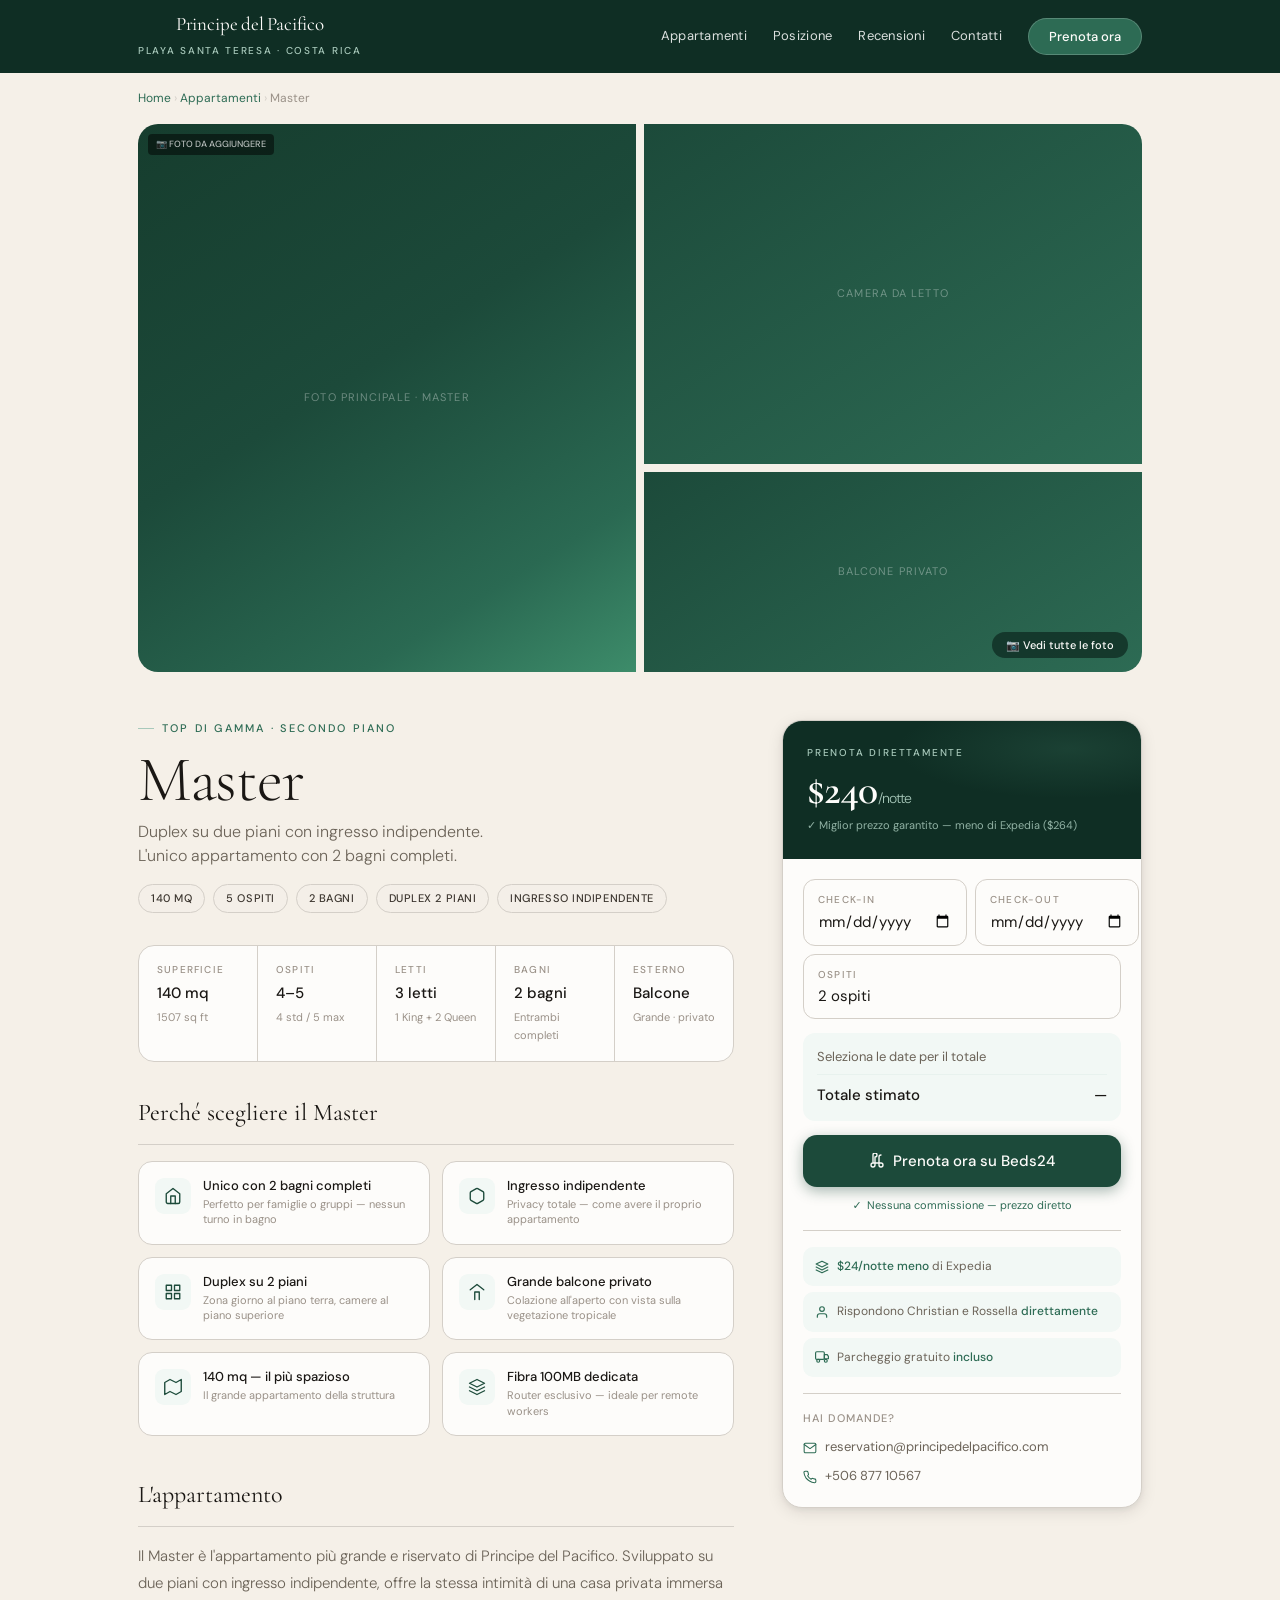
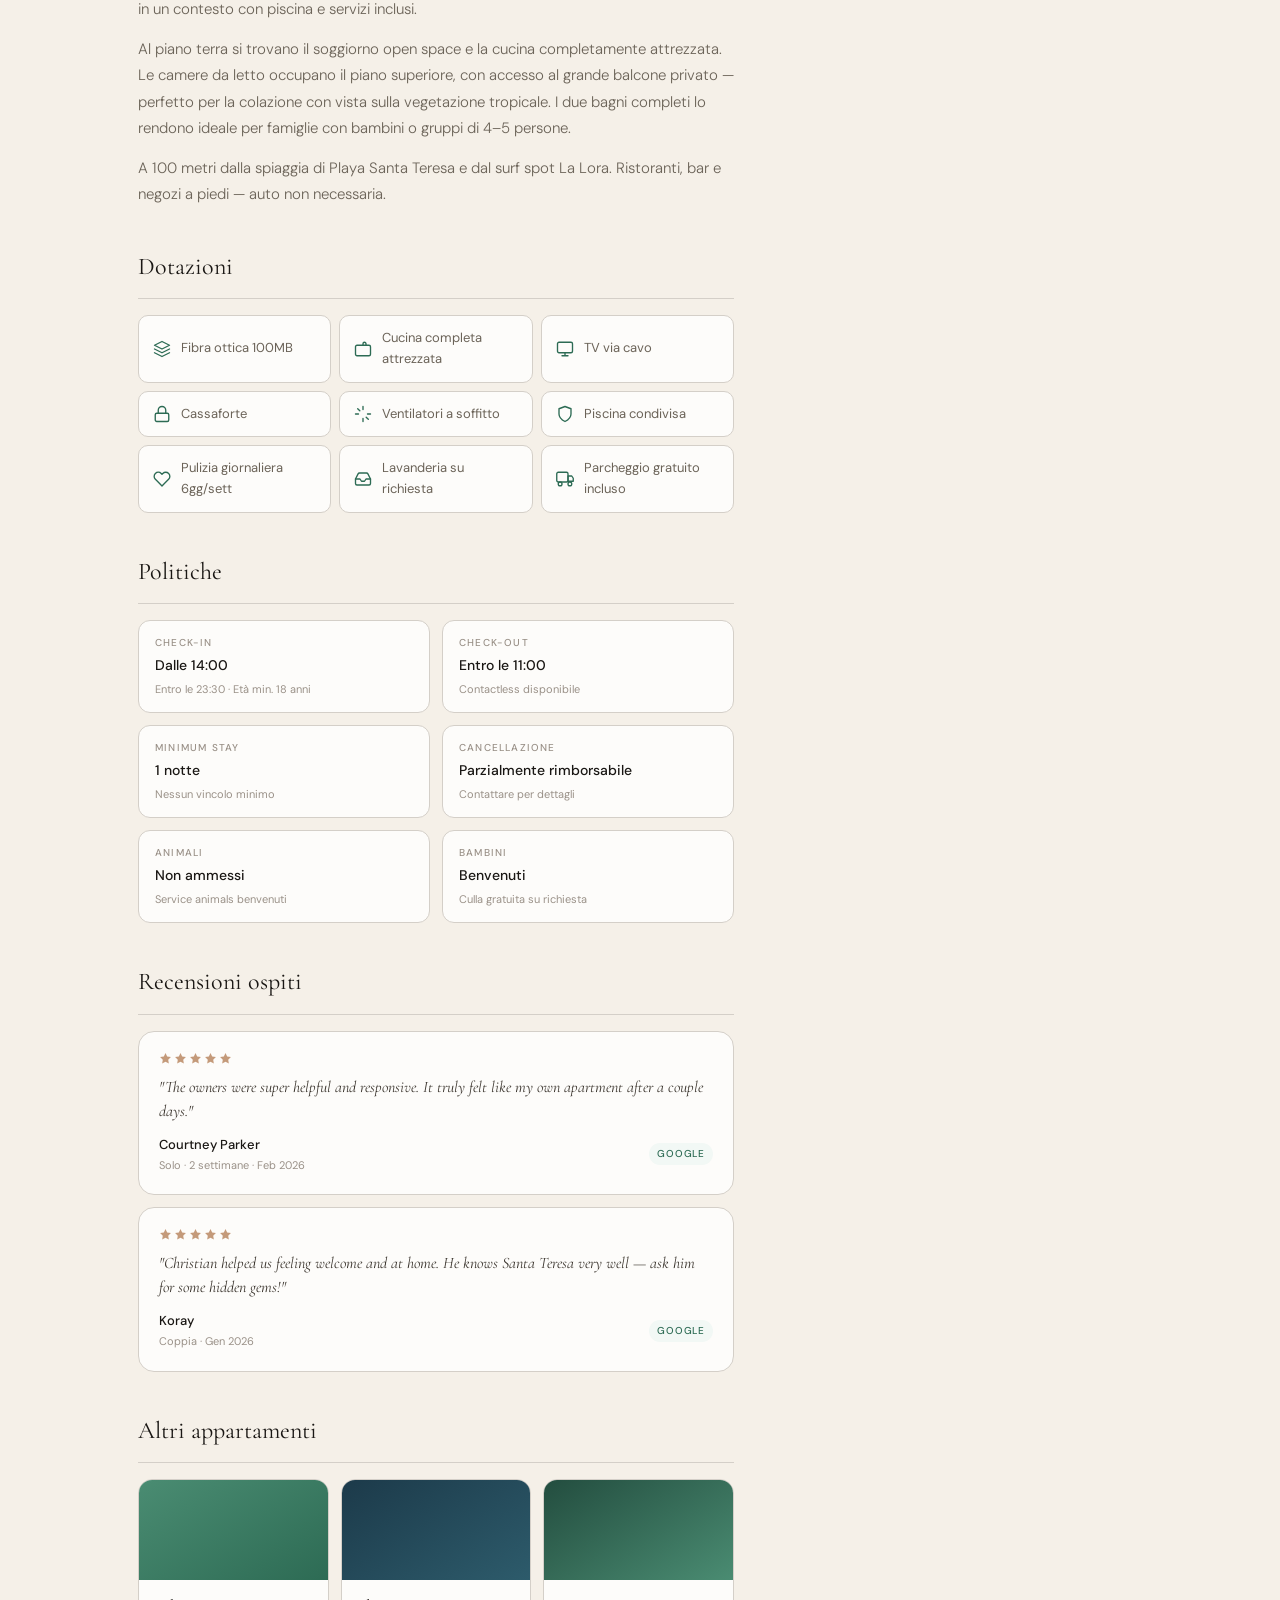
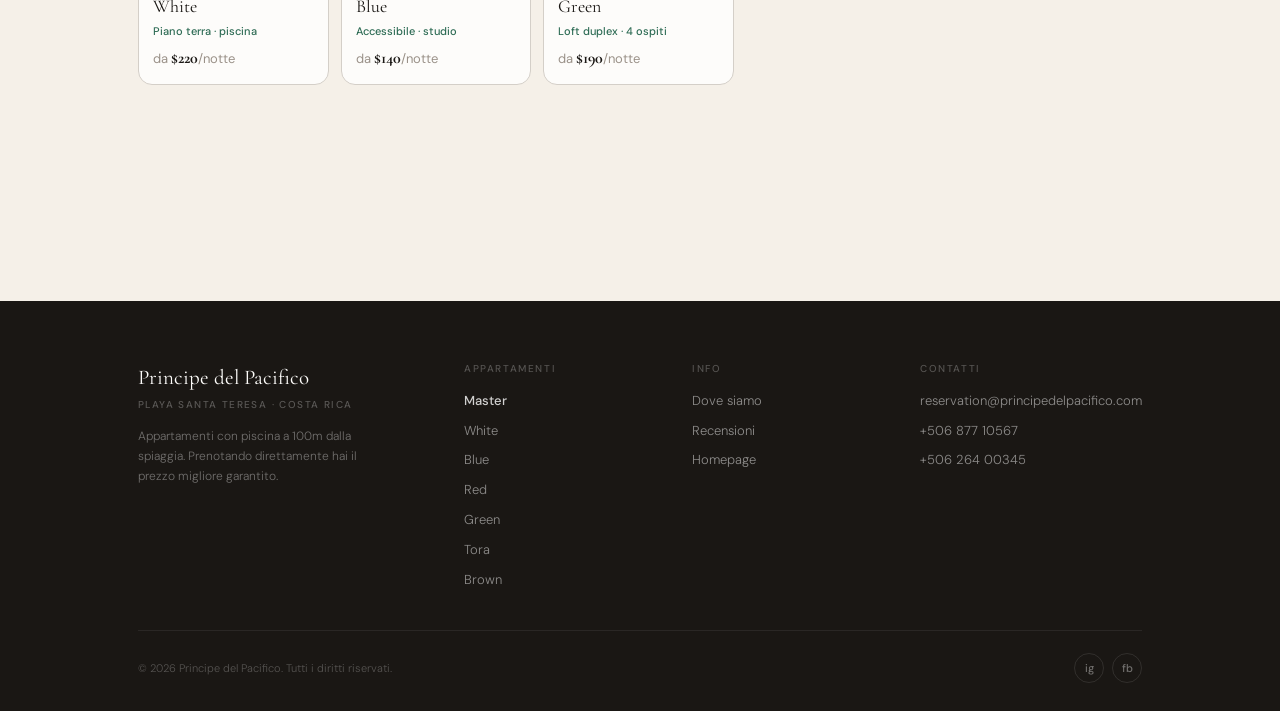
<file: pages/master.html>
<!DOCTYPE html>
<html lang="en">
<head>
<meta charset="UTF-8">
<meta name="viewport" content="width=device-width, initial-scale=1.0">
<title>Master Apartment — Principe del Pacifico · Playa Santa Teresa</title>
<meta name="description" content="Il nostro appartamento più grande: 140 mq, duplex su 2 piani, 2 bagni completi, ingresso indipendente, grande balcone privato. 5 ospiti. Da $240/notte.">
<link rel="preconnect" href="https://fonts.googleapis.com">
<link rel="preconnect" href="https://fonts.gstatic.com" crossorigin>
<link href="https://fonts.googleapis.com/css2?family=Cormorant+Garamond:ital,wght@0,300;0,400;0,600;1,300;1,400&family=DM+Sans:opsz,wght@9..40,300;9..40,400;9..40,500&display=swap" rel="stylesheet">
<link rel="stylesheet" href="../css/tokens.css">
<link rel="stylesheet" href="../css/base.css">
<link rel="stylesheet" href="../css/header.css">
<link rel="stylesheet" href="../css/detail.css">
<link rel="stylesheet" href="../css/footer.css">
</head>
<body>

<!-- HEADER -->
<header class="hdr" id="hdr">
  <div class="wrap">
    <div class="hdr-inner">
      <a href="../index.html" class="logo">
        <span class="logo-main">Principe del Pacifico</span>
        <span class="logo-sub">Playa Santa Teresa · Costa Rica</span>
      </a>
      <nav class="nav">
        <a href="../index.html#apts" class="nl">Appartamenti</a>
        <a href="../index.html#loc" class="nl">Posizione</a>
        <a href="../index.html#rev" class="nl">Recensioni</a>
        <a href="../index.html#owners" class="nl">Contatti</a>
        <button class="ncta" onclick="bookNow()">Prenota ora</button>
      </nav>
      <button class="hamburger" id="ham" aria-label="Apri menu" onclick="toggleMobile()">
        <span></span><span></span><span></span>
      </button>
    </div>
  </div>
</header>

<!-- MOBILE MENU -->
<div class="mobile-menu" id="mmenu" aria-hidden="true">
  <a href="../index.html#apts" class="nm" onclick="closeMobile()">Appartamenti</a>
  <a href="../index.html#loc" class="nm" onclick="closeMobile()">Posizione</a>
  <a href="../index.html#rev" class="nm" onclick="closeMobile()">Recensioni</a>
  <a href="../index.html#owners" class="nm" onclick="closeMobile()">Contatti</a>
  <button class="nm ncta" onclick="bookNow();closeMobile()">Prenota ora</button>
</div>

<div class="wrap">

  <!-- BREADCRUMB -->
  <nav class="breadcrumb">
    <a href="../index.html">Home</a>
    <span class="breadcrumb-sep">›</span>
    <a href="../index.html#apts">Appartamenti</a>
    <span class="breadcrumb-sep">›</span>
    <span>Master</span>
  </nav>

  <!-- GALLERY -->
  <div class="gallery" id="gallery-top">
    <div class="gallery-main">
      <!--
        TODO: sostituire con foto reale prima del lancio.
        <img src="../img/apt/master-1.jpg" alt="Master — soggiorno open space su due livelli" loading="eager">
      -->
      <div class="gallery-placeholder">Foto principale · Master</div>
      <span class="gallery-todo">📷 Foto da aggiungere</span>
    </div>
    <div class="gallery-thumb">
      <!-- TODO: <img src="../img/apt/master-2.jpg" alt="Master — camera da letto con letto king" loading="lazy"> -->
      <div class="gallery-placeholder">Camera da letto</div>
    </div>
    <div class="gallery-thumb">
      <!-- TODO: <img src="../img/apt/master-3.jpg" alt="Master — grande balcone privato" loading="lazy"> -->
      <div class="gallery-placeholder">Balcone privato</div>
      <button class="gallery-count" onclick="openGallery()">📷 Vedi tutte le foto</button>
    </div>
  </div>

  <!-- MAIN LAYOUT -->
  <div class="detail-layout">

    <!-- LEFT: content -->
    <main class="content-left">

      <header class="apt-header">
        <div class="apt-eyebrow">Top di gamma · Secondo piano</div>
        <h1 class="apt-name">Master</h1>
        <p class="apt-tagline">Duplex su due piani con ingresso indipendente.<br>L'unico appartamento con 2 bagni completi.</p>
        <div class="apt-badges">
          <span class="badge badge-sand">140 mq</span>
          <span class="badge badge-sand">5 ospiti</span>
          <span class="badge badge-sand">2 bagni</span>
          <span class="badge badge-sand">Duplex 2 piani</span>
          <span class="badge badge-sand">Ingresso indipendente</span>
        </div>
      </header>

      <!-- Quick specs -->
      <div class="specs-bar">
        <div class="spec-item">
          <span class="spec-label">Superficie</span>
          <span class="spec-val">140 mq</span>
          <span class="spec-sub">1507 sq ft</span>
        </div>
        <div class="spec-item">
          <span class="spec-label">Ospiti</span>
          <span class="spec-val">4–5</span>
          <span class="spec-sub">4 std / 5 max</span>
        </div>
        <div class="spec-item">
          <span class="spec-label">Letti</span>
          <span class="spec-val">3 letti</span>
          <span class="spec-sub">1 King + 2 Queen</span>
        </div>
        <div class="spec-item">
          <span class="spec-label">Bagni</span>
          <span class="spec-val">2 bagni</span>
          <span class="spec-sub">Entrambi completi</span>
        </div>
        <div class="spec-item">
          <span class="spec-label">Esterno</span>
          <span class="spec-val">Balcone</span>
          <span class="spec-sub">Grande · privato</span>
        </div>
      </div>

      <!-- Why Master -->
      <section class="content-section">
        <h2 class="cs-title">Perché scegliere il Master</h2>
        <div class="highlights">
          <div class="hl">
            <div class="hl-icon">
              <svg width="18" height="18" viewBox="0 0 24 24" fill="none" stroke="currentColor" stroke-width="1.8" stroke-linecap="round" stroke-linejoin="round"><path d="M3 9l9-7 9 7v11a2 2 0 0 1-2 2H5a2 2 0 0 1-2-2z"/><polyline points="9 22 9 12 15 12 15 22"/></svg>
            </div>
            <div>
              <div class="hl-title">Unico con 2 bagni completi</div>
              <div class="hl-desc">Perfetto per famiglie o gruppi — nessun turno in bagno</div>
            </div>
          </div>
          <div class="hl">
            <div class="hl-icon">
              <svg width="18" height="18" viewBox="0 0 24 24" fill="none" stroke="currentColor" stroke-width="1.8" stroke-linecap="round" stroke-linejoin="round"><path d="M21 16V8a2 2 0 0 0-1-1.73l-7-4a2 2 0 0 0-2 0l-7 4A2 2 0 0 0 3 8v8a2 2 0 0 0 1 1.73l7 4a2 2 0 0 0 2 0l7-4A2 2 0 0 0 21 16z"/></svg>
            </div>
            <div>
              <div class="hl-title">Ingresso indipendente</div>
              <div class="hl-desc">Privacy totale — come avere il proprio appartamento</div>
            </div>
          </div>
          <div class="hl">
            <div class="hl-icon">
              <svg width="18" height="18" viewBox="0 0 24 24" fill="none" stroke="currentColor" stroke-width="1.8" stroke-linecap="round" stroke-linejoin="round"><rect x="3" y="3" width="7" height="7"/><rect x="14" y="3" width="7" height="7"/><rect x="14" y="14" width="7" height="7"/><rect x="3" y="14" width="7" height="7"/></svg>
            </div>
            <div>
              <div class="hl-title">Duplex su 2 piani</div>
              <div class="hl-desc">Zona giorno al piano terra, camere al piano superiore</div>
            </div>
          </div>
          <div class="hl">
            <div class="hl-icon">
              <svg width="18" height="18" viewBox="0 0 24 24" fill="none" stroke="currentColor" stroke-width="1.8" stroke-linecap="round" stroke-linejoin="round"><path d="M3 9l9-7 9 7"/><path d="M9 22V12h6v10"/></svg>
            </div>
            <div>
              <div class="hl-title">Grande balcone privato</div>
              <div class="hl-desc">Colazione all'aperto con vista sulla vegetazione tropicale</div>
            </div>
          </div>
          <div class="hl">
            <div class="hl-icon">
              <svg width="18" height="18" viewBox="0 0 24 24" fill="none" stroke="currentColor" stroke-width="1.8" stroke-linecap="round" stroke-linejoin="round"><path d="M1 6v16l7-4 8 4 7-4V2l-7 4-8-4-7 4z"/></svg>
            </div>
            <div>
              <div class="hl-title">140 mq — il più spazioso</div>
              <div class="hl-desc">Il grande appartamento della struttura</div>
            </div>
          </div>
          <div class="hl">
            <div class="hl-icon">
              <svg width="18" height="18" viewBox="0 0 24 24" fill="none" stroke="currentColor" stroke-width="1.8" stroke-linecap="round" stroke-linejoin="round"><path d="M12 2L2 7l10 5 10-5-10-5z"/><path d="M2 17l10 5 10-5"/><path d="M2 12l10 5 10-5"/></svg>
            </div>
            <div>
              <div class="hl-title">Fibra 100MB dedicata</div>
              <div class="hl-desc">Router esclusivo — ideale per remote workers</div>
            </div>
          </div>
        </div>
      </section>

      <!-- Description -->
      <section class="content-section">
        <h2 class="cs-title">L'appartamento</h2>
        <p class="desc-text">Il Master è l'appartamento più grande e riservato di Principe del Pacifico. Sviluppato su due piani con ingresso indipendente, offre la stessa intimità di una casa privata immersa in un contesto con piscina e servizi inclusi.</p>
        <p class="desc-text" style="margin-top:14px;">Al piano terra si trovano il soggiorno open space e la cucina completamente attrezzata. Le camere da letto occupano il piano superiore, con accesso al grande balcone privato — perfetto per la colazione con vista sulla vegetazione tropicale. I due bagni completi lo rendono ideale per famiglie con bambini o gruppi di 4–5 persone.</p>
        <p class="desc-text" style="margin-top:14px;">A 100 metri dalla spiaggia di Playa Santa Teresa e dal surf spot La Lora. Ristoranti, bar e negozi a piedi — auto non necessaria.</p>
      </section>

      <!-- Amenities -->
      <section class="content-section">
        <h2 class="cs-title">Dotazioni</h2>
        <div class="amenities">
          <div class="am"><svg class="am-icon" viewBox="0 0 24 24" fill="none" stroke="currentColor" stroke-width="1.8" stroke-linecap="round" stroke-linejoin="round"><path d="M12 2L2 7l10 5 10-5-10-5z"/><path d="M2 17l10 5 10-5"/><path d="M2 12l10 5 10-5"/></svg><span class="am-text">Fibra ottica 100MB</span></div>
          <div class="am"><svg class="am-icon" viewBox="0 0 24 24" fill="none" stroke="currentColor" stroke-width="1.8" stroke-linecap="round" stroke-linejoin="round"><rect x="2" y="7" width="20" height="14" rx="2"/><path d="M16 7V5a2 2 0 0 0-4 0v2"/></svg><span class="am-text">Cucina completa attrezzata</span></div>
          <div class="am"><svg class="am-icon" viewBox="0 0 24 24" fill="none" stroke="currentColor" stroke-width="1.8" stroke-linecap="round" stroke-linejoin="round"><rect x="2" y="3" width="20" height="14" rx="2"/><path d="M8 21h8M12 17v4"/></svg><span class="am-text">TV via cavo</span></div>
          <div class="am"><svg class="am-icon" viewBox="0 0 24 24" fill="none" stroke="currentColor" stroke-width="1.8" stroke-linecap="round" stroke-linejoin="round"><rect x="3" y="11" width="18" height="11" rx="2"/><path d="M7 11V7a5 5 0 0 1 10 0v4"/></svg><span class="am-text">Cassaforte</span></div>
          <div class="am"><svg class="am-icon" viewBox="0 0 24 24" fill="none" stroke="currentColor" stroke-width="1.8" stroke-linecap="round" stroke-linejoin="round"><path d="M12 2v4M12 18v4M4.93 4.93l2.83 2.83M16.24 16.24l2.83 2.83M2 12h4M18 12h4"/></svg><span class="am-text">Ventilatori a soffitto</span></div>
          <div class="am"><svg class="am-icon" viewBox="0 0 24 24" fill="none" stroke="currentColor" stroke-width="1.8" stroke-linecap="round" stroke-linejoin="round"><path d="M12 22s8-4 8-10V5l-8-3-8 3v7c0 6 8 10 8 10z"/></svg><span class="am-text">Piscina condivisa</span></div>
          <div class="am"><svg class="am-icon" viewBox="0 0 24 24" fill="none" stroke="currentColor" stroke-width="1.8" stroke-linecap="round" stroke-linejoin="round"><path d="M20.84 4.61a5.5 5.5 0 0 0-7.78 0L12 5.67l-1.06-1.06a5.5 5.5 0 0 0-7.78 7.78l1.06 1.06L12 21.23l7.78-7.78 1.06-1.06a5.5 5.5 0 0 0 0-7.78z"/></svg><span class="am-text">Pulizia giornaliera 6gg/sett</span></div>
          <div class="am"><svg class="am-icon" viewBox="0 0 24 24" fill="none" stroke="currentColor" stroke-width="1.8" stroke-linecap="round" stroke-linejoin="round"><polyline points="22 12 16 12 14 15 10 15 8 12 2 12"/><path d="M5.45 5.11L2 12v6a2 2 0 0 0 2 2h16a2 2 0 0 0 2-2v-6l-3.45-6.89A2 2 0 0 0 16.76 4H7.24a2 2 0 0 0-1.79 1.11z"/></svg><span class="am-text">Lavanderia su richiesta</span></div>
          <div class="am"><svg class="am-icon" viewBox="0 0 24 24" fill="none" stroke="currentColor" stroke-width="1.8" stroke-linecap="round" stroke-linejoin="round"><rect x="1" y="3" width="15" height="13" rx="2"/><path d="M16 8h5l2 3v4h-7V8z"/><circle cx="5.5" cy="18.5" r="2.5"/><circle cx="18.5" cy="18.5" r="2.5"/></svg><span class="am-text">Parcheggio gratuito incluso</span></div>
        </div>
      </section>

      <!-- Policies -->
      <section class="content-section">
        <h2 class="cs-title">Politiche</h2>
        <div class="policies-grid">
          <div class="pol"><span class="pol-label">Check-in</span><span class="pol-val">Dalle 14:00</span><span class="pol-sub">Entro le 23:30 · Età min. 18 anni</span></div>
          <div class="pol"><span class="pol-label">Check-out</span><span class="pol-val">Entro le 11:00</span><span class="pol-sub">Contactless disponibile</span></div>
          <div class="pol"><span class="pol-label">Minimum stay</span><span class="pol-val">1 notte</span><span class="pol-sub">Nessun vincolo minimo</span></div>
          <div class="pol"><span class="pol-label">Cancellazione</span><span class="pol-val">Parzialmente rimborsabile</span><span class="pol-sub">Contattare per dettagli</span></div>
          <div class="pol"><span class="pol-label">Animali</span><span class="pol-val">Non ammessi</span><span class="pol-sub">Service animals benvenuti</span></div>
          <div class="pol"><span class="pol-label">Bambini</span><span class="pol-val">Benvenuti</span><span class="pol-sub">Culla gratuita su richiesta</span></div>
        </div>
      </section>

      <!-- Reviews -->
      <section class="content-section">
        <h2 class="cs-title">Recensioni ospiti</h2>
        <div class="rev-card">
          <div class="rev-stars">
            <svg class="rev-star" viewBox="0 0 24 24"><polygon points="12,2 15.09,8.26 22,9.27 17,14.14 18.18,21.02 12,17.77 5.82,21.02 7,14.14 2,9.27 8.91,8.26"/></svg>
            <svg class="rev-star" viewBox="0 0 24 24"><polygon points="12,2 15.09,8.26 22,9.27 17,14.14 18.18,21.02 12,17.77 5.82,21.02 7,14.14 2,9.27 8.91,8.26"/></svg>
            <svg class="rev-star" viewBox="0 0 24 24"><polygon points="12,2 15.09,8.26 22,9.27 17,14.14 18.18,21.02 12,17.77 5.82,21.02 7,14.14 2,9.27 8.91,8.26"/></svg>
            <svg class="rev-star" viewBox="0 0 24 24"><polygon points="12,2 15.09,8.26 22,9.27 17,14.14 18.18,21.02 12,17.77 5.82,21.02 7,14.14 2,9.27 8.91,8.26"/></svg>
            <svg class="rev-star" viewBox="0 0 24 24"><polygon points="12,2 15.09,8.26 22,9.27 17,14.14 18.18,21.02 12,17.77 5.82,21.02 7,14.14 2,9.27 8.91,8.26"/></svg>
          </div>
          <blockquote class="rev-text">"The owners were super helpful and responsive. It truly felt like my own apartment after a couple days."</blockquote>
          <div class="rev-footer"><div><div class="rev-name">Courtney Parker</div><div class="rev-meta">Solo · 2 settimane · Feb 2026</div></div><span class="rev-src">Google</span></div>
        </div>
        <div class="rev-card">
          <div class="rev-stars">
            <svg class="rev-star" viewBox="0 0 24 24"><polygon points="12,2 15.09,8.26 22,9.27 17,14.14 18.18,21.02 12,17.77 5.82,21.02 7,14.14 2,9.27 8.91,8.26"/></svg>
            <svg class="rev-star" viewBox="0 0 24 24"><polygon points="12,2 15.09,8.26 22,9.27 17,14.14 18.18,21.02 12,17.77 5.82,21.02 7,14.14 2,9.27 8.91,8.26"/></svg>
            <svg class="rev-star" viewBox="0 0 24 24"><polygon points="12,2 15.09,8.26 22,9.27 17,14.14 18.18,21.02 12,17.77 5.82,21.02 7,14.14 2,9.27 8.91,8.26"/></svg>
            <svg class="rev-star" viewBox="0 0 24 24"><polygon points="12,2 15.09,8.26 22,9.27 17,14.14 18.18,21.02 12,17.77 5.82,21.02 7,14.14 2,9.27 8.91,8.26"/></svg>
            <svg class="rev-star" viewBox="0 0 24 24"><polygon points="12,2 15.09,8.26 22,9.27 17,14.14 18.18,21.02 12,17.77 5.82,21.02 7,14.14 2,9.27 8.91,8.26"/></svg>
          </div>
          <blockquote class="rev-text">"Christian helped us feeling welcome and at home. He knows Santa Teresa very well — ask him for some hidden gems!"</blockquote>
          <div class="rev-footer"><div><div class="rev-name">Koray</div><div class="rev-meta">Coppia · Gen 2026</div></div><span class="rev-src">Google</span></div>
        </div>
      </section>

      <!-- Other apartments -->
      <section class="content-section">
        <h2 class="cs-title">Altri appartamenti</h2>
        <div class="other-grid">
          <a href="white.html" class="other-card"><div class="other-img"><div class="other-img-inner" style="background:linear-gradient(148deg,#4A8C72 0%,#2D6B54 100%)"></div></div><div class="other-body"><div class="other-name">White</div><div class="other-diff">Piano terra · piscina</div><div class="other-price">da <strong>$220</strong>/notte</div></div></a>
          <a href="blue.html" class="other-card"><div class="other-img"><div class="other-img-inner" style="background:linear-gradient(148deg,#1C3A4A 0%,#2D5B6B 100%)"></div></div><div class="other-body"><div class="other-name">Blue</div><div class="other-diff">Accessibile · studio</div><div class="other-price">da <strong>$140</strong>/notte</div></div></a>
          <a href="green.html" class="other-card"><div class="other-img"><div class="other-img-inner" style="background:linear-gradient(148deg,#234D3F 0%,#4A8C72 100%)"></div></div><div class="other-body"><div class="other-name">Green</div><div class="other-diff">Loft duplex · 4 ospiti</div><div class="other-price">da <strong>$190</strong>/notte</div></div></a>
        </div>
      </section>

    </main>

    <!-- RIGHT: booking sidebar -->
    <aside class="sidebar" aria-label="Prenotazione">
      <div class="booking-card">
        <div class="bc-header">
          <div class="bc-eyebrow">Prenota direttamente</div>
          <div class="bc-price">$240<span class="bc-price-per">/notte</span></div>
          <div class="bc-price-note">✓ Miglior prezzo garantito — meno di Expedia ($264)</div>
        </div>
        <div class="bc-body">
          <div class="bc-fields">
            <div class="bc-row2">
              <div class="bc-field" id="bc-ci">
                <label class="bc-label" for="bci">Check-in</label>
                <input class="bc-input" id="bci" type="date" aria-label="Data check-in">
              </div>
              <div class="bc-field" id="bc-co">
                <label class="bc-label" for="bco">Check-out</label>
                <input class="bc-input" id="bco" type="date" aria-label="Data check-out">
              </div>
            </div>
            <div class="bc-field">
              <label class="bc-label" for="bgu">Ospiti</label>
              <select class="bc-input" id="bgu">
                <option value="1">1 ospite</option>
                <option value="2" selected>2 ospiti</option>
                <option value="3">3 ospiti</option>
                <option value="4">4 ospiti</option>
                <option value="5">5 ospiti (max)</option>
              </select>
            </div>
          </div>
          <div class="bc-total" id="bc-total">
            <div class="bc-total-row"><span id="bc-nights-label">Seleziona le date</span><span id="bc-nights-val"></span></div>
            <div class="bc-total-row bold"><span>Totale stimato</span><span id="bc-total-val">—</span></div>
          </div>
          <button class="bc-btn" onclick="bookNow()" aria-label="Prenota Master su Beds24">
            <svg width="16" height="16" viewBox="0 0 24 24" fill="none" stroke="currentColor" stroke-width="2" stroke-linecap="round" stroke-linejoin="round" aria-hidden="true"><path d="M18 3a3 3 0 0 0-3 3v12a3 3 0 0 0 3 3 3 3 0 0 0 3-3 3 3 0 0 0-3-3H6a3 3 0 0 0-3 3 3 3 0 0 0 3 3 3 3 0 0 0 3-3V6a3 3 0 0 0 3-3 3 3 0 0 0-3-3 3 3 0 0 0-3 3v12"/></svg>
            Prenota ora su Beds24
          </button>
          <div class="bc-guarantee">Nessuna commissione — prezzo diretto</div>
          <div class="bc-sep"></div>
          <div class="value-pills">
            <div class="vp"><svg class="vp-icon" width="14" height="14" viewBox="0 0 24 24" fill="none" stroke="currentColor" stroke-width="2" stroke-linecap="round" stroke-linejoin="round"><path d="M12 2L2 7l10 5 10-5-10-5z"/><path d="M2 17l10 5 10-5"/><path d="M2 12l10 5 10-5"/></svg><span class="vp-text"><strong>$24/notte meno</strong> di Expedia</span></div>
            <div class="vp"><svg class="vp-icon" width="14" height="14" viewBox="0 0 24 24" fill="none" stroke="currentColor" stroke-width="2" stroke-linecap="round" stroke-linejoin="round"><path d="M20 21v-2a4 4 0 0 0-4-4H8a4 4 0 0 0-4 4v2"/><circle cx="12" cy="7" r="4"/></svg><span class="vp-text">Rispondono Christian e Rossella <strong>direttamente</strong></span></div>
            <div class="vp"><svg class="vp-icon" width="14" height="14" viewBox="0 0 24 24" fill="none" stroke="currentColor" stroke-width="2" stroke-linecap="round" stroke-linejoin="round"><rect x="1" y="3" width="15" height="13" rx="2"/><path d="M16 8h5l2 3v4h-7V8z"/><circle cx="5.5" cy="18.5" r="2.5"/><circle cx="18.5" cy="18.5" r="2.5"/></svg><span class="vp-text">Parcheggio gratuito <strong>incluso</strong></span></div>
          </div>
          <div class="bc-sep"></div>
          <address class="bc-contact">
            <div class="bc-contact-title">Hai domande?</div>
            <a href="mailto:reservation@principedelpacifico.com" class="bc-contact-item">
              <svg width="14" height="14" viewBox="0 0 24 24" fill="none" stroke="currentColor" stroke-width="1.8" stroke-linecap="round" stroke-linejoin="round" aria-hidden="true"><path d="M4 4h16c1.1 0 2 .9 2 2v12c0 1.1-.9 2-2 2H4c-1.1 0-2-.9-2-2V6c0-1.1.9-2 2-2z"/><polyline points="22,6 12,13 2,6"/></svg>
              reservation@principedelpacifico.com
            </a>
            <a href="tel:+50687710567" class="bc-contact-item">
              <svg width="14" height="14" viewBox="0 0 24 24" fill="none" stroke="currentColor" stroke-width="1.8" stroke-linecap="round" stroke-linejoin="round" aria-hidden="true"><path d="M22 16.92v3a2 2 0 0 1-2.18 2 19.79 19.79 0 0 1-8.63-3.07A19.5 19.5 0 0 1 4.69 13a19.79 19.79 0 0 1-3.07-8.67A2 2 0 0 1 3.6 2.18h3a2 2 0 0 1 2 1.72c.127.96.361 1.903.7 2.81a2 2 0 0 1-.45 2.11L7.91 9.91a16 16 0 0 0 6 6l.92-.92a2 2 0 0 1 2.11-.45c.907.339 1.85.573 2.81.7A2 2 0 0 1 21.73 17z"/></svg>
              +506 877 10567
            </a>
          </address>
        </div>
      </div>
    </aside>

  </div>
</div>

<!-- MOBILE BOOKING BAR -->
<div class="mob-book" id="mob-book" role="region" aria-label="Prenota">
  <div class="mob-price">
    <span class="mob-price-label">Master Apartment</span>
    <span class="mob-price-val">$240<span style="font-size:13px;font-weight:300;color:rgba(255,255,255,.55)">/notte</span></span>
  </div>
  <button class="mob-btn" onclick="bookNow()">Prenota ora →</button>
</div>

<!-- FOOTER -->
<footer class="footer" style="margin-top:80px;">
  <div class="wrap">
    <div class="fg">
      <div class="footer-brand">
        <span class="fb-name">Principe del Pacifico</span>
        <span class="fb-loc">Playa Santa Teresa · Costa Rica</span>
        <p class="fb-desc">Appartamenti con piscina a 100m dalla spiaggia. Prenotando direttamente hai il prezzo migliore garantito.</p>
      </div>
      <div>
        <div class="fc-title">Appartamenti</div>
        <nav class="fc-links">
          <a href="master.html" class="fcl" style="color:rgba(255,255,255,.8);font-weight:500;">Master</a>
          <a href="white.html" class="fcl">White</a>
          <a href="blue.html" class="fcl">Blue</a>
          <a href="red.html" class="fcl">Red</a>
          <a href="green.html" class="fcl">Green</a>
          <a href="tora.html" class="fcl">Tora</a>
          <a href="brown.html" class="fcl">Brown</a>
        </nav>
      </div>
      <div>
        <div class="fc-title">Info</div>
        <nav class="fc-links">
          <a href="../index.html#loc" class="fcl">Dove siamo</a>
          <a href="../index.html#rev" class="fcl">Recensioni</a>
          <a href="../index.html" class="fcl">Homepage</a>
        </nav>
      </div>
      <div>
        <div class="fc-title">Contatti</div>
        <address class="fc-links">
          <a href="mailto:reservation@principedelpacifico.com" class="fcl">reservation@principedelpacifico.com</a>
          <a href="tel:+50687710567" class="fcl">+506 877 10567</a>
          <a href="tel:+50626400345" class="fcl">+506 264 00345</a>
        </address>
      </div>
    </div>
    <div class="f-bot">
      <p class="f-copy">© 2026 Principe del Pacifico. Tutti i diritti riservati.</p>
      <div class="f-soc">
        <a href="https://www.instagram.com/principedelpacifico" target="_blank" rel="noopener noreferrer" class="fs" aria-label="Instagram">ig</a>
        <a href="https://www.facebook.com/principedelpacifico" target="_blank" rel="noopener noreferrer" class="fs" aria-label="Facebook">fb</a>
      </div>
    </div>
  </div>
</footer>

<script src="../js/main.js"></script>
<script src="../js/booking.js"></script>
<script>
// ── Apartment-specific config ──────────────────
const APT_ID    = 'master';  // maps to enquireid 405247 in booking.js
const APT_PRICE = 240;       // base price per night USD

// ── Pre-fill dates from URL params ─────────────
const p = new URLSearchParams(window.location.search);
const bci = document.getElementById('bci');
const bco = document.getElementById('bco');
const today = new Date().toISOString().split('T')[0];
bci.min = today; bco.min = today;
if(p.get('checkin'))  bci.value = p.get('checkin');
if(p.get('checkout')) bco.value = p.get('checkout');
if(p.get('guests'))   document.getElementById('bgu').value = p.get('guests');
updateTotal();

// ── Date change handlers ───────────────────────
bci.addEventListener('change', () => {
  bco.min = bci.value;
  if(bco.value && bco.value <= bci.value) bco.value = '';
  document.getElementById('bc-ci').classList.remove('err');
  updateTotal();
});
bco.addEventListener('change', () => {
  document.getElementById('bc-co').classList.remove('err');
  updateTotal();
});

function updateTotal() {
  const ci = bci.value, co = bco.value;
  const tot = document.getElementById('bc-total');
  if(!ci || !co) {
    document.getElementById('bc-nights-label').textContent = 'Seleziona le date per il totale';
    document.getElementById('bc-nights-val').textContent = '';
    document.getElementById('bc-total-val').textContent = '—';
    return;
  }
  const nights = Math.round((new Date(co) - new Date(ci)) / 86400000);
  if(nights <= 0) return;
  document.getElementById('bc-nights-label').textContent = `${nights} nott${nights===1?'e':'i'} × $${APT_PRICE}`;
  document.getElementById('bc-nights-val').textContent = `$${nights * APT_PRICE}`;
  document.getElementById('bc-total-val').textContent = `$${nights * APT_PRICE}`;
}

// ── Book now — opens Beds24 with params ────────
function bookNow() {
  const ci = bci.value, co = bco.value;
  const gu = document.getElementById('bgu').value;
  let err = false;
  if(!ci){ document.getElementById('bc-ci').classList.add('err'); err=true; }
  if(!co){ document.getElementById('bc-co').classList.add('err'); err=true; }
  if(err) {
    document.getElementById('bc-ci').scrollIntoView({behavior:'smooth', block:'center'});
    return;
  }
  // Uses bookNow() from booking.js
  const url = buildBookingUrl({
    apartmentId: APT_ID,
    checkin: ci,
    checkout: co,
    adults: parseInt(gu),
    children: 0
  });
  window.open(url, '_blank', 'noopener,noreferrer');
}

// ── Mobile bar visibility ──────────────────────
const mobBook = document.getElementById('mob-book');
const galleryEl = document.getElementById('gallery-top');
const mobObs = new IntersectionObserver(
  ([e]) => mobBook.classList.toggle('show', !e.isIntersecting),
  {threshold: 0}
);
mobObs.observe(galleryEl);

function openGallery() {
  // TODO: implementare lightbox galleria completa
  alert('Galleria completa — da implementare con lightbox prima del lancio.');
}
</script>
</body>
</html>
</file>
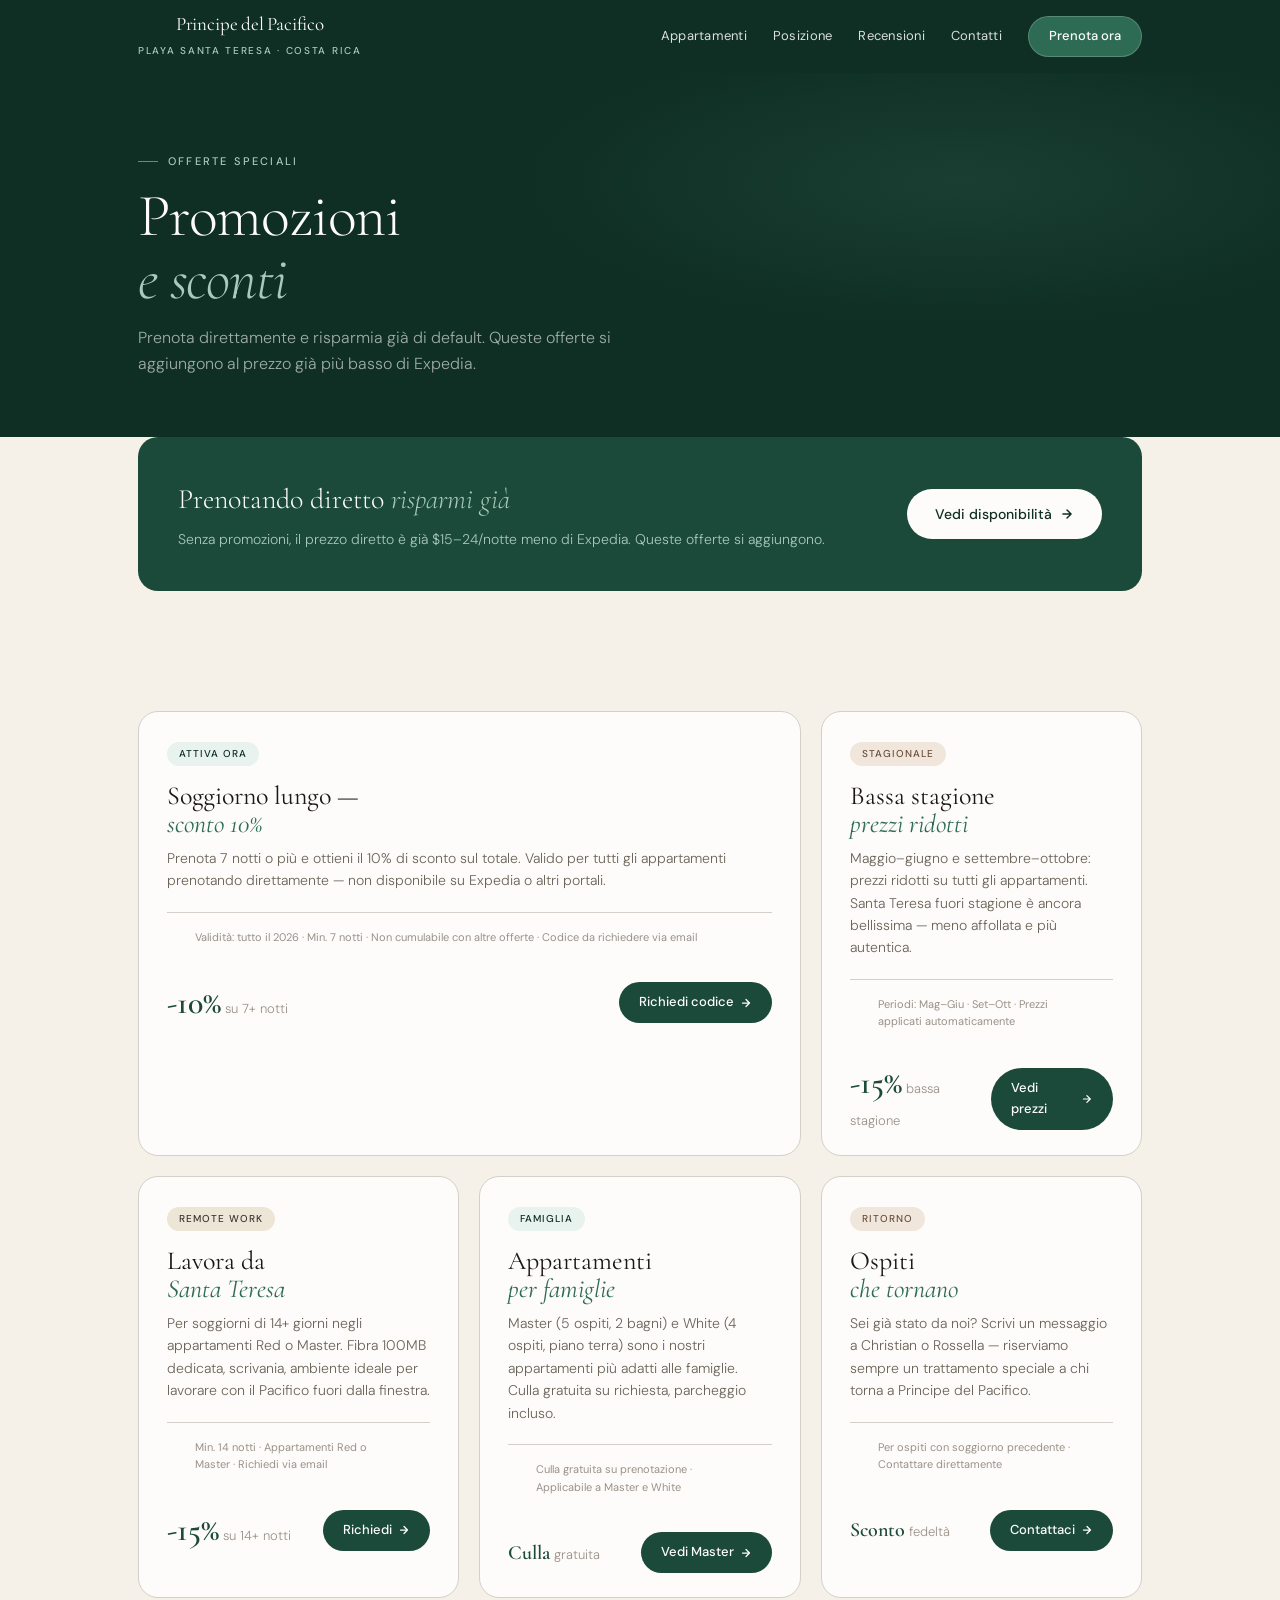
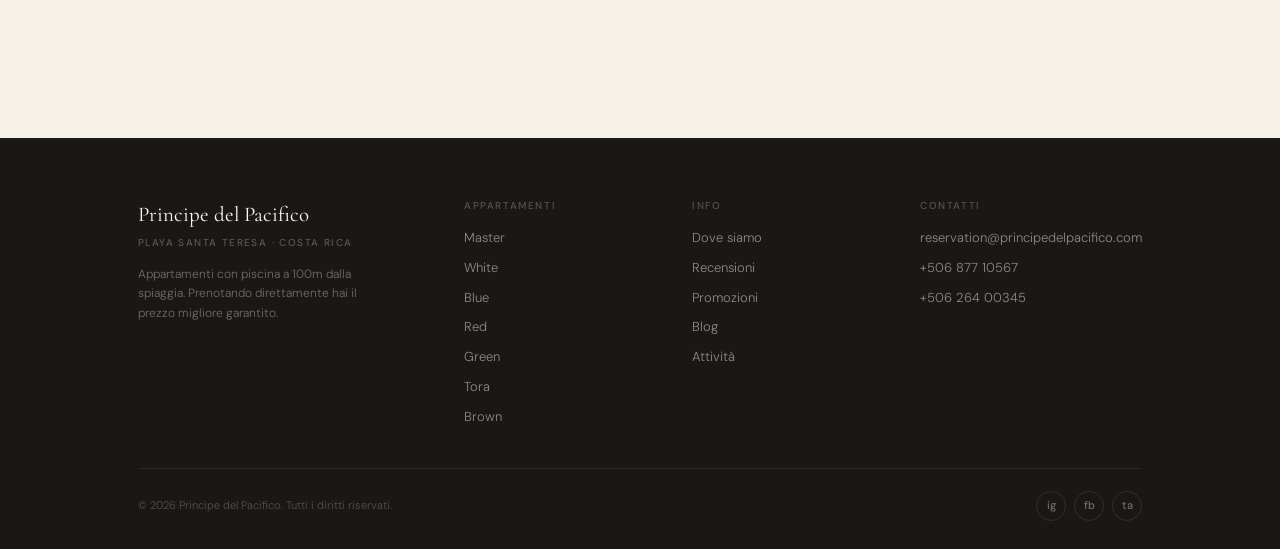
<file: pages/promozioni.html>
<!DOCTYPE html>
<html lang="it">
<head>
<meta charset="UTF-8">
<meta name="viewport" content="width=device-width, initial-scale=1.0">
<title>Promozioni — Principe del Pacifico · Playa Santa Teresa</title>
<meta name="description" content="Offerte speciali e sconti per soggiorni a Principe del Pacifico. Prenota direttamente e risparmia rispetto a Expedia.">
<link rel="preconnect" href="https://fonts.googleapis.com">
<link rel="preconnect" href="https://fonts.gstatic.com" crossorigin>
<link href="https://fonts.googleapis.com/css2?family=Cormorant+Garamond:ital,wght@0,300;0,400;0,600;1,300;1,400&family=DM+Sans:opsz,wght@9..40,300;9..40,400;9..40,500&display=swap" rel="stylesheet">
<link rel="stylesheet" href="../css/tokens.css">
<link rel="stylesheet" href="../css/base.css">
<link rel="stylesheet" href="../css/header.css">
<link rel="stylesheet" href="../css/footer.css">
<style>
.page-hero{background:var(--forest-deep);padding:80px 0 60px;position:relative;overflow:hidden;}
.page-hero::before{content:'';position:absolute;inset:0;background:radial-gradient(ellipse 60% 70% at 75% 30%,rgba(74,140,114,.18) 0%,transparent 58%);}
.page-hero-inner{position:relative;z-index:1;}
.page-ey{font-size:11px;font-weight:500;letter-spacing:.2em;text-transform:uppercase;color:var(--forest-pale);margin-bottom:14px;display:flex;align-items:center;gap:10px;}
.page-ey::before{content:'';width:20px;height:1px;background:var(--forest-pale);opacity:.6;}
.page-h1{font-family:var(--font-display);font-size:clamp(38px,5vw,60px);font-weight:300;color:var(--white);line-height:1.05;letter-spacing:-.02em;margin-bottom:14px;}
.page-h1 em{font-style:italic;color:var(--forest-pale);}
.page-desc{font-size:16px;font-weight:300;color:rgba(255,255,255,.6);max-width:500px;line-height:1.65;}
.promo-grid{display:grid;grid-template-columns:repeat(3,1fr);gap:20px;padding:60px 0;}
@media(max-width:1023px){.promo-grid{grid-template-columns:1fr 1fr;}}
@media(max-width:639px){.promo-grid{grid-template-columns:1fr;}}
.promo-card{background:var(--white);border:1px solid var(--ink-ghost);border-radius:20px;overflow:hidden;transition:box-shadow .25s,transform .2s cubic-bezier(.34,1.56,.64,1);}
.promo-card:hover{box-shadow:0 8px 32px rgba(26,23,20,.1);transform:translateY(-3px);}
.promo-card-featured{grid-column:span 2;}
@media(max-width:1023px){.promo-card-featured{grid-column:span 1;}}
.promo-top{padding:28px 28px 0;}
.promo-badge{display:inline-flex;font-size:10px;font-weight:500;letter-spacing:.1em;text-transform:uppercase;padding:4px 12px;border-radius:999px;margin-bottom:16px;}
.pb-green{background:var(--forest-wash);color:var(--forest-deep);}
.pb-earth{background:var(--earth-pale);color:var(--earth);}
.pb-sand{background:var(--sand-warm);color:var(--ink-mid);}
.promo-title{font-family:var(--font-display);font-size:26px;font-weight:400;color:var(--ink);line-height:1.1;margin-bottom:8px;}
.promo-title em{font-style:italic;color:var(--forest-mid);}
.promo-desc{font-size:14px;font-weight:300;color:var(--ink-soft);line-height:1.6;margin-bottom:20px;}
.promo-conditions{font-size:11px;color:var(--ink-muted);padding:0 28px 20px;border-top:1px solid var(--ink-ghost);padding-top:16px;margin:0 28px;}
.promo-footer{display:flex;align-items:center;justify-content:space-between;padding:16px 28px 24px;}
.promo-discount{font-family:var(--font-display);font-size:32px;font-weight:600;color:var(--forest);line-height:1;}
.promo-discount span{font-family:var(--font-body);font-size:13px;font-weight:300;color:var(--ink-muted);}
.promo-btn{display:inline-flex;align-items:center;gap:6px;font-size:13px;font-weight:500;color:var(--white);background:var(--forest);padding:10px 20px;border-radius:999px;transition:background .2s,transform .15s;}
.promo-btn:hover{background:var(--forest-deep);transform:translateY(-1px);}
.direct-banner{background:var(--forest);border-radius:20px;padding:40px;display:flex;align-items:center;justify-content:space-between;gap:32px;margin-bottom:60px;flex-wrap:wrap;}
.db-text{color:var(--white);}
.db-title{font-family:var(--font-display);font-size:28px;font-weight:300;margin-bottom:6px;}
.db-title em{font-style:italic;color:var(--forest-pale);}
.db-desc{font-size:14px;font-weight:300;color:var(--forest-pale);}
.db-btn{display:inline-flex;align-items:center;gap:8px;font-size:14px;font-weight:500;color:var(--forest-deep);background:var(--white);padding:14px 28px;border-radius:999px;white-space:nowrap;transition:opacity .2s;flex-shrink:0;}
.db-btn:hover{opacity:.9;}
</style>
</head>
<body>
<header class="hdr" id="hdr">
  <div class="wrap">
    <div class="hdr-inner">
      <a href="../index.html" class="logo">
        <span class="logo-main">Principe del Pacifico</span>
        <span class="logo-sub">Playa Santa Teresa · Costa Rica</span>
      </a>
      <nav class="nav">
        <a href="../index.html#apts" class="nl">Appartamenti</a>
        <a href="../index.html#loc" class="nl">Posizione</a>
        <a href="../index.html#rev" class="nl">Recensioni</a>
        <a href="contatti.html" class="nl">Contatti</a>
        <a href="../index.html#apts" class="ncta">Prenota ora</a>
      </nav>
      <button class="hamburger" id="ham" aria-label="Apri menu" onclick="toggleMobile()">
        <span></span><span></span><span></span>
      </button>
    </div>
  </div>
</header>
<div class="mobile-menu" id="mmenu" aria-hidden="true">
  <a href="../index.html#apts" class="nm" onclick="closeMobile()">Appartamenti</a>
  <a href="../index.html#loc" class="nm" onclick="closeMobile()">Posizione</a>
  <a href="../index.html#rev" class="nm" onclick="closeMobile()">Recensioni</a>
  <a href="contatti.html" class="nm" onclick="closeMobile()">Contatti</a>
  <a href="../index.html#apts" class="nm ncta" onclick="closeMobile()">Prenota ora</a>
</div>

<div class="page-hero">
  <div class="wrap">
    <div class="page-hero-inner">
      <div class="page-ey">Offerte speciali</div>
      <h1 class="page-h1">Promozioni<br><em>e sconti</em></h1>
      <p class="page-desc">Prenota direttamente e risparmia già di default. Queste offerte si aggiungono al prezzo già più basso di Expedia.</p>
    </div>
  </div>
</div>

<div class="wrap">

  <div class="direct-banner">
    <div class="db-text">
      <div class="db-title">Prenotando diretto <em>risparmi già</em></div>
      <div class="db-desc">Senza promozioni, il prezzo diretto è già $15–24/notte meno di Expedia. Queste offerte si aggiungono.</div>
    </div>
    <a href="../index.html#apts" class="db-btn">
      Vedi disponibilità
      <svg width="14" height="14" viewBox="0 0 24 24" fill="none" stroke="currentColor" stroke-width="2.5" stroke-linecap="round" stroke-linejoin="round"><path d="M5 12h14M12 5l7 7-7 7"/></svg>
    </a>
  </div>

  <div class="promo-grid">

    <div class="promo-card promo-card-featured">
      <div class="promo-top">
        <span class="promo-badge pb-green">Attiva ora</span>
        <div class="promo-title">Soggiorno lungo —<br><em>sconto 10%</em></div>
        <p class="promo-desc">Prenota 7 notti o più e ottieni il 10% di sconto sul totale. Valido per tutti gli appartamenti prenotando direttamente — non disponibile su Expedia o altri portali.</p>
      </div>
      <div class="promo-conditions">Validità: tutto il 2026 · Min. 7 notti · Non cumulabile con altre offerte · Codice da richiedere via email</div>
      <div class="promo-footer">
        <div class="promo-discount">-10%<span> su 7+ notti</span></div>
        <a href="contatti.html" class="promo-btn">Richiedi codice <svg width="12" height="12" viewBox="0 0 24 24" fill="none" stroke="currentColor" stroke-width="2.5" stroke-linecap="round" stroke-linejoin="round"><path d="M5 12h14M12 5l7 7-7 7"/></svg></a>
      </div>
    </div>

    <div class="promo-card">
      <div class="promo-top">
        <span class="promo-badge pb-earth">Stagionale</span>
        <div class="promo-title">Bassa stagione<br><em>prezzi ridotti</em></div>
        <p class="promo-desc">Maggio–giugno e settembre–ottobre: prezzi ridotti su tutti gli appartamenti. Santa Teresa fuori stagione è ancora bellissima — meno affollata e più autentica.</p>
      </div>
      <div class="promo-conditions">Periodi: Mag–Giu · Set–Ott · Prezzi applicati automaticamente</div>
      <div class="promo-footer">
        <div class="promo-discount">-15%<span> bassa stagione</span></div>
        <a href="../index.html#apts" class="promo-btn">Vedi prezzi <svg width="12" height="12" viewBox="0 0 24 24" fill="none" stroke="currentColor" stroke-width="2.5" stroke-linecap="round" stroke-linejoin="round"><path d="M5 12h14M12 5l7 7-7 7"/></svg></a>
      </div>
    </div>

    <div class="promo-card">
      <div class="promo-top">
        <span class="promo-badge pb-sand">Remote work</span>
        <div class="promo-title">Lavora da<br><em>Santa Teresa</em></div>
        <p class="promo-desc">Per soggiorni di 14+ giorni negli appartamenti Red o Master. Fibra 100MB dedicata, scrivania, ambiente ideale per lavorare con il Pacifico fuori dalla finestra.</p>
      </div>
      <div class="promo-conditions">Min. 14 notti · Appartamenti Red o Master · Richiedi via email</div>
      <div class="promo-footer">
        <div class="promo-discount">-15%<span> su 14+ notti</span></div>
        <a href="contatti.html" class="promo-btn">Richiedi <svg width="12" height="12" viewBox="0 0 24 24" fill="none" stroke="currentColor" stroke-width="2.5" stroke-linecap="round" stroke-linejoin="round"><path d="M5 12h14M12 5l7 7-7 7"/></svg></a>
      </div>
    </div>

    <div class="promo-card">
      <div class="promo-top">
        <span class="promo-badge pb-green">Famiglia</span>
        <div class="promo-title">Appartamenti<br><em>per famiglie</em></div>
        <p class="promo-desc">Master (5 ospiti, 2 bagni) e White (4 ospiti, piano terra) sono i nostri appartamenti più adatti alle famiglie. Culla gratuita su richiesta, parcheggio incluso.</p>
      </div>
      <div class="promo-conditions">Culla gratuita su prenotazione · Applicabile a Master e White</div>
      <div class="promo-footer">
        <div class="promo-discount" style="font-size:20px;">Culla<span> gratuita</span></div>
        <a href="master.html" class="promo-btn">Vedi Master <svg width="12" height="12" viewBox="0 0 24 24" fill="none" stroke="currentColor" stroke-width="2.5" stroke-linecap="round" stroke-linejoin="round"><path d="M5 12h14M12 5l7 7-7 7"/></svg></a>
      </div>
    </div>

    <div class="promo-card">
      <div class="promo-top">
        <span class="promo-badge pb-earth">Ritorno</span>
        <div class="promo-title">Ospiti<br><em>che tornano</em></div>
        <p class="promo-desc">Sei già stato da noi? Scrivi un messaggio a Christian o Rossella — riserviamo sempre un trattamento speciale a chi torna a Principe del Pacifico.</p>
      </div>
      <div class="promo-conditions">Per ospiti con soggiorno precedente · Contattare direttamente</div>
      <div class="promo-footer">
        <div class="promo-discount" style="font-size:20px;">Sconto<span> fedeltà</span></div>
        <a href="contatti.html" class="promo-btn">Contattaci <svg width="12" height="12" viewBox="0 0 24 24" fill="none" stroke="currentColor" stroke-width="2.5" stroke-linecap="round" stroke-linejoin="round"><path d="M5 12h14M12 5l7 7-7 7"/></svg></a>
      </div>
    </div>

  </div>
</div>

<footer class="footer" style="margin-top:80px;">
  <div class="wrap">
    <div class="fg">
      <div class="footer-brand">
        <span class="fb-name">Principe del Pacifico</span>
        <span class="fb-loc">Playa Santa Teresa · Costa Rica</span>
        <p class="fb-desc">Appartamenti con piscina a 100m dalla spiaggia. Prenotando direttamente hai il prezzo migliore garantito.</p>
      </div>
      <div>
        <div class="fc-title">Appartamenti</div>
        <nav class="fc-links">
          <a href="master.html" class="fcl">Master</a>
          <a href="white.html" class="fcl">White</a>
          <a href="blue.html" class="fcl">Blue</a>
          <a href="red.html" class="fcl">Red</a>
          <a href="green.html" class="fcl">Green</a>
          <a href="tora.html" class="fcl">Tora</a>
          <a href="brown.html" class="fcl">Brown</a>
        </nav>
      </div>
      <div>
        <div class="fc-title">Info</div>
        <nav class="fc-links">
          <a href="../index.html#loc" class="fcl">Dove siamo</a>
          <a href="../index.html#rev" class="fcl">Recensioni</a>
          <a href="promozioni.html" class="fcl">Promozioni</a>
          <a href="blog.html" class="fcl">Blog</a>
          <a href="attivita.html" class="fcl">Attività</a>
        </nav>
      </div>
      <div>
        <div class="fc-title">Contatti</div>
        <address class="fc-links">
          <a href="mailto:reservation@principedelpacifico.com" class="fcl">reservation@principedelpacifico.com</a>
          <a href="tel:+50687710567" class="fcl">+506 877 10567</a>
          <a href="tel:+50626400345" class="fcl">+506 264 00345</a>
        </address>
      </div>
    </div>
    <div class="f-bot">
      <p class="f-copy">© 2026 Principe del Pacifico. Tutti i diritti riservati.</p>
      <div class="f-soc">
        <a href="https://www.instagram.com/principedelpacifico" target="_blank" rel="noopener noreferrer" class="fs" aria-label="Instagram">ig</a>
        <a href="https://www.facebook.com/principedelpacifico" target="_blank" rel="noopener noreferrer" class="fs" aria-label="Facebook">fb</a>
        <a href="https://www.tripadvisor.com/principedelpacifico" target="_blank" rel="noopener noreferrer" class="fs" aria-label="TripAdvisor">ta</a>
      </div>
    </div>
  </div>
</footer>
<script src="../js/main.js"></script>
</body>
</html>
</file>
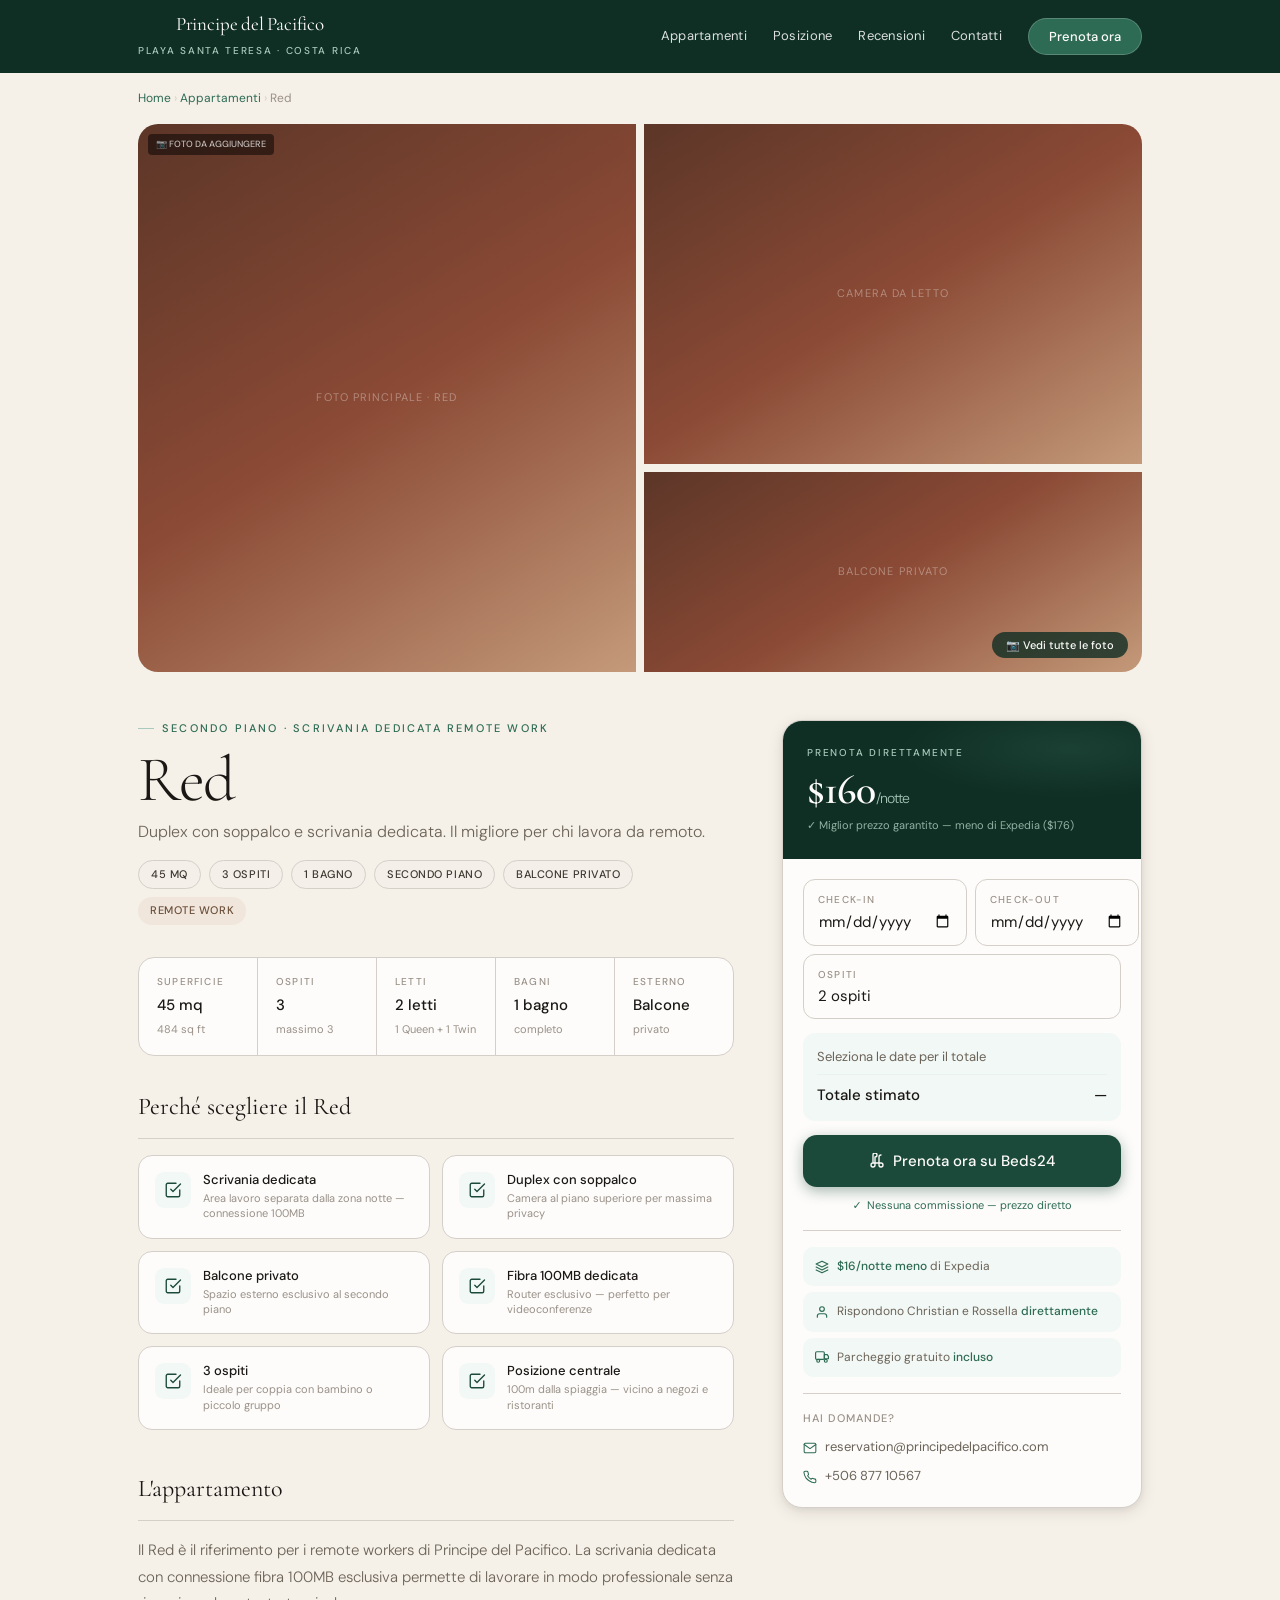
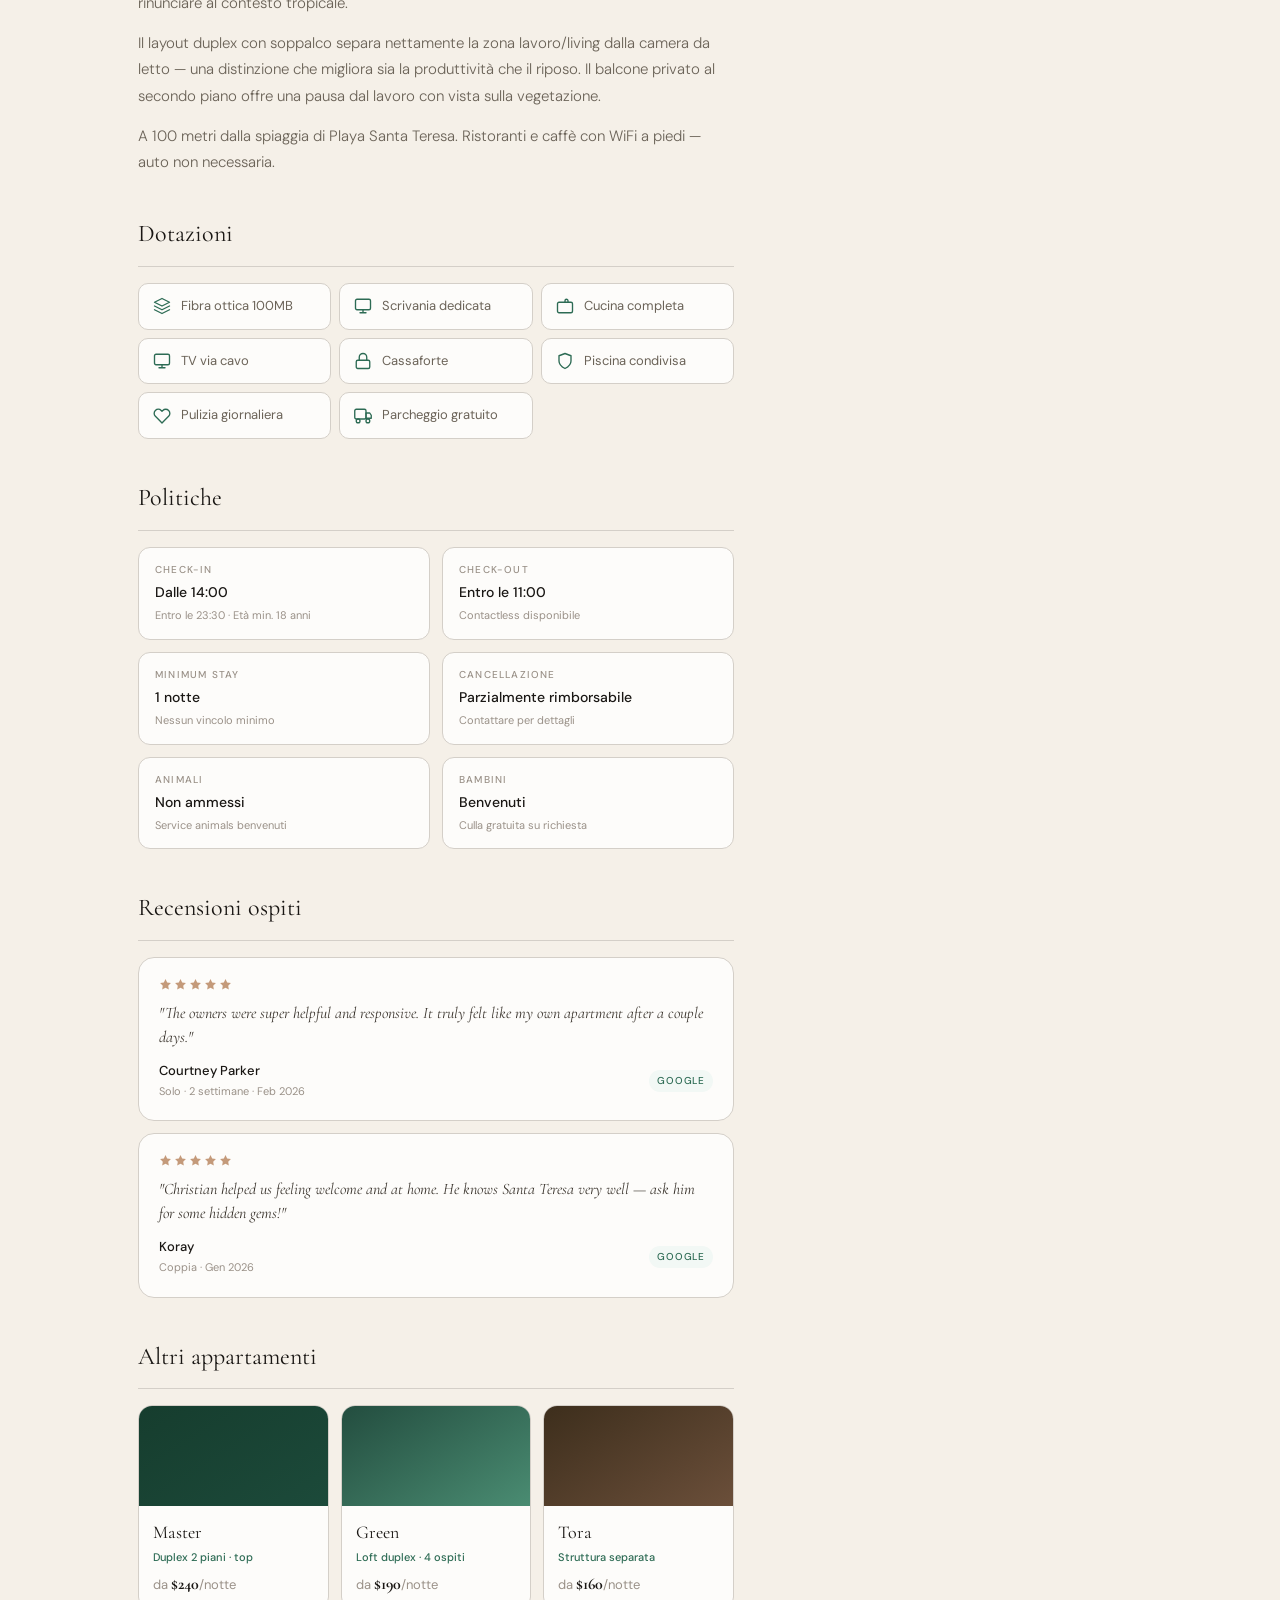
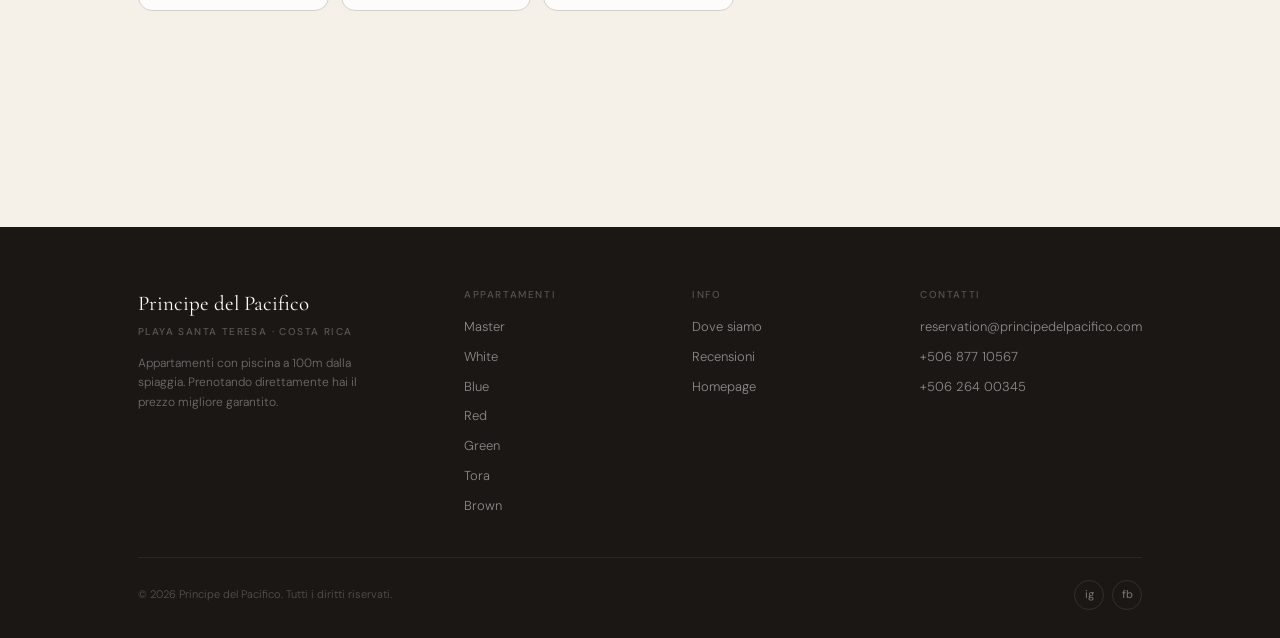
<file: pages/red.html>
<!DOCTYPE html>
<html lang="en">
<head>
<meta charset="UTF-8">
<meta name="viewport" content="width=device-width, initial-scale=1.0">
<title>Red Apartment — Principe del Pacifico · Playa Santa Teresa</title>
<meta name="description" content="Duplex con soppalco e scrivania dedicata. Il migliore per chi lavora da remoto. 45 mq · 3 ospiti · Da $160/notte. Prenota diretto.">
<link rel="preconnect" href="https://fonts.googleapis.com">
<link rel="preconnect" href="https://fonts.gstatic.com" crossorigin>
<link href="https://fonts.googleapis.com/css2?family=Cormorant+Garamond:ital,wght@0,300;0,400;0,600;1,300;1,400&family=DM+Sans:opsz,wght@9..40,300;9..40,400;9..40,500&display=swap" rel="stylesheet">
<link rel="stylesheet" href="../css/tokens.css">
<link rel="stylesheet" href="../css/base.css">
<link rel="stylesheet" href="../css/header.css">
<link rel="stylesheet" href="../css/detail.css">
<link rel="stylesheet" href="../css/footer.css">
</head>
<body>

<div class="mobile-menu" id="mmenu" aria-hidden="true">
  <a href="../index.html#apts" class="nm" onclick="closeMobile()">Appartamenti</a>
  <a href="../index.html#loc" class="nm" onclick="closeMobile()">Posizione</a>
  <a href="../index.html#rev" class="nm" onclick="closeMobile()">Recensioni</a>
  <a href="../index.html#owners" class="nm" onclick="closeMobile()">Contatti</a>
  <button class="nm ncta" onclick="bookNow();closeMobile()">Prenota ora</button>
</div>

<header class="hdr" id="hdr">
  <div class="wrap">
    <div class="hdr-inner">
      <a href="../index.html" class="logo">
        <span class="logo-main">Principe del Pacifico</span>
        <span class="logo-sub">Playa Santa Teresa · Costa Rica</span>
      </a>
      <nav class="nav">
        <a href="../index.html#apts" class="nl">Appartamenti</a>
        <a href="../index.html#loc" class="nl">Posizione</a>
        <a href="../index.html#rev" class="nl">Recensioni</a>
        <a href="../index.html#owners" class="nl">Contatti</a>
        <button class="ncta" onclick="bookNow()">Prenota ora</button>
      </nav>
      <button class="hamburger" id="ham" aria-label="Apri menu" onclick="toggleMobile()">
        <span></span><span></span><span></span>
      </button>
    </div>
  </div>
</header>

<div class="wrap">
  <nav class="breadcrumb">
    <a href="../index.html">Home</a>
    <span class="breadcrumb-sep">›</span>
    <a href="../index.html#apts">Appartamenti</a>
    <span class="breadcrumb-sep">›</span>
    <span>Red</span>
  </nav>

  <div class="gallery" id="gallery-top">
    <div class="gallery-main" style="background:linear-gradient(148deg,#5C3628 0%,#8B4A35 50%,#C49A7A 100%)">
      <!-- TODO: <img src="../img/apt/red-1.jpg" alt="Red apartment — vista principale" loading="eager"> -->
      <div class="gallery-placeholder">Foto principale · Red</div>
      <span class="gallery-todo">📷 Foto da aggiungere</span>
    </div>
    <div class="gallery-thumb" style="background:linear-gradient(148deg,#5C3628 0%,#8B4A35 50%,#C49A7A 100%)">
      <!-- TODO: <img src="../img/apt/red-2.jpg" alt="Red — camera da letto" loading="lazy"> -->
      <div class="gallery-placeholder">Camera da letto</div>
    </div>
    <div class="gallery-thumb" style="background:linear-gradient(148deg,#5C3628 0%,#8B4A35 50%,#C49A7A 100%)">
      <!-- TODO: <img src="../img/apt/red-3.jpg" alt="Red — balcone privato" loading="lazy"> -->
      <div class="gallery-placeholder">Balcone privato</div>
      <button class="gallery-count" onclick="openGallery()">📷 Vedi tutte le foto</button>
    </div>
  </div>

  <div class="detail-layout">
    <main class="content-left">

      <header class="apt-header">
        <div class="apt-eyebrow">Secondo piano · scrivania dedicata remote work</div>
        <h1 class="apt-name">Red</h1>
        <p class="apt-tagline">Duplex con soppalco e scrivania dedicata. Il migliore per chi lavora da remoto.</p>
        <div class="apt-badges">
          <span class="badge badge-sand">45 mq</span>
          <span class="badge badge-sand">3 ospiti</span>
          <span class="badge badge-sand">1 bagno</span>
          <span class="badge badge-sand">Secondo piano</span>
          <span class="badge badge-sand">Balcone privato</span>
          <span class="badge badge-earth">Remote work</span>
        </div>
      </header>

      <div class="specs-bar">
        <div class="spec-item">
          <span class="spec-label">Superficie</span>
          <span class="spec-val">45 mq</span>
          <span class="spec-sub">484 sq ft</span>
        </div>
        <div class="spec-item">
          <span class="spec-label">Ospiti</span>
          <span class="spec-val">3</span>
          <span class="spec-sub">massimo 3</span>
        </div>
        <div class="spec-item">
          <span class="spec-label">Letti</span>
          <span class="spec-val">2 letti</span>
          <span class="spec-sub">1 Queen + 1 Twin</span>
        </div>
        <div class="spec-item">
          <span class="spec-label">Bagni</span>
          <span class="spec-val">1 bagno</span>
          <span class="spec-sub">completo</span>
        </div>
        <div class="spec-item">
          <span class="spec-label">Esterno</span>
          <span class="spec-val">Balcone</span>
          <span class="spec-sub">privato</span>
        </div>
      </div>

      <section class="content-section">
        <h2 class="cs-title">Perché scegliere il Red</h2>
        <div class="highlights">
          <div class="hl">
            <div class="hl-icon">
              <svg width="18" height="18" viewBox="0 0 24 24" fill="none" stroke="currentColor" stroke-width="1.8" stroke-linecap="round" stroke-linejoin="round"><path d="M9 11l3 3L22 4"/><path d="M21 12v7a2 2 0 0 1-2 2H5a2 2 0 0 1-2-2V5a2 2 0 0 1 2-2h11"/></svg>
            </div>
            <div>
              <div class="hl-title">Scrivania dedicata</div>
              <div class="hl-desc">Area lavoro separata dalla zona notte — connessione 100MB</div>
            </div>
          </div>
          <div class="hl">
            <div class="hl-icon">
              <svg width="18" height="18" viewBox="0 0 24 24" fill="none" stroke="currentColor" stroke-width="1.8" stroke-linecap="round" stroke-linejoin="round"><path d="M9 11l3 3L22 4"/><path d="M21 12v7a2 2 0 0 1-2 2H5a2 2 0 0 1-2-2V5a2 2 0 0 1 2-2h11"/></svg>
            </div>
            <div>
              <div class="hl-title">Duplex con soppalco</div>
              <div class="hl-desc">Camera al piano superiore per massima privacy</div>
            </div>
          </div>
          <div class="hl">
            <div class="hl-icon">
              <svg width="18" height="18" viewBox="0 0 24 24" fill="none" stroke="currentColor" stroke-width="1.8" stroke-linecap="round" stroke-linejoin="round"><path d="M9 11l3 3L22 4"/><path d="M21 12v7a2 2 0 0 1-2 2H5a2 2 0 0 1-2-2V5a2 2 0 0 1 2-2h11"/></svg>
            </div>
            <div>
              <div class="hl-title">Balcone privato</div>
              <div class="hl-desc">Spazio esterno esclusivo al secondo piano</div>
            </div>
          </div>
          <div class="hl">
            <div class="hl-icon">
              <svg width="18" height="18" viewBox="0 0 24 24" fill="none" stroke="currentColor" stroke-width="1.8" stroke-linecap="round" stroke-linejoin="round"><path d="M9 11l3 3L22 4"/><path d="M21 12v7a2 2 0 0 1-2 2H5a2 2 0 0 1-2-2V5a2 2 0 0 1 2-2h11"/></svg>
            </div>
            <div>
              <div class="hl-title">Fibra 100MB dedicata</div>
              <div class="hl-desc">Router esclusivo — perfetto per videoconferenze</div>
            </div>
          </div>
          <div class="hl">
            <div class="hl-icon">
              <svg width="18" height="18" viewBox="0 0 24 24" fill="none" stroke="currentColor" stroke-width="1.8" stroke-linecap="round" stroke-linejoin="round"><path d="M9 11l3 3L22 4"/><path d="M21 12v7a2 2 0 0 1-2 2H5a2 2 0 0 1-2-2V5a2 2 0 0 1 2-2h11"/></svg>
            </div>
            <div>
              <div class="hl-title">3 ospiti</div>
              <div class="hl-desc">Ideale per coppia con bambino o piccolo gruppo</div>
            </div>
          </div>
          <div class="hl">
            <div class="hl-icon">
              <svg width="18" height="18" viewBox="0 0 24 24" fill="none" stroke="currentColor" stroke-width="1.8" stroke-linecap="round" stroke-linejoin="round"><path d="M9 11l3 3L22 4"/><path d="M21 12v7a2 2 0 0 1-2 2H5a2 2 0 0 1-2-2V5a2 2 0 0 1 2-2h11"/></svg>
            </div>
            <div>
              <div class="hl-title">Posizione centrale</div>
              <div class="hl-desc">100m dalla spiaggia — vicino a negozi e ristoranti</div>
            </div>
          </div></div>
      </section>

      <section class="content-section">
        <h2 class="cs-title">L'appartamento</h2>
        <p class="desc-text">Il Red è il riferimento per i remote workers di Principe del Pacifico. La scrivania dedicata con connessione fibra 100MB esclusiva permette di lavorare in modo professionale senza rinunciare al contesto tropicale.</p>
<p class="desc-text" style="margin-top:14px;">Il layout duplex con soppalco separa nettamente la zona lavoro/living dalla camera da letto — una distinzione che migliora sia la produttività che il riposo. Il balcone privato al secondo piano offre una pausa dal lavoro con vista sulla vegetazione.</p>
<p class="desc-text" style="margin-top:14px;">A 100 metri dalla spiaggia di Playa Santa Teresa. Ristoranti e caffè con WiFi a piedi — auto non necessaria.</p>

      </section>

      <section class="content-section">
        <h2 class="cs-title">Dotazioni</h2>
        <div class="amenities">
          <div class="am"><svg class="am-icon" viewBox="0 0 24 24" fill="none" stroke="currentColor" stroke-width="1.8" stroke-linecap="round" stroke-linejoin="round"><path d="M12 2L2 7l10 5 10-5-10-5z"/><path d="M2 17l10 5 10-5"/><path d="M2 12l10 5 10-5"/></svg><span class="am-text">Fibra ottica 100MB</span></div>
          <div class="am"><svg class="am-icon" viewBox="0 0 24 24" fill="none" stroke="currentColor" stroke-width="1.8" stroke-linecap="round" stroke-linejoin="round"><rect x="2" y="3" width="20" height="14" rx="2"/><path d="M8 21h8M12 17v4"/></svg><span class="am-text">Scrivania dedicata</span></div>
          <div class="am"><svg class="am-icon" viewBox="0 0 24 24" fill="none" stroke="currentColor" stroke-width="1.8" stroke-linecap="round" stroke-linejoin="round"><rect x="2" y="7" width="20" height="14" rx="2"/><path d="M16 7V5a2 2 0 0 0-4 0v2"/></svg><span class="am-text">Cucina completa</span></div>
          <div class="am"><svg class="am-icon" viewBox="0 0 24 24" fill="none" stroke="currentColor" stroke-width="1.8" stroke-linecap="round" stroke-linejoin="round"><rect x="2" y="3" width="20" height="14" rx="2"/><path d="M8 21h8M12 17v4"/></svg><span class="am-text">TV via cavo</span></div>
          <div class="am"><svg class="am-icon" viewBox="0 0 24 24" fill="none" stroke="currentColor" stroke-width="1.8" stroke-linecap="round" stroke-linejoin="round"><rect x="3" y="11" width="18" height="11" rx="2"/><path d="M7 11V7a5 5 0 0 1 10 0v4"/></svg><span class="am-text">Cassaforte</span></div>
          <div class="am"><svg class="am-icon" viewBox="0 0 24 24" fill="none" stroke="currentColor" stroke-width="1.8" stroke-linecap="round" stroke-linejoin="round"><path d="M12 22s8-4 8-10V5l-8-3-8 3v7c0 6 8 10 8 10z"/></svg><span class="am-text">Piscina condivisa</span></div>
          <div class="am"><svg class="am-icon" viewBox="0 0 24 24" fill="none" stroke="currentColor" stroke-width="1.8" stroke-linecap="round" stroke-linejoin="round"><path d="M20.84 4.61a5.5 5.5 0 0 0-7.78 0L12 5.67l-1.06-1.06a5.5 5.5 0 0 0-7.78 7.78l1.06 1.06L12 21.23l7.78-7.78 1.06-1.06a5.5 5.5 0 0 0 0-7.78z"/></svg><span class="am-text">Pulizia giornaliera</span></div>
          <div class="am"><svg class="am-icon" viewBox="0 0 24 24" fill="none" stroke="currentColor" stroke-width="1.8" stroke-linecap="round" stroke-linejoin="round"><rect x="1" y="3" width="15" height="13" rx="2"/><path d="M16 8h5l2 3v4h-7V8z"/><circle cx="5.5" cy="18.5" r="2.5"/><circle cx="18.5" cy="18.5" r="2.5"/></svg><span class="am-text">Parcheggio gratuito</span></div></div>
      </section>

      <section class="content-section">
        <h2 class="cs-title">Politiche</h2>
        <div class="policies-grid">
          <div class="pol"><span class="pol-label">Check-in</span><span class="pol-val">Dalle 14:00</span><span class="pol-sub">Entro le 23:30 · Età min. 18 anni</span></div>
          <div class="pol"><span class="pol-label">Check-out</span><span class="pol-val">Entro le 11:00</span><span class="pol-sub">Contactless disponibile</span></div>
          <div class="pol"><span class="pol-label">Minimum stay</span><span class="pol-val">1 notte</span><span class="pol-sub">Nessun vincolo minimo</span></div>
          <div class="pol"><span class="pol-label">Cancellazione</span><span class="pol-val">Parzialmente rimborsabile</span><span class="pol-sub">Contattare per dettagli</span></div>
          <div class="pol"><span class="pol-label">Animali</span><span class="pol-val">Non ammessi</span><span class="pol-sub">Service animals benvenuti</span></div>
          <div class="pol"><span class="pol-label">Bambini</span><span class="pol-val">Benvenuti</span><span class="pol-sub">Culla gratuita su richiesta</span></div>
        </div>
      </section>

      <section class="content-section">
        <h2 class="cs-title">Recensioni ospiti</h2>
        <div class="rev-card">
          <div class="rev-stars"><svg class="rev-star" viewBox="0 0 24 24"><polygon points="12,2 15.09,8.26 22,9.27 17,14.14 18.18,21.02 12,17.77 5.82,21.02 7,14.14 2,9.27 8.91,8.26"/></svg><svg class="rev-star" viewBox="0 0 24 24"><polygon points="12,2 15.09,8.26 22,9.27 17,14.14 18.18,21.02 12,17.77 5.82,21.02 7,14.14 2,9.27 8.91,8.26"/></svg><svg class="rev-star" viewBox="0 0 24 24"><polygon points="12,2 15.09,8.26 22,9.27 17,14.14 18.18,21.02 12,17.77 5.82,21.02 7,14.14 2,9.27 8.91,8.26"/></svg><svg class="rev-star" viewBox="0 0 24 24"><polygon points="12,2 15.09,8.26 22,9.27 17,14.14 18.18,21.02 12,17.77 5.82,21.02 7,14.14 2,9.27 8.91,8.26"/></svg><svg class="rev-star" viewBox="0 0 24 24"><polygon points="12,2 15.09,8.26 22,9.27 17,14.14 18.18,21.02 12,17.77 5.82,21.02 7,14.14 2,9.27 8.91,8.26"/></svg></div>
          <blockquote class="rev-text">"The owners were super helpful and responsive. It truly felt like my own apartment after a couple days."</blockquote>
          <div class="rev-footer"><div><div class="rev-name">Courtney Parker</div><div class="rev-meta">Solo · 2 settimane · Feb 2026</div></div><span class="rev-src">Google</span></div>
        </div>
        <div class="rev-card">
          <div class="rev-stars"><svg class="rev-star" viewBox="0 0 24 24"><polygon points="12,2 15.09,8.26 22,9.27 17,14.14 18.18,21.02 12,17.77 5.82,21.02 7,14.14 2,9.27 8.91,8.26"/></svg><svg class="rev-star" viewBox="0 0 24 24"><polygon points="12,2 15.09,8.26 22,9.27 17,14.14 18.18,21.02 12,17.77 5.82,21.02 7,14.14 2,9.27 8.91,8.26"/></svg><svg class="rev-star" viewBox="0 0 24 24"><polygon points="12,2 15.09,8.26 22,9.27 17,14.14 18.18,21.02 12,17.77 5.82,21.02 7,14.14 2,9.27 8.91,8.26"/></svg><svg class="rev-star" viewBox="0 0 24 24"><polygon points="12,2 15.09,8.26 22,9.27 17,14.14 18.18,21.02 12,17.77 5.82,21.02 7,14.14 2,9.27 8.91,8.26"/></svg><svg class="rev-star" viewBox="0 0 24 24"><polygon points="12,2 15.09,8.26 22,9.27 17,14.14 18.18,21.02 12,17.77 5.82,21.02 7,14.14 2,9.27 8.91,8.26"/></svg></div>
          <blockquote class="rev-text">"Christian helped us feeling welcome and at home. He knows Santa Teresa very well — ask him for some hidden gems!"</blockquote>
          <div class="rev-footer"><div><div class="rev-name">Koray</div><div class="rev-meta">Coppia · Gen 2026</div></div><span class="rev-src">Google</span></div>
        </div>
      </section>

      <section class="content-section">
        <h2 class="cs-title">Altri appartamenti</h2>
        <div class="other-grid">
          <a href="master.html" class="other-card">
            <div class="other-img"><div class="other-img-inner" style="background:linear-gradient(148deg,#163D2E 0%,#1C4A3A 100%)"></div></div>
            <div class="other-body">
              <div class="other-name">Master</div>
              <div class="other-diff">Duplex 2 piani · top</div>
              <div class="other-price">da <strong>$240</strong>/notte</div>
            </div>
          </a>
          <a href="green.html" class="other-card">
            <div class="other-img"><div class="other-img-inner" style="background:linear-gradient(148deg,#234D3F 0%,#4A8C72 100%)"></div></div>
            <div class="other-body">
              <div class="other-name">Green</div>
              <div class="other-diff">Loft duplex · 4 ospiti</div>
              <div class="other-price">da <strong>$190</strong>/notte</div>
            </div>
          </a>
          <a href="tora.html" class="other-card">
            <div class="other-img"><div class="other-img-inner" style="background:linear-gradient(148deg,#3D2E1C 0%,#6B4F3A 100%)"></div></div>
            <div class="other-body">
              <div class="other-name">Tora</div>
              <div class="other-diff">Struttura separata</div>
              <div class="other-price">da <strong>$160</strong>/notte</div>
            </div>
          </a></div>
      </section>

    </main>

    <aside class="sidebar" aria-label="Prenotazione">
      <div class="booking-card">
        <div class="bc-header">
          <div class="bc-eyebrow">Prenota direttamente</div>
          <div class="bc-price">$160<span class="bc-price-per">/notte</span></div>
          <div class="bc-price-note">✓ Miglior prezzo garantito — meno di Expedia ($176)</div>
        </div>
        <div class="bc-body">
          <div class="bc-fields">
            <div class="bc-row2">
              <div class="bc-field" id="bc-ci">
                <label class="bc-label" for="bci">Check-in</label>
                <input class="bc-input" id="bci" type="date">
              </div>
              <div class="bc-field" id="bc-co">
                <label class="bc-label" for="bco">Check-out</label>
                <input class="bc-input" id="bco" type="date">
              </div>
            </div>
            <div class="bc-field">
              <label class="bc-label" for="bgu">Ospiti</label>
              <select class="bc-input" id="bgu"><option value="1">1 ospite</option>
<option value="2" selected>2 ospiti</option>
<option value="3">3 ospiti (max)</option>
</select>
            </div>
          </div>
          <div class="bc-total" id="bc-total">
            <div class="bc-total-row"><span id="bc-nights-label">Seleziona le date per il totale</span><span id="bc-nights-val"></span></div>
            <div class="bc-total-row bold"><span>Totale stimato</span><span id="bc-total-val">—</span></div>
          </div>
          <button class="bc-btn" onclick="bookNow()">
            <svg width="16" height="16" viewBox="0 0 24 24" fill="none" stroke="currentColor" stroke-width="2" stroke-linecap="round" stroke-linejoin="round" aria-hidden="true"><path d="M18 3a3 3 0 0 0-3 3v12a3 3 0 0 0 3 3 3 3 0 0 0 3-3 3 3 0 0 0-3-3H6a3 3 0 0 0-3 3 3 3 0 0 0 3 3 3 3 0 0 0 3-3V6a3 3 0 0 0 3-3 3 3 0 0 0-3-3 3 3 0 0 0-3 3v12"/></svg>
            Prenota ora su Beds24
          </button>
          <div class="bc-guarantee">Nessuna commissione — prezzo diretto</div>
          <div class="bc-sep"></div>
          <div class="value-pills">
            <div class="vp"><svg class="vp-icon" width="14" height="14" viewBox="0 0 24 24" fill="none" stroke="currentColor" stroke-width="2" stroke-linecap="round" stroke-linejoin="round"><path d="M12 2L2 7l10 5 10-5-10-5z"/><path d="M2 17l10 5 10-5"/><path d="M2 12l10 5 10-5"/></svg><span class="vp-text"><strong>$16/notte meno</strong> di Expedia</span></div>
            <div class="vp"><svg class="vp-icon" width="14" height="14" viewBox="0 0 24 24" fill="none" stroke="currentColor" stroke-width="2" stroke-linecap="round" stroke-linejoin="round"><path d="M20 21v-2a4 4 0 0 0-4-4H8a4 4 0 0 0-4 4v2"/><circle cx="12" cy="7" r="4"/></svg><span class="vp-text">Rispondono Christian e Rossella <strong>direttamente</strong></span></div>
            <div class="vp"><svg class="vp-icon" width="14" height="14" viewBox="0 0 24 24" fill="none" stroke="currentColor" stroke-width="2" stroke-linecap="round" stroke-linejoin="round"><rect x="1" y="3" width="15" height="13" rx="2"/><path d="M16 8h5l2 3v4h-7V8z"/><circle cx="5.5" cy="18.5" r="2.5"/><circle cx="18.5" cy="18.5" r="2.5"/></svg><span class="vp-text">Parcheggio gratuito <strong>incluso</strong></span></div>
          </div>
          <div class="bc-sep"></div>
          <address class="bc-contact">
            <div class="bc-contact-title">Hai domande?</div>
            <a href="mailto:reservation@principedelpacifico.com" class="bc-contact-item">
              <svg width="14" height="14" viewBox="0 0 24 24" fill="none" stroke="currentColor" stroke-width="1.8" stroke-linecap="round" stroke-linejoin="round"><path d="M4 4h16c1.1 0 2 .9 2 2v12c0 1.1-.9 2-2 2H4c-1.1 0-2-.9-2-2V6c0-1.1.9-2 2-2z"/><polyline points="22,6 12,13 2,6"/></svg>
              reservation@principedelpacifico.com
            </a>
            <a href="tel:+50687710567" class="bc-contact-item">
              <svg width="14" height="14" viewBox="0 0 24 24" fill="none" stroke="currentColor" stroke-width="1.8" stroke-linecap="round" stroke-linejoin="round"><path d="M22 16.92v3a2 2 0 0 1-2.18 2 19.79 19.79 0 0 1-8.63-3.07A19.5 19.5 0 0 1 4.69 13a19.79 19.79 0 0 1-3.07-8.67A2 2 0 0 1 3.6 2.18h3a2 2 0 0 1 2 1.72c.127.96.361 1.903.7 2.81a2 2 0 0 1-.45 2.11L7.91 9.91a16 16 0 0 0 6 6l.92-.92a2 2 0 0 1 2.11-.45c.907.339 1.85.573 2.81.7A2 2 0 0 1 21.73 17z"/></svg>
              +506 877 10567
            </a>
          </address>
        </div>
      </div>
    </aside>
  </div>
</div>

<div class="mob-book" id="mob-book">
  <div class="mob-price">
    <span class="mob-price-label">Red Apartment</span>
    <span class="mob-price-val">$160<span style="font-size:13px;font-weight:300;color:rgba(255,255,255,.55)">/notte</span></span>
  </div>
  <button class="mob-btn" onclick="bookNow()">Prenota ora →</button>
</div>

<footer class="footer" style="margin-top:80px;">
  <div class="wrap">
    <div class="fg">
      <div class="footer-brand">
        <span class="fb-name">Principe del Pacifico</span>
        <span class="fb-loc">Playa Santa Teresa · Costa Rica</span>
        <p class="fb-desc">Appartamenti con piscina a 100m dalla spiaggia. Prenotando direttamente hai il prezzo migliore garantito.</p>
      </div>
      <div>
        <div class="fc-title">Appartamenti</div>
        <nav class="fc-links">
          <a href="master.html" class="fcl">Master</a>
          <a href="white.html" class="fcl">White</a>
          <a href="blue.html" class="fcl">Blue</a>
          <a href="red.html" class="fcl">Red</a>
          <a href="green.html" class="fcl">Green</a>
          <a href="tora.html" class="fcl">Tora</a>
          <a href="brown.html" class="fcl">Brown</a>
        </nav>
      </div>
      <div>
        <div class="fc-title">Info</div>
        <nav class="fc-links">
          <a href="../index.html#loc" class="fcl">Dove siamo</a>
          <a href="../index.html#rev" class="fcl">Recensioni</a>
          <a href="../index.html" class="fcl">Homepage</a>
        </nav>
      </div>
      <div>
        <div class="fc-title">Contatti</div>
        <address class="fc-links">
          <a href="mailto:reservation@principedelpacifico.com" class="fcl">reservation@principedelpacifico.com</a>
          <a href="tel:+50687710567" class="fcl">+506 877 10567</a>
          <a href="tel:+50626400345" class="fcl">+506 264 00345</a>
        </address>
      </div>
    </div>
    <div class="f-bot">
      <p class="f-copy">© 2026 Principe del Pacifico. Tutti i diritti riservati.</p>
      <div class="f-soc">
        <a href="https://www.instagram.com/principedelpacifico" target="_blank" rel="noopener noreferrer" class="fs" aria-label="Instagram">ig</a>
        <a href="https://www.facebook.com/principedelpacifico" target="_blank" rel="noopener noreferrer" class="fs" aria-label="Facebook">fb</a>
      </div>
    </div>
  </div>
</footer>

<script src="../js/main.js"></script>
<script src="../js/booking.js"></script>
<script>
const APT_ID    = 'red';
const APT_PRICE = 160;
const bci = document.getElementById('bci');
const bco = document.getElementById('bco');
const today = new Date().toISOString().split('T')[0];
bci.min = today; bco.min = today;
const p = new URLSearchParams(window.location.search);
if(p.get('checkin'))  bci.value = p.get('checkin');
if(p.get('checkout')) bco.value = p.get('checkout');
if(p.get('guests'))   document.getElementById('bgu').value = p.get('guests');
updateTotal();
bci.addEventListener('change', () => { bco.min = bci.value; if(bco.value && bco.value <= bci.value) bco.value=''; document.getElementById('bc-ci').classList.remove('err'); updateTotal(); });
bco.addEventListener('change', () => { document.getElementById('bc-co').classList.remove('err'); updateTotal(); });
function updateTotal() {
  const ci=bci.value, co=bco.value;
  if(!ci||!co) { document.getElementById('bc-nights-label').textContent='Seleziona le date per il totale'; document.getElementById('bc-nights-val').textContent=''; document.getElementById('bc-total-val').textContent='—'; return; }
  const nights=Math.round((new Date(co)-new Date(ci))/86400000);
  if(nights<=0) return;
  document.getElementById('bc-nights-label').textContent=nights+' nott'+(nights===1?'e':'i')+' × $'+APT_PRICE;
  document.getElementById('bc-nights-val').textContent='$'+(nights*APT_PRICE);
  document.getElementById('bc-total-val').textContent='$'+(nights*APT_PRICE);
}
function bookNow() {
  const ci=bci.value, co=bco.value, gu=document.getElementById('bgu').value;
  let err=false;
  if(!ci){ document.getElementById('bc-ci').classList.add('err'); err=true; }
  if(!co){ document.getElementById('bc-co').classList.add('err'); err=true; }
  if(err){ document.getElementById('bc-ci').scrollIntoView({behavior:'smooth',block:'center'}); return; }
  const url=buildBookingUrl({apartmentId:APT_ID,checkin:ci,checkout:co,adults:parseInt(gu),children:0});
  window.open(url,'_blank','noopener,noreferrer');
}
const mobBook=document.getElementById('mob-book');
const galleryEl=document.getElementById('gallery-top');
new IntersectionObserver(([e])=>mobBook.classList.toggle('show',!e.isIntersecting),{threshold:0}).observe(galleryEl);
function openGallery(){ alert('Galleria completa — da implementare con lightbox prima del lancio.'); }
</script>
</body>
</html>
</file>
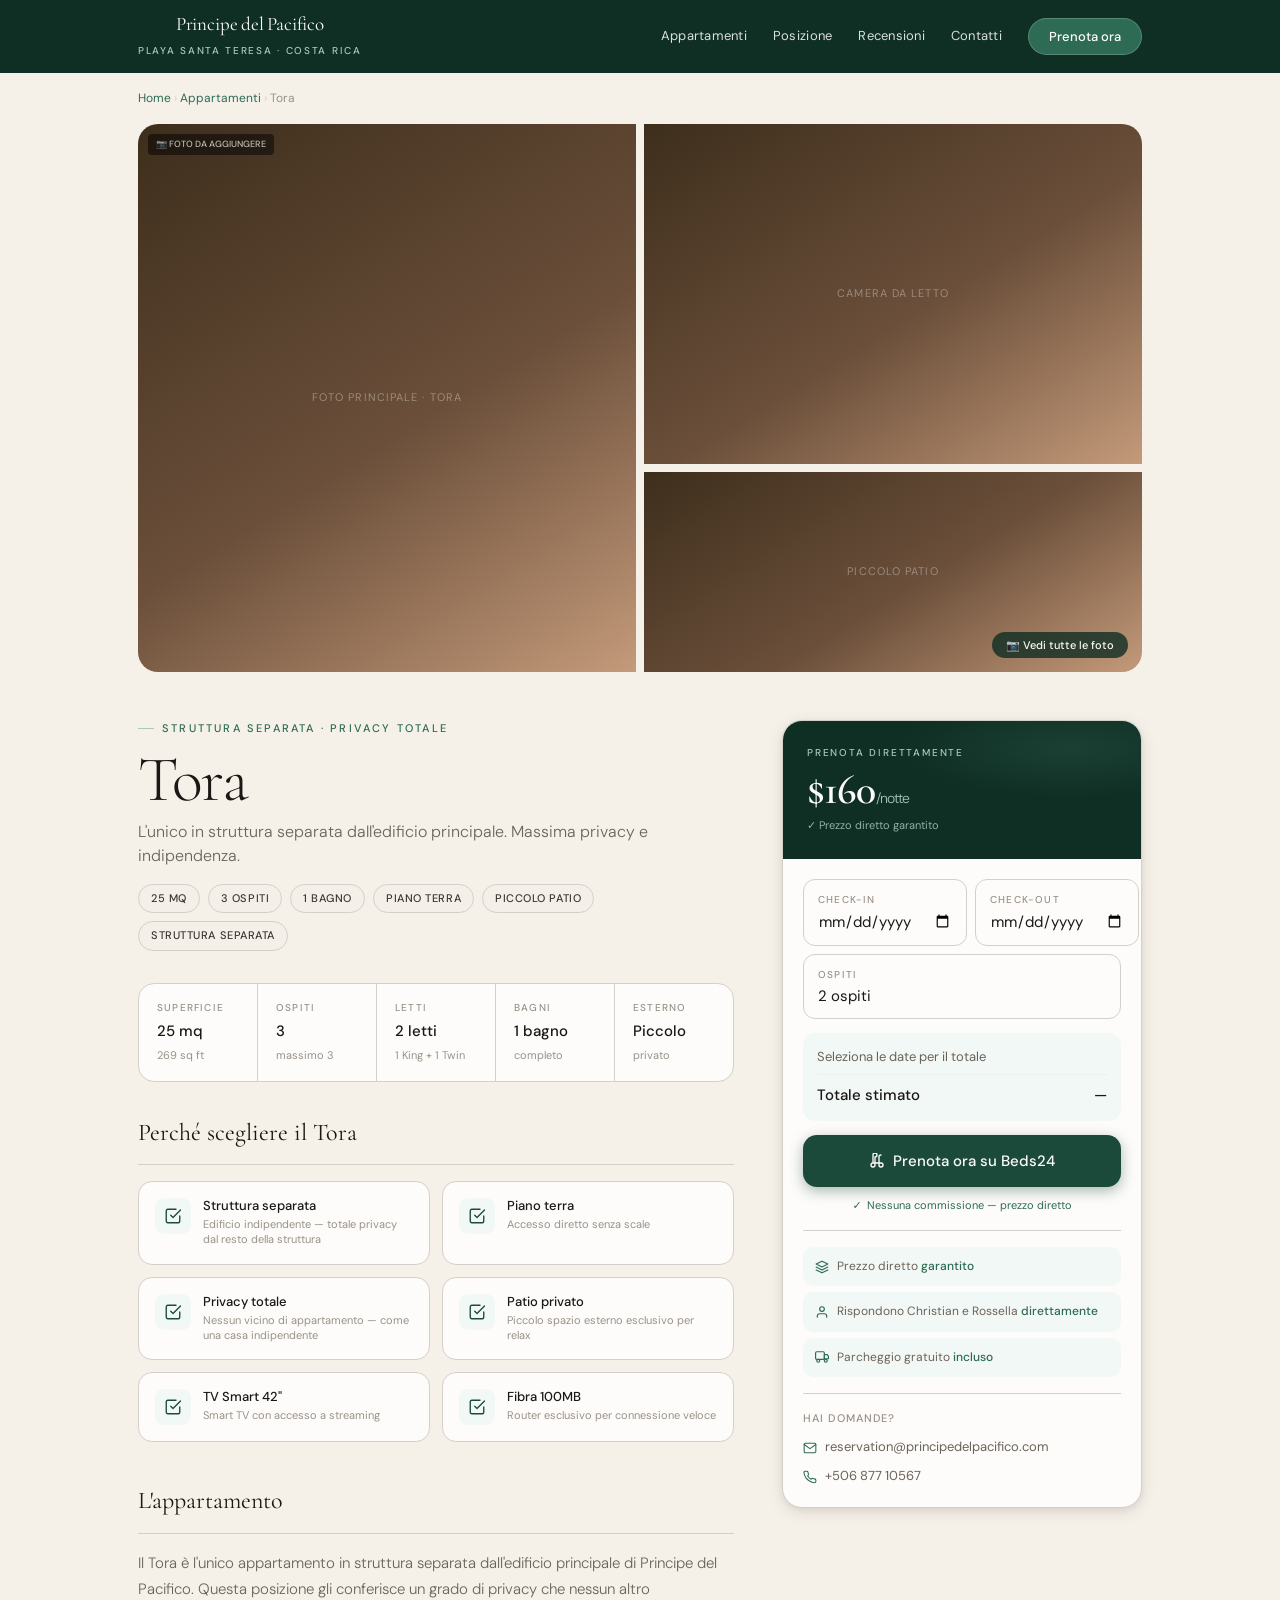
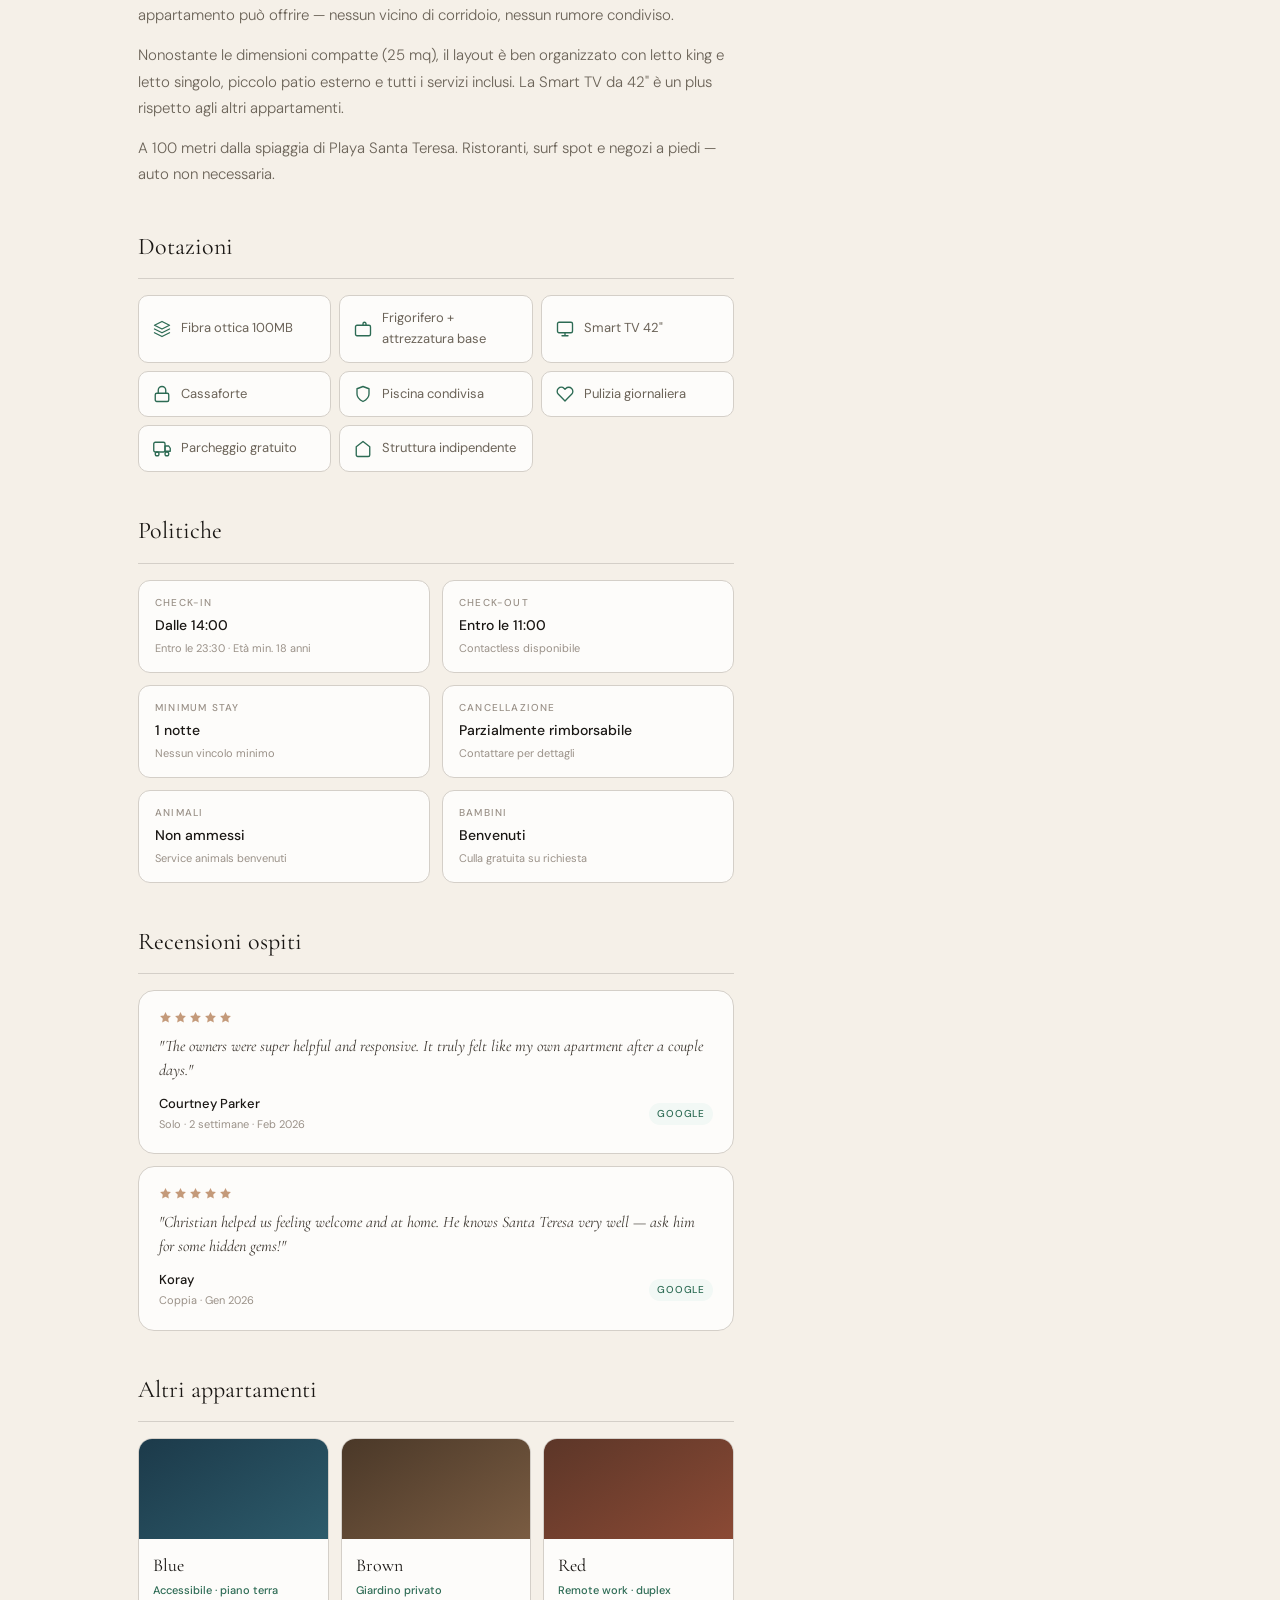
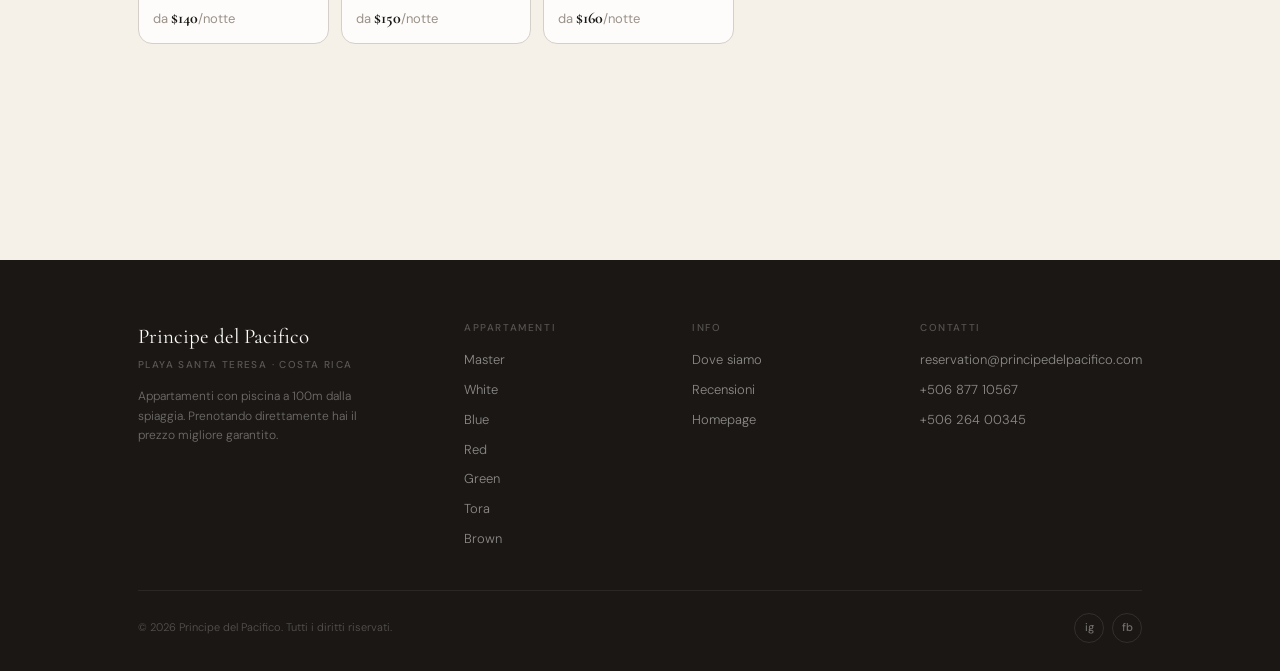
<file: pages/tora.html>
<!DOCTYPE html>
<html lang="en">
<head>
<meta charset="UTF-8">
<meta name="viewport" content="width=device-width, initial-scale=1.0">
<title>Tora Apartment — Principe del Pacifico · Playa Santa Teresa</title>
<meta name="description" content="L'unico in struttura separata dall'edificio principale. Massima privacy e indipendenza. 25 mq · 3 ospiti · Da $160/notte. Prenota diretto.">
<link rel="preconnect" href="https://fonts.googleapis.com">
<link rel="preconnect" href="https://fonts.gstatic.com" crossorigin>
<link href="https://fonts.googleapis.com/css2?family=Cormorant+Garamond:ital,wght@0,300;0,400;0,600;1,300;1,400&family=DM+Sans:opsz,wght@9..40,300;9..40,400;9..40,500&display=swap" rel="stylesheet">
<link rel="stylesheet" href="../css/tokens.css">
<link rel="stylesheet" href="../css/base.css">
<link rel="stylesheet" href="../css/header.css">
<link rel="stylesheet" href="../css/detail.css">
<link rel="stylesheet" href="../css/footer.css">
</head>
<body>

<div class="mobile-menu" id="mmenu" aria-hidden="true">
  <a href="../index.html#apts" class="nm" onclick="closeMobile()">Appartamenti</a>
  <a href="../index.html#loc" class="nm" onclick="closeMobile()">Posizione</a>
  <a href="../index.html#rev" class="nm" onclick="closeMobile()">Recensioni</a>
  <a href="../index.html#owners" class="nm" onclick="closeMobile()">Contatti</a>
  <button class="nm ncta" onclick="bookNow();closeMobile()">Prenota ora</button>
</div>

<header class="hdr" id="hdr">
  <div class="wrap">
    <div class="hdr-inner">
      <a href="../index.html" class="logo">
        <span class="logo-main">Principe del Pacifico</span>
        <span class="logo-sub">Playa Santa Teresa · Costa Rica</span>
      </a>
      <nav class="nav">
        <a href="../index.html#apts" class="nl">Appartamenti</a>
        <a href="../index.html#loc" class="nl">Posizione</a>
        <a href="../index.html#rev" class="nl">Recensioni</a>
        <a href="../index.html#owners" class="nl">Contatti</a>
        <button class="ncta" onclick="bookNow()">Prenota ora</button>
      </nav>
      <button class="hamburger" id="ham" aria-label="Apri menu" onclick="toggleMobile()">
        <span></span><span></span><span></span>
      </button>
    </div>
  </div>
</header>

<div class="wrap">
  <nav class="breadcrumb">
    <a href="../index.html">Home</a>
    <span class="breadcrumb-sep">›</span>
    <a href="../index.html#apts">Appartamenti</a>
    <span class="breadcrumb-sep">›</span>
    <span>Tora</span>
  </nav>

  <div class="gallery" id="gallery-top">
    <div class="gallery-main" style="background:linear-gradient(148deg,#3D2E1C 0%,#6B4F3A 55%,#C49A7A 100%)">
      <!-- TODO: <img src="../img/apt/tora-1.jpg" alt="Tora apartment — vista principale" loading="eager"> -->
      <div class="gallery-placeholder">Foto principale · Tora</div>
      <span class="gallery-todo">📷 Foto da aggiungere</span>
    </div>
    <div class="gallery-thumb" style="background:linear-gradient(148deg,#3D2E1C 0%,#6B4F3A 55%,#C49A7A 100%)">
      <!-- TODO: <img src="../img/apt/tora-2.jpg" alt="Tora — camera da letto" loading="lazy"> -->
      <div class="gallery-placeholder">Camera da letto</div>
    </div>
    <div class="gallery-thumb" style="background:linear-gradient(148deg,#3D2E1C 0%,#6B4F3A 55%,#C49A7A 100%)">
      <!-- TODO: <img src="../img/apt/tora-3.jpg" alt="Tora — piccolo patio" loading="lazy"> -->
      <div class="gallery-placeholder">Piccolo patio</div>
      <button class="gallery-count" onclick="openGallery()">📷 Vedi tutte le foto</button>
    </div>
  </div>

  <div class="detail-layout">
    <main class="content-left">

      <header class="apt-header">
        <div class="apt-eyebrow">Struttura separata · privacy totale</div>
        <h1 class="apt-name">Tora</h1>
        <p class="apt-tagline">L'unico in struttura separata dall'edificio principale. Massima privacy e indipendenza.</p>
        <div class="apt-badges">
          <span class="badge badge-sand">25 mq</span>
          <span class="badge badge-sand">3 ospiti</span>
          <span class="badge badge-sand">1 bagno</span>
          <span class="badge badge-sand">Piano terra</span>
          <span class="badge badge-sand">Piccolo patio</span>
          <span class="badge badge-sand">Struttura separata</span>
        </div>
      </header>

      <div class="specs-bar">
        <div class="spec-item">
          <span class="spec-label">Superficie</span>
          <span class="spec-val">25 mq</span>
          <span class="spec-sub">269 sq ft</span>
        </div>
        <div class="spec-item">
          <span class="spec-label">Ospiti</span>
          <span class="spec-val">3</span>
          <span class="spec-sub">massimo 3</span>
        </div>
        <div class="spec-item">
          <span class="spec-label">Letti</span>
          <span class="spec-val">2 letti</span>
          <span class="spec-sub">1 King + 1 Twin</span>
        </div>
        <div class="spec-item">
          <span class="spec-label">Bagni</span>
          <span class="spec-val">1 bagno</span>
          <span class="spec-sub">completo</span>
        </div>
        <div class="spec-item">
          <span class="spec-label">Esterno</span>
          <span class="spec-val">Piccolo</span>
          <span class="spec-sub">privato</span>
        </div>
      </div>

      <section class="content-section">
        <h2 class="cs-title">Perché scegliere il Tora</h2>
        <div class="highlights">
          <div class="hl">
            <div class="hl-icon">
              <svg width="18" height="18" viewBox="0 0 24 24" fill="none" stroke="currentColor" stroke-width="1.8" stroke-linecap="round" stroke-linejoin="round"><path d="M9 11l3 3L22 4"/><path d="M21 12v7a2 2 0 0 1-2 2H5a2 2 0 0 1-2-2V5a2 2 0 0 1 2-2h11"/></svg>
            </div>
            <div>
              <div class="hl-title">Struttura separata</div>
              <div class="hl-desc">Edificio indipendente — totale privacy dal resto della struttura</div>
            </div>
          </div>
          <div class="hl">
            <div class="hl-icon">
              <svg width="18" height="18" viewBox="0 0 24 24" fill="none" stroke="currentColor" stroke-width="1.8" stroke-linecap="round" stroke-linejoin="round"><path d="M9 11l3 3L22 4"/><path d="M21 12v7a2 2 0 0 1-2 2H5a2 2 0 0 1-2-2V5a2 2 0 0 1 2-2h11"/></svg>
            </div>
            <div>
              <div class="hl-title">Piano terra</div>
              <div class="hl-desc">Accesso diretto senza scale</div>
            </div>
          </div>
          <div class="hl">
            <div class="hl-icon">
              <svg width="18" height="18" viewBox="0 0 24 24" fill="none" stroke="currentColor" stroke-width="1.8" stroke-linecap="round" stroke-linejoin="round"><path d="M9 11l3 3L22 4"/><path d="M21 12v7a2 2 0 0 1-2 2H5a2 2 0 0 1-2-2V5a2 2 0 0 1 2-2h11"/></svg>
            </div>
            <div>
              <div class="hl-title">Privacy totale</div>
              <div class="hl-desc">Nessun vicino di appartamento — come una casa indipendente</div>
            </div>
          </div>
          <div class="hl">
            <div class="hl-icon">
              <svg width="18" height="18" viewBox="0 0 24 24" fill="none" stroke="currentColor" stroke-width="1.8" stroke-linecap="round" stroke-linejoin="round"><path d="M9 11l3 3L22 4"/><path d="M21 12v7a2 2 0 0 1-2 2H5a2 2 0 0 1-2-2V5a2 2 0 0 1 2-2h11"/></svg>
            </div>
            <div>
              <div class="hl-title">Patio privato</div>
              <div class="hl-desc">Piccolo spazio esterno esclusivo per relax</div>
            </div>
          </div>
          <div class="hl">
            <div class="hl-icon">
              <svg width="18" height="18" viewBox="0 0 24 24" fill="none" stroke="currentColor" stroke-width="1.8" stroke-linecap="round" stroke-linejoin="round"><path d="M9 11l3 3L22 4"/><path d="M21 12v7a2 2 0 0 1-2 2H5a2 2 0 0 1-2-2V5a2 2 0 0 1 2-2h11"/></svg>
            </div>
            <div>
              <div class="hl-title">TV Smart 42"</div>
              <div class="hl-desc">Smart TV con accesso a streaming</div>
            </div>
          </div>
          <div class="hl">
            <div class="hl-icon">
              <svg width="18" height="18" viewBox="0 0 24 24" fill="none" stroke="currentColor" stroke-width="1.8" stroke-linecap="round" stroke-linejoin="round"><path d="M9 11l3 3L22 4"/><path d="M21 12v7a2 2 0 0 1-2 2H5a2 2 0 0 1-2-2V5a2 2 0 0 1 2-2h11"/></svg>
            </div>
            <div>
              <div class="hl-title">Fibra 100MB</div>
              <div class="hl-desc">Router esclusivo per connessione veloce</div>
            </div>
          </div></div>
      </section>

      <section class="content-section">
        <h2 class="cs-title">L'appartamento</h2>
        <p class="desc-text">Il Tora è l'unico appartamento in struttura separata dall'edificio principale di Principe del Pacifico. Questa posizione gli conferisce un grado di privacy che nessun altro appartamento può offrire — nessun vicino di corridoio, nessun rumore condiviso.</p>
<p class="desc-text" style="margin-top:14px;">Nonostante le dimensioni compatte (25 mq), il layout è ben organizzato con letto king e letto singolo, piccolo patio esterno e tutti i servizi inclusi. La Smart TV da 42" è un plus rispetto agli altri appartamenti.</p>
<p class="desc-text" style="margin-top:14px;">A 100 metri dalla spiaggia di Playa Santa Teresa. Ristoranti, surf spot e negozi a piedi — auto non necessaria.</p>

      </section>

      <section class="content-section">
        <h2 class="cs-title">Dotazioni</h2>
        <div class="amenities">
          <div class="am"><svg class="am-icon" viewBox="0 0 24 24" fill="none" stroke="currentColor" stroke-width="1.8" stroke-linecap="round" stroke-linejoin="round"><path d="M12 2L2 7l10 5 10-5-10-5z"/><path d="M2 17l10 5 10-5"/><path d="M2 12l10 5 10-5"/></svg><span class="am-text">Fibra ottica 100MB</span></div>
          <div class="am"><svg class="am-icon" viewBox="0 0 24 24" fill="none" stroke="currentColor" stroke-width="1.8" stroke-linecap="round" stroke-linejoin="round"><rect x="2" y="7" width="20" height="14" rx="2"/><path d="M16 7V5a2 2 0 0 0-4 0v2"/></svg><span class="am-text">Frigorifero + attrezzatura base</span></div>
          <div class="am"><svg class="am-icon" viewBox="0 0 24 24" fill="none" stroke="currentColor" stroke-width="1.8" stroke-linecap="round" stroke-linejoin="round"><rect x="2" y="3" width="20" height="14" rx="2"/><path d="M8 21h8M12 17v4"/></svg><span class="am-text">Smart TV 42"</span></div>
          <div class="am"><svg class="am-icon" viewBox="0 0 24 24" fill="none" stroke="currentColor" stroke-width="1.8" stroke-linecap="round" stroke-linejoin="round"><rect x="3" y="11" width="18" height="11" rx="2"/><path d="M7 11V7a5 5 0 0 1 10 0v4"/></svg><span class="am-text">Cassaforte</span></div>
          <div class="am"><svg class="am-icon" viewBox="0 0 24 24" fill="none" stroke="currentColor" stroke-width="1.8" stroke-linecap="round" stroke-linejoin="round"><path d="M12 22s8-4 8-10V5l-8-3-8 3v7c0 6 8 10 8 10z"/></svg><span class="am-text">Piscina condivisa</span></div>
          <div class="am"><svg class="am-icon" viewBox="0 0 24 24" fill="none" stroke="currentColor" stroke-width="1.8" stroke-linecap="round" stroke-linejoin="round"><path d="M20.84 4.61a5.5 5.5 0 0 0-7.78 0L12 5.67l-1.06-1.06a5.5 5.5 0 0 0-7.78 7.78l1.06 1.06L12 21.23l7.78-7.78 1.06-1.06a5.5 5.5 0 0 0 0-7.78z"/></svg><span class="am-text">Pulizia giornaliera</span></div>
          <div class="am"><svg class="am-icon" viewBox="0 0 24 24" fill="none" stroke="currentColor" stroke-width="1.8" stroke-linecap="round" stroke-linejoin="round"><rect x="1" y="3" width="15" height="13" rx="2"/><path d="M16 8h5l2 3v4h-7V8z"/><circle cx="5.5" cy="18.5" r="2.5"/><circle cx="18.5" cy="18.5" r="2.5"/></svg><span class="am-text">Parcheggio gratuito</span></div>
          <div class="am"><svg class="am-icon" viewBox="0 0 24 24" fill="none" stroke="currentColor" stroke-width="1.8" stroke-linecap="round" stroke-linejoin="round"><path d="M3 9l9-7 9 7v11a2 2 0 0 1-2 2H5a2 2 0 0 1-2-2z"/></svg><span class="am-text">Struttura indipendente</span></div></div>
      </section>

      <section class="content-section">
        <h2 class="cs-title">Politiche</h2>
        <div class="policies-grid">
          <div class="pol"><span class="pol-label">Check-in</span><span class="pol-val">Dalle 14:00</span><span class="pol-sub">Entro le 23:30 · Età min. 18 anni</span></div>
          <div class="pol"><span class="pol-label">Check-out</span><span class="pol-val">Entro le 11:00</span><span class="pol-sub">Contactless disponibile</span></div>
          <div class="pol"><span class="pol-label">Minimum stay</span><span class="pol-val">1 notte</span><span class="pol-sub">Nessun vincolo minimo</span></div>
          <div class="pol"><span class="pol-label">Cancellazione</span><span class="pol-val">Parzialmente rimborsabile</span><span class="pol-sub">Contattare per dettagli</span></div>
          <div class="pol"><span class="pol-label">Animali</span><span class="pol-val">Non ammessi</span><span class="pol-sub">Service animals benvenuti</span></div>
          <div class="pol"><span class="pol-label">Bambini</span><span class="pol-val">Benvenuti</span><span class="pol-sub">Culla gratuita su richiesta</span></div>
        </div>
      </section>

      <section class="content-section">
        <h2 class="cs-title">Recensioni ospiti</h2>
        <div class="rev-card">
          <div class="rev-stars"><svg class="rev-star" viewBox="0 0 24 24"><polygon points="12,2 15.09,8.26 22,9.27 17,14.14 18.18,21.02 12,17.77 5.82,21.02 7,14.14 2,9.27 8.91,8.26"/></svg><svg class="rev-star" viewBox="0 0 24 24"><polygon points="12,2 15.09,8.26 22,9.27 17,14.14 18.18,21.02 12,17.77 5.82,21.02 7,14.14 2,9.27 8.91,8.26"/></svg><svg class="rev-star" viewBox="0 0 24 24"><polygon points="12,2 15.09,8.26 22,9.27 17,14.14 18.18,21.02 12,17.77 5.82,21.02 7,14.14 2,9.27 8.91,8.26"/></svg><svg class="rev-star" viewBox="0 0 24 24"><polygon points="12,2 15.09,8.26 22,9.27 17,14.14 18.18,21.02 12,17.77 5.82,21.02 7,14.14 2,9.27 8.91,8.26"/></svg><svg class="rev-star" viewBox="0 0 24 24"><polygon points="12,2 15.09,8.26 22,9.27 17,14.14 18.18,21.02 12,17.77 5.82,21.02 7,14.14 2,9.27 8.91,8.26"/></svg></div>
          <blockquote class="rev-text">"The owners were super helpful and responsive. It truly felt like my own apartment after a couple days."</blockquote>
          <div class="rev-footer"><div><div class="rev-name">Courtney Parker</div><div class="rev-meta">Solo · 2 settimane · Feb 2026</div></div><span class="rev-src">Google</span></div>
        </div>
        <div class="rev-card">
          <div class="rev-stars"><svg class="rev-star" viewBox="0 0 24 24"><polygon points="12,2 15.09,8.26 22,9.27 17,14.14 18.18,21.02 12,17.77 5.82,21.02 7,14.14 2,9.27 8.91,8.26"/></svg><svg class="rev-star" viewBox="0 0 24 24"><polygon points="12,2 15.09,8.26 22,9.27 17,14.14 18.18,21.02 12,17.77 5.82,21.02 7,14.14 2,9.27 8.91,8.26"/></svg><svg class="rev-star" viewBox="0 0 24 24"><polygon points="12,2 15.09,8.26 22,9.27 17,14.14 18.18,21.02 12,17.77 5.82,21.02 7,14.14 2,9.27 8.91,8.26"/></svg><svg class="rev-star" viewBox="0 0 24 24"><polygon points="12,2 15.09,8.26 22,9.27 17,14.14 18.18,21.02 12,17.77 5.82,21.02 7,14.14 2,9.27 8.91,8.26"/></svg><svg class="rev-star" viewBox="0 0 24 24"><polygon points="12,2 15.09,8.26 22,9.27 17,14.14 18.18,21.02 12,17.77 5.82,21.02 7,14.14 2,9.27 8.91,8.26"/></svg></div>
          <blockquote class="rev-text">"Christian helped us feeling welcome and at home. He knows Santa Teresa very well — ask him for some hidden gems!"</blockquote>
          <div class="rev-footer"><div><div class="rev-name">Koray</div><div class="rev-meta">Coppia · Gen 2026</div></div><span class="rev-src">Google</span></div>
        </div>
      </section>

      <section class="content-section">
        <h2 class="cs-title">Altri appartamenti</h2>
        <div class="other-grid">
          <a href="blue.html" class="other-card">
            <div class="other-img"><div class="other-img-inner" style="background:linear-gradient(148deg,#1C3A4A 0%,#2D5B6B 100%)"></div></div>
            <div class="other-body">
              <div class="other-name">Blue</div>
              <div class="other-diff">Accessibile · piano terra</div>
              <div class="other-price">da <strong>$140</strong>/notte</div>
            </div>
          </a>
          <a href="brown.html" class="other-card">
            <div class="other-img"><div class="other-img-inner" style="background:linear-gradient(148deg,#4A3828 0%,#7A5C42 100%)"></div></div>
            <div class="other-body">
              <div class="other-name">Brown</div>
              <div class="other-diff">Giardino privato</div>
              <div class="other-price">da <strong>$150</strong>/notte</div>
            </div>
          </a>
          <a href="red.html" class="other-card">
            <div class="other-img"><div class="other-img-inner" style="background:linear-gradient(148deg,#5C3628 0%,#8B4A35 100%)"></div></div>
            <div class="other-body">
              <div class="other-name">Red</div>
              <div class="other-diff">Remote work · duplex</div>
              <div class="other-price">da <strong>$160</strong>/notte</div>
            </div>
          </a></div>
      </section>

    </main>

    <aside class="sidebar" aria-label="Prenotazione">
      <div class="booking-card">
        <div class="bc-header">
          <div class="bc-eyebrow">Prenota direttamente</div>
          <div class="bc-price">$160<span class="bc-price-per">/notte</span></div>
          <div class="bc-price-note">✓ Prezzo diretto garantito</div>
        </div>
        <div class="bc-body">
          <div class="bc-fields">
            <div class="bc-row2">
              <div class="bc-field" id="bc-ci">
                <label class="bc-label" for="bci">Check-in</label>
                <input class="bc-input" id="bci" type="date">
              </div>
              <div class="bc-field" id="bc-co">
                <label class="bc-label" for="bco">Check-out</label>
                <input class="bc-input" id="bco" type="date">
              </div>
            </div>
            <div class="bc-field">
              <label class="bc-label" for="bgu">Ospiti</label>
              <select class="bc-input" id="bgu"><option value="1">1 ospite</option>
<option value="2" selected>2 ospiti</option>
<option value="3">3 ospiti (max)</option>
</select>
            </div>
          </div>
          <div class="bc-total" id="bc-total">
            <div class="bc-total-row"><span id="bc-nights-label">Seleziona le date per il totale</span><span id="bc-nights-val"></span></div>
            <div class="bc-total-row bold"><span>Totale stimato</span><span id="bc-total-val">—</span></div>
          </div>
          <button class="bc-btn" onclick="bookNow()">
            <svg width="16" height="16" viewBox="0 0 24 24" fill="none" stroke="currentColor" stroke-width="2" stroke-linecap="round" stroke-linejoin="round" aria-hidden="true"><path d="M18 3a3 3 0 0 0-3 3v12a3 3 0 0 0 3 3 3 3 0 0 0 3-3 3 3 0 0 0-3-3H6a3 3 0 0 0-3 3 3 3 0 0 0 3 3 3 3 0 0 0 3-3V6a3 3 0 0 0 3-3 3 3 0 0 0-3-3 3 3 0 0 0-3 3v12"/></svg>
            Prenota ora su Beds24
          </button>
          <div class="bc-guarantee">Nessuna commissione — prezzo diretto</div>
          <div class="bc-sep"></div>
          <div class="value-pills">
            <div class="vp"><svg class="vp-icon" width="14" height="14" viewBox="0 0 24 24" fill="none" stroke="currentColor" stroke-width="2" stroke-linecap="round" stroke-linejoin="round"><path d="M12 2L2 7l10 5 10-5-10-5z"/><path d="M2 17l10 5 10-5"/><path d="M2 12l10 5 10-5"/></svg><span class="vp-text">Prezzo diretto <strong>garantito</strong></span></div>
            <div class="vp"><svg class="vp-icon" width="14" height="14" viewBox="0 0 24 24" fill="none" stroke="currentColor" stroke-width="2" stroke-linecap="round" stroke-linejoin="round"><path d="M20 21v-2a4 4 0 0 0-4-4H8a4 4 0 0 0-4 4v2"/><circle cx="12" cy="7" r="4"/></svg><span class="vp-text">Rispondono Christian e Rossella <strong>direttamente</strong></span></div>
            <div class="vp"><svg class="vp-icon" width="14" height="14" viewBox="0 0 24 24" fill="none" stroke="currentColor" stroke-width="2" stroke-linecap="round" stroke-linejoin="round"><rect x="1" y="3" width="15" height="13" rx="2"/><path d="M16 8h5l2 3v4h-7V8z"/><circle cx="5.5" cy="18.5" r="2.5"/><circle cx="18.5" cy="18.5" r="2.5"/></svg><span class="vp-text">Parcheggio gratuito <strong>incluso</strong></span></div>
          </div>
          <div class="bc-sep"></div>
          <address class="bc-contact">
            <div class="bc-contact-title">Hai domande?</div>
            <a href="mailto:reservation@principedelpacifico.com" class="bc-contact-item">
              <svg width="14" height="14" viewBox="0 0 24 24" fill="none" stroke="currentColor" stroke-width="1.8" stroke-linecap="round" stroke-linejoin="round"><path d="M4 4h16c1.1 0 2 .9 2 2v12c0 1.1-.9 2-2 2H4c-1.1 0-2-.9-2-2V6c0-1.1.9-2 2-2z"/><polyline points="22,6 12,13 2,6"/></svg>
              reservation@principedelpacifico.com
            </a>
            <a href="tel:+50687710567" class="bc-contact-item">
              <svg width="14" height="14" viewBox="0 0 24 24" fill="none" stroke="currentColor" stroke-width="1.8" stroke-linecap="round" stroke-linejoin="round"><path d="M22 16.92v3a2 2 0 0 1-2.18 2 19.79 19.79 0 0 1-8.63-3.07A19.5 19.5 0 0 1 4.69 13a19.79 19.79 0 0 1-3.07-8.67A2 2 0 0 1 3.6 2.18h3a2 2 0 0 1 2 1.72c.127.96.361 1.903.7 2.81a2 2 0 0 1-.45 2.11L7.91 9.91a16 16 0 0 0 6 6l.92-.92a2 2 0 0 1 2.11-.45c.907.339 1.85.573 2.81.7A2 2 0 0 1 21.73 17z"/></svg>
              +506 877 10567
            </a>
          </address>
        </div>
      </div>
    </aside>
  </div>
</div>

<div class="mob-book" id="mob-book">
  <div class="mob-price">
    <span class="mob-price-label">Tora Apartment</span>
    <span class="mob-price-val">$160<span style="font-size:13px;font-weight:300;color:rgba(255,255,255,.55)">/notte</span></span>
  </div>
  <button class="mob-btn" onclick="bookNow()">Prenota ora →</button>
</div>

<footer class="footer" style="margin-top:80px;">
  <div class="wrap">
    <div class="fg">
      <div class="footer-brand">
        <span class="fb-name">Principe del Pacifico</span>
        <span class="fb-loc">Playa Santa Teresa · Costa Rica</span>
        <p class="fb-desc">Appartamenti con piscina a 100m dalla spiaggia. Prenotando direttamente hai il prezzo migliore garantito.</p>
      </div>
      <div>
        <div class="fc-title">Appartamenti</div>
        <nav class="fc-links">
          <a href="master.html" class="fcl">Master</a>
          <a href="white.html" class="fcl">White</a>
          <a href="blue.html" class="fcl">Blue</a>
          <a href="red.html" class="fcl">Red</a>
          <a href="green.html" class="fcl">Green</a>
          <a href="tora.html" class="fcl">Tora</a>
          <a href="brown.html" class="fcl">Brown</a>
        </nav>
      </div>
      <div>
        <div class="fc-title">Info</div>
        <nav class="fc-links">
          <a href="../index.html#loc" class="fcl">Dove siamo</a>
          <a href="../index.html#rev" class="fcl">Recensioni</a>
          <a href="../index.html" class="fcl">Homepage</a>
        </nav>
      </div>
      <div>
        <div class="fc-title">Contatti</div>
        <address class="fc-links">
          <a href="mailto:reservation@principedelpacifico.com" class="fcl">reservation@principedelpacifico.com</a>
          <a href="tel:+50687710567" class="fcl">+506 877 10567</a>
          <a href="tel:+50626400345" class="fcl">+506 264 00345</a>
        </address>
      </div>
    </div>
    <div class="f-bot">
      <p class="f-copy">© 2026 Principe del Pacifico. Tutti i diritti riservati.</p>
      <div class="f-soc">
        <a href="https://www.instagram.com/principedelpacifico" target="_blank" rel="noopener noreferrer" class="fs" aria-label="Instagram">ig</a>
        <a href="https://www.facebook.com/principedelpacifico" target="_blank" rel="noopener noreferrer" class="fs" aria-label="Facebook">fb</a>
      </div>
    </div>
  </div>
</footer>

<script src="../js/main.js"></script>
<script src="../js/booking.js"></script>
<script>
const APT_ID    = 'tora';
const APT_PRICE = 160;
const bci = document.getElementById('bci');
const bco = document.getElementById('bco');
const today = new Date().toISOString().split('T')[0];
bci.min = today; bco.min = today;
const p = new URLSearchParams(window.location.search);
if(p.get('checkin'))  bci.value = p.get('checkin');
if(p.get('checkout')) bco.value = p.get('checkout');
if(p.get('guests'))   document.getElementById('bgu').value = p.get('guests');
updateTotal();
bci.addEventListener('change', () => { bco.min = bci.value; if(bco.value && bco.value <= bci.value) bco.value=''; document.getElementById('bc-ci').classList.remove('err'); updateTotal(); });
bco.addEventListener('change', () => { document.getElementById('bc-co').classList.remove('err'); updateTotal(); });
function updateTotal() {
  const ci=bci.value, co=bco.value;
  if(!ci||!co) { document.getElementById('bc-nights-label').textContent='Seleziona le date per il totale'; document.getElementById('bc-nights-val').textContent=''; document.getElementById('bc-total-val').textContent='—'; return; }
  const nights=Math.round((new Date(co)-new Date(ci))/86400000);
  if(nights<=0) return;
  document.getElementById('bc-nights-label').textContent=nights+' nott'+(nights===1?'e':'i')+' × $'+APT_PRICE;
  document.getElementById('bc-nights-val').textContent='$'+(nights*APT_PRICE);
  document.getElementById('bc-total-val').textContent='$'+(nights*APT_PRICE);
}
function bookNow() {
  const ci=bci.value, co=bco.value, gu=document.getElementById('bgu').value;
  let err=false;
  if(!ci){ document.getElementById('bc-ci').classList.add('err'); err=true; }
  if(!co){ document.getElementById('bc-co').classList.add('err'); err=true; }
  if(err){ document.getElementById('bc-ci').scrollIntoView({behavior:'smooth',block:'center'}); return; }
  const url=buildBookingUrl({apartmentId:APT_ID,checkin:ci,checkout:co,adults:parseInt(gu),children:0});
  window.open(url,'_blank','noopener,noreferrer');
}
const mobBook=document.getElementById('mob-book');
const galleryEl=document.getElementById('gallery-top');
new IntersectionObserver(([e])=>mobBook.classList.toggle('show',!e.isIntersecting),{threshold:0}).observe(galleryEl);
function openGallery(){ alert('Galleria completa — da implementare con lightbox prima del lancio.'); }
</script>
</body>
</html>
</file>
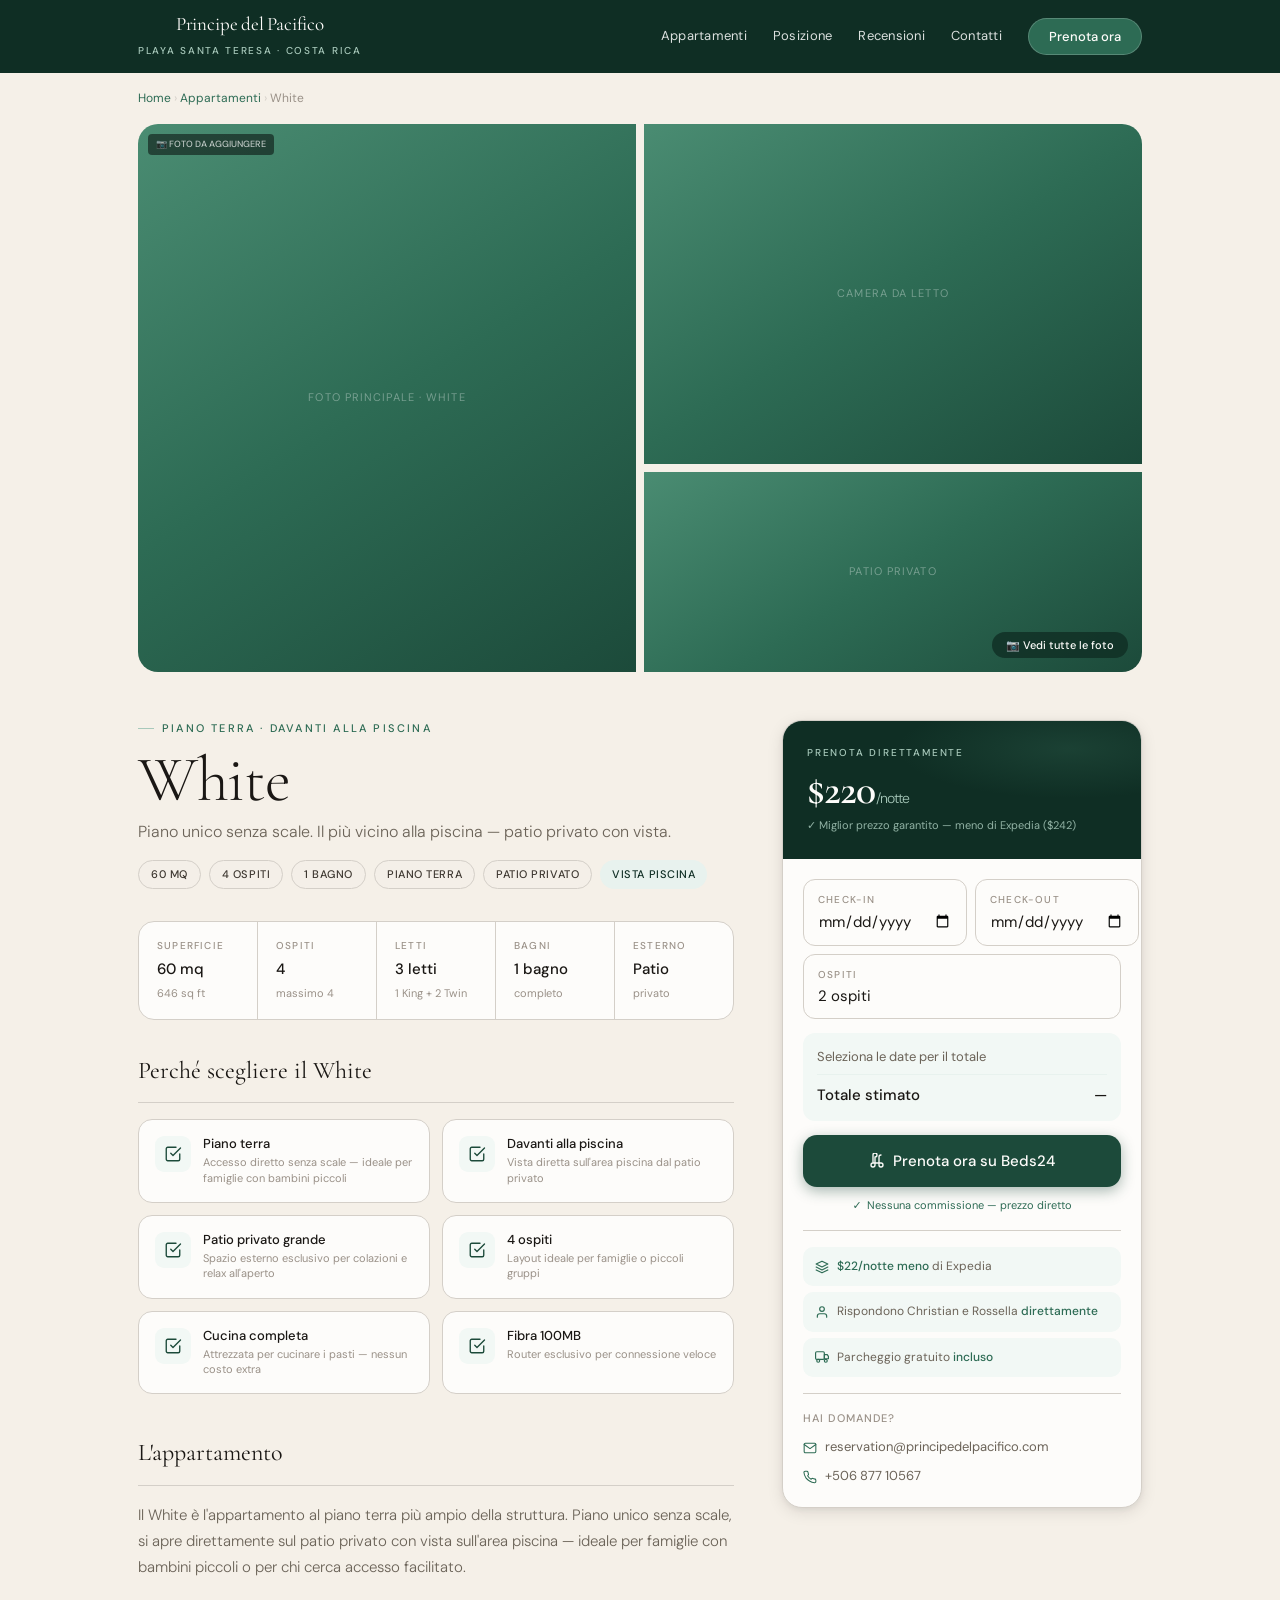
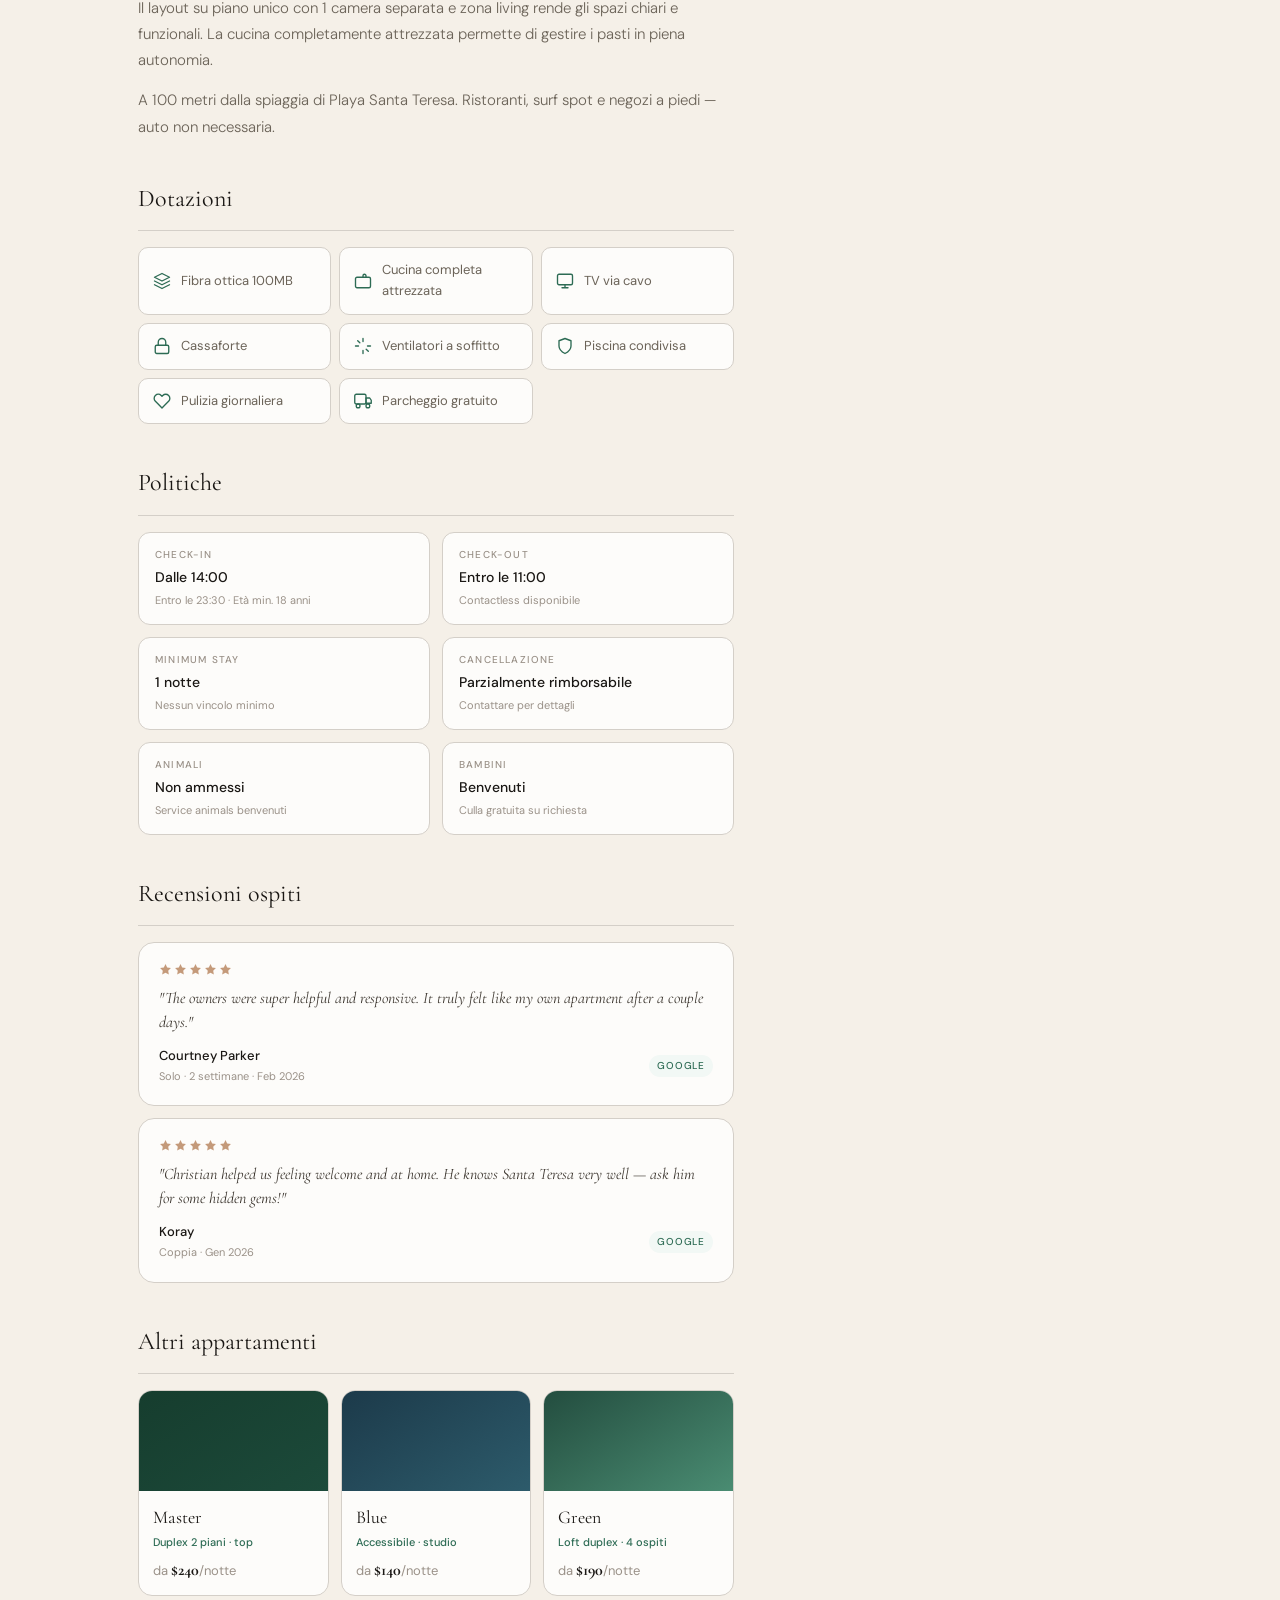
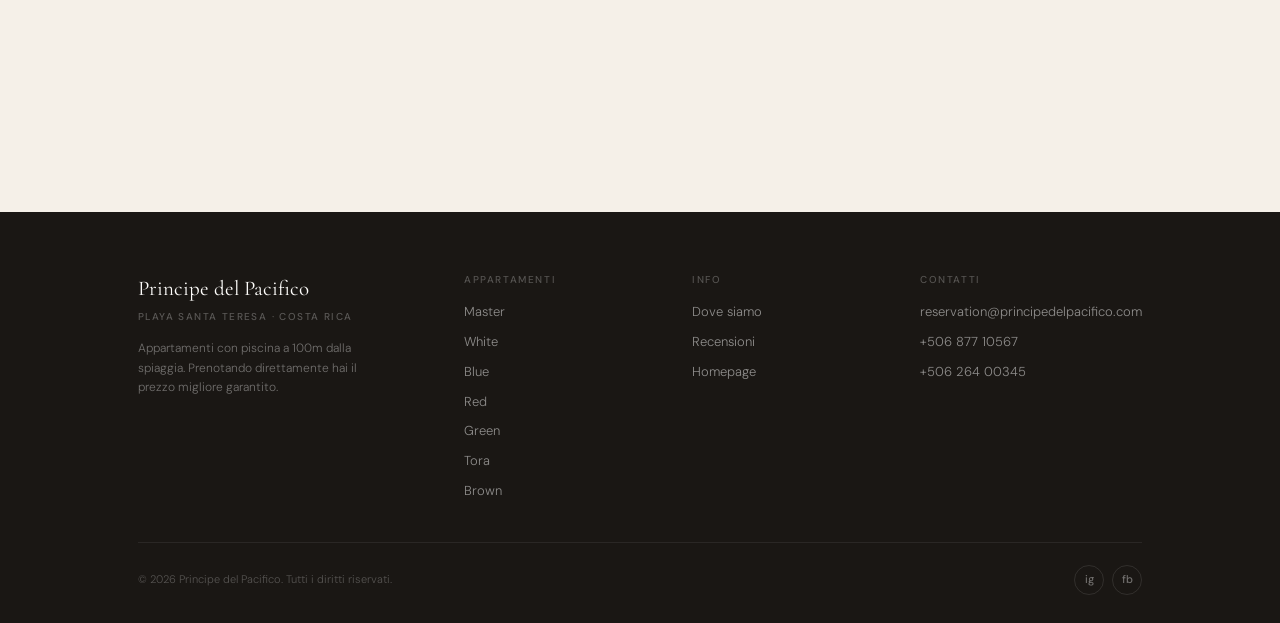
<file: pages/white.html>
<!DOCTYPE html>
<html lang="en">
<head>
<meta charset="UTF-8">
<meta name="viewport" content="width=device-width, initial-scale=1.0">
<title>White Apartment — Principe del Pacifico · Playa Santa Teresa</title>
<meta name="description" content="Piano unico senza scale. Il più vicino alla piscina — patio privato con vista. 60 mq · 4 ospiti · Da $220/notte. Prenota diretto.">
<link rel="preconnect" href="https://fonts.googleapis.com">
<link rel="preconnect" href="https://fonts.gstatic.com" crossorigin>
<link href="https://fonts.googleapis.com/css2?family=Cormorant+Garamond:ital,wght@0,300;0,400;0,600;1,300;1,400&family=DM+Sans:opsz,wght@9..40,300;9..40,400;9..40,500&display=swap" rel="stylesheet">
<link rel="stylesheet" href="../css/tokens.css">
<link rel="stylesheet" href="../css/base.css">
<link rel="stylesheet" href="../css/header.css">
<link rel="stylesheet" href="../css/detail.css">
<link rel="stylesheet" href="../css/footer.css">
</head>
<body>

<div class="mobile-menu" id="mmenu" aria-hidden="true">
  <a href="../index.html#apts" class="nm" onclick="closeMobile()">Appartamenti</a>
  <a href="../index.html#loc" class="nm" onclick="closeMobile()">Posizione</a>
  <a href="../index.html#rev" class="nm" onclick="closeMobile()">Recensioni</a>
  <a href="../index.html#owners" class="nm" onclick="closeMobile()">Contatti</a>
  <button class="nm ncta" onclick="bookNow();closeMobile()">Prenota ora</button>
</div>

<header class="hdr" id="hdr">
  <div class="wrap">
    <div class="hdr-inner">
      <a href="../index.html" class="logo">
        <span class="logo-main">Principe del Pacifico</span>
        <span class="logo-sub">Playa Santa Teresa · Costa Rica</span>
      </a>
      <nav class="nav">
        <a href="../index.html#apts" class="nl">Appartamenti</a>
        <a href="../index.html#loc" class="nl">Posizione</a>
        <a href="../index.html#rev" class="nl">Recensioni</a>
        <a href="../index.html#owners" class="nl">Contatti</a>
        <button class="ncta" onclick="bookNow()">Prenota ora</button>
      </nav>
      <button class="hamburger" id="ham" aria-label="Apri menu" onclick="toggleMobile()">
        <span></span><span></span><span></span>
      </button>
    </div>
  </div>
</header>

<div class="wrap">
  <nav class="breadcrumb">
    <a href="../index.html">Home</a>
    <span class="breadcrumb-sep">›</span>
    <a href="../index.html#apts">Appartamenti</a>
    <span class="breadcrumb-sep">›</span>
    <span>White</span>
  </nav>

  <div class="gallery" id="gallery-top">
    <div class="gallery-main" style="background:linear-gradient(148deg,#4A8C72 0%,#2D6B54 50%,#1C4A3A 100%)">
      <!-- TODO: <img src="../img/apt/white-1.jpg" alt="White apartment — vista principale" loading="eager"> -->
      <div class="gallery-placeholder">Foto principale · White</div>
      <span class="gallery-todo">📷 Foto da aggiungere</span>
    </div>
    <div class="gallery-thumb" style="background:linear-gradient(148deg,#4A8C72 0%,#2D6B54 50%,#1C4A3A 100%)">
      <!-- TODO: <img src="../img/apt/white-2.jpg" alt="White — camera da letto" loading="lazy"> -->
      <div class="gallery-placeholder">Camera da letto</div>
    </div>
    <div class="gallery-thumb" style="background:linear-gradient(148deg,#4A8C72 0%,#2D6B54 50%,#1C4A3A 100%)">
      <!-- TODO: <img src="../img/apt/white-3.jpg" alt="White — patio privato" loading="lazy"> -->
      <div class="gallery-placeholder">Patio privato</div>
      <button class="gallery-count" onclick="openGallery()">📷 Vedi tutte le foto</button>
    </div>
  </div>

  <div class="detail-layout">
    <main class="content-left">

      <header class="apt-header">
        <div class="apt-eyebrow">Piano terra · davanti alla piscina</div>
        <h1 class="apt-name">White</h1>
        <p class="apt-tagline">Piano unico senza scale. Il più vicino alla piscina — patio privato con vista.</p>
        <div class="apt-badges">
          <span class="badge badge-sand">60 mq</span>
          <span class="badge badge-sand">4 ospiti</span>
          <span class="badge badge-sand">1 bagno</span>
          <span class="badge badge-sand">Piano terra</span>
          <span class="badge badge-sand">Patio privato</span>
          <span class="badge badge-forest">Vista piscina</span>
        </div>
      </header>

      <div class="specs-bar">
        <div class="spec-item">
          <span class="spec-label">Superficie</span>
          <span class="spec-val">60 mq</span>
          <span class="spec-sub">646 sq ft</span>
        </div>
        <div class="spec-item">
          <span class="spec-label">Ospiti</span>
          <span class="spec-val">4</span>
          <span class="spec-sub">massimo 4</span>
        </div>
        <div class="spec-item">
          <span class="spec-label">Letti</span>
          <span class="spec-val">3 letti</span>
          <span class="spec-sub">1 King + 2 Twin</span>
        </div>
        <div class="spec-item">
          <span class="spec-label">Bagni</span>
          <span class="spec-val">1 bagno</span>
          <span class="spec-sub">completo</span>
        </div>
        <div class="spec-item">
          <span class="spec-label">Esterno</span>
          <span class="spec-val">Patio</span>
          <span class="spec-sub">privato</span>
        </div>
      </div>

      <section class="content-section">
        <h2 class="cs-title">Perché scegliere il White</h2>
        <div class="highlights">
          <div class="hl">
            <div class="hl-icon">
              <svg width="18" height="18" viewBox="0 0 24 24" fill="none" stroke="currentColor" stroke-width="1.8" stroke-linecap="round" stroke-linejoin="round"><path d="M9 11l3 3L22 4"/><path d="M21 12v7a2 2 0 0 1-2 2H5a2 2 0 0 1-2-2V5a2 2 0 0 1 2-2h11"/></svg>
            </div>
            <div>
              <div class="hl-title">Piano terra</div>
              <div class="hl-desc">Accesso diretto senza scale — ideale per famiglie con bambini piccoli</div>
            </div>
          </div>
          <div class="hl">
            <div class="hl-icon">
              <svg width="18" height="18" viewBox="0 0 24 24" fill="none" stroke="currentColor" stroke-width="1.8" stroke-linecap="round" stroke-linejoin="round"><path d="M9 11l3 3L22 4"/><path d="M21 12v7a2 2 0 0 1-2 2H5a2 2 0 0 1-2-2V5a2 2 0 0 1 2-2h11"/></svg>
            </div>
            <div>
              <div class="hl-title">Davanti alla piscina</div>
              <div class="hl-desc">Vista diretta sull'area piscina dal patio privato</div>
            </div>
          </div>
          <div class="hl">
            <div class="hl-icon">
              <svg width="18" height="18" viewBox="0 0 24 24" fill="none" stroke="currentColor" stroke-width="1.8" stroke-linecap="round" stroke-linejoin="round"><path d="M9 11l3 3L22 4"/><path d="M21 12v7a2 2 0 0 1-2 2H5a2 2 0 0 1-2-2V5a2 2 0 0 1 2-2h11"/></svg>
            </div>
            <div>
              <div class="hl-title">Patio privato grande</div>
              <div class="hl-desc">Spazio esterno esclusivo per colazioni e relax all'aperto</div>
            </div>
          </div>
          <div class="hl">
            <div class="hl-icon">
              <svg width="18" height="18" viewBox="0 0 24 24" fill="none" stroke="currentColor" stroke-width="1.8" stroke-linecap="round" stroke-linejoin="round"><path d="M9 11l3 3L22 4"/><path d="M21 12v7a2 2 0 0 1-2 2H5a2 2 0 0 1-2-2V5a2 2 0 0 1 2-2h11"/></svg>
            </div>
            <div>
              <div class="hl-title">4 ospiti</div>
              <div class="hl-desc">Layout ideale per famiglie o piccoli gruppi</div>
            </div>
          </div>
          <div class="hl">
            <div class="hl-icon">
              <svg width="18" height="18" viewBox="0 0 24 24" fill="none" stroke="currentColor" stroke-width="1.8" stroke-linecap="round" stroke-linejoin="round"><path d="M9 11l3 3L22 4"/><path d="M21 12v7a2 2 0 0 1-2 2H5a2 2 0 0 1-2-2V5a2 2 0 0 1 2-2h11"/></svg>
            </div>
            <div>
              <div class="hl-title">Cucina completa</div>
              <div class="hl-desc">Attrezzata per cucinare i pasti — nessun costo extra</div>
            </div>
          </div>
          <div class="hl">
            <div class="hl-icon">
              <svg width="18" height="18" viewBox="0 0 24 24" fill="none" stroke="currentColor" stroke-width="1.8" stroke-linecap="round" stroke-linejoin="round"><path d="M9 11l3 3L22 4"/><path d="M21 12v7a2 2 0 0 1-2 2H5a2 2 0 0 1-2-2V5a2 2 0 0 1 2-2h11"/></svg>
            </div>
            <div>
              <div class="hl-title">Fibra 100MB</div>
              <div class="hl-desc">Router esclusivo per connessione veloce</div>
            </div>
          </div></div>
      </section>

      <section class="content-section">
        <h2 class="cs-title">L'appartamento</h2>
        <p class="desc-text">Il White è l'appartamento al piano terra più ampio della struttura. Piano unico senza scale, si apre direttamente sul patio privato con vista sull'area piscina — ideale per famiglie con bambini piccoli o per chi cerca accesso facilitato.</p>
<p class="desc-text" style="margin-top:14px;">Il layout su piano unico con 1 camera separata e zona living rende gli spazi chiari e funzionali. La cucina completamente attrezzata permette di gestire i pasti in piena autonomia.</p>
<p class="desc-text" style="margin-top:14px;">A 100 metri dalla spiaggia di Playa Santa Teresa. Ristoranti, surf spot e negozi a piedi — auto non necessaria.</p>

      </section>

      <section class="content-section">
        <h2 class="cs-title">Dotazioni</h2>
        <div class="amenities">
          <div class="am"><svg class="am-icon" viewBox="0 0 24 24" fill="none" stroke="currentColor" stroke-width="1.8" stroke-linecap="round" stroke-linejoin="round"><path d="M12 2L2 7l10 5 10-5-10-5z"/><path d="M2 17l10 5 10-5"/><path d="M2 12l10 5 10-5"/></svg><span class="am-text">Fibra ottica 100MB</span></div>
          <div class="am"><svg class="am-icon" viewBox="0 0 24 24" fill="none" stroke="currentColor" stroke-width="1.8" stroke-linecap="round" stroke-linejoin="round"><rect x="2" y="7" width="20" height="14" rx="2"/><path d="M16 7V5a2 2 0 0 0-4 0v2"/></svg><span class="am-text">Cucina completa attrezzata</span></div>
          <div class="am"><svg class="am-icon" viewBox="0 0 24 24" fill="none" stroke="currentColor" stroke-width="1.8" stroke-linecap="round" stroke-linejoin="round"><rect x="2" y="3" width="20" height="14" rx="2"/><path d="M8 21h8M12 17v4"/></svg><span class="am-text">TV via cavo</span></div>
          <div class="am"><svg class="am-icon" viewBox="0 0 24 24" fill="none" stroke="currentColor" stroke-width="1.8" stroke-linecap="round" stroke-linejoin="round"><rect x="3" y="11" width="18" height="11" rx="2"/><path d="M7 11V7a5 5 0 0 1 10 0v4"/></svg><span class="am-text">Cassaforte</span></div>
          <div class="am"><svg class="am-icon" viewBox="0 0 24 24" fill="none" stroke="currentColor" stroke-width="1.8" stroke-linecap="round" stroke-linejoin="round"><path d="M12 2v4M12 18v4M4.93 4.93l2.83 2.83M16.24 16.24l2.83 2.83M2 12h4M18 12h4"/></svg><span class="am-text">Ventilatori a soffitto</span></div>
          <div class="am"><svg class="am-icon" viewBox="0 0 24 24" fill="none" stroke="currentColor" stroke-width="1.8" stroke-linecap="round" stroke-linejoin="round"><path d="M12 22s8-4 8-10V5l-8-3-8 3v7c0 6 8 10 8 10z"/></svg><span class="am-text">Piscina condivisa</span></div>
          <div class="am"><svg class="am-icon" viewBox="0 0 24 24" fill="none" stroke="currentColor" stroke-width="1.8" stroke-linecap="round" stroke-linejoin="round"><path d="M20.84 4.61a5.5 5.5 0 0 0-7.78 0L12 5.67l-1.06-1.06a5.5 5.5 0 0 0-7.78 7.78l1.06 1.06L12 21.23l7.78-7.78 1.06-1.06a5.5 5.5 0 0 0 0-7.78z"/></svg><span class="am-text">Pulizia giornaliera</span></div>
          <div class="am"><svg class="am-icon" viewBox="0 0 24 24" fill="none" stroke="currentColor" stroke-width="1.8" stroke-linecap="round" stroke-linejoin="round"><rect x="1" y="3" width="15" height="13" rx="2"/><path d="M16 8h5l2 3v4h-7V8z"/><circle cx="5.5" cy="18.5" r="2.5"/><circle cx="18.5" cy="18.5" r="2.5"/></svg><span class="am-text">Parcheggio gratuito</span></div></div>
      </section>

      <section class="content-section">
        <h2 class="cs-title">Politiche</h2>
        <div class="policies-grid">
          <div class="pol"><span class="pol-label">Check-in</span><span class="pol-val">Dalle 14:00</span><span class="pol-sub">Entro le 23:30 · Età min. 18 anni</span></div>
          <div class="pol"><span class="pol-label">Check-out</span><span class="pol-val">Entro le 11:00</span><span class="pol-sub">Contactless disponibile</span></div>
          <div class="pol"><span class="pol-label">Minimum stay</span><span class="pol-val">1 notte</span><span class="pol-sub">Nessun vincolo minimo</span></div>
          <div class="pol"><span class="pol-label">Cancellazione</span><span class="pol-val">Parzialmente rimborsabile</span><span class="pol-sub">Contattare per dettagli</span></div>
          <div class="pol"><span class="pol-label">Animali</span><span class="pol-val">Non ammessi</span><span class="pol-sub">Service animals benvenuti</span></div>
          <div class="pol"><span class="pol-label">Bambini</span><span class="pol-val">Benvenuti</span><span class="pol-sub">Culla gratuita su richiesta</span></div>
        </div>
      </section>

      <section class="content-section">
        <h2 class="cs-title">Recensioni ospiti</h2>
        <div class="rev-card">
          <div class="rev-stars"><svg class="rev-star" viewBox="0 0 24 24"><polygon points="12,2 15.09,8.26 22,9.27 17,14.14 18.18,21.02 12,17.77 5.82,21.02 7,14.14 2,9.27 8.91,8.26"/></svg><svg class="rev-star" viewBox="0 0 24 24"><polygon points="12,2 15.09,8.26 22,9.27 17,14.14 18.18,21.02 12,17.77 5.82,21.02 7,14.14 2,9.27 8.91,8.26"/></svg><svg class="rev-star" viewBox="0 0 24 24"><polygon points="12,2 15.09,8.26 22,9.27 17,14.14 18.18,21.02 12,17.77 5.82,21.02 7,14.14 2,9.27 8.91,8.26"/></svg><svg class="rev-star" viewBox="0 0 24 24"><polygon points="12,2 15.09,8.26 22,9.27 17,14.14 18.18,21.02 12,17.77 5.82,21.02 7,14.14 2,9.27 8.91,8.26"/></svg><svg class="rev-star" viewBox="0 0 24 24"><polygon points="12,2 15.09,8.26 22,9.27 17,14.14 18.18,21.02 12,17.77 5.82,21.02 7,14.14 2,9.27 8.91,8.26"/></svg></div>
          <blockquote class="rev-text">"The owners were super helpful and responsive. It truly felt like my own apartment after a couple days."</blockquote>
          <div class="rev-footer"><div><div class="rev-name">Courtney Parker</div><div class="rev-meta">Solo · 2 settimane · Feb 2026</div></div><span class="rev-src">Google</span></div>
        </div>
        <div class="rev-card">
          <div class="rev-stars"><svg class="rev-star" viewBox="0 0 24 24"><polygon points="12,2 15.09,8.26 22,9.27 17,14.14 18.18,21.02 12,17.77 5.82,21.02 7,14.14 2,9.27 8.91,8.26"/></svg><svg class="rev-star" viewBox="0 0 24 24"><polygon points="12,2 15.09,8.26 22,9.27 17,14.14 18.18,21.02 12,17.77 5.82,21.02 7,14.14 2,9.27 8.91,8.26"/></svg><svg class="rev-star" viewBox="0 0 24 24"><polygon points="12,2 15.09,8.26 22,9.27 17,14.14 18.18,21.02 12,17.77 5.82,21.02 7,14.14 2,9.27 8.91,8.26"/></svg><svg class="rev-star" viewBox="0 0 24 24"><polygon points="12,2 15.09,8.26 22,9.27 17,14.14 18.18,21.02 12,17.77 5.82,21.02 7,14.14 2,9.27 8.91,8.26"/></svg><svg class="rev-star" viewBox="0 0 24 24"><polygon points="12,2 15.09,8.26 22,9.27 17,14.14 18.18,21.02 12,17.77 5.82,21.02 7,14.14 2,9.27 8.91,8.26"/></svg></div>
          <blockquote class="rev-text">"Christian helped us feeling welcome and at home. He knows Santa Teresa very well — ask him for some hidden gems!"</blockquote>
          <div class="rev-footer"><div><div class="rev-name">Koray</div><div class="rev-meta">Coppia · Gen 2026</div></div><span class="rev-src">Google</span></div>
        </div>
      </section>

      <section class="content-section">
        <h2 class="cs-title">Altri appartamenti</h2>
        <div class="other-grid">
          <a href="master.html" class="other-card">
            <div class="other-img"><div class="other-img-inner" style="background:linear-gradient(148deg,#163D2E 0%,#1C4A3A 100%)"></div></div>
            <div class="other-body">
              <div class="other-name">Master</div>
              <div class="other-diff">Duplex 2 piani · top</div>
              <div class="other-price">da <strong>$240</strong>/notte</div>
            </div>
          </a>
          <a href="blue.html" class="other-card">
            <div class="other-img"><div class="other-img-inner" style="background:linear-gradient(148deg,#1C3A4A 0%,#2D5B6B 100%)"></div></div>
            <div class="other-body">
              <div class="other-name">Blue</div>
              <div class="other-diff">Accessibile · studio</div>
              <div class="other-price">da <strong>$140</strong>/notte</div>
            </div>
          </a>
          <a href="green.html" class="other-card">
            <div class="other-img"><div class="other-img-inner" style="background:linear-gradient(148deg,#234D3F 0%,#4A8C72 100%)"></div></div>
            <div class="other-body">
              <div class="other-name">Green</div>
              <div class="other-diff">Loft duplex · 4 ospiti</div>
              <div class="other-price">da <strong>$190</strong>/notte</div>
            </div>
          </a></div>
      </section>

    </main>

    <aside class="sidebar" aria-label="Prenotazione">
      <div class="booking-card">
        <div class="bc-header">
          <div class="bc-eyebrow">Prenota direttamente</div>
          <div class="bc-price">$220<span class="bc-price-per">/notte</span></div>
          <div class="bc-price-note">✓ Miglior prezzo garantito — meno di Expedia ($242)</div>
        </div>
        <div class="bc-body">
          <div class="bc-fields">
            <div class="bc-row2">
              <div class="bc-field" id="bc-ci">
                <label class="bc-label" for="bci">Check-in</label>
                <input class="bc-input" id="bci" type="date">
              </div>
              <div class="bc-field" id="bc-co">
                <label class="bc-label" for="bco">Check-out</label>
                <input class="bc-input" id="bco" type="date">
              </div>
            </div>
            <div class="bc-field">
              <label class="bc-label" for="bgu">Ospiti</label>
              <select class="bc-input" id="bgu"><option value="1">1 ospite</option>
<option value="2" selected>2 ospiti</option>
<option value="3">3 ospiti</option>
<option value="4">4 ospiti (max)</option>
</select>
            </div>
          </div>
          <div class="bc-total" id="bc-total">
            <div class="bc-total-row"><span id="bc-nights-label">Seleziona le date per il totale</span><span id="bc-nights-val"></span></div>
            <div class="bc-total-row bold"><span>Totale stimato</span><span id="bc-total-val">—</span></div>
          </div>
          <button class="bc-btn" onclick="bookNow()">
            <svg width="16" height="16" viewBox="0 0 24 24" fill="none" stroke="currentColor" stroke-width="2" stroke-linecap="round" stroke-linejoin="round" aria-hidden="true"><path d="M18 3a3 3 0 0 0-3 3v12a3 3 0 0 0 3 3 3 3 0 0 0 3-3 3 3 0 0 0-3-3H6a3 3 0 0 0-3 3 3 3 0 0 0 3 3 3 3 0 0 0 3-3V6a3 3 0 0 0 3-3 3 3 0 0 0-3-3 3 3 0 0 0-3 3v12"/></svg>
            Prenota ora su Beds24
          </button>
          <div class="bc-guarantee">Nessuna commissione — prezzo diretto</div>
          <div class="bc-sep"></div>
          <div class="value-pills">
            <div class="vp"><svg class="vp-icon" width="14" height="14" viewBox="0 0 24 24" fill="none" stroke="currentColor" stroke-width="2" stroke-linecap="round" stroke-linejoin="round"><path d="M12 2L2 7l10 5 10-5-10-5z"/><path d="M2 17l10 5 10-5"/><path d="M2 12l10 5 10-5"/></svg><span class="vp-text"><strong>$22/notte meno</strong> di Expedia</span></div>
            <div class="vp"><svg class="vp-icon" width="14" height="14" viewBox="0 0 24 24" fill="none" stroke="currentColor" stroke-width="2" stroke-linecap="round" stroke-linejoin="round"><path d="M20 21v-2a4 4 0 0 0-4-4H8a4 4 0 0 0-4 4v2"/><circle cx="12" cy="7" r="4"/></svg><span class="vp-text">Rispondono Christian e Rossella <strong>direttamente</strong></span></div>
            <div class="vp"><svg class="vp-icon" width="14" height="14" viewBox="0 0 24 24" fill="none" stroke="currentColor" stroke-width="2" stroke-linecap="round" stroke-linejoin="round"><rect x="1" y="3" width="15" height="13" rx="2"/><path d="M16 8h5l2 3v4h-7V8z"/><circle cx="5.5" cy="18.5" r="2.5"/><circle cx="18.5" cy="18.5" r="2.5"/></svg><span class="vp-text">Parcheggio gratuito <strong>incluso</strong></span></div>
          </div>
          <div class="bc-sep"></div>
          <address class="bc-contact">
            <div class="bc-contact-title">Hai domande?</div>
            <a href="mailto:reservation@principedelpacifico.com" class="bc-contact-item">
              <svg width="14" height="14" viewBox="0 0 24 24" fill="none" stroke="currentColor" stroke-width="1.8" stroke-linecap="round" stroke-linejoin="round"><path d="M4 4h16c1.1 0 2 .9 2 2v12c0 1.1-.9 2-2 2H4c-1.1 0-2-.9-2-2V6c0-1.1.9-2 2-2z"/><polyline points="22,6 12,13 2,6"/></svg>
              reservation@principedelpacifico.com
            </a>
            <a href="tel:+50687710567" class="bc-contact-item">
              <svg width="14" height="14" viewBox="0 0 24 24" fill="none" stroke="currentColor" stroke-width="1.8" stroke-linecap="round" stroke-linejoin="round"><path d="M22 16.92v3a2 2 0 0 1-2.18 2 19.79 19.79 0 0 1-8.63-3.07A19.5 19.5 0 0 1 4.69 13a19.79 19.79 0 0 1-3.07-8.67A2 2 0 0 1 3.6 2.18h3a2 2 0 0 1 2 1.72c.127.96.361 1.903.7 2.81a2 2 0 0 1-.45 2.11L7.91 9.91a16 16 0 0 0 6 6l.92-.92a2 2 0 0 1 2.11-.45c.907.339 1.85.573 2.81.7A2 2 0 0 1 21.73 17z"/></svg>
              +506 877 10567
            </a>
          </address>
        </div>
      </div>
    </aside>
  </div>
</div>

<div class="mob-book" id="mob-book">
  <div class="mob-price">
    <span class="mob-price-label">White Apartment</span>
    <span class="mob-price-val">$220<span style="font-size:13px;font-weight:300;color:rgba(255,255,255,.55)">/notte</span></span>
  </div>
  <button class="mob-btn" onclick="bookNow()">Prenota ora →</button>
</div>

<footer class="footer" style="margin-top:80px;">
  <div class="wrap">
    <div class="fg">
      <div class="footer-brand">
        <span class="fb-name">Principe del Pacifico</span>
        <span class="fb-loc">Playa Santa Teresa · Costa Rica</span>
        <p class="fb-desc">Appartamenti con piscina a 100m dalla spiaggia. Prenotando direttamente hai il prezzo migliore garantito.</p>
      </div>
      <div>
        <div class="fc-title">Appartamenti</div>
        <nav class="fc-links">
          <a href="master.html" class="fcl">Master</a>
          <a href="white.html" class="fcl">White</a>
          <a href="blue.html" class="fcl">Blue</a>
          <a href="red.html" class="fcl">Red</a>
          <a href="green.html" class="fcl">Green</a>
          <a href="tora.html" class="fcl">Tora</a>
          <a href="brown.html" class="fcl">Brown</a>
        </nav>
      </div>
      <div>
        <div class="fc-title">Info</div>
        <nav class="fc-links">
          <a href="../index.html#loc" class="fcl">Dove siamo</a>
          <a href="../index.html#rev" class="fcl">Recensioni</a>
          <a href="../index.html" class="fcl">Homepage</a>
        </nav>
      </div>
      <div>
        <div class="fc-title">Contatti</div>
        <address class="fc-links">
          <a href="mailto:reservation@principedelpacifico.com" class="fcl">reservation@principedelpacifico.com</a>
          <a href="tel:+50687710567" class="fcl">+506 877 10567</a>
          <a href="tel:+50626400345" class="fcl">+506 264 00345</a>
        </address>
      </div>
    </div>
    <div class="f-bot">
      <p class="f-copy">© 2026 Principe del Pacifico. Tutti i diritti riservati.</p>
      <div class="f-soc">
        <a href="https://www.instagram.com/principedelpacifico" target="_blank" rel="noopener noreferrer" class="fs" aria-label="Instagram">ig</a>
        <a href="https://www.facebook.com/principedelpacifico" target="_blank" rel="noopener noreferrer" class="fs" aria-label="Facebook">fb</a>
      </div>
    </div>
  </div>
</footer>

<script src="../js/main.js"></script>
<script src="../js/booking.js"></script>
<script>
const APT_ID    = 'white';
const APT_PRICE = 220;
const bci = document.getElementById('bci');
const bco = document.getElementById('bco');
const today = new Date().toISOString().split('T')[0];
bci.min = today; bco.min = today;
const p = new URLSearchParams(window.location.search);
if(p.get('checkin'))  bci.value = p.get('checkin');
if(p.get('checkout')) bco.value = p.get('checkout');
if(p.get('guests'))   document.getElementById('bgu').value = p.get('guests');
updateTotal();
bci.addEventListener('change', () => { bco.min = bci.value; if(bco.value && bco.value <= bci.value) bco.value=''; document.getElementById('bc-ci').classList.remove('err'); updateTotal(); });
bco.addEventListener('change', () => { document.getElementById('bc-co').classList.remove('err'); updateTotal(); });
function updateTotal() {
  const ci=bci.value, co=bco.value;
  if(!ci||!co) { document.getElementById('bc-nights-label').textContent='Seleziona le date per il totale'; document.getElementById('bc-nights-val').textContent=''; document.getElementById('bc-total-val').textContent='—'; return; }
  const nights=Math.round((new Date(co)-new Date(ci))/86400000);
  if(nights<=0) return;
  document.getElementById('bc-nights-label').textContent=nights+' nott'+(nights===1?'e':'i')+' × $'+APT_PRICE;
  document.getElementById('bc-nights-val').textContent='$'+(nights*APT_PRICE);
  document.getElementById('bc-total-val').textContent='$'+(nights*APT_PRICE);
}
function bookNow() {
  const ci=bci.value, co=bco.value, gu=document.getElementById('bgu').value;
  let err=false;
  if(!ci){ document.getElementById('bc-ci').classList.add('err'); err=true; }
  if(!co){ document.getElementById('bc-co').classList.add('err'); err=true; }
  if(err){ document.getElementById('bc-ci').scrollIntoView({behavior:'smooth',block:'center'}); return; }
  const url=buildBookingUrl({apartmentId:APT_ID,checkin:ci,checkout:co,adults:parseInt(gu),children:0});
  window.open(url,'_blank','noopener,noreferrer');
}
const mobBook=document.getElementById('mob-book');
const galleryEl=document.getElementById('gallery-top');
new IntersectionObserver(([e])=>mobBook.classList.toggle('show',!e.isIntersecting),{threshold:0}).observe(galleryEl);
function openGallery(){ alert('Galleria completa — da implementare con lightbox prima del lancio.'); }
</script>
</body>
</html>
</file>
<file: css/tokens.css>
/* ═══════════════════════════════════════════════════
   PRINCIPE DEL PACIFICO — Design Tokens
   css/tokens.css
   Version: 1.0 — March 2026
   ═══════════════════════════════════════════════════ */

:root {
/* ═══════════════════════════════════════════════════
   PRINCIPE DEL PACIFICO — Design Tokens
   css/tokens.css  |  Version 2.0 — March 2026
   ═══════════════════════════════════════════════════ */
:root {
  /* ── Color Palette ── */
  --forest:       #1C4A3A;
  --forest-deep:  #0F2E24;
  --forest-mid:   #2D6B54;
  --forest-soft:  #4A8C72;
  --forest-pale:  #A8C9BB;
  --forest-wash:  #E8F2EE;
  --forest-ghost: #F2F8F5;
  --sand:         #F5F0E8;
  --sand-warm:    #EDE5D6;
  --earth:        #6B4F3A;
  --earth-light:  #C49A7A;
  --earth-pale:   #F0E6DC;
  --ink:          #1A1714;
  --ink-mid:      #3D3730;
  --ink-soft:     #6B6358;
  --ink-muted:    #9A9188;
  --ink-ghost:    #D4CFC8;
  --white:        #FDFCFA;

  /* ── Typography ── */
  --font-display: 'Cormorant Garamond', Georgia, serif;
  --font-body:    'DM Sans', system-ui, sans-serif;

  /* ── Type Scale ── */
  --ts-xs:   11px;
  --ts-sm:   13px;
  --ts-base: 15px;
  --ts-md:   17px;
  --ts-lg:   20px;
  --ts-xl:   24px;

  /* ── Spacing ── */
  --sp-1: 4px;  --sp-2: 8px;  --sp-3: 12px; --sp-4: 16px;
  --sp-5: 20px; --sp-6: 24px; --sp-8: 32px; --sp-10: 40px;
  --sp-12: 48px; --sp-16: 64px; --sp-20: 80px; --sp-24: 96px;

  /* ── Border Radius ── */
  --r-sm:   4px; --r-md:   8px; --r-lg:   16px;
  --r-xl:   20px; --r-2xl: 24px; --r-full: 9999px;

  /* ── Shadows ── */
  --shadow-sm:   0 2px 8px rgba(26,23,20,.08), 0 1px 3px rgba(26,23,20,.05);
  --shadow-md:   0 4px 16px rgba(26,23,20,.10), 0 2px 6px rgba(26,23,20,.06);
  --shadow-lg:   0 8px 32px rgba(26,23,20,.12), 0 4px 12px rgba(26,23,20,.07);
  --shadow-xl:   0 12px 40px rgba(26,23,20,.13), 0 6px 16px rgba(26,23,20,.08);
  --shadow-hero: 0 20px 60px rgba(0,0,0,.26), 0 4px 16px rgba(0,0,0,.12);
  --shadow-cta:  0 4px 14px rgba(28,74,58,.38);
  --shadow-cta-hover: 0 8px 22px rgba(28,74,58,.42);

  /* ── Motion ── */
  --ease-out:    cubic-bezier(.2,0,0,1);
  --ease-spring: cubic-bezier(.34,1.56,.64,1);
  --dur-fast:  150ms; --dur-base: 200ms;
  --dur-slow:  300ms; --dur-page: 500ms;

  /* ── Layout ── */
  --container-max: 1100px;
  --header-height: 58px;

  /* ── Beds24 ── */
  /* enquireid per apartment — used by js/booking.js */
  /* white:405215 master:405247 blue:405229 red:405243 tora:405244 green:405246 brown:405248 */
}

  /* ── Color Palette ── */
  --forest:       #1C4A3A;
  --forest-deep:  #0F2E24;
  --forest-mid:   #2D6B54;
  --forest-soft:  #4A8C72;
  --forest-pale:  #A8C9BB;
  --forest-wash:  #E8F2EE;
  --forest-ghost: #F2F8F5;

  --sand:         #F5F0E8;
  --sand-warm:    #EDE5D6;
  --sand-deep:    #C8B99A;

  --earth:        #6B4F3A;
  --earth-light:  #C49A7A;
  --earth-pale:   #F0E6DC;

  --ink:          #1A1714;
  --ink-mid:      #3D3730;
  --ink-soft:     #6B6358;
  --ink-muted:    #9A9188;
  --ink-ghost:    #D4CFC8;

  --white:        #FDFCFA;

  /* ── Semantic Roles ── */
  --primary:        var(--forest);
  --primary-hover:  var(--forest-deep);
  --accent:         var(--earth-light);
  --surface:        var(--white);
  --surface-alt:    var(--sand);
  --border:         var(--ink-ghost);
  --text-primary:   var(--ink);
  --text-secondary: var(--ink-soft);
  --text-muted:     var(--ink-muted);

  /* ── Typography ── */
  --font-display: 'Cormorant Garamond', Georgia, serif;
  --font-body:    'DM Sans', system-ui, sans-serif;
  --font-mono:    'Courier New', monospace;

  /* ── Type Scale ── */
  --ts-xs:   11px;
  --ts-sm:   13px;
  --ts-base: 15px;
  --ts-md:   17px;
  --ts-lg:   20px;
  --ts-xl:   24px;
  --ts-2xl:  32px;
  --ts-3xl:  44px;
  --ts-4xl:  60px;
  --ts-5xl:  80px;

  /* ── Spacing Scale (base 4px) ── */
  --sp-1:  4px;
  --sp-2:  8px;
  --sp-3:  12px;
  --sp-4:  16px;
  --sp-5:  20px;
  --sp-6:  24px;
  --sp-8:  32px;
  --sp-10: 40px;
  --sp-12: 48px;
  --sp-16: 64px;
  --sp-20: 80px;
  --sp-24: 96px;

  /* ── Border Radius ── */
  --r-sm:   4px;
  --r-md:   8px;
  --r-lg:   16px;
  --r-xl:   20px;
  --r-2xl:  24px;
  --r-full: 9999px;

  /* ── Shadows ── */
  --shadow-xs: 0 1px 3px rgba(26,23,20,.06), 0 1px 2px rgba(26,23,20,.04);
  --shadow-sm: 0 2px 8px rgba(26,23,20,.08), 0 1px 3px rgba(26,23,20,.05);
  --shadow-md: 0 4px 16px rgba(26,23,20,.10), 0 2px 6px rgba(26,23,20,.06);
  --shadow-lg: 0 8px 32px rgba(26,23,20,.12), 0 4px 12px rgba(26,23,20,.07);
  --shadow-xl: 0 12px 40px rgba(26,23,20,.13), 0 6px 16px rgba(26,23,20,.08);
  --shadow-hero: 0 20px 60px rgba(0,0,0,.26), 0 4px 16px rgba(0,0,0,.12);
  --shadow-cta:  0 4px 14px rgba(28,74,58,.38);
  --shadow-cta-hover: 0 8px 22px rgba(28,74,58,.42);
  --shadow-focus: 0 0 0 3px rgba(28,74,58,.25);

  /* ── Motion ── */
  --ease-out:    cubic-bezier(.2,0,0,1);
  --ease-spring: cubic-bezier(.34,1.56,.64,1);
  --ease-in-out: cubic-bezier(.4,0,.2,1);
  --dur-fast:    150ms;
  --dur-base:    200ms;
  --dur-slow:    300ms;
  --dur-page:    500ms;

  /* ── Layout ── */
  --container-max: 1100px;
  --container-pad-mobile: 20px;
  --container-pad-tablet: 32px;
  --container-pad-desktop: 80px;
  --header-height: 58px;

  /* ── Beds24 Integration ── */
  /* enquireid per appartamento — usati da js/booking.js */
  --beds24-propid: 187661;
  --beds24-base: "https://beds24.com/book-principedelpacifico";
}
</file>
<file: css/base.css>
/* ═══════════════════════════════════════════════════
   PRINCIPE DEL PACIFICO — Base & Reset
   css/base.css
   ═══════════════════════════════════════════════════ */

/* ── Reset ── */
*, *::before, *::after {
  box-sizing: border-box;
  margin: 0;/* ═══════════════════════════════════════════════════
   PRINCIPE DEL PACIFICO — Base & Reset
   css/base.css  |  Version 2.0
   ═══════════════════════════════════════════════════ */

*, *::before, *::after { box-sizing: border-box; margin: 0; padding: 0; }
html { scroll-behavior: smooth; -webkit-text-size-adjust: 100%; }
body {
  font-family: var(--font-body);
  font-size: var(--ts-base);
  background: var(--sand);
  color: var(--ink);
  line-height: 1.6;
  -webkit-font-smoothing: antialiased;
  -moz-osx-font-smoothing: grayscale;
  overflow-x: hidden;
}
@media (max-width: 767px) { body { padding-bottom: 72px; } }
img { display: block; max-width: 100%; height: auto; }
a { color: inherit; text-decoration: none; }
button { cursor: pointer; font-family: var(--font-body); border: none; background: none; }
address { font-style: normal; }

/* ── Container ── */
.wrap { max-width: var(--container-max); margin: 0 auto; padding: 0 24px; }
@media (min-width: 640px)  { .wrap { padding: 0 32px; } }
@media (min-width: 1024px) { .wrap { padding: 0 48px; } }

/* ── Star fills ── */
.star-full { fill: var(--earth-light); }
.star-half { fill: url(#half-grad); }
.star-empty { fill: var(--ink-ghost); }

/* ── Sections ── */
.sec { padding: var(--sp-20) 0; }
.sec-alt { background: var(--white); }

.sec-ey {
  font-size: var(--ts-xs); font-weight: 500; letter-spacing: .2em;
  text-transform: uppercase; color: var(--forest-mid);
  margin-bottom: var(--sp-3); display: flex; align-items: center; gap: var(--sp-3);
}
.sec-ey::before { content: ''; width: 18px; height: 1px; background: var(--forest-pale); flex-shrink: 0; }

.sec-h2 {
  font-family: var(--font-display); font-size: clamp(34px, 4.5vw, 50px);
  font-weight: 300; color: var(--ink); line-height: 1.05;
  letter-spacing: -.02em; margin-bottom: var(--sp-4);
}
.sec-h2 em { font-style: italic; color: var(--forest-mid); }
.sec-desc { font-size: var(--ts-base); font-weight: 300; color: var(--ink-soft); max-width: 460px; line-height: 1.65; }

/* ── Availability ribbon ── */
.avail-ribbon {
  background: var(--forest-ghost); border-top: 1px solid var(--forest-wash);
  border-bottom: 1px solid var(--forest-wash); padding: 10px 0;
  text-align: center; font-size: 12px; color: var(--forest-mid);
  display: flex; align-items: center; justify-content: center; gap: 8px;
}
.avail-dot {
  width: 7px; height: 7px; border-radius: 50%; background: var(--forest-mid);
  animation: pulse 2s infinite; flex-shrink: 0;
}

/* ── Trust strip (chips below apartment heading) ── */
.trust-strip { display: flex; flex-wrap: wrap; gap: 10px; margin-top: var(--sp-4); margin-bottom: var(--sp-2); }
.trust-chip {
  display: flex; align-items: center; gap: 8px; padding: 8px 14px;
  background: var(--white); border: 1px solid var(--ink-ghost);
  border-radius: var(--r-full); font-size: 12px; color: var(--ink-soft);
}
.trust-chip svg { color: var(--forest-mid); flex-shrink: 0; }

/* ── Animations ── */
@keyframes fadeUp {
  from { opacity: 0; transform: translateY(18px); }
  to   { opacity: 1; transform: translateY(0); }
}
@keyframes pulse {
  0%, 100% { opacity: 1; transform: scale(1); }
  50%       { opacity: .5; transform: scale(.8); }
}
@media (prefers-reduced-motion: reduce) {
  *, *::before, *::after { animation-duration: .01ms !important; transition-duration: .01ms !important; }
}

  padding: 0;
}

html {
  scroll-behavior: smooth;
  -webkit-text-size-adjust: 100%;
}

body {
  font-family: var(--font-body);
  font-size: var(--ts-base);
  background: var(--sand);
  color: var(--ink);
  line-height: 1.6;
  -webkit-font-smoothing: antialiased;
  -moz-osx-font-smoothing: grayscale;
  overflow-x: hidden;
}

/* mobile sticky bar bottom padding */
@media (max-width: 767px) {
  body { padding-bottom: 72px; }
}

img {
  display: block;
  max-width: 100%;
  height: auto;
}

a {
  color: inherit;
  text-decoration: none;
}

button {
  cursor: pointer;
  font-family: var(--font-body);
  border: none;
  background: none;
}

address { font-style: normal; }

/* ── Container ── */
.wrap {
  max-width: var(--container-max);
  margin: 0 auto;
  padding: 0 var(--container-pad-mobile);
}

@media (min-width: 640px) {
  .wrap { padding: 0 var(--container-pad-tablet); }
}

@media (min-width: 1024px) {
  .wrap { padding: 0 var(--container-pad-desktop); }
}

/* ── SVG star fills (shared by all star components) ── */
.star-full { fill: var(--earth-light); }
.star-half { fill: url(#half-grad); }
.star-empty { fill: var(--ink-ghost); }

/* ── Section base ── */
.sec {
  padding: var(--sp-24) 0;
}

.sec-alt {
  background: var(--white);
}

.sec-ey {
  font-size: var(--ts-xs);
  font-weight: 500;
  letter-spacing: .2em;
  text-transform: uppercase;
  color: var(--forest-mid);
  margin-bottom: var(--sp-3);
  display: flex;
  align-items: center;
  gap: var(--sp-3);
}

.sec-ey::before {
  content: '';
  width: 18px;
  height: 1px;
  background: var(--forest-pale);
  flex-shrink: 0;
}

.sec-h2 {
  font-family: var(--font-display);
  font-size: clamp(34px, 4.5vw, 50px);
  font-weight: 300;
  color: var(--ink);
  line-height: 1.05;
  letter-spacing: -.02em;
  margin-bottom: var(--sp-4);
}

.sec-h2 em {
  font-style: italic;
  color: var(--forest-mid);
}

.sec-desc {
  font-size: var(--ts-base);
  font-weight: 300;
  color: var(--ink-soft);
  max-width: 460px;
  line-height: 1.65;
}

.sec-price-note {
  font-size: var(--ts-xs);
  color: var(--ink-muted);
  font-style: italic;
  margin-top: var(--sp-2);
}

/* ── Animations ── */
@keyframes fadeUp {
  from { opacity: 0; transform: translateY(18px); }
  to   { opacity: 1; transform: translateY(0); }
}

@media (prefers-reduced-motion: reduce) {
  *, *::before, *::after {
    animation-duration: .01ms !important;
    transition-duration: .01ms !important;
  }
}
</file>
<file: css/header.css>
/* ═══════════════════════════════════════════════════
   PRINCIPE DEL PACIFICO — Header & Navigation
   css/header.css
   ═══════════════════════════════════════════════════ */

/* ── Header ── */
.hdr {
  position: sticky;/* ═══════════════════════════════════════════════════
   PRINCIPE DEL PACIFICO — Header, Topbar, Nav
   css/header.css  |  Version 2.0
   ═══════════════════════════════════════════════════ */

/* ── TOP BAR ── */
.topbar {
  background: var(--forest-deep);
  border-bottom: 1px solid rgba(255,255,255,.07);
  padding: 7px 0;
  font-size: 12px;
}
.topbar-inner { display: flex; align-items: center; justify-content: space-between; gap: 16px; }
.topbar-left  { display: flex; align-items: center; gap: 18px; }
.topbar-right { display: flex; align-items: center; gap: 10px; }

.tb-link {
  display: flex; align-items: center; gap: 6px;
  color: rgba(255,255,255,.72); transition: color var(--dur-fast); font-size: 12px;
}
.tb-link:hover { color: #fff; }
.tb-link svg { flex-shrink: 0; }

.tb-sep { width: 1px; height: 14px; background: rgba(255,255,255,.15); flex-shrink: 0; }

.tb-social {
  display: flex; align-items: center; justify-content: center;
  width: 28px; height: 28px; border-radius: 50%;
  border: 1px solid rgba(255,255,255,.15);
  color: rgba(255,255,255,.65); transition: all var(--dur-base);
}
.tb-social:hover { border-color: rgba(255,255,255,.4); color: #fff; background: rgba(255,255,255,.08); }

/* ── HEADER ── */
.hdr {
  position: sticky; top: 0; z-index: 100;
  background: var(--forest-deep);
  padding: 13px 0;
  transition: background var(--dur-slow) var(--ease-out), box-shadow var(--dur-slow) var(--ease-out);
}
.hdr.on {
  background: rgba(253,252,250,.97);
  backdrop-filter: blur(14px); -webkit-backdrop-filter: blur(14px);
  box-shadow: 0 1px 0 var(--ink-ghost);
}
.hdr-inner { display: flex; align-items: center; justify-content: space-between; }

/* ── Logo ── */
.logo { display: flex; align-items: center; gap: 10px; }

.logo-iguana {
  width: 38px; height: 26px; flex-shrink: 0;
  transition: opacity var(--dur-slow);
}
.hdr.on .logo-iguana g { opacity: .7; }
/* Invert iguana strokes on light bg */
.hdr.on .logo-iguana ellipse,
.hdr.on .logo-iguana path,
.hdr.on .logo-iguana circle {
  stroke: rgba(28,74,58,.7) !important;
  fill: rgba(28,74,58,.1) !important;
}
.hdr.on .logo-iguana circle:nth-child(6) { fill: rgba(28,74,58,.9) !important; }

.logo-text { display: flex; flex-direction: column; gap: 1px; }
.logo-main {
  font-family: var(--font-display); font-size: 19px; font-weight: 400;
  color: var(--white); letter-spacing: -.01em; line-height: 1;
  transition: color var(--dur-slow);
}
.hdr.on .logo-main { color: var(--ink); }
.logo-sub {
  font-size: 10px; font-weight: 500; letter-spacing: .17em;
  text-transform: uppercase; color: var(--forest-pale);
  transition: color var(--dur-slow);
}
.hdr.on .logo-sub { color: var(--ink-muted); }

/* ── Desktop nav ── */
.nav { display: flex; align-items: center; gap: 26px; }

.nl {
  font-size: var(--ts-sm); font-weight: 400;
  color: rgba(255,255,255,.85); letter-spacing: .02em;
  transition: color var(--dur-fast); position: relative;
}
.nl::after {
  content: ''; position: absolute; bottom: -3px; left: 0; right: 0;
  height: 1px; background: currentColor;
  transform: scaleX(0); transform-origin: left;
  transition: transform .25s var(--ease-out);
}
.nl:hover::after { transform: scaleX(1); }
.nl:hover { color: #fff; }
.hdr.on .nl { color: var(--ink-soft); }
.hdr.on .nl:hover { color: var(--ink); }

.ncta {
  font-size: var(--ts-sm); font-weight: 500; color: var(--white);
  background: var(--forest-mid); padding: 9px 20px; border-radius: var(--r-full);
  border: 1.5px solid rgba(255,255,255,.2);
  transition: background var(--dur-fast), transform var(--dur-base) var(--ease-spring);
}
.ncta:hover { background: var(--forest); transform: translateY(-1px); }
.hdr.on .ncta { background: var(--forest); border-color: transparent; }
.hdr.on .ncta:hover { background: var(--forest-deep); }

/* ── Hamburger ── */
.hamburger { display: none; flex-direction: column; gap: 5px; padding: 8px; }
.hamburger span {
  display: block; width: 22px; height: 1.5px; background: var(--white);
  border-radius: 2px; transition: background var(--dur-slow), transform var(--dur-base), opacity var(--dur-base);
}
.hdr.on .hamburger span { background: var(--ink); }
.hamburger.open span:nth-child(1) { transform: translateY(6.5px) rotate(45deg); }
.hamburger.open span:nth-child(2) { opacity: 0; }
.hamburger.open span:nth-child(3) { transform: translateY(-6.5px) rotate(-45deg); }

/* ── Mobile menu drawer ── */
.mobile-menu {
  display: none; position: fixed; inset: 0;
  background: var(--forest-deep); z-index: 99;
  flex-direction: column; justify-content: center; align-items: center;
  gap: 32px; opacity: 0; transition: opacity .25s var(--ease-out);
}
.mobile-menu.open { opacity: 1; }
.mobile-menu .nm {
  font-family: var(--font-display); font-size: 34px; font-weight: 300;
  color: var(--white); letter-spacing: -.01em; transition: color var(--dur-fast);
}
.mobile-menu .nm:hover { color: var(--forest-pale); }
.mobile-menu .nm.ncta {
  font-family: var(--font-body); font-size: var(--ts-base); font-weight: 500;
  padding: 13px 32px; border-radius: var(--r-full);
  border: 1.5px solid rgba(255,255,255,.15); background: var(--forest-mid); margin-top: 4px;
}
.mob-social-row { display: flex; gap: 24px; margin-top: 4px; }
.mob-soc-link {
  display: flex; align-items: center; gap: 7px;
  font-size: var(--ts-sm); color: var(--forest-pale); transition: color var(--dur-fast);
}
.mob-soc-link:hover { color: var(--white); }

/* ── VALUE BAR ── */
.vbar { background: var(--forest); padding: var(--sp-8) 0; }
.vgrid { display: grid; grid-template-columns: repeat(3,1fr); gap: 2px; }
.vi {
  display: flex; align-items: flex-start; gap: 14px;
  padding: 18px 22px; border-radius: var(--r-lg);
  transition: background var(--dur-base);
}
.vi:hover { background: rgba(255,255,255,.06); }
.v-icon {
  width: 38px; height: 38px; border-radius: 10px;
  background: rgba(255,255,255,.1);
  display: flex; align-items: center; justify-content: center;
  flex-shrink: 0; color: var(--forest-pale);
}
.v-title { font-size: 14px; font-weight: 500; color: var(--white); line-height: 1.3; }
.v-sub   { font-size: 12px; font-weight: 300; color: var(--forest-pale); line-height: 1.4; margin-top: 3px; }

/* ── TRUST BAR ── */
.trust-sec { background: var(--white); border-bottom: 1px solid var(--ink-ghost); padding: 16px 0; }
.trust-in { display: flex; align-items: center; justify-content: center; gap: 28px; flex-wrap: wrap; }
.ti { display: flex; align-items: center; gap: 10px; padding: 8px 12px; border-radius: var(--r-lg); transition: background var(--dur-fast); cursor: default; }
.ti:hover { background: var(--forest-ghost); }
.t-stars { display: flex; align-items: center; gap: 1px; }
.t-star, .t-star-half { width: 15px; height: 15px; }
.t-score { font-family: var(--font-display); font-size: 19px; font-weight: 600; color: var(--ink); line-height: 1; }
.t-score-den { font-family: var(--font-body); font-size: 12px; font-weight: 300; color: var(--ink-muted); }
.t-score-green { color: var(--forest); }
.t-lbl { font-size: var(--ts-xs); color: var(--ink-muted); }
.t-sep { width: 1px; height: 34px; background: var(--ink-ghost); flex-shrink: 0; }
.t-quote-wrap { cursor: default; }
.t-quote {
  font-family: var(--font-display); font-size: 15px;
  font-style: italic; font-weight: 400; color: var(--ink-mid);
  line-height: 1.4; max-width: 300px;
}
.t-auth { font-size: var(--ts-xs); color: var(--ink-muted); font-weight: 500; margin-top: 3px; font-style: normal; font-family: var(--font-body); display: block; }

/* ── MOBILE STICKY CTA BAR ── */
.mobile-cta-bar {
  display: none; position: fixed; bottom: 0; left: 0; right: 0;
  background: var(--forest-deep); padding: 12px 20px; z-index: 90;
  box-shadow: 0 -4px 20px rgba(0,0,0,.2);
  align-items: center; justify-content: space-between; gap: 16px;
  transform: translateY(100%); transition: transform var(--dur-slow) var(--ease-out);
}
.mobile-cta-bar.show { transform: translateY(0); }
.mob-cta-left { display: flex; flex-direction: column; gap: 2px; }
.mob-cta-label { font-size: var(--ts-xs); color: rgba(255,255,255,.55); }
.mob-cta-price { font-family: var(--font-display); font-size: 20px; font-weight: 600; color: var(--white); }
.mob-cta-btn {
  background: var(--white); color: var(--forest-deep);
  font-size: 14px; font-weight: 500; padding: 10px 22px;
  border-radius: var(--r-full); white-space: nowrap; flex-shrink: 0;
  transition: opacity var(--dur-fast);
}
.mob-cta-btn:hover { opacity: .9; }

/* ── Responsive ── */
@media (max-width: 767px) {
  .topbar { display: none; }
  .nav { display: none; }
  .hamburger { display: flex; }
  .mobile-cta-bar { display: flex; }
  .t-sep:last-of-type, .t-quote-wrap { display: none; }
  .trust-in { gap: 18px; }
  .vgrid { grid-template-columns: 1fr; }
}

  top: 0;
  z-index: 100;
  background: var(--forest-deep); /* dark by default — readable on any bg */
  padding: 14px 0;
  transition: background var(--dur-slow) var(--ease-out),
              box-shadow var(--dur-slow) var(--ease-out);
}

/* Scrolled state — white bg */
.hdr.on {
  background: rgba(253, 252, 250, .97);
  backdrop-filter: blur(14px);
  -webkit-backdrop-filter: blur(14px);
  box-shadow: 0 1px 0 var(--ink-ghost);
}

.hdr-inner {
  display: flex;
  align-items: center;
  justify-content: space-between;
}

/* ── Logo ── */
.logo {
  display: flex;
  flex-direction: column;
  gap: 2px;
}

.logo-main {
  font-family: var(--font-display);
  font-size: 20px;
  font-weight: 400;
  color: var(--white);
  letter-spacing: -.01em;
  line-height: 1;
  transition: color var(--dur-slow);
}

.hdr.on .logo-main { color: var(--ink); }

.logo-sub {
  font-size: var(--ts-xs);
  font-weight: 500;
  letter-spacing: .17em;
  text-transform: uppercase;
  color: var(--forest-pale);
  transition: color var(--dur-slow);
}

.hdr.on .logo-sub { color: var(--ink-muted); }

/* ── Desktop Nav ── */
.nav {
  display: flex;
  align-items: center;
  gap: 28px;
}

.nl {
  font-size: var(--ts-sm);
  font-weight: 400;
  color: rgba(255, 255, 255, .85);
  letter-spacing: .03em;
  transition: color var(--dur-fast);
  position: relative;
}

.nl::after {
  content: '';
  position: absolute;
  bottom: -3px; left: 0; right: 0;
  height: 1px;
  background: currentColor;
  transform: scaleX(0);
  transform-origin: left;
  transition: transform .25s var(--ease-out);
}

.nl:hover::after { transform: scaleX(1); }
.nl:hover { color: #fff; }
.hdr.on .nl { color: var(--ink-soft); }
.hdr.on .nl:hover { color: var(--ink); }

/* ── CTA nav button ── */
.ncta {
  font-size: var(--ts-sm);
  font-weight: 500;
  color: var(--white);
  background: var(--forest-mid);
  padding: 9px 22px;
  border-radius: var(--r-full);
  transition: background var(--dur-fast),
              transform var(--dur-base) var(--ease-spring);
  border: 1.5px solid rgba(255, 255, 255, .2);
}

.ncta:hover {
  background: var(--forest);
  transform: translateY(-1px);
}

.hdr.on .ncta {
  background: var(--forest);
  border-color: transparent;
}

.hdr.on .ncta:hover {
  background: var(--forest-deep);
}

/* ── Hamburger button (mobile) ── */
.hamburger {
  display: none;
  flex-direction: column;
  gap: 5px;
  padding: 8px;
  cursor: pointer;
  background: none;
  border: none;
}

.hamburger span {
  display: block;
  width: 22px;
  height: 1.5px;
  background: var(--white);
  border-radius: 2px;
  transition: background var(--dur-slow),
              transform var(--dur-base),
              opacity var(--dur-base);
}

.hdr.on .hamburger span { background: var(--ink); }

.hamburger.open span:nth-child(1) { transform: translateY(6.5px) rotate(45deg); }
.hamburger.open span:nth-child(2) { opacity: 0; }
.hamburger.open span:nth-child(3) { transform: translateY(-6.5px) rotate(-45deg); }

/* ── Mobile Menu Drawer ── */
.mobile-menu {
  display: none;
  position: fixed;
  inset: 0;
  background: var(--forest-deep);
  z-index: 99;
  flex-direction: column;
  justify-content: center;
  align-items: center;
  gap: 36px;
  opacity: 0;
  transition: opacity .25s var(--ease-out);
}

.mobile-menu.open { opacity: 1; }

.mobile-menu .nm {
  font-family: var(--font-display);
  font-size: 36px;
  font-weight: 300;
  color: var(--white);
  letter-spacing: -.01em;
  transition: color var(--dur-fast);
}

.mobile-menu .nm:hover { color: var(--forest-pale); }

.mobile-menu .nm.ncta {
  font-family: var(--font-body);
  font-size: var(--ts-base);
  font-weight: 500;
  padding: 14px 36px;
  border-radius: var(--r-full);
  border: 1.5px solid rgba(255, 255, 255, .15);
  background: var(--forest-mid);
  margin-top: 8px;
}

/* ── Value Bar ── */
.vbar {
  background: var(--forest);
  padding: var(--sp-8) 0;
}

.vgrid {
  display: grid;
  grid-template-columns: repeat(3, 1fr);
  gap: 2px;
}

.vi {
  display: flex;
  align-items: flex-start;
  gap: 14px;
  padding: 18px 22px;
  border-radius: var(--r-lg);
  transition: background var(--dur-base);
}

.vi:hover { background: rgba(255, 255, 255, .06); }

.v-icon {
  width: 38px;
  height: 38px;
  border-radius: 10px;
  background: rgba(255, 255, 255, .1);
  display: flex;
  align-items: center;
  justify-content: center;
  flex-shrink: 0;
  color: var(--forest-pale);
}

.v-title {
  font-size: 14px;
  font-weight: 500;
  color: var(--white);
  line-height: 1.3;
}

.v-sub {
  font-size: 12px;
  font-weight: 300;
  color: var(--forest-pale);
  line-height: 1.4;
  margin-top: 3px;
}

/* ── Trust Bar ── */
.trust-sec {
  background: var(--white);
  border-bottom: 1px solid var(--ink-ghost);
  padding: 18px 0;
}

.trust-in {
  display: flex;
  align-items: center;
  justify-content: center;
  gap: 32px;
  flex-wrap: wrap;
}

.ti {
  display: flex;
  align-items: center;
  gap: 10px;
  padding: 8px 14px;
  border-radius: var(--r-lg);
  transition: background var(--dur-fast);
}

.ti:hover { background: var(--forest-ghost); }

.t-stars {
  display: flex;
  align-items: center;
  gap: 1px;
}

.t-star,
.t-star-half {
  width: 16px;
  height: 16px;
}

.t-score {
  font-family: var(--font-display);
  font-size: 20px;
  font-weight: 600;
  color: var(--ink);
  line-height: 1;
}

.t-score-den {
  font-family: var(--font-body);
  font-size: var(--ts-sm);
  font-weight: 300;
  color: var(--ink-muted);
}

.t-score-green { color: var(--forest); }

.t-lbl {
  font-size: var(--ts-xs);
  color: var(--ink-muted);
  margin-top: 2px;
}

.t-sep {
  width: 1px;
  height: 36px;
  background: var(--ink-ghost);
  flex-shrink: 0;
}

.t-quote-wrap { cursor: default; }

.t-quote {
  font-family: var(--font-display);
  font-size: 15px;
  font-style: italic;
  font-weight: 400; /* weight 400 for WCAG contrast */
  color: var(--ink-mid);
  line-height: 1.4;
  max-width: 320px;
}

.t-auth {
  font-size: var(--ts-xs);
  color: var(--ink-muted);
  font-weight: 500;
  margin-top: 3px;
  font-style: normal;
  font-family: var(--font-body);
  display: block;
}

/* ── Mobile sticky CTA ── */
.mobile-cta-bar {
  display: none;
  position: fixed;
  bottom: 0; left: 0; right: 0;
  background: var(--forest-deep);
  padding: 12px 20px;
  z-index: 90;
  box-shadow: 0 -4px 20px rgba(0, 0, 0, .2);
  align-items: center;
  justify-content: space-between;
  gap: 16px;
  transform: translateY(100%);
  transition: transform var(--dur-slow) var(--ease-out);
}

.mobile-cta-bar.show { transform: translateY(0); }

.mob-cta-left {
  display: flex;
  flex-direction: column;
  gap: 2px;
}

.mob-cta-label {
  font-size: var(--ts-xs);
  color: rgba(255, 255, 255, .55);
}

.mob-cta-price {
  font-family: var(--font-display);
  font-size: 20px;
  font-weight: 600;
  color: var(--white);
}

.mob-cta-btn {
  background: var(--white);
  color: var(--forest-deep);
  font-size: 14px;
  font-weight: 500;
  padding: 10px 24px;
  border-radius: var(--r-full);
  white-space: nowrap;
  flex-shrink: 0;
  transition: opacity var(--dur-fast);
}

.mob-cta-btn:hover { opacity: .9; }

/* ── Responsive ── */
@media (max-width: 767px) {
  .nav { display: none; }
  .hamburger { display: flex; }
  .mobile-cta-bar { display: flex; }
  .t-sep:last-of-type,
  .t-quote-wrap { display: none; }
  .trust-in { gap: 20px; }
  .vgrid { grid-template-columns: 1fr; }
}
</file>
<file: css/hero.css>
/* ═══════════════════════════════════════════════════
   PRINCIPE DEL PACIFICO — Hero Section
   css/hero.css
   ═══════════════════════════════════════════════════ */

.hero {
  position: relative;
  min-height: 100svh; /* safe viewport height for mobile */
  display: flex;/* ═══════════════════════════════════════════════════
   PRINCIPE DEL PACIFICO — Hero Section
   css/hero.css  |  Version 2.0
   ═══════════════════════════════════════════════════ */

.hero {
  position: relative; min-height: 100svh;
  display: flex; flex-direction: column; justify-content: flex-end;
  overflow: hidden; padding-bottom: var(--sp-16);
}

.hero-bg {
  position: absolute; inset: 0;
  background: linear-gradient(165deg, var(--forest-deep) 0%, #163D2E 38%, #1C4A3A 68%, #234D3F 100%);
}
.hero-bg::before {
  content: ''; position: absolute; inset: 0;
  background:
    radial-gradient(ellipse 65% 55% at 78% 28%, rgba(74,140,114,.22) 0%, transparent 58%),
    radial-gradient(ellipse 42% 52% at 18% 72%, rgba(196,154,122,.13) 0%, transparent 54%),
    radial-gradient(ellipse 50% 38% at 50% 92%, rgba(15,46,36,.55) 0%, transparent 50%);
}
.hero-bg::after {
  content: ''; position: absolute; inset: 0;
  background-image: repeating-linear-gradient(-45deg, transparent, transparent 58px, rgba(255,255,255,.007) 58px, rgba(255,255,255,.007) 59px);
}
.hero-shape {
  position: absolute; bottom: -2px; left: 0; right: 0;
  height: 100px; background: var(--sand);
  clip-path: ellipse(58% 100% at 50% 100%);
}
.hero-bot { position: absolute; top: 12%; right: 4%; width: 200px; height: 260px; opacity: .065; pointer-events: none; }
.hero-content { position: relative; z-index: 2; padding-top: 80px; }

/* ── Eyebrow ── */
.eyebrow {
  display: inline-flex; align-items: center; gap: 10px;
  font-size: var(--ts-xs); font-weight: 500; letter-spacing: .2em;
  text-transform: uppercase; color: var(--forest-pale); margin-bottom: 16px;
  opacity: 0; animation: fadeUp .8s .1s var(--ease-out) forwards;
}
.eyebrow::before { content: ''; width: 24px; height: 1px; background: var(--forest-pale); opacity: .6; flex-shrink: 0; }

/* ── H1 ── */
.h1 {
  font-family: var(--font-display); font-size: clamp(46px, 7.5vw, 86px);
  font-weight: 300; color: var(--white); line-height: .96;
  letter-spacing: -.025em; margin-bottom: 16px;
  opacity: 0; animation: fadeUp .9s .2s var(--ease-out) forwards;
}
.h1 em { font-style: italic; color: var(--forest-pale); }

/* ── Description ── */
.hdesc {
  font-size: clamp(14px, 1.6vw, 16px); font-weight: 300;
  color: rgba(255,255,255,.62); max-width: 440px; line-height: 1.65; margin-bottom: 22px;
  opacity: 0; animation: fadeUp .9s .35s var(--ease-out) forwards;
}

/* ── Pills ── */
.pills {
  display: flex; flex-wrap: wrap; gap: 7px; margin-bottom: 24px;
  opacity: 0; animation: fadeUp .9s .45s var(--ease-out) forwards;
}
.pill {
  display: flex; align-items: center; gap: 7px; font-size: var(--ts-xs);
  color: rgba(255,255,255,.72); background: rgba(255,255,255,.08);
  border: 1px solid rgba(255,255,255,.11); padding: 5px 12px; border-radius: var(--r-full);
}
.pill-dot { width: 4px; height: 4px; border-radius: 50%; background: var(--forest-pale); flex-shrink: 0; }

/* ── SEARCH WIDGET (fixed layout) ── */
.sw-wrap {
  max-width: 700px;
  opacity: 0; animation: fadeUp 1s .55s var(--ease-out) forwards;
}
.sw {
  background: var(--white); border-radius: var(--r-xl); padding: 10px;
  /* KEY FIX: 4-column grid keeps everything on one row */
  display: grid;
  grid-template-columns: 1fr 1fr auto auto;
  gap: 4px; align-items: stretch;
  box-shadow: var(--shadow-hero);
}
.sf {
  display: flex; flex-direction: column; gap: 2px;
  padding: 10px 14px; border-radius: var(--r-lg);
  cursor: pointer; transition: background var(--dur-fast); min-width: 0;
}
.sf:hover { background: var(--sand); }
.sf.err { background: rgba(184,64,64,.07); outline: 2px solid rgba(184,64,64,.4); }

.sw-divider {
  width: 1px; background: var(--ink-ghost);
  margin: 8px 0; flex-shrink: 0; align-self: stretch;
}
.slabel {
  font-size: var(--ts-xs); font-weight: 500; letter-spacing: .13em;
  text-transform: uppercase; color: var(--ink-muted); white-space: nowrap; cursor: pointer;
}
.sinput {
  font-size: 14px; color: var(--ink); width: 100%;
  border: none; background: none; outline: none; font-family: var(--font-body);
}
.sinput::placeholder { color: var(--ink-muted); }
select.sinput { appearance: none; -webkit-appearance: none; cursor: pointer; }

.sbtn {
  display: flex; align-items: center; justify-content: center; gap: 7px;
  background: var(--forest); color: var(--white);
  border-radius: var(--r-lg); font-size: 14px; font-weight: 500;
  padding: 12px 20px; white-space: nowrap; flex-shrink: 0; align-self: stretch;
  transition: background var(--dur-fast), transform var(--dur-base) var(--ease-spring), box-shadow var(--dur-base);
  box-shadow: var(--shadow-cta);
}
.sbtn:hover {
  background: var(--forest-deep);
  transform: translateY(-1px) scale(1.01);
  box-shadow: var(--shadow-cta-hover);
}
.snote {
  font-size: var(--ts-xs); color: var(--forest-pale);
  margin-top: 10px; opacity: .85;
  display: flex; align-items: center; gap: 6px;
}
.snote::before { content: '✓'; }

/* ── Mobile search ── */
@media (max-width: 767px) {
  .hero { padding-bottom: var(--sp-10); }
  .hero-content { padding-top: 80px; }
  .sw {
    grid-template-columns: 1fr;
    padding: 10px; max-width: 100%; border-radius: var(--r-lg);
  }
  .sw-divider { display: none; }
  .sbtn { padding: 14px; font-size: var(--ts-base); }
}

  flex-direction: column;
  justify-content: flex-end;
  overflow: hidden;
  padding-bottom: var(--sp-16);
}

/* ── Background ── */
.hero-bg {
  position: absolute;
  inset: 0;
  background: linear-gradient(165deg,
    var(--forest-deep) 0%,
    #163D2E 38%,
    #1C4A3A 68%,
    #234D3F 100%
  );
}

.hero-bg::before {
  content: '';
  position: absolute;
  inset: 0;
  background:
    radial-gradient(ellipse 65% 55% at 78% 28%, rgba(74,140,114,.22) 0%, transparent 58%),
    radial-gradient(ellipse 42% 52% at 18% 72%, rgba(196,154,122,.13) 0%, transparent 54%),
    radial-gradient(ellipse 50% 38% at 50% 92%, rgba(15,46,36,.55) 0%, transparent 50%);
}

.hero-bg::after {
  content: '';
  position: absolute;
  inset: 0;
  background-image: repeating-linear-gradient(
    -45deg,
    transparent,
    transparent 58px,
    rgba(255,255,255,.007) 58px,
    rgba(255,255,255,.007) 59px
  );
}

/* ── Bottom wave transition to page bg ── */
.hero-shape {
  position: absolute;
  bottom: -2px;
  left: 0; right: 0;
  height: 100px;
  background: var(--sand);
  clip-path: ellipse(58% 100% at 50% 100%);
}

/* ── Botanical decoration ── */
.hero-bot {
  position: absolute;
  top: 14%; right: 5%;
  width: 200px; height: 260px;
  opacity: .065;
  pointer-events: none;
}

/* ── Content ── */
.hero-content {
  position: relative;
  z-index: 2;
  padding-top: 110px;
}

/* ── Eyebrow ── */
.eyebrow {
  display: inline-flex;
  align-items: center;
  gap: 10px;
  font-size: var(--ts-xs);
  font-weight: 500;
  letter-spacing: .2em;
  text-transform: uppercase;
  color: var(--forest-pale);
  margin-bottom: 18px;
  opacity: 0;
  animation: fadeUp .8s .1s var(--ease-out) forwards;
}

.eyebrow::before {
  content: '';
  width: 24px;
  height: 1px;
  background: var(--forest-pale);
  opacity: .6;
  flex-shrink: 0;
}

/* ── H1 ── */
.h1 {
  font-family: var(--font-display);
  font-size: clamp(48px, 8vw, 90px);
  font-weight: 300;
  color: var(--white);
  line-height: .96;
  letter-spacing: -.025em;
  margin-bottom: 18px;
  opacity: 0;
  animation: fadeUp .9s .2s var(--ease-out) forwards;
}

.h1 em {
  font-style: italic;
  color: var(--forest-pale);
}

/* ── Description ── */
.hdesc {
  font-size: clamp(14px, 1.7vw, 17px);
  font-weight: 300;
  color: rgba(255, 255, 255, .62);
  max-width: 420px;
  line-height: 1.65;
  margin-bottom: 24px;
  opacity: 0;
  animation: fadeUp .9s .35s var(--ease-out) forwards;
}

/* ── Pills ── */
.pills {
  display: flex;
  flex-wrap: wrap;
  gap: 8px;
  margin-bottom: 26px;
  opacity: 0;
  animation: fadeUp .9s .45s var(--ease-out) forwards;
}

.pill {
  display: flex;
  align-items: center;
  gap: 7px;
  font-size: var(--ts-xs);
  color: rgba(255, 255, 255, .72);
  background: rgba(255, 255, 255, .08);
  border: 1px solid rgba(255, 255, 255, .11);
  padding: 5px 12px;
  border-radius: var(--r-full);
}

.pill-dot {
  width: 4px;
  height: 4px;
  border-radius: 50%;
  background: var(--forest-pale);
  flex-shrink: 0;
}

/* ── Search Widget ── */
.sw-wrap {
  opacity: 0;
  animation: fadeUp 1s .55s var(--ease-out) forwards;
}

.sw {
  background: var(--white);
  border-radius: var(--r-xl);
  padding: 16px;
  display: grid;
  grid-template-columns: 1fr 1fr 130px 1fr;
  gap: 2px;
  align-items: stretch;
  box-shadow: var(--shadow-hero);
  max-width: 700px;
}

.sf {
  display: flex;
  flex-direction: column;
  gap: 3px;
  padding: 10px 14px;
  border-radius: var(--r-lg);
  cursor: pointer;
  transition: background var(--dur-fast);
}

.sf:hover { background: var(--sand); }

.sf.err {
  background: rgba(184, 64, 64, .07);
  outline: 2px solid rgba(184, 64, 64, .4);
}

.sf-sep {
  width: 1px;
  background: var(--ink-ghost);
  margin: 8px 0;
  flex-shrink: 0;
}

.slabel {
  font-size: var(--ts-xs); /* min 11px per WCAG */
  font-weight: 500;
  letter-spacing: .13em;
  text-transform: uppercase;
  color: var(--ink-muted);
  cursor: pointer;
}

.sinput {
  font-size: 14px;
  color: var(--ink);
  width: 100%;
  border: none;
  background: none;
  outline: none;
  font-family: var(--font-body);
  cursor: pointer;
}

.sinput::placeholder { color: var(--ink-muted); }

select.sinput {
  appearance: none;
  -webkit-appearance: none;
}

.sbtn {
  display: flex;
  align-items: center;
  justify-content: center;
  gap: 7px;
  background: var(--forest);
  color: var(--white);
  border-radius: var(--r-lg);
  font-size: 14px;
  font-weight: 500;
  padding: 10px 14px;
  transition: background var(--dur-fast),
              transform var(--dur-base) var(--ease-spring),
              box-shadow var(--dur-base);
  box-shadow: var(--shadow-cta);
}

.sbtn:hover {
  background: var(--forest-deep);
  transform: translateY(-1px) scale(1.01);
  box-shadow: var(--shadow-cta-hover);
}

.snote {
  font-size: var(--ts-xs);
  color: var(--forest-pale);
  margin-top: 10px;
  opacity: .85;
}

/* ── Mobile search ── */
@media (max-width: 767px) {
  .hero { padding-bottom: var(--sp-12); }
  .hero-content { padding-top: 90px; }

  .sw {
    grid-template-columns: 1fr;
    padding: 12px;
    max-width: 100%;
    border-radius: var(--r-lg);
  }

  .sf-sep { display: none; }
  .sbtn { padding: 14px; font-size: var(--ts-base); }
}
</file>
<file: css/sections.css>
/* ═══════════════════════════════════════════════════
   PRINCIPE DEL PACIFICO — Sections
   css/sections.css
   ═══════════════════════════════════════════════════ */

/* ── Reviews Grid ── */
.rev-grid {/* ═══════════════════════════════════════════════════
   PRINCIPE DEL PACIFICO — Sections
   css/sections.css  |  Version 2.0
   ═══════════════════════════════════════════════════ */

/* ── REVIEWS ── */
.rev-grid { display: grid; grid-template-columns: repeat(3,1fr); gap: 16px; margin-top: var(--sp-10); margin-bottom: var(--sp-8); }
@media (min-width:640px) and (max-width:1023px) { .rev-grid { grid-template-columns: repeat(2,1fr); } }
@media (max-width:639px) { .rev-grid { grid-template-columns: 1fr; } }

.rev-card {
  background: var(--white); border: 1px solid var(--ink-ghost);
  border-radius: var(--r-xl); padding: 20px;
  display: flex; flex-direction: column; gap: 12px;
  transition: box-shadow var(--dur-base), transform var(--dur-base) var(--ease-spring);
  opacity: 0; transform: translateY(12px);
}
.rev-card.vis { animation: fadeUp .6s var(--ease-out) forwards; }
.rev-card:nth-child(1).vis { animation-delay: 0ms; }
.rev-card:nth-child(2).vis { animation-delay: 90ms; }
.rev-card:nth-child(3).vis { animation-delay: 180ms; }
.rev-card:hover { box-shadow: var(--shadow-lg); transform: translateY(-2px); }

.rev-stars-row { display: flex; gap: 2px; }
.rev-star { width: 13px; height: 13px; fill: var(--earth-light); }
.rev-text { font-family: var(--font-display); font-size: 15px; font-style: italic; font-weight: 400; color: var(--ink-mid); line-height: 1.5; flex: 1; }
.rev-foot { display: flex; align-items: center; justify-content: space-between; }
.rev-name { font-size: var(--ts-sm); font-weight: 500; color: var(--ink); }
.rev-meta { font-size: var(--ts-xs); color: var(--ink-muted); margin-top: 2px; }
.rev-src { font-size: 10px; font-weight: 500; letter-spacing: .08em; text-transform: uppercase; color: var(--forest-mid); background: var(--forest-ghost); padding: 3px 8px; border-radius: var(--r-full); }

/* ── Rating summary row ── */
.rating-row {
  display: flex; align-items: center; justify-content: center;
  gap: var(--sp-8); background: var(--forest-ghost);
  border: 1px solid var(--forest-wash); border-radius: var(--r-xl);
  padding: 24px 32px; flex-wrap: wrap;
}
.rating-it { display: flex; flex-direction: column; align-items: center; gap: 5px; }
.rating-big { font-family: var(--font-display); font-size: 44px; font-weight: 600; color: var(--forest); line-height: 1; }
.rating-big-green { color: var(--forest-mid); }
.rating-stars-svg { display: flex; gap: 2px; }
.rating-plat { font-size: var(--ts-xs); font-weight: 500; letter-spacing: .12em; text-transform: uppercase; color: var(--forest-mid); }
.rating-cnt { font-size: var(--ts-xs); color: var(--ink-muted); }
.rating-sep { width: 1px; height: 54px; background: var(--forest-wash); flex-shrink: 0; }
.rating-highlights { max-width: 260px; }
.rating-quote { font-family: var(--font-display); font-size: 15px; font-style: italic; font-weight: 400; color: var(--ink-mid); line-height: 1.5; }
.rating-source { font-size: var(--ts-xs); color: var(--ink-muted); font-weight: 500; margin-top: 8px; }
@media (max-width:767px) { .rating-sep { display: none; } .rating-row { flex-direction: column; padding: 22px 20px; } }

/* ── LOCATION ── */
.loc-grid { display: grid; grid-template-columns: 1fr 1fr; gap: 24px; align-items: start; margin-top: var(--sp-10); }
@media (max-width:767px) { .loc-grid { grid-template-columns: 1fr; } }

.loc-facts { display: flex; flex-direction: column; gap: 12px; }
.lf {
  display: flex; align-items: flex-start; gap: 14px; padding: 16px;
  background: var(--white); border: 1px solid var(--ink-ghost); border-radius: var(--r-lg);
  transition: box-shadow var(--dur-base), transform var(--dur-base) var(--ease-spring);
}
.lf:hover { box-shadow: var(--shadow-md); transform: translateX(4px); }
.lf-icon {
  width: 38px; height: 38px; border-radius: 10px;
  background: var(--forest-ghost); display: flex; align-items: center; justify-content: center;
  flex-shrink: 0; color: var(--forest);
}
.lf-title { font-size: 14px; font-weight: 500; color: var(--ink); }
.lf-desc { font-size: 12px; font-weight: 300; color: var(--ink-muted); line-height: 1.5; margin-top: 2px; }

/* Location map */
.loc-map { height: 320px; border-radius: var(--r-xl); overflow: hidden; position: relative; }
.loc-map iframe { width: 100%; height: 100%; border: 0; display: block; }
.loc-map-fallback {
  height: 320px;
  background: linear-gradient(135deg, var(--forest-deep) 0%, var(--forest-mid) 45%, var(--forest-soft) 72%, var(--forest-pale) 100%);
  border-radius: var(--r-xl); position: relative; overflow: hidden;
  display: flex; flex-direction: column; align-items: center; justify-content: center; gap: 12px;
}
.loc-map-fallback::before { content: ''; position: absolute; inset: 0; background: radial-gradient(circle 70px at 55% 44%, rgba(255,255,255,.14) 0%, transparent 50%); }
.loc-pin { position: relative; z-index: 1; width: 40px; height: 40px; background: var(--white); border-radius: 50% 50% 50% 0; transform: rotate(-45deg); box-shadow: 0 4px 14px rgba(0,0,0,.24); }
.loc-pin::after { content: ''; position: absolute; inset: 8px; background: var(--forest); border-radius: 50%; transform: rotate(45deg); }
.loc-lbl { position: relative; z-index: 1; font-size: 12px; font-weight: 500; color: rgba(255,255,255,.85); text-align: center; }
.loc-lbl-sub { position: relative; z-index: 1; font-size: var(--ts-xs); color: rgba(255,255,255,.55); text-align: center; }
.loc-map-open {
  position: relative; z-index: 1; background: rgba(255,255,255,.14);
  border: 1px solid rgba(255,255,255,.24); color: var(--white);
  font-size: 12px; font-weight: 500; padding: 8px 18px;
  border-radius: var(--r-full); cursor: pointer; font-family: var(--font-body);
  transition: background var(--dur-fast); display: inline-block;
}
.loc-map-open:hover { background: rgba(255,255,255,.24); }
.loc-map-todo {
  position: absolute; bottom: 10px; left: 50%; transform: translateX(-50%);
  background: rgba(15,46,36,.85); color: rgba(255,255,255,.65);
  font-size: 10px; padding: 4px 10px; border-radius: 6px;
  white-space: nowrap; z-index: 2; font-family: var(--font-body);
}

/* ── OWNERS ── */
.owners { background: var(--forest-deep); padding: var(--sp-20) 0; position: relative; overflow: hidden; }
.owners::before {
  content: ''; position: absolute; inset: 0;
  background:
    radial-gradient(ellipse 58% 68% at 82% 52%, rgba(74,140,114,.15) 0%, transparent 58%),
    radial-gradient(ellipse 38% 58% at 10% 28%, rgba(196,154,122,.09) 0%, transparent 50%);
}
.owners-in { position: relative; z-index: 1; display: grid; grid-template-columns: 1fr 1fr; gap: 56px; align-items: center; }
@media (max-width:767px) { .owners-in { grid-template-columns: 1fr; gap: 36px; } }

.owners-left { display: flex; flex-direction: column; }

/* Owner avatar */
.o-avatar-wrap { margin-bottom: 18px; }
.o-avatar-img { width: 76px; height: 76px; border-radius: 50%; object-fit: cover; border: 2px solid rgba(255,255,255,.15); }
.o-avatar-placeholder {
  width: 76px; height: 76px; border-radius: 50%;
  background: linear-gradient(135deg, var(--forest-mid) 0%, var(--forest-soft) 100%);
  display: flex; align-items: center; justify-content: center;
  font-family: var(--font-display); font-size: 20px; font-weight: 400; font-style: italic;
  color: rgba(255,255,255,.65); border: 2px solid rgba(255,255,255,.1);
}
.o-photo-todo { font-size: 10px; color: rgba(255,255,255,.3); margin-top: 6px; font-style: italic; font-family: var(--font-body); }

.o-ey { font-size: var(--ts-xs); font-weight: 500; letter-spacing: .18em; text-transform: uppercase; color: var(--forest-pale); margin-bottom: 10px; display: flex; align-items: center; gap: 10px; }
.o-ey::before { content: ''; width: 16px; height: 1px; background: var(--forest-pale); opacity: .5; flex-shrink: 0; }
.o-h2 { font-family: var(--font-display); font-size: clamp(28px,3.5vw,44px); font-weight: 300; color: var(--white); line-height: 1.1; letter-spacing: -.02em; margin-bottom: 16px; }
.o-h2 em { font-style: italic; color: var(--forest-pale); }
.o-text { font-size: var(--ts-base); font-weight: 300; color: rgba(255,255,255,.6); line-height: 1.7; margin-bottom: 22px; }

.o-contacts { display: flex; flex-direction: column; gap: 10px; }
.oc { display: flex; align-items: center; gap: 10px; font-size: var(--ts-sm); font-weight: 400; color: var(--forest-pale); transition: color var(--dur-fast); }
.oc:hover { color: var(--white); }

/* "We reply within 2 hours" — with green dot */
.o-response {
  display: flex; align-items: center; gap: 8px;
  margin-top: 14px; padding: 10px 14px;
  background: rgba(255,255,255,.06); border-radius: 10px;
  font-size: 12px; color: var(--forest-pale);
}
.o-response-dot {
  width: 7px; height: 7px; border-radius: 50%; background: #4ADE80;
  flex-shrink: 0; animation: pulse 2s infinite;
}

/* Stats grid */
.stats { display: grid; grid-template-columns: 1fr 1fr; gap: 10px; }
.stat { background: rgba(255,255,255,.06); border: 1px solid rgba(255,255,255,.08); border-radius: 16px; padding: 18px; transition: background var(--dur-base); }
.stat:hover { background: rgba(255,255,255,.09); }
.stat-n { font-family: var(--font-display); font-size: 36px; font-weight: 300; color: var(--white); line-height: 1; letter-spacing: -.03em; }
.stat-n em { font-style: normal; font-size: 22px; color: var(--forest-pale); }
.stat-l { font-size: 12px; font-weight: 300; color: var(--forest-pale); line-height: 1.4; margin-top: 5px; }

  display: grid;
  grid-template-columns: repeat(3, 1fr);
  gap: 18px;
  margin-top: var(--sp-12);
  margin-bottom: var(--sp-8);
}

.rev-card {
  background: var(--white);
  border: 1px solid var(--ink-ghost);
  border-radius: var(--r-xl);
  padding: 22px;
  display: flex;
  flex-direction: column;
  gap: 14px;
  transition: box-shadow var(--dur-base),
              transform var(--dur-base) var(--ease-spring);
  opacity: 0;
  transform: translateY(14px);
}

.rev-card.vis {
  animation: fadeUp .6s var(--ease-out) forwards;
}

.rev-card:nth-child(1).vis { animation-delay: 0ms; }
.rev-card:nth-child(2).vis { animation-delay: 90ms; }
.rev-card:nth-child(3).vis { animation-delay: 180ms; }

.rev-card:hover {
  box-shadow: var(--shadow-lg);
  transform: translateY(-2px);
}

.rev-stars-row {
  display: flex;
  align-items: center;
  gap: 2px;
}

.rev-star {
  width: 14px;
  height: 14px;
}

.rev-text {
  font-family: var(--font-display);
  font-size: 16px;
  font-style: italic;
  font-weight: 400; /* 400 for WCAG contrast */
  color: var(--ink-mid);
  line-height: 1.5;
  flex: 1;
}

.rev-foot {
  display: flex;
  align-items: center;
  justify-content: space-between;
}

.rev-name {
  font-size: var(--ts-sm);
  font-weight: 500;
  color: var(--ink);
}

.rev-meta {
  font-size: var(--ts-xs);
  color: var(--ink-muted);
  margin-top: 2px;
}

.rev-src {
  font-size: 10px;
  font-weight: 500;
  letter-spacing: .08em;
  text-transform: uppercase;
  color: var(--forest-mid);
  background: var(--forest-ghost);
  padding: 3px 8px;
  border-radius: var(--r-full);
  white-space: nowrap;
}

/* ── Rating Summary Row ── */
.rating-row {
  display: flex;
  align-items: center;
  justify-content: center;
  gap: var(--sp-10);
  background: var(--forest-ghost);
  border: 1px solid var(--forest-wash);
  border-radius: var(--r-xl);
  padding: 28px 36px;
  flex-wrap: wrap;
  gap: var(--sp-8);
}

.rating-it {
  display: flex;
  flex-direction: column;
  align-items: center;
  gap: 6px;
}

.rating-big {
  font-family: var(--font-display);
  font-size: 46px;
  font-weight: 600;
  color: var(--forest);
  line-height: 1;
}

.rating-big-green { color: var(--forest-mid); }

.rating-stars-svg {
  display: flex;
  gap: 2px;
}

.rating-plat {
  font-size: var(--ts-xs);
  font-weight: 500;
  letter-spacing: .12em;
  text-transform: uppercase;
  color: var(--forest-mid);
}

.rating-cnt {
  font-size: var(--ts-xs);
  color: var(--ink-muted);
}

.rating-sep {
  width: 1px;
  height: 56px;
  background: var(--forest-wash);
  flex-shrink: 0;
}

.rating-highlights { max-width: 260px; }

.rating-quote {
  font-family: var(--font-display);
  font-size: 16px;
  font-style: italic;
  font-weight: 400;
  color: var(--ink-mid);
  line-height: 1.5;
}

.rating-source {
  font-size: var(--ts-xs);
  color: var(--ink-muted);
  font-weight: 500;
  letter-spacing: .08em;
  margin-top: 8px;
}

/* ── Location ── */
.loc-grid {
  display: grid;
  grid-template-columns: 1fr 1fr;
  gap: 28px;
  align-items: start;
  margin-top: var(--sp-12);
}

.loc-facts {
  display: flex;
  flex-direction: column;
  gap: 14px;
}

.lf {
  display: flex;
  align-items: flex-start;
  gap: 14px;
  padding: 18px;
  background: var(--white);
  border: 1px solid var(--ink-ghost);
  border-radius: var(--r-lg);
  transition: box-shadow var(--dur-base),
              transform var(--dur-base) var(--ease-spring);
}

.lf:hover {
  box-shadow: var(--shadow-md);
  transform: translateX(4px);
}

.lf-icon {
  width: 40px;
  height: 40px;
  border-radius: 10px;
  background: var(--forest-ghost);
  display: flex;
  align-items: center;
  justify-content: center;
  flex-shrink: 0;
  color: var(--forest);
}

.lf-title {
  font-size: 14px;
  font-weight: 500;
  color: var(--ink);
}

.lf-desc {
  font-size: 12px;
  font-weight: 300;
  color: var(--ink-muted);
  line-height: 1.5;
  margin-top: 2px;
}

/* ── Location Map ── */
.loc-map {
  height: 340px;
  border-radius: var(--r-xl);
  overflow: hidden;
  position: relative;
}

.loc-map iframe {
  width: 100%;
  height: 100%;
  border: 0;
  display: block;
}

/* Fallback when iframe not yet added */
.loc-map-fallback {
  height: 340px;
  background: linear-gradient(135deg,
    var(--forest-deep) 0%,
    var(--forest-mid) 45%,
    var(--forest-soft) 72%,
    var(--forest-pale) 100%
  );
  border-radius: var(--r-xl);
  position: relative;
  overflow: hidden;
  display: flex;
  align-items: center;
  justify-content: center;
  flex-direction: column;
  gap: 14px;
}

.loc-map-fallback::before {
  content: '';
  position: absolute;
  inset: 0;
  background: radial-gradient(circle 70px at 55% 44%, rgba(255,255,255,.14) 0%, transparent 50%);
}

.loc-pin {
  position: relative;
  z-index: 1;
  width: 44px;
  height: 44px;
  background: var(--white);
  border-radius: 50% 50% 50% 0;
  transform: rotate(-45deg);
  box-shadow: 0 4px 14px rgba(0, 0, 0, .24);
}

.loc-pin::after {
  content: '';
  position: absolute;
  inset: 9px;
  background: var(--forest);
  border-radius: 50%;
  transform: rotate(45deg);
}

.loc-lbl {
  position: relative;
  z-index: 1;
  font-size: 12px;
  font-weight: 500;
  color: rgba(255, 255, 255, .85);
  letter-spacing: .06em;
  text-align: center;
}

.loc-lbl-sub {
  position: relative;
  z-index: 1;
  font-size: var(--ts-xs);
  color: rgba(255, 255, 255, .55);
  text-align: center;
}

.loc-map-open {
  position: relative;
  z-index: 1;
  background: rgba(255, 255, 255, .14);
  border: 1px solid rgba(255, 255, 255, .24);
  color: var(--white);
  font-size: 12px;
  font-weight: 500;
  padding: 8px 18px;
  border-radius: var(--r-full);
  cursor: pointer;
  font-family: var(--font-body);
  transition: background var(--dur-fast);
  display: inline-block;
}

.loc-map-open:hover { background: rgba(255, 255, 255, .24); }

.loc-map-todo {
  position: absolute;
  bottom: 10px;
  left: 50%;
  transform: translateX(-50%);
  background: rgba(15, 46, 36, .85);
  color: rgba(255, 255, 255, .65);
  font-size: 10px;
  padding: 4px 10px;
  border-radius: 6px;
  white-space: nowrap;
  z-index: 2;
  font-family: var(--font-body);
}

/* ── Owners Section ── */
.owners {
  background: var(--forest-deep);
  padding: var(--sp-24) 0;
  position: relative;
  overflow: hidden;
}

.owners::before {
  content: '';
  position: absolute;
  inset: 0;
  background:
    radial-gradient(ellipse 58% 68% at 82% 52%, rgba(74,140,114,.15) 0%, transparent 58%),
    radial-gradient(ellipse 38% 58% at 10% 28%, rgba(196,154,122,.09) 0%, transparent 50%);
}

.owners-in {
  position: relative;
  z-index: 1;
  display: grid;
  grid-template-columns: 1fr 1fr;
  gap: 60px;
  align-items: center;
}

.owners-left { display: flex; flex-direction: column; }

/* Avatar / Photo */
.o-avatar-wrap { margin-bottom: 20px; }

.o-avatar-img {
  width: 80px;
  height: 80px;
  border-radius: 50%;
  object-fit: cover;
  border: 2px solid rgba(255, 255, 255, .15);
}

.o-avatar-placeholder {
  width: 80px;
  height: 80px;
  border-radius: 50%;
  background: linear-gradient(135deg, var(--forest-mid) 0%, var(--forest-soft) 100%);
  display: flex;
  align-items: center;
  justify-content: center;
  font-family: var(--font-display);
  font-size: 22px;
  font-weight: 400;
  font-style: italic;
  color: rgba(255, 255, 255, .6);
  border: 2px solid rgba(255, 255, 255, .1);
}

.o-photo-todo {
  font-size: 10px;
  color: rgba(255, 255, 255, .3);
  margin-top: 6px;
  font-style: italic;
  font-family: var(--font-body);
}

.o-ey {
  font-size: var(--ts-xs);
  font-weight: 500;
  letter-spacing: .18em;
  text-transform: uppercase;
  color: var(--forest-pale);
  margin-bottom: 12px;
  display: flex;
  align-items: center;
  gap: 10px;
}

.o-ey::before {
  content: '';
  width: 18px;
  height: 1px;
  background: var(--forest-pale);
  opacity: .5;
  flex-shrink: 0;
}

.o-h2 {
  font-family: var(--font-display);
  font-size: clamp(30px, 3.8vw, 46px);
  font-weight: 300;
  color: var(--white);
  line-height: 1.1;
  letter-spacing: -.02em;
  margin-bottom: 18px;
}

.o-h2 em {
  font-style: italic;
  color: var(--forest-pale);
}

.o-text {
  font-size: var(--ts-base);
  font-weight: 300;
  color: rgba(255, 255, 255, .6);
  line-height: 1.7;
  margin-bottom: 24px;
}

.o-contacts {
  display: flex;
  flex-direction: column;
  gap: 10px;
}

.oc {
  display: flex;
  align-items: center;
  gap: 10px;
  font-size: var(--ts-sm);
  font-weight: 400;
  color: var(--forest-pale);
  transition: color var(--dur-fast);
}

.oc:hover { color: var(--white); }

/* Stats grid */
.stats {
  display: grid;
  grid-template-columns: 1fr 1fr;
  gap: 12px;
}

.stat {
  background: rgba(255, 255, 255, .06);
  border: 1px solid rgba(255, 255, 255, .08);
  border-radius: 18px;
  padding: 20px;
  transition: background var(--dur-base);
}

.stat:hover { background: rgba(255, 255, 255, .09); }

.stat-n {
  font-family: var(--font-display);
  font-size: 38px;
  font-weight: 300;
  color: var(--white);
  line-height: 1;
  letter-spacing: -.03em;
}

.stat-n em {
  font-style: normal;
  font-size: 24px;
  color: var(--forest-pale);
}

.stat-l {
  font-size: 12px;
  font-weight: 300;
  color: var(--forest-pale);
  line-height: 1.4;
  margin-top: 6px;
}

/* ── Responsive ── */
@media (max-width: 1023px) {
  .rev-grid { grid-template-columns: repeat(2, 1fr); }
}

@media (max-width: 767px) {
  .rev-grid { grid-template-columns: 1fr; }
  .loc-grid { grid-template-columns: 1fr; }
  .owners-in { grid-template-columns: 1fr; gap: 40px; }
  .rating-sep { display: none; }
  .rating-row { flex-direction: column; padding: 24px 20px; }
}
</file>
<file: css/cards.css>
/* ═══════════════════════════════════════════════════
   PRINCIPE DEL PACIFICO — Apartment Cards
   css/cards.css
   ═══════════════════════════════════════════════════ */

/* ── Grid ── *//* ═══════════════════════════════════════════════════
   PRINCIPE DEL PACIFICO — Apartment Cards
   css/cards.css  |  Version 2.0
   ═══════════════════════════════════════════════════ */

/* ── Grid ── */
.apt-grid { display: grid; grid-template-columns: repeat(3,1fr); gap: 20px; margin-top: var(--sp-8); }
@media (max-width:1024px) {
  .apt-grid { grid-template-columns: repeat(2,1fr); }
  .apt-featured { grid-column: span 1 !important; }
  .apt-featured .apt-img { height: 220px !important; }
  .apt-featured .apt-lbg { font-size: 72px !important; }
}
@media (max-width:639px) { .apt-grid { grid-template-columns: 1fr; } }

/* ── Card ── */
.apt-card {
  background: var(--white); border-radius: var(--r-xl); overflow: hidden;
  border: 1px solid var(--ink-ghost); box-shadow: var(--shadow-sm);
  transition: box-shadow .25s var(--ease-out), transform .25s var(--ease-spring);
  display: flex; flex-direction: column;
  opacity: 0; transform: translateY(16px);
}
.apt-card.vis { animation: fadeUp .6s var(--ease-out) forwards; }
.apt-card:nth-child(1).vis { animation-delay: 0ms; }
.apt-card:nth-child(2).vis { animation-delay: 70ms; }
.apt-card:nth-child(3).vis { animation-delay: 140ms; }
.apt-card:nth-child(4).vis { animation-delay: 210ms; }
.apt-card:nth-child(5).vis { animation-delay: 280ms; }
.apt-card:nth-child(6).vis { animation-delay: 350ms; }
.apt-card:nth-child(7).vis { animation-delay: 420ms; }
.apt-card:hover { box-shadow: var(--shadow-xl); transform: translateY(-4px); }

/* ── Featured (Master — span 2) ── */
.apt-featured { grid-column: span 2; }
.apt-featured .apt-img { height: 270px; }
.apt-featured .apt-lbg { font-size: 96px; }

/* ── Image area ── */
.apt-img { height: 200px; position: relative; overflow: hidden; flex-shrink: 0; }
.apt-img-inner { position: absolute; inset: 0; display: flex; align-items: center; justify-content: center; transition: transform .5s var(--ease-out); }
.apt-card:hover .apt-img-inner { transform: scale(1.04); }
img.real-photo { position: absolute; inset: 0; width: 100%; height: 100%; object-fit: cover; }
.apt-lbg { position: absolute; inset: 0; display: flex; align-items: center; justify-content: center; font-family: var(--font-display); font-size: 64px; font-weight: 300; color: rgba(255,255,255,.12); font-style: italic; letter-spacing: -.03em; user-select: none; pointer-events: none; }
.apt-ov { position: absolute; inset: 0; background: linear-gradient(to top, rgba(15,46,36,.48) 0%, transparent 58%); }
.apt-img-todo { position: absolute; bottom: 8px; right: 8px; background: rgba(0,0,0,.55); color: rgba(255,255,255,.7); font-size: 9px; font-weight: 500; padding: 3px 8px; border-radius: 4px; letter-spacing: .05em; pointer-events: none; font-family: var(--font-body); z-index: 2; }

/* ── Badge ── */
.apt-badge { position: absolute; top: 12px; left: 12px; z-index: 2; }
.badge { display: inline-flex; align-items: center; font-size: 10px; font-weight: 500; letter-spacing: .06em; text-transform: uppercase; padding: 4px 10px; border-radius: var(--r-full); }
.badge-forest { background: rgba(232,242,238,.95); color: var(--forest-deep); }
.badge-earth  { background: rgba(240,230,220,.95); color: var(--earth); }
.badge-sand   { background: rgba(245,240,232,.95); color: var(--ink-mid); }

/* ── Apartment gradient backgrounds ── */
.bg-master    { background: linear-gradient(148deg, #163D2E 0%, #1C4A3A 45%, #2A6952 80%, #3D8C6A 100%); }
.bg-white-apt { background: linear-gradient(148deg, #4A8C72 0%, #2D6B54 50%, #1C4A3A 100%); }
.bg-green     { background: linear-gradient(148deg, #234D3F 0%, #2D6B54 55%, #4A8C72 100%); }
.bg-red       { background: linear-gradient(148deg, #5C3628 0%, #8B4A35 50%, #C49A7A 100%); }
.bg-blue      { background: linear-gradient(148deg, #1C3A4A 0%, #2D5B6B 50%, #4A8C9A 100%); }
.bg-tora      { background: linear-gradient(148deg, #3D2E1C 0%, #6B4F3A 55%, #C49A7A 100%); }
.bg-brown     { background: linear-gradient(148deg, #4A3828 0%, #7A5C42 55%, #B08060 100%); }

/* ── Card body ── */
.apt-body { padding: 18px 20px 16px; display: flex; flex-direction: column; flex: 1; gap: 7px; }
.apt-name { font-family: var(--font-display); font-size: 22px; font-weight: 400; color: var(--ink); line-height: 1; letter-spacing: -.01em; }
.apt-diff { font-size: 11px; font-weight: 500; color: var(--forest-mid); letter-spacing: .02em; }
.apt-specs { font-size: 12px; font-weight: 300; color: var(--ink-muted); line-height: 1.6; }

/* ── Card footer ── */
.apt-foot { display: flex; align-items: flex-end; justify-content: space-between; padding-top: 12px; border-top: 1px solid rgba(0,0,0,.05); margin-top: auto; }
.apt-price-wrap { display: flex; flex-direction: column; gap: 1px; }
.apt-pfrom { font-size: var(--ts-xs); text-transform: uppercase; letter-spacing: .08em; color: var(--ink-muted); font-weight: 400; }
.apt-price { font-family: var(--font-display); font-size: 22px; font-weight: 600; color: var(--ink); line-height: 1; letter-spacing: -.02em; }
.apt-per { font-family: var(--font-body); font-size: 11px; font-weight: 300; color: var(--ink-muted); }
.apt-link { display: flex; align-items: center; gap: 5px; font-size: 12px; font-weight: 500; color: var(--forest); transition: gap var(--dur-base) var(--ease-spring); white-space: nowrap; flex-shrink: 0; }
.apt-card:hover .apt-link { gap: 9px; }

.apt-grid {
  display: grid;
  grid-template-columns: repeat(3, 1fr);
  gap: 22px;
  margin-top: var(--sp-12);
}

/* FIX: explicit breakpoint to avoid layout break at exactly 1024px */
@media (max-width: 1024px) {
  .apt-grid { grid-template-columns: repeat(2, 1fr); }
  .apt-featured { grid-column: span 1 !important; }
  .apt-featured .apt-img { height: 220px !important; }
  .apt-featured .apt-lbg { font-size: 72px !important; }
}

@media (max-width: 639px) {
  .apt-grid { grid-template-columns: 1fr; }
}

/* ── Card ── */
.apt-card {
  background: var(--white);
  border-radius: var(--r-xl);
  overflow: hidden;
  border: 1px solid var(--ink-ghost);
  box-shadow: var(--shadow-sm);
  transition: box-shadow .25s var(--ease-out),
              transform .25s var(--ease-spring);
  display: flex;
  flex-direction: column;
  opacity: 0;
  transform: translateY(18px);
}

.apt-card.vis {
  animation: fadeUp .6s var(--ease-out) forwards;
}

/* Staggered animation delays */
.apt-card:nth-child(1).vis { animation-delay: 0ms; }
.apt-card:nth-child(2).vis { animation-delay: 70ms; }
.apt-card:nth-child(3).vis { animation-delay: 140ms; }
.apt-card:nth-child(4).vis { animation-delay: 210ms; }
.apt-card:nth-child(5).vis { animation-delay: 280ms; }
.apt-card:nth-child(6).vis { animation-delay: 350ms; }
.apt-card:nth-child(7).vis { animation-delay: 420ms; }

.apt-card:hover {
  box-shadow: var(--shadow-xl);
  transform: translateY(-4px);
}

/* ── Featured (Master — spans 2 columns) ── */
.apt-featured {
  grid-column: span 2;
}

.apt-featured .apt-img { height: 280px; }
.apt-featured .apt-lbg { font-size: 100px; }

/* ── Card image ── */
.apt-img {
  height: 210px;
  position: relative;
  overflow: hidden;
  flex-shrink: 0;
}

.apt-img-inner {
  position: absolute;
  inset: 0;
  display: flex;
  align-items: center;
  justify-content: center;
  transition: transform .5s var(--ease-out);
}

.apt-card:hover .apt-img-inner { transform: scale(1.04); }

/* Real photo — uncomment when photos are ready */
img.real-photo {
  position: absolute;
  inset: 0;
  width: 100%;
  height: 100%;
  object-fit: cover;
}

/* TODO badge — visible during dev, remove before launch */
.apt-img-todo {
  position: absolute;
  bottom: 8px;
  right: 8px;
  background: rgba(0, 0, 0, .55);
  color: rgba(255, 255, 255, .75);
  font-size: 10px;
  font-weight: 500;
  padding: 3px 8px;
  border-radius: 5px;
  letter-spacing: .04em;
  pointer-events: none;
  font-family: var(--font-body);
  z-index: 2;
}

/* Large watermark name (placeholder aesthetic) */
.apt-lbg {
  position: absolute;
  inset: 0;
  display: flex;
  align-items: center;
  justify-content: center;
  font-family: var(--font-display);
  font-size: 68px;
  font-weight: 300;
  color: rgba(255, 255, 255, .13);
  font-style: italic;
  letter-spacing: -.03em;
  user-select: none;
  pointer-events: none;
}

/* Gradient overlay for text readability */
.apt-ov {
  position: absolute;
  inset: 0;
  background: linear-gradient(to top, rgba(15, 46, 36, .48) 0%, transparent 58%);
}

/* ── Apartment gradient backgrounds ── */
.bg-master    { background: linear-gradient(148deg, #163D2E 0%, #1C4A3A 45%, #2A6952 80%, #3D8C6A 100%); }
.bg-white-apt { background: linear-gradient(148deg, #4A8C72 0%, #2D6B54 50%, #1C4A3A 100%); }
.bg-green     { background: linear-gradient(148deg, #234D3F 0%, #2D6B54 55%, #4A8C72 100%); }
.bg-red       { background: linear-gradient(148deg, #5C3628 0%, #8B4A35 50%, #C49A7A 100%); }
.bg-blue      { background: linear-gradient(148deg, #1C3A4A 0%, #2D5B6B 50%, #4A8C9A 100%); }
.bg-tora      { background: linear-gradient(148deg, #3D2E1C 0%, #6B4F3A 55%, #C49A7A 100%); }
.bg-brown     { background: linear-gradient(148deg, #4A3828 0%, #7A5C42 55%, #B08060 100%); }

/* ── Badge ── */
.apt-badge {
  position: absolute;
  top: 14px;
  left: 14px;
  z-index: 2;
}

.badge {
  display: inline-flex;
  align-items: center;
  font-size: 10px;
  font-weight: 500;
  letter-spacing: .06em;
  text-transform: uppercase;
  padding: 4px 10px;
  border-radius: var(--r-full);
}

.badge-forest { background: rgba(232, 242, 238, .95); color: var(--forest-deep); }
.badge-earth  { background: rgba(240, 230, 220, .95); color: var(--earth); }
.badge-sand   { background: rgba(245, 240, 232, .95); color: var(--ink-mid); }

/* ── Card body ── */
.apt-body {
  padding: 20px 22px 18px;
  display: flex;
  flex-direction: column;
  flex: 1;
  gap: 8px;
}

.apt-name {
  font-family: var(--font-display);
  font-size: 24px;
  font-weight: 400;
  color: var(--ink);
  line-height: 1;
  letter-spacing: -.01em;
}

.apt-diff {
  font-size: 12px;
  font-weight: 500;
  color: var(--forest-mid);
  letter-spacing: .02em;
}

.apt-specs {
  font-size: 12px;
  font-weight: 300;
  color: var(--ink-muted);
  line-height: 1.6;
}

/* ── Card footer ── */
.apt-foot {
  display: flex;
  align-items: flex-end;
  justify-content: space-between;
  padding-top: 14px;
  border-top: 1px solid rgba(0, 0, 0, .05);
  margin-top: auto;
}

.apt-price-wrap {
  display: flex;
  flex-direction: column;
  gap: 1px;
}

/* FIX: min 11px (was 9px) */
.apt-pfrom {
  font-size: var(--ts-xs);
  text-transform: uppercase;
  letter-spacing: .08em;
  color: var(--ink-muted);
  font-weight: 400;
}

.apt-price {
  font-family: var(--font-display);
  font-size: 24px;
  font-weight: 600;
  color: var(--ink);
  line-height: 1;
  letter-spacing: -.02em;
}

.apt-per {
  font-family: var(--font-body);
  font-size: 12px;
  font-weight: 300;
  color: var(--ink-muted);
  letter-spacing: 0;
}

.apt-link {
  display: flex;
  align-items: center;
  gap: 5px;
  font-size: 12px;
  font-weight: 500;
  color: var(--forest);
  transition: gap var(--dur-base) var(--ease-spring);
  white-space: nowrap;
  flex-shrink: 0;
}

.apt-card:hover .apt-link { gap: 9px; }
</file>
<file: css/footer.css>
/* ═══════════════════════════════════════════════════
   PRINCIPE DEL PACIFICO — Footer
   css/footer.css
   ═══════════════════════════════════════════════════ */

.footer {/* ═══════════════════════════════════════════════════
   PRINCIPE DEL PACIFICO — Footer
   css/footer.css  |  Version 2.0
   ═══════════════════════════════════════════════════ */

.footer { background: var(--ink); padding: 56px 0 26px; }
.fg { display: grid; grid-template-columns: 1.5fr 1fr 1fr 1fr; gap: 32px; margin-bottom: var(--sp-10); }
@media (max-width:1023px) { .fg { grid-template-columns: 1fr 1fr; gap: 24px; } }
@media (max-width:639px)  { .fg { grid-template-columns: 1fr; } }

.footer-brand { display: flex; flex-direction: column; }
.fb-name { font-family: var(--font-display); font-size: 21px; font-weight: 400; color: var(--white); margin-bottom: 3px; display: block; }
.fb-loc  { font-size: 10px; font-weight: 500; letter-spacing: .14em; text-transform: uppercase; color: rgba(255,255,255,.28); display: block; margin-bottom: 14px; }
.fb-desc { font-size: 12px; font-weight: 300; color: rgba(255,255,255,.38); line-height: 1.65; max-width: 240px; }

.fc-title { font-size: 10px; font-weight: 500; letter-spacing: .16em; text-transform: uppercase; color: rgba(255,255,255,.26); margin-bottom: 14px; }
.fc-links { display: flex; flex-direction: column; gap: 9px; }
.fcl { font-size: var(--ts-sm); font-weight: 300; color: rgba(255,255,255,.5); transition: color var(--dur-fast); display: block; }
.fcl:hover { color: var(--white); }

/* ── Bottom bar ── */
.f-bot { display: flex; align-items: center; justify-content: space-between; padding-top: 22px; border-top: 1px solid rgba(255,255,255,.07); flex-wrap: wrap; gap: 12px; }
.f-copy { font-size: var(--ts-xs); font-weight: 300; color: rgba(255,255,255,.26); }

/* Social icons */
.f-soc { display: flex; gap: 8px; }
.fs {
  width: 30px; height: 30px; border-radius: 50%;
  border: 1px solid rgba(255,255,255,.1);
  display: flex; align-items: center; justify-content: center;
  color: rgba(255,255,255,.38);
  transition: border-color var(--dur-fast), color var(--dur-fast), background var(--dur-fast);
}
.fs:hover { border-color: rgba(255,255,255,.36); color: var(--white); background: rgba(255,255,255,.07); }

  background: var(--ink);
  padding: 60px 0 28px;
}

.fg {
  display: grid;
  grid-template-columns: 1.5fr 1fr 1fr 1fr;
  gap: 36px;
  margin-bottom: var(--sp-12);
}

.footer-brand { display: flex; flex-direction: column; }

.fb-name {
  font-family: var(--font-display);
  font-size: 22px;
  font-weight: 400;
  color: var(--white);
  margin-bottom: 4px;
}

.fb-loc {
  font-size: 10px;
  font-weight: 500;
  letter-spacing: .15em;
  text-transform: uppercase;
  color: rgba(255, 255, 255, .3);
  display: block;
  margin-bottom: 16px;
}

.fb-desc {
  font-size: 12px;
  font-weight: 300;
  color: rgba(255, 255, 255, .4);
  line-height: 1.65;
  max-width: 240px;
}

.fc-title {
  font-size: 10px;
  font-weight: 500;
  letter-spacing: .16em;
  text-transform: uppercase;
  color: rgba(255, 255, 255, .28);
  margin-bottom: 16px;
}

.fc-links {
  display: flex;
  flex-direction: column;
  gap: 10px;
}

.fcl {
  font-size: var(--ts-sm);
  font-weight: 300;
  color: rgba(255, 255, 255, .52);
  transition: color var(--dur-fast);
  display: block;
}

.fcl:hover { color: var(--white); }

/* ── Bottom bar ── */
.f-bot {
  display: flex;
  align-items: center;
  justify-content: space-between;
  padding-top: 24px;
  border-top: 1px solid rgba(255, 255, 255, .07);
  flex-wrap: wrap;
  gap: 14px;
}

.f-copy {
  font-size: var(--ts-xs);
  font-weight: 300;
  color: rgba(255, 255, 255, .28);
}

/* Social icons */
.f-soc {
  display: flex;
  gap: 10px;
}

.fs {
  width: 32px;
  height: 32px;
  border-radius: 50%;
  border: 1px solid rgba(255, 255, 255, .11);
  display: flex;
  align-items: center;
  justify-content: center;
  color: rgba(255, 255, 255, .4);
  font-size: var(--ts-xs);
  font-weight: 500;
  transition: border-color var(--dur-fast),
              color var(--dur-fast),
              background var(--dur-fast);
}

.fs:hover {
  border-color: rgba(255, 255, 255, .38);
  color: var(--white);
  background: rgba(255, 255, 255, .07);
}

/* ── Responsive ── */
@media (max-width: 1023px) {
  .fg { grid-template-columns: 1fr 1fr; gap: 28px; }
}

@media (max-width: 639px) {
  .fg { grid-template-columns: 1fr; }
}
</file>
<file: css/detail.css>
/* ═══════════════════════════════════════════════════
   PRINCIPE DEL PACIFICO — Detail Page
   css/detail.css
   Used by all apartment detail pages
   ═══════════════════════════════════════════════════ */

.breadcrumb { padding:16px 0;font-size:12px;color:var(--ink-muted);disp/* ═══════════════════════════════════════════════════
   PRINCIPE DEL PACIFICO — Apartment Detail Pages
   css/detail.css  |  Version 2.0
   Used by: en/pages/*.html  and  it/pages/*.html
   ═══════════════════════════════════════════════════ */

/* ── Breadcrumb ── */
.breadcrumb { padding: 16px 0; font-size: 12px; color: var(--ink-muted); display: flex; align-items: center; gap: 8px; }
.breadcrumb a { color: var(--forest-mid); transition: color var(--dur-fast); }
.breadcrumb a:hover { color: var(--forest); }
.breadcrumb-sep { color: var(--ink-ghost); }

/* ── Gallery ── */
.gallery { display: grid; grid-template-columns: 1fr 1fr; grid-template-rows: 340px 200px; gap: 8px; border-radius: var(--r-xl); overflow: hidden; margin-bottom: var(--sp-12); }
.gallery-main { grid-row: span 2; position: relative; overflow: hidden; }
.gallery-main img, .gallery-thumb img { width: 100%; height: 100%; object-fit: cover; display: block; }
.gallery-thumb { position: relative; overflow: hidden; }
.gallery-placeholder { position: absolute; inset: 0; display: flex; align-items: center; justify-content: center; font-size: 11px; color: rgba(255,255,255,.35); letter-spacing: .1em; text-transform: uppercase; }
.gallery-count { position: absolute; bottom: 14px; right: 14px; background: rgba(15,46,36,.8); color: var(--white); font-size: 11px; font-weight: 500; padding: 6px 14px; border-radius: var(--r-full); cursor: pointer; border: none; font-family: var(--font-body); transition: background var(--dur-fast); }
.gallery-count:hover { background: rgba(15,46,36,1); }
.gallery-todo { position: absolute; top: 10px; left: 10px; background: rgba(0,0,0,.5); color: rgba(255,255,255,.7); font-size: 9px; font-weight: 500; padding: 3px 8px; border-radius: 4px; text-transform: uppercase; pointer-events: none; }
@media (max-width:767px) { .gallery { grid-template-columns: 1fr; grid-template-rows: 240px 150px 150px; } .gallery-main { grid-row: span 1; } }

/* ── Main layout ── */
.detail-layout { display: grid; grid-template-columns: 1fr 360px; gap: var(--sp-12); align-items: start; padding-bottom: var(--sp-24); }
@media (max-width:1023px) { .detail-layout { grid-template-columns: 1fr; } }

/* ── Apt header ── */
.apt-header { margin-bottom: var(--sp-8); }
.apt-eyebrow { font-size: var(--ts-xs); font-weight: 500; letter-spacing: .2em; text-transform: uppercase; color: var(--forest-mid); margin-bottom: 10px; display: flex; align-items: center; gap: 8px; }
.apt-eyebrow::before { content: ''; width: 16px; height: 1px; background: var(--forest-pale); flex-shrink: 0; }
.apt-name-large { font-family: var(--font-display); font-size: clamp(40px,6vw,64px); font-weight: 300; color: var(--ink); line-height: 1; letter-spacing: -.02em; margin-bottom: 8px; }
.apt-tagline-large { font-size: 16px; font-weight: 300; color: var(--ink-soft); line-height: 1.5; }
.apt-badges { display: flex; flex-wrap: wrap; gap: 8px; margin-top: 16px; }

/* ── Specs bar ── */
.specs-bar { display: flex; flex-wrap: wrap; border: 1px solid var(--ink-ghost); border-radius: var(--r-lg); overflow: hidden; margin-bottom: var(--sp-8); background: var(--white); }
.spec-item { display: flex; flex-direction: column; gap: 3px; padding: 16px 18px; flex: 1; min-width: 100px; border-right: 1px solid var(--ink-ghost); }
.spec-item:last-child { border-right: none; }
.spec-label { font-size: 10px; font-weight: 500; letter-spacing: .12em; text-transform: uppercase; color: var(--ink-muted); }
.spec-val { font-size: 15px; font-weight: 500; color: var(--ink); }
.spec-sub { font-size: 11px; color: var(--ink-muted); margin-top: 1px; }
@media (max-width:639px) { .spec-item { border-right: none; border-bottom: 1px solid var(--ink-ghost); } .spec-item:last-child { border-bottom: none; } }

/* ── Content sections ── */
.content-section { margin-bottom: var(--sp-10); }
.cs-title { font-family: var(--font-display); font-size: 24px; font-weight: 400; color: var(--ink); margin-bottom: 16px; padding-bottom: 12px; border-bottom: 1px solid var(--ink-ghost); }

/* ── Highlights ── */
.highlights { display: grid; grid-template-columns: 1fr 1fr; gap: 12px; }
@media (max-width:639px) { .highlights { grid-template-columns: 1fr; } }
.hl { display: flex; align-items: flex-start; gap: 12px; padding: 16px; background: var(--white); border: 1px solid var(--ink-ghost); border-radius: 14px; transition: box-shadow var(--dur-base), transform var(--dur-base) var(--ease-spring); }
.hl:hover { box-shadow: var(--shadow-md); transform: translateY(-2px); }
.hl-icon { width: 36px; height: 36px; border-radius: 9px; background: var(--forest-ghost); display: flex; align-items: center; justify-content: center; flex-shrink: 0; color: var(--forest); }
.hl-title { font-size: 13px; font-weight: 500; color: var(--ink); line-height: 1.3; }
.hl-desc { font-size: 11px; color: var(--ink-muted); margin-top: 2px; line-height: 1.4; }

/* ── Description ── */
.desc-text { font-size: 15px; font-weight: 300; color: var(--ink-soft); line-height: 1.75; }

/* ── Amenities ── */
.amenities { display: grid; grid-template-columns: repeat(3,1fr); gap: 8px; }
@media (max-width:639px) { .amenities { grid-template-columns: 1fr 1fr; } }
.am { display: flex; align-items: center; gap: 10px; padding: 12px 14px; background: var(--white); border: 1px solid var(--ink-ghost); border-radius: 10px; }
.am-icon { width: 18px; height: 18px; color: var(--forest-mid); flex-shrink: 0; }
.am-text { font-size: 13px; color: var(--ink-soft); }

/* ── Policies ── */
.policies-grid { display: grid; grid-template-columns: 1fr 1fr; gap: 12px; }
@media (max-width:639px) { .policies-grid { grid-template-columns: 1fr; } }
.pol { display: flex; flex-direction: column; gap: 3px; padding: 14px 16px; background: var(--white); border: 1px solid var(--ink-ghost); border-radius: 12px; }
.pol-label { font-size: 10px; font-weight: 500; letter-spacing: .12em; text-transform: uppercase; color: var(--ink-muted); }
.pol-val { font-size: 14px; font-weight: 500; color: var(--ink); }
.pol-sub { font-size: 11px; color: var(--ink-muted); margin-top: 1px; }

/* ── Reviews (detail page) ── */
.rev-card-detail { background: var(--white); border: 1px solid var(--ink-ghost); border-radius: var(--r-lg); padding: 20px; margin-bottom: 12px; }
.rev-stars-detail { display: flex; gap: 2px; margin-bottom: 10px; }
.rev-star-sm { width: 13px; height: 13px; fill: var(--earth-light); }
.rev-text-detail { font-family: var(--font-display); font-size: 16px; font-style: italic; font-weight: 400; color: var(--ink-mid); line-height: 1.5; margin-bottom: 12px; }
.rev-footer-detail { display: flex; align-items: center; justify-content: space-between; }

/* ── Other apartments ── */
.other-grid { display: grid; grid-template-columns: repeat(3,1fr); gap: 12px; }
@media (max-width:639px) { .other-grid { grid-template-columns: 1fr 1fr; } }
.other-card { background: var(--white); border: 1px solid var(--ink-ghost); border-radius: 14px; overflow: hidden; display: block; transition: box-shadow var(--dur-base), transform var(--dur-base) var(--ease-spring); }
.other-card:hover { box-shadow: var(--shadow-lg); transform: translateY(-2px); }
.other-img { height: 100px; position: relative; overflow: hidden; }
.other-img-inner { position: absolute; inset: 0; }
.other-body { padding: 12px 14px; }
.other-name { font-family: var(--font-display); font-size: 18px; font-weight: 400; color: var(--ink); margin-bottom: 2px; }
.other-diff { font-size: 11px; color: var(--forest-mid); font-weight: 500; margin-bottom: 6px; }
.other-price { font-size: 13px; color: var(--ink-muted); }
.other-price strong { font-family: var(--font-display); font-size: 16px; color: var(--ink); }

/* ── Booking sidebar ── */
.sidebar { position: sticky; top: 80px; }
.booking-card { background: var(--white); border: 1px solid var(--ink-ghost); border-radius: var(--r-xl); overflow: hidden; box-shadow: var(--shadow-md); }
.bc-header { background: var(--forest-deep); padding: 24px; position: relative; }
.bc-header::before { content: ''; position: absolute; inset: 0; background: radial-gradient(ellipse 80% 60% at 80% 20%, rgba(74,140,114,.2) 0%, transparent 60%); }
.bc-eyebrow { position: relative; font-size: 10px; font-weight: 500; letter-spacing: .18em; text-transform: uppercase; color: var(--forest-pale); margin-bottom: 8px; z-index: 1; }
.bc-price { position: relative; font-family: var(--font-display); font-size: 42px; font-weight: 600; color: var(--white); line-height: 1; letter-spacing: -.02em; z-index: 1; }
.bc-price-per { font-family: var(--font-body); font-size: 14px; font-weight: 300; color: var(--forest-pale); }
.bc-price-note { position: relative; font-size: 11px; color: var(--forest-pale); margin-top: 6px; opacity: .85; z-index: 1; }
.bc-body { padding: 20px; }
.bc-fields { display: flex; flex-direction: column; gap: 8px; margin-bottom: 14px; }
.bc-row2 { display: grid; grid-template-columns: 1fr 1fr; gap: 8px; }
.bc-field { display: flex; flex-direction: column; gap: 3px; padding: 12px 14px; border: 1.5px solid var(--ink-ghost); border-radius: 12px; transition: border-color var(--dur-fast); }
.bc-field:focus-within { border-color: var(--forest); }
.bc-field.err { border-color: rgba(184,64,64,.5); background: rgba(184,64,64,.04); }
.bc-label { font-size: 10px; font-weight: 500; letter-spacing: .12em; text-transform: uppercase; color: var(--ink-muted); cursor: pointer; }
.bc-input { font-size: 15px; font-weight: 400; color: var(--ink); border: none; outline: none; background: none; font-family: var(--font-body); width: 100%; }
.bc-input::placeholder { color: var(--ink-muted); }
select.bc-input { appearance: none; -webkit-appearance: none; cursor: pointer; }
.bc-total { background: var(--forest-ghost); border-radius: 12px; padding: 14px; margin-bottom: 14px; display: flex; flex-direction: column; gap: 6px; }
.bc-total-row { display: flex; justify-content: space-between; font-size: 13px; color: var(--ink-soft); }
.bc-total-row.bold { font-weight: 500; color: var(--ink); font-size: 15px; padding-top: 8px; border-top: 1px solid var(--forest-wash); }
.bc-btn { display: flex; align-items: center; justify-content: center; gap: 8px; width: 100%; background: var(--forest); color: var(--white); padding: 16px; border-radius: 14px; font-size: 15px; font-weight: 500; transition: background var(--dur-fast), transform var(--dur-base) var(--ease-spring), box-shadow var(--dur-base); box-shadow: var(--shadow-cta); }
.bc-btn:hover { background: var(--forest-deep); transform: translateY(-1px); box-shadow: var(--shadow-cta-hover); }
.bc-guarantee { text-align: center; font-size: 11px; color: var(--forest-mid); margin-top: 10px; display: flex; align-items: center; justify-content: center; gap: 5px; }
.bc-guarantee::before { content: '✓'; }
.bc-sep { height: 1px; background: var(--ink-ghost); margin: 16px 0; }
.value-pills { display: flex; flex-direction: column; gap: 6px; }
.vp { display: flex; align-items: center; gap: 8px; padding: 10px 12px; background: var(--forest-ghost); border-radius: 10px; }
.vp-icon { color: var(--forest-mid); flex-shrink: 0; }
.vp-text { font-size: 12px; color: var(--ink-soft); }
.vp-text strong { color: var(--forest-mid); font-weight: 500; }
.bc-contact { display: flex; flex-direction: column; gap: 8px; }
.bc-contact-title { font-size: 11px; font-weight: 500; letter-spacing: .1em; text-transform: uppercase; color: var(--ink-muted); margin-bottom: 2px; }
.bc-contact-item { display: flex; align-items: center; gap: 8px; font-size: 13px; color: var(--ink-soft); transition: color var(--dur-fast); }
.bc-contact-item:hover { color: var(--forest); }
.bc-contact-item svg { flex-shrink: 0; color: var(--forest-mid); }

/* ── Mobile booking bar (detail pages) ── */
.mob-book { display: none; position: fixed; bottom: 0; left: 0; right: 0; background: var(--forest-deep); padding: 12px 20px; z-index: 90; box-shadow: 0 -4px 20px rgba(0,0,0,.2); align-items: center; justify-content: space-between; gap: 16px; transform: translateY(100%); transition: transform var(--dur-slow) var(--ease-out); }
.mob-book.show { transform: translateY(0); }
.mob-price { display: flex; flex-direction: column; gap: 1px; }
.mob-price-label { font-size: 11px; color: rgba(255,255,255,.5); }
.mob-price-val { font-family: var(--font-display); font-size: 22px; font-weight: 600; color: var(--white); }
.mob-btn { background: var(--white); color: var(--forest-deep); font-size: 14px; font-weight: 500; padding: 11px 24px; border-radius: var(--r-full); white-space: nowrap; flex-shrink: 0; transition: opacity var(--dur-fast); }
.mob-btn:hover { opacity: .9; }
@media (max-width:767px) { .mob-book { display: flex; } }
lay:flex;align-items:center;gap:8px; }
.breadcrumb a { color:var(--forest-mid);transition:color var(--dur-fast); }
.breadcrumb a:hover { color:var(--forest); }
.breadcrumb-sep { color:var(--ink-ghost); }

/* Gallery */
.gallery { display:grid;grid-template-columns:1fr 1fr;grid-template-rows:340px 200px;gap:8px;border-radius:var(--r-xl);overflow:hidden;margin-bottom:var(--sp-12); }
.gallery-main { grid-row:span 2;position:relative;overflow:hidden;background:linear-gradient(148deg,#163D2E 0%,#1C4A3A 45%,#2A6952 80%,#3D8C6A 100%); }
.gallery-main img,.gallery-thumb img { width:100%;height:100%;object-fit:cover;display:block; }
.gallery-thumb { position:relative;overflow:hidden;background:linear-gradient(148deg,#1C4A3A 0%,#2D6B54 100%); }
.gallery-placeholder { position:absolute;inset:0;display:flex;align-items:center;justify-content:center;font-size:11px;color:rgba(255,255,255,.35);letter-spacing:.1em;text-transform:uppercase; }
.gallery-count { position:absolute;bottom:14px;right:14px;background:rgba(15,46,36,.8);color:var(--white);font-size:11px;font-weight:500;padding:6px 14px;border-radius:var(--r-full);cursor:pointer;border:none;font-family:var(--font-body);transition:background var(--dur-fast); }
.gallery-count:hover { background:rgba(15,46,36,1); }
.gallery-todo { position:absolute;top:10px;left:10px;background:rgba(0,0,0,.5);color:rgba(255,255,255,.7);font-size:9px;font-weight:500;padding:3px 8px;border-radius:4px;text-transform:uppercase;pointer-events:none; }

@media(max-width:767px) {
  .gallery { grid-template-columns:1fr;grid-template-rows:240px 150px 150px; }
  .gallery-main { grid-row:span 1; }
}

/* Layout */
.detail-layout { display:grid;grid-template-columns:1fr 360px;gap:var(--sp-12);align-items:start;padding-bottom:var(--sp-24); }
@media(max-width:1023px) { .detail-layout { grid-template-columns:1fr; } }

/* Apt header */
.apt-header { margin-bottom:var(--sp-8); }
.apt-eyebrow { font-size:var(--ts-xs);font-weight:500;letter-spacing:.2em;text-transform:uppercase;color:var(--forest-mid);margin-bottom:10px;display:flex;align-items:center;gap:8px; }
.apt-eyebrow::before { content:'';width:16px;height:1px;background:var(--forest-pale);flex-shrink:0; }
.apt-name { font-family:var(--font-display);font-size:clamp(40px,6vw,64px);font-weight:300;color:var(--ink);line-height:1;letter-spacing:-.02em;margin-bottom:8px; }
.apt-tagline { font-size:16px;font-weight:300;color:var(--ink-soft);line-height:1.5; }
.apt-badges { display:flex;flex-wrap:wrap;gap:8px;margin-top:16px; }
.badge { display:inline-flex;align-items:center;font-size:11px;font-weight:500;letter-spacing:.05em;text-transform:uppercase;padding:5px 12px;border-radius:var(--r-full); }
.badge-sand { background:rgba(245,240,232,.95);color:var(--ink-mid);border:1px solid var(--ink-ghost); }
.badge-forest { background:var(--forest-wash);color:var(--forest-deep); }
.badge-earth { background:var(--earth-pale);color:var(--earth); }

/* Specs bar */
.specs-bar { display:flex;flex-wrap:wrap;border:1px solid var(--ink-ghost);border-radius:var(--r-lg);overflow:hidden;margin-bottom:var(--sp-8);background:var(--white); }
.spec-item { display:flex;flex-direction:column;gap:3px;padding:16px 18px;flex:1;min-width:100px;border-right:1px solid var(--ink-ghost); }
.spec-item:last-child { border-right:none; }
.spec-label { font-size:10px;font-weight:500;letter-spacing:.12em;text-transform:uppercase;color:var(--ink-muted); }
.spec-val { font-size:15px;font-weight:500;color:var(--ink); }
.spec-sub { font-size:11px;color:var(--ink-muted);margin-top:1px; }
@media(max-width:639px) { .spec-item { border-right:none;border-bottom:1px solid var(--ink-ghost); } .spec-item:last-child { border-bottom:none; } }

/* Content sections */
.content-section { margin-bottom:var(--sp-10); }
.cs-title { font-family:var(--font-display);font-size:24px;font-weight:400;color:var(--ink);margin-bottom:16px;padding-bottom:12px;border-bottom:1px solid var(--ink-ghost); }

/* Highlights */
.highlights { display:grid;grid-template-columns:1fr 1fr;gap:12px; }
@media(max-width:639px) { .highlights { grid-template-columns:1fr; } }
.hl { display:flex;align-items:flex-start;gap:12px;padding:16px;background:var(--white);border:1px solid var(--ink-ghost);border-radius:14px;transition:box-shadow var(--dur-base),transform var(--dur-base) var(--ease-spring); }
.hl:hover { box-shadow:var(--shadow-md);transform:translateY(-2px); }
.hl-icon { width:36px;height:36px;border-radius:9px;background:var(--forest-ghost);display:flex;align-items:center;justify-content:center;flex-shrink:0;color:var(--forest); }
.hl-title { font-size:13px;font-weight:500;color:var(--ink);line-height:1.3; }
.hl-desc { font-size:11px;color:var(--ink-muted);margin-top:2px;line-height:1.4; }

/* Description */
.desc-text { font-size:15px;font-weight:300;color:var(--ink-soft);line-height:1.75; }

/* Amenities */
.amenities { display:grid;grid-template-columns:repeat(3,1fr);gap:8px; }
@media(max-width:639px) { .amenities { grid-template-columns:1fr 1fr; } }
.am { display:flex;align-items:center;gap:10px;padding:12px 14px;background:var(--white);border:1px solid var(--ink-ghost);border-radius:10px; }
.am-icon { width:18px;height:18px;color:var(--forest-mid);flex-shrink:0; }
.am-text { font-size:13px;color:var(--ink-soft); }

/* Policies */
.policies-grid { display:grid;grid-template-columns:1fr 1fr;gap:12px; }
@media(max-width:639px) { .policies-grid { grid-template-columns:1fr; } }
.pol { display:flex;flex-direction:column;gap:3px;padding:14px 16px;background:var(--white);border:1px solid var(--ink-ghost);border-radius:12px; }
.pol-label { font-size:10px;font-weight:500;letter-spacing:.12em;text-transform:uppercase;color:var(--ink-muted); }
.pol-val { font-size:14px;font-weight:500;color:var(--ink); }
.pol-sub { font-size:11px;color:var(--ink-muted);margin-top:1px; }

/* Reviews */
.rev-card { background:var(--white);border:1px solid var(--ink-ghost);border-radius:var(--r-lg);padding:20px;margin-bottom:12px; }
.rev-stars { display:flex;gap:2px;margin-bottom:10px; }
.rev-star { width:13px;height:13px;fill:var(--earth-light); }
.rev-text { font-family:var(--font-display);font-size:16px;font-style:italic;font-weight:400;color:var(--ink-mid);line-height:1.5;margin-bottom:12px; }
.rev-footer { display:flex;align-items:center;justify-content:space-between; }
.rev-name { font-size:13px;font-weight:500;color:var(--ink); }
.rev-meta { font-size:11px;color:var(--ink-muted);margin-top:1px; }
.rev-src { font-size:10px;font-weight:500;letter-spacing:.08em;text-transform:uppercase;color:var(--forest-mid);background:var(--forest-ghost);padding:3px 8px;border-radius:var(--r-full); }

/* Other apts */
.other-grid { display:grid;grid-template-columns:repeat(3,1fr);gap:12px; }
@media(max-width:639px) { .other-grid { grid-template-columns:1fr 1fr; } }
.other-card { background:var(--white);border:1px solid var(--ink-ghost);border-radius:14px;overflow:hidden;display:block;transition:box-shadow var(--dur-base),transform var(--dur-base) var(--ease-spring); }
.other-card:hover { box-shadow:var(--shadow-lg);transform:translateY(-2px); }
.other-img { height:100px;position:relative;overflow:hidden; }
.other-img-inner { position:absolute;inset:0; }
.other-body { padding:12px 14px; }
.other-name { font-family:var(--font-display);font-size:18px;font-weight:400;color:var(--ink);margin-bottom:2px; }
.other-diff { font-size:11px;color:var(--forest-mid);font-weight:500;margin-bottom:6px; }
.other-price { font-size:13px;color:var(--ink-muted); }
.other-price strong { font-family:var(--font-display);font-size:16px;color:var(--ink); }

/* Sidebar */
.sidebar { position:sticky;top:80px; }
.booking-card { background:var(--white);border:1px solid var(--ink-ghost);border-radius:var(--r-xl);overflow:hidden;box-shadow:var(--shadow-md); }
.bc-header { background:var(--forest-deep);padding:24px;position:relative; }
.bc-header::before { content:'';position:absolute;inset:0;background:radial-gradient(ellipse 80% 60% at 80% 20%,rgba(74,140,114,.2) 0%,transparent 60%); }
.bc-eyebrow { position:relative;font-size:10px;font-weight:500;letter-spacing:.18em;text-transform:uppercase;color:var(--forest-pale);margin-bottom:8px;z-index:1; }
.bc-price { position:relative;font-family:var(--font-display);font-size:42px;font-weight:600;color:var(--white);line-height:1;letter-spacing:-.02em;z-index:1; }
.bc-price-per { font-family:var(--font-body);font-size:14px;font-weight:300;color:var(--forest-pale); }
.bc-price-note { position:relative;font-size:11px;color:var(--forest-pale);margin-top:6px;opacity:.85;z-index:1; }
.bc-body { padding:20px; }
.bc-fields { display:flex;flex-direction:column;gap:8px;margin-bottom:14px; }
.bc-row2 { display:grid;grid-template-columns:1fr 1fr;gap:8px; }
.bc-field { display:flex;flex-direction:column;gap:3px;padding:12px 14px;border:1.5px solid var(--ink-ghost);border-radius:12px;transition:border-color var(--dur-fast); }
.bc-field:focus-within { border-color:var(--forest); }
.bc-field.err { border-color:rgba(184,64,64,.5);background:rgba(184,64,64,.04); }
.bc-label { font-size:10px;font-weight:500;letter-spacing:.12em;text-transform:uppercase;color:var(--ink-muted);cursor:pointer; }
.bc-input { font-size:15px;font-weight:400;color:var(--ink);border:none;outline:none;background:none;font-family:var(--font-body);width:100%; }
.bc-input::placeholder { color:var(--ink-muted); }
select.bc-input { appearance:none;-webkit-appearance:none;cursor:pointer; }
.bc-total { background:var(--forest-ghost);border-radius:12px;padding:14px;margin-bottom:14px;display:flex;flex-direction:column;gap:6px; }
.bc-total-row { display:flex;justify-content:space-between;font-size:13px;color:var(--ink-soft); }
.bc-total-row.bold { font-weight:500;color:var(--ink);font-size:15px;padding-top:8px;border-top:1px solid var(--forest-wash); }
.bc-btn { display:flex;align-items:center;justify-content:center;gap:8px;width:100%;background:var(--forest);color:var(--white);padding:16px;border-radius:14px;font-size:15px;font-weight:500;transition:background var(--dur-fast),transform var(--dur-base) var(--ease-spring),box-shadow var(--dur-base);box-shadow:var(--shadow-cta); }
.bc-btn:hover { background:var(--forest-deep);transform:translateY(-1px);box-shadow:var(--shadow-cta-hover); }
.bc-guarantee { text-align:center;font-size:11px;color:var(--forest-mid);margin-top:10px;display:flex;align-items:center;justify-content:center;gap:5px; }
.bc-guarantee::before { content:'✓'; }
.bc-sep { height:1px;background:var(--ink-ghost);margin:16px 0; }
.value-pills { display:flex;flex-direction:column;gap:6px; }
.vp { display:flex;align-items:center;gap:8px;padding:10px 12px;background:var(--forest-ghost);border-radius:10px; }
.vp-icon { color:var(--forest-mid);flex-shrink:0; }
.vp-text { font-size:12px;color:var(--ink-soft); }
.vp-text strong { color:var(--forest-mid);font-weight:500; }
.bc-contact { display:flex;flex-direction:column;gap:8px; }
.bc-contact-title { font-size:11px;font-weight:500;letter-spacing:.1em;text-transform:uppercase;color:var(--ink-muted);margin-bottom:2px; }
.bc-contact-item { display:flex;align-items:center;gap:8px;font-size:13px;color:var(--ink-soft);transition:color var(--dur-fast); }
.bc-contact-item:hover { color:var(--forest); }
.bc-contact-item svg { flex-shrink:0;color:var(--forest-mid); }

/* Mobile booking bar */
.mob-book { display:none;position:fixed;bottom:0;left:0;right:0;background:var(--forest-deep);padding:12px 20px;z-index:90;box-shadow:0 -4px 20px rgba(0,0,0,.2);align-items:center;justify-content:space-between;gap:16px;transform:translateY(100%);transition:transform var(--dur-slow) var(--ease-out); }
.mob-book.show { transform:translateY(0); }
.mob-price { display:flex;flex-direction:column;gap:1px; }
.mob-price-label { font-size:11px;color:rgba(255,255,255,.5); }
.mob-price-val { font-family:var(--font-display);font-size:22px;font-weight:600;color:var(--white); }
.mob-btn { background:var(--white);color:var(--forest-deep);font-size:14px;font-weight:500;padding:11px 24px;border-radius:var(--r-full);white-space:nowrap;flex-shrink:0;transition:opacity var(--dur-fast); }
.mob-btn:hover { opacity:.9; }
@media(max-width:767px) { .mob-book { display:flex; } }
</file>
